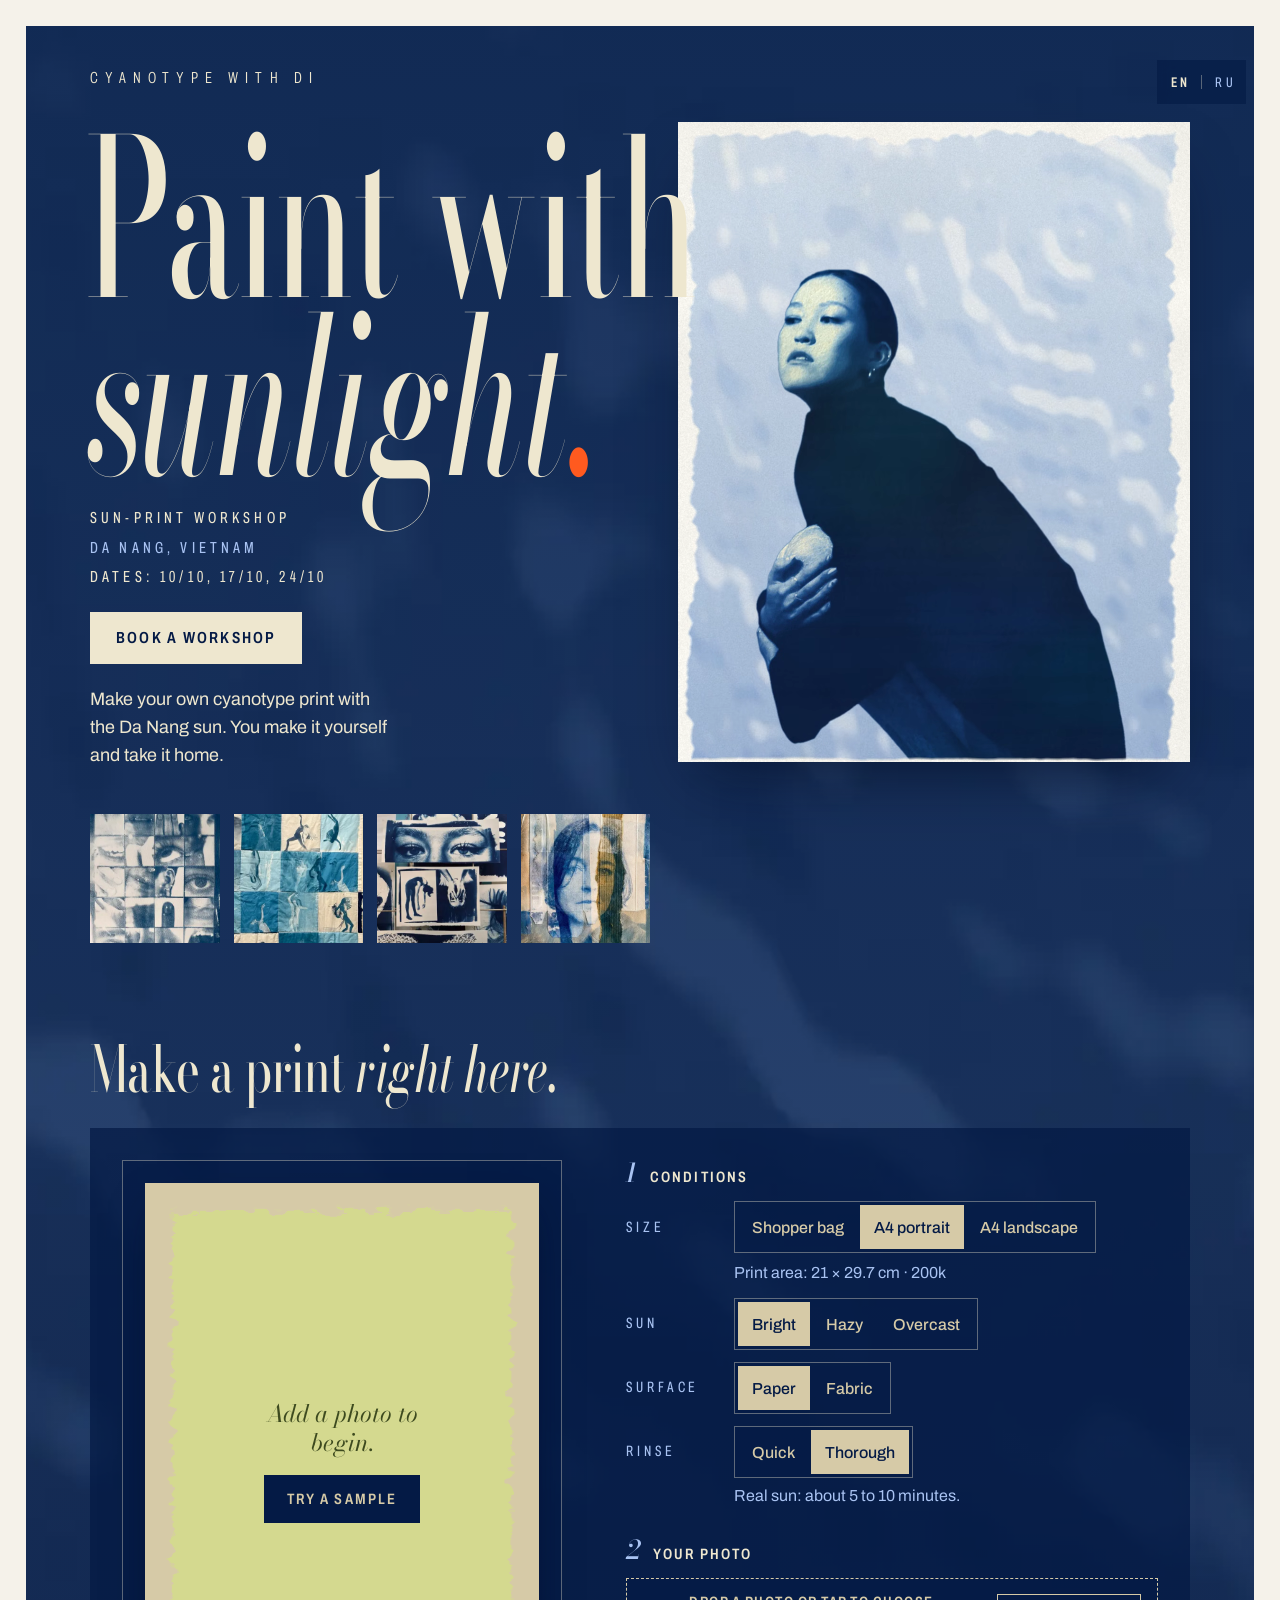
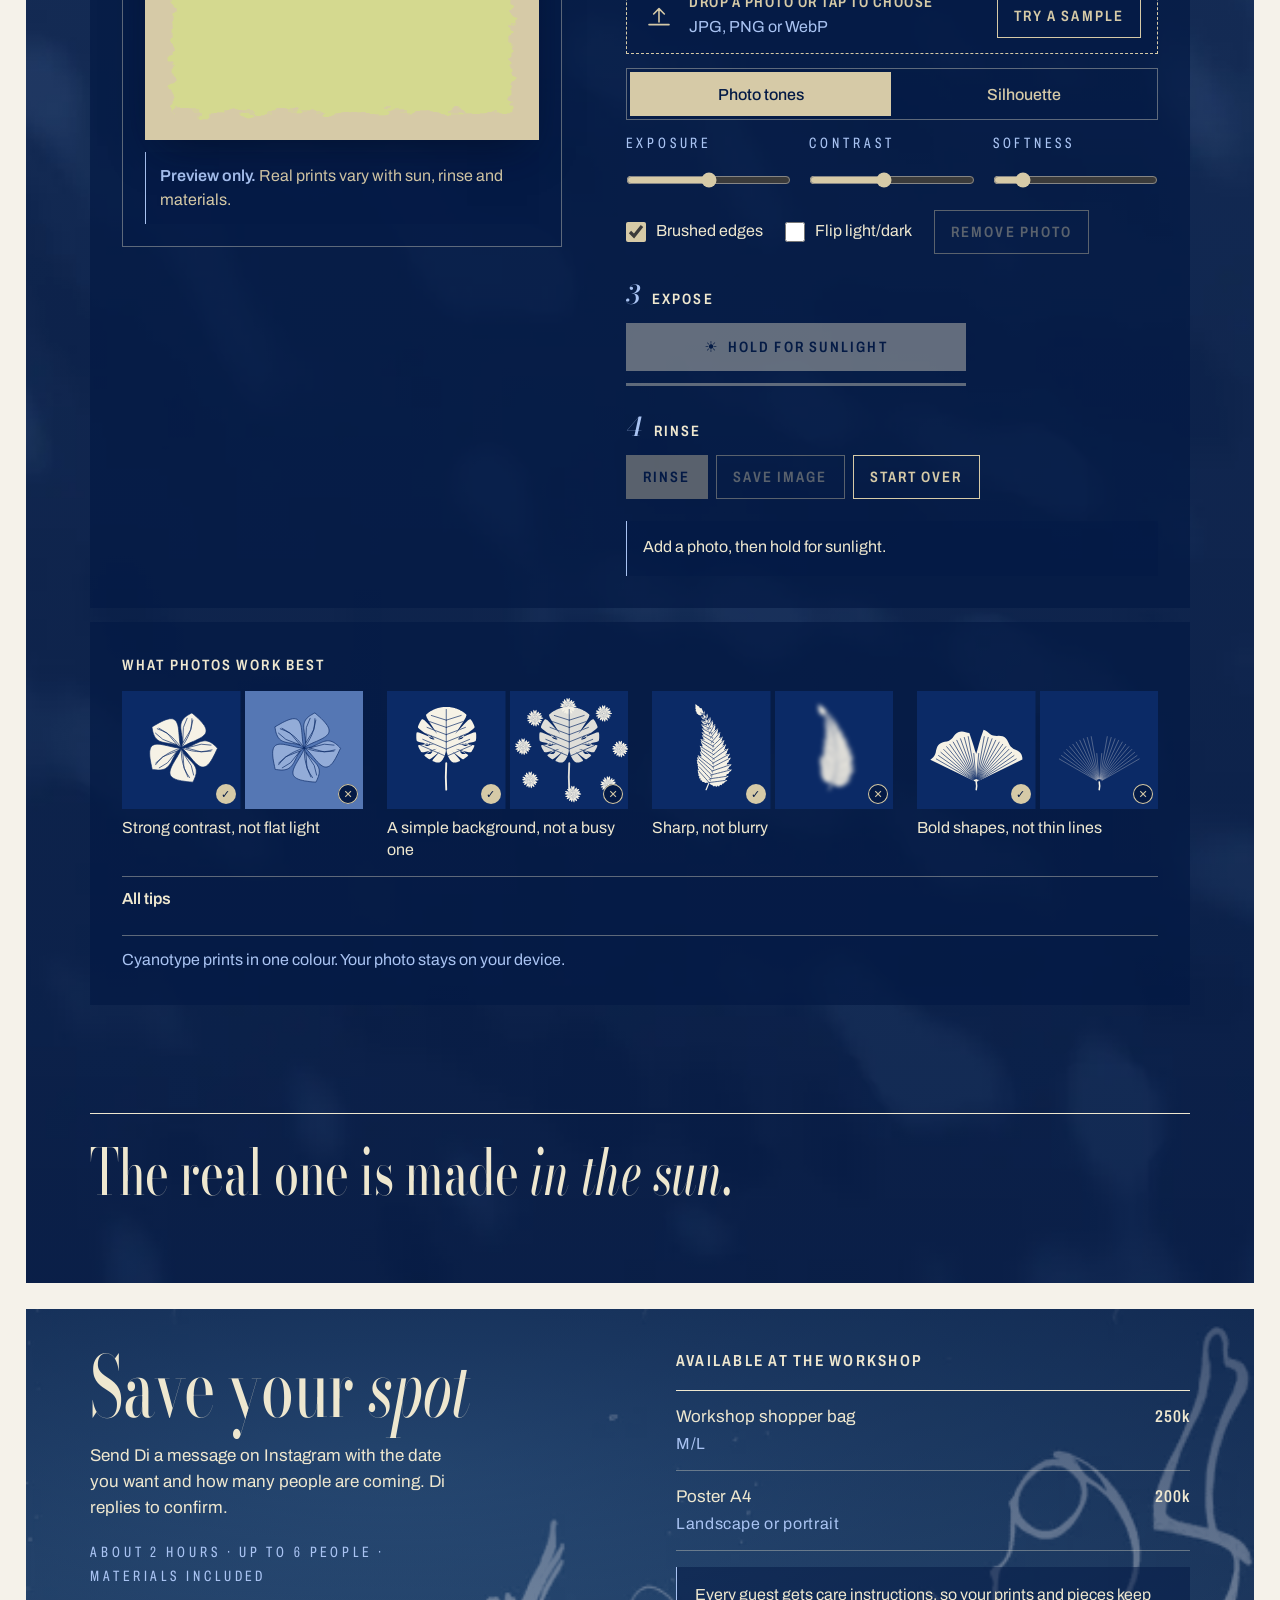
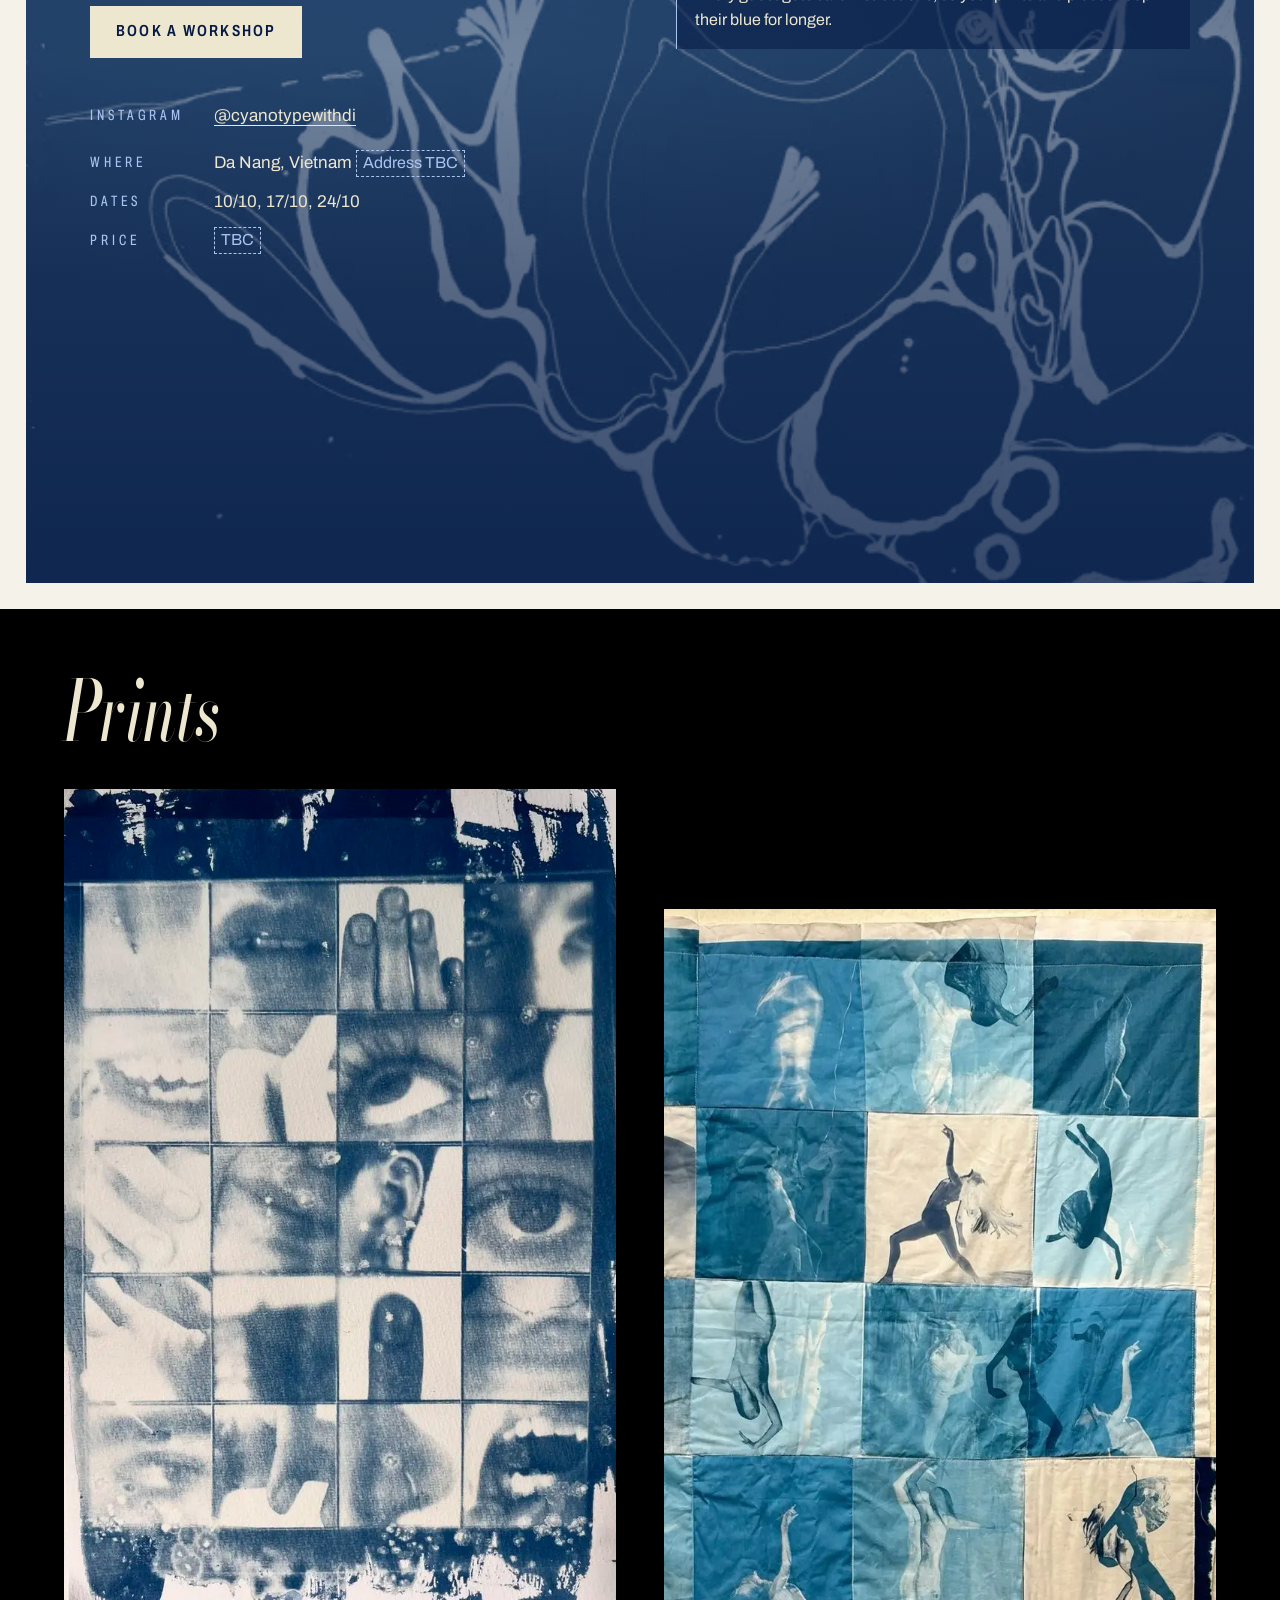
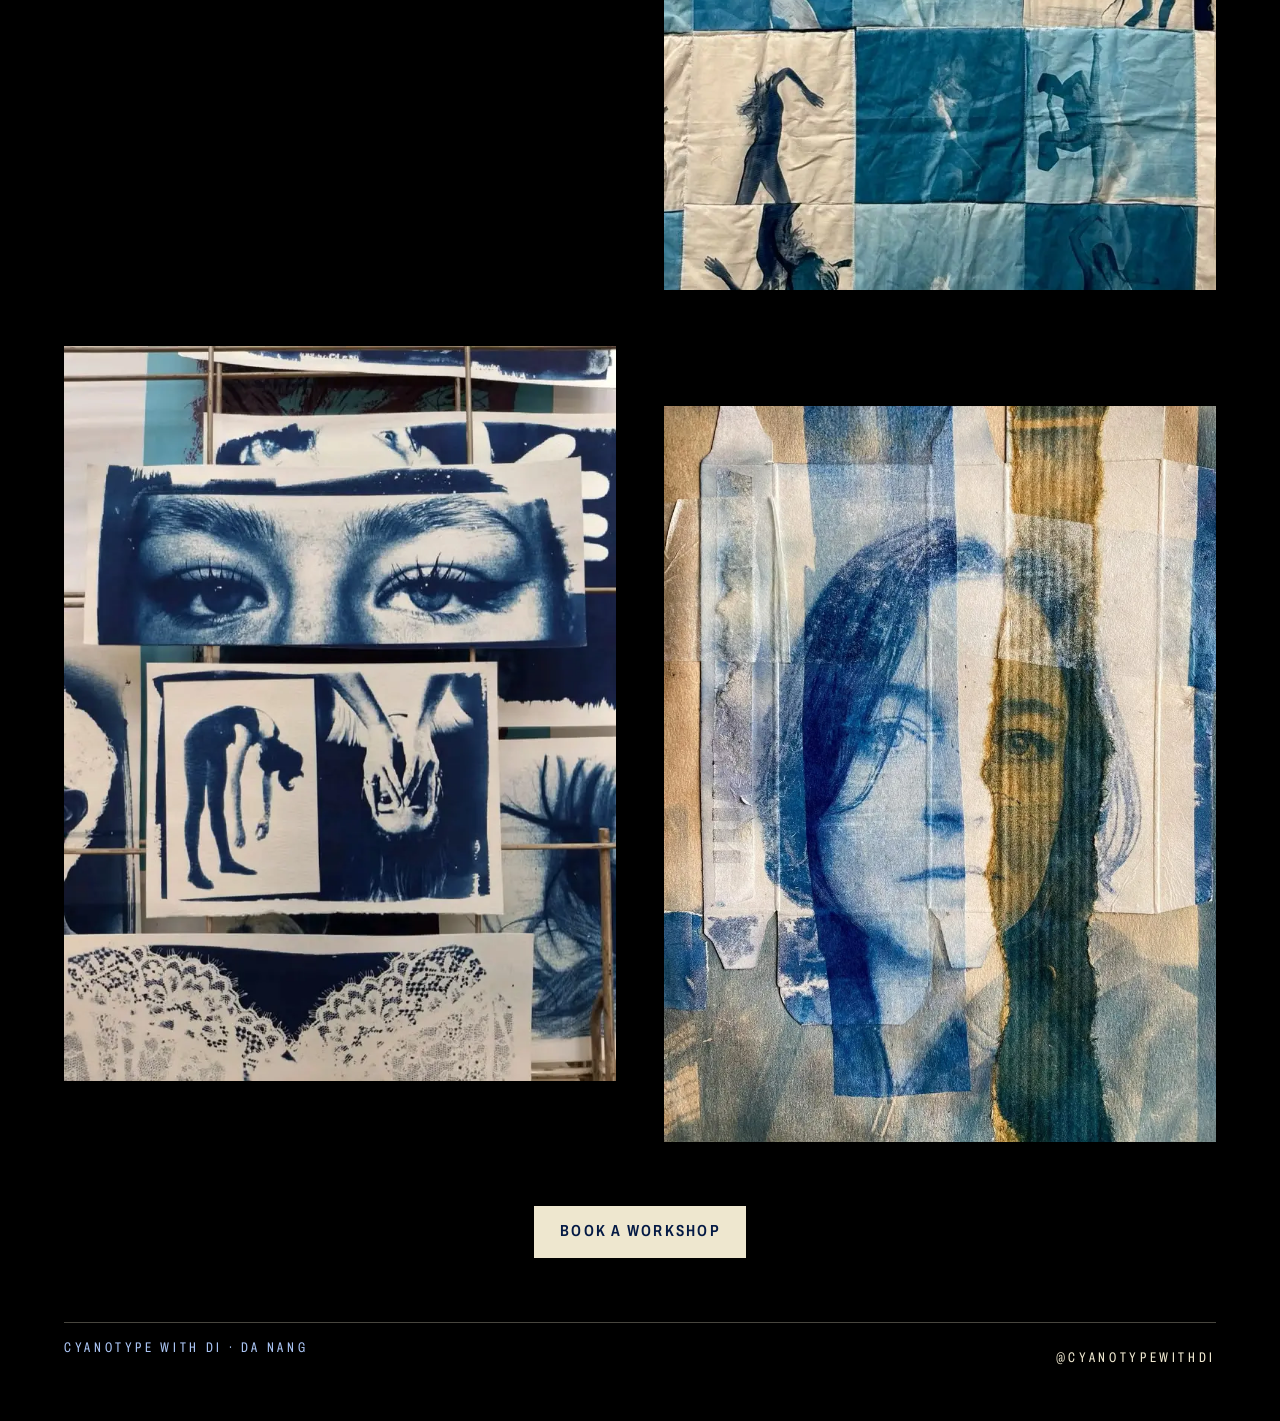
<file: new langding page for Di/index.html>
<!doctype html>
<html lang="en">
<head>
<meta charset="utf-8">
<meta name="viewport" content="width=device-width, initial-scale=1, viewport-fit=cover">
<title>Paint with sunlight · Cyanotype with Di</title>
<meta name="description" content="Make your own cyanotype print with the Da Nang sun. A sun-print workshop by Cyanotype with Di.">
<meta property="og:type" content="website">
<meta property="og:title" content="Paint with sunlight · Cyanotype with Di">
<meta property="og:description" content="Make your own cyanotype print with the Da Nang sun. A sun-print workshop by Cyanotype with Di.">
<meta property="og:image" content="https://cyanotype-withdi.netlify.app/og-image.jpg">
<meta property="og:url" content="https://cyanotype-withdi.netlify.app/">
<meta name="twitter:card" content="summary_large_image">
<meta name="theme-color" content="#163359">
<link rel="preload" href="hero/water-dark.webp" as="image" fetchpriority="high">
<link rel="preload" href="fonts/bodoni-moda.woff2" as="font" type="font/woff2" crossorigin>
<link rel="preload" href="fonts/archivo.woff2" as="font" type="font/woff2" crossorigin>
<!-- shared/tokens.css + print-playground.css + photo-lab.css, merged and minified (command in NOTES.md) -->
<link rel="stylesheet" href="shared/tools.min.css">
<link rel="icon" href="data:image/svg+xml,%3Csvg xmlns='http://www.w3.org/2000/svg' viewBox='0 0 32 32'%3E%3Crect width='32' height='32' rx='6' fill='%23163359'/%3E%3Ccircle cx='16' cy='16' r='7' fill='%23eee7cf'/%3E%3Ccircle cx='23' cy='23' r='3' fill='%23ff5a1f'/%3E%3C/svg%3E">
<style>
/* Fonts from gig-2: Bodoni Moda (title) + Archivo (labels, body). Latin subsets, self-hosted in fonts/. */
@font-face { font-family: 'Bodoni Moda'; font-style: normal; font-weight: 400 900; font-display: swap; src: url(fonts/bodoni-moda.woff2) format('woff2'); }
@font-face { font-family: 'Bodoni Moda'; font-style: italic; font-weight: 400 900; font-display: swap; src: url(fonts/bodoni-moda-italic.woff2) format('woff2'); }
@font-face { font-family: 'Archivo'; font-style: normal; font-weight: 100 900; font-stretch: 62% 125%; font-display: swap; src: url(fonts/archivo.woff2) format('woff2'); }

/* Russian: gig-2 fonts have no Cyrillic, so RU uses the closest Google Fonts (Latin + Cyrillic subsets) */
@font-face { font-family: 'Playfair Display'; font-style: normal; font-weight: 400 900; font-display: swap; src: url(fonts/playfair-display.woff2) format('woff2'); }
@font-face { font-family: 'Playfair Display'; font-style: italic; font-weight: 400 900; font-display: swap; src: url(fonts/playfair-display-italic.woff2) format('woff2'); }
@font-face { font-family: 'Roboto Flex'; font-style: normal; font-weight: 300 700; font-stretch: 60% 100%; font-display: swap; src: url(fonts/roboto-flex.woff2) format('woff2'); }

:root {
  /* palette sampled from gig-2 */
  --navy: #041a45;    /* scrims */
  --print: #163359;   /* the print blue, lower half */
  --mid: #2e5883;     /* lit blue around the sun */
  --cream: #eee7cf;   /* type */
  --pale: #a9c3f2;    /* second type tone */
  --hot: #ff5a1f;     /* the one full stop */
  --paper: #d6caa7;   /* the poster's paper margin */
  --frame: #f5f2ea;   /* the whiter outline round every section */
  --black: #000;
  --serif: 'Bodoni Moda', 'Didot', 'Bodoni 72', Georgia, serif;
  --sans: 'Archivo', 'Arial Narrow', system-ui, sans-serif;
  --gut: 20px;
  --margin: 10px;     /* paper margin round the blue "print" sections */
}
*, *::before, *::after { box-sizing: border-box; }
html { -webkit-text-size-adjust: 100%; scroll-behavior: smooth; }
body { margin: 0; background: var(--frame); color: var(--cream); font-family: var(--sans); font-size: 16px; line-height: 1.55; }
img { display: block; max-width: 100%; height: auto; }
a { color: inherit; }
h1, h2, h3, p, ul, figure { margin: 0; }
ul { padding: 0; list-style: none; }

/* ---------- the print sections (1 and 2) ---------- */
.print { position: relative; isolation: isolate; overflow: hidden; overflow: clip; margin: var(--margin) var(--margin) 0; padding: 28px var(--gut) 56px;
  background: radial-gradient(120% 70% at 30% 18%, var(--mid), var(--print) 70%); min-height: calc(100svh - var(--margin)); }
.print + .print { margin-top: var(--margin); }
/* GIF printed like a photogram: lines become bare paper on the blue */
.print > .gif { position: absolute; inset: 0; z-index: -2; filter: invert(1) contrast(1.1); mix-blend-mode: screen; opacity: .32; background-position: center; }
/* soft navy overlay so text reads over the GIF, like the poster's scrims */
.print::before { content: ''; position: absolute; inset: 0; z-index: -1;
  background: linear-gradient(rgba(4,26,69,.55), rgba(4,26,69,.22) 40%, rgba(4,26,69,.62)); }
.s1 > .gif { background: url("hero/water-dark.webp") center / cover no-repeat; filter: none; mix-blend-mode: normal; opacity: 1; }
/* the moving background loads only when the booking section comes near (see the script at the end) */
.s2.near > .gif { background-image: url("img/bg-2.webp"); }
.s2 > .gif { background-size: cover; background-repeat: no-repeat; opacity: .5; }


/* type system from gig-2 */
.series { font-stretch: 62%; font-weight: 300; font-size: 14px; letter-spacing: .44em; text-transform: uppercase; }
.caps { font-stretch: 62%; font-weight: 400; font-size: 16px; line-height: 1.6; letter-spacing: .26em; text-transform: uppercase; }
.title { font-family: var(--serif); font-weight: 500; line-height: .8; letter-spacing: -.01em; white-space: nowrap; }
.title span { display: block; width: max-content; transform: scaleX(.62); transform-origin: 0 0; }
.title em { font-style: italic; }
.title b { color: var(--hot); font-weight: 500; }
.h2 { font-family: var(--serif); font-weight: 500; font-size: clamp(44px, 12vw, 84px); line-height: .9; letter-spacing: -.01em; }
.h2 span { display: inline-block; transform: scaleX(.7); transform-origin: 0 0; width: max-content; }
.h3 { font-stretch: 75%; font-weight: 600; font-size: 16px; letter-spacing: .14em; text-transform: uppercase; }
.rule { height: 1.5px; background: var(--cream); opacity: .9; }
.pale { color: var(--pale); }

.btn { display: inline-flex; align-items: center; justify-content: center; min-height: 52px; padding: 0 26px; background: var(--cream); color: var(--navy);
  font-stretch: 75%; font-weight: 600; font-size: 16px; letter-spacing: .14em; text-transform: uppercase; text-decoration: none; transition: background .25s; }
.btn:hover { background: #fff; }
.btn:focus-visible, .thumb:focus-visible, .lb button:focus-visible { outline: 2px solid var(--pale); outline-offset: 3px; }


/* ---------- section 1 ---------- */
.s1 .head { display: grid; grid-template-columns: minmax(0, 1fr); gap: 22px; }
/* the moving print: Di over cyanotype water, 4:5. On phones it sits on top and fades into the blue; the title overlaps her coat */
.hero-print { position: relative; z-index: 0; order: 1; width: 100%; max-width: 520px; aspect-ratio: 4 / 5; margin: 0; background: #e9ecee;
  -webkit-mask-image: linear-gradient(#000 74%, transparent 99%); mask-image: linear-gradient(#000 74%, transparent 99%); }
.hero-print video { display: block; width: 100%; height: 100%; object-fit: cover; }
.s1 .title { position: relative; z-index: 1; order: 2; font-size: clamp(88px, 25vw, 300px); margin: -26vw 0 0 -4px; text-shadow: 0 2px 30px rgba(4,26,69,.55); }
.s1 .head .series { order: 0; }
.s1 .side { display: contents; }
.s1 .cta { order: 3; }
.s1 .facts { order: 4; }
.s1 .lead { order: 5; }
.s1 .title span + span { margin-top: .02em; }
.s1 .facts { display: grid; gap: 4px; }
.s1 .lead { font-size: 18px; max-width: 30ch; }
.s1 .cta { display: grid; gap: 10px; justify-items: start; }

.mini { margin-top: 44px; }
.mini ul { display: grid; grid-template-columns: repeat(4, 1fr); gap: 8px; }
.thumb { display: block; width: 100%; padding: 0; border: 0; background: var(--cream); cursor: zoom-in; aspect-ratio: 3 / 4; overflow: hidden; }
.thumb img { width: 100%; height: 100%; object-fit: cover; transition: transform .6s cubic-bezier(.2,.7,.2,1); }
.thumb:hover img { transform: scale(1.04); }

.try { margin-top: 48px; display: grid; gap: 28px; }
.play { margin-top: 24px; }
/* phones: the page behind the photo editor does not scroll (body is also pinned in place by the script) */
html.ed-lock { overflow: hidden; }
.note { font-size: 16px; color: var(--pale); }
/* after the playground: the preview hands over to the real thing */
.nudge { display: grid; gap: 22px; justify-items: start; margin-top: 56px; padding-top: 28px; border-top: 1.5px solid var(--cream); }
.nudge p { font-family: var(--serif); font-weight: 500; font-size: clamp(36px, 9vw, 64px); line-height: .95; }
.nudge p { min-width: 0; }
.nudge p span { display: block; width: calc(100% / .7); transform: scaleX(.7); transform-origin: 0 0; }
.end { display: flex; justify-content: center; margin-top: 64px; }
/* sticky Book bar on phones; hidden at the hero CTA and the booking section */
.sticky-book { position: fixed; z-index: 30; left: 0; right: 0; bottom: 0; padding: 10px 16px calc(10px + env(safe-area-inset-bottom)); background: rgba(4,26,69,.9); -webkit-backdrop-filter: blur(8px); backdrop-filter: blur(8px);
  transform: translateY(110%); transition: transform .35s cubic-bezier(.2,.7,.2,1); }
.sticky-book .btn { width: 100%; }
.sticky-book.on { transform: none; }

/* ---------- section 2 ---------- */
.s2 .grid { display: grid; grid-template-columns: minmax(0, 1fr); gap: 40px; }
.s2 .intro { display: grid; gap: 18px; margin-top: 18px; max-width: 36ch; font-size: 17px; }
.shop-panel { display: grid; gap: 16px; }
.contacts { display: grid; gap: 12px; }
.contacts div { display: grid; grid-template-columns: 112px 1fr; gap: 12px; align-items: baseline; }
.contacts dt { font-stretch: 62%; letter-spacing: .26em; text-transform: uppercase; color: var(--pale); font-size: 15px; }
.contacts dd { margin: 0; font-size: 17px; }
.contacts a, .foot a { display: inline-flex; align-items: center; min-height: 44px; text-underline-offset: 4px; }
.contacts div { align-items: center; }
.tbc { display: inline-block; border: 1px dashed var(--pale); padding: 0 6px; color: var(--pale); font-size: 16px; }

.shop { display: grid; gap: 12px; }
.price { display: grid; grid-template-columns: 1fr auto; gap: 12px; padding: 13px 0; border-bottom: 1px solid rgba(238,231,207,.35); font-size: 17px; }
.price:first-child { border-top: 1.5px solid var(--cream); }
.price strong { font-stretch: 75%; font-weight: 600; letter-spacing: .06em; white-space: nowrap; }
.price small { display: block; margin-top: 2px; font-size: 16px; color: var(--pale); letter-spacing: .04em; }
.care { padding: 16px 18px; background: rgba(4,26,69,.55); border-left: 1.5px solid var(--pale); font-size: 16px; }

/* ---------- section 3 ---------- */
.s3 { background: var(--black); margin-top: var(--margin); padding: 64px var(--gut) 40px; }
.s3 .h2 { max-width: 1240px; margin: 0 auto; }
.gallery { display: grid; gap: 40px; margin: 40px auto 0; max-width: 1240px; }
.gallery .thumb { aspect-ratio: auto; background: #111; }
.gallery .thumb img { height: auto; }
.foot { display: flex; flex-wrap: wrap; justify-content: space-between; gap: 8px 24px; max-width: 1240px; margin: 64px auto 0; padding-top: 14px; border-top: 1px solid rgba(238,231,207,.3); color: var(--pale); }
.foot a { color: var(--cream); text-decoration: none; }

html[lang="ru"] { --serif: 'Playfair Display', Georgia, serif; --sans: 'Roboto Flex', 'Arial Narrow', system-ui, sans-serif; }
/* Russian hero title: Playfair's descenders (ц, у, р, д, щ) drop further, so give them room below each line */
html[lang="ru"] .s1 .title { line-height: .9; padding-bottom: .25em; }
html[lang="ru"] .s1 .facts { position: relative; z-index: 2; }

/* ---------- language switch ---------- */
.lang { position: fixed; z-index: 40; top: calc(var(--margin) + 8px); right: calc(var(--margin) + 8px); display: flex; align-items: center; background: rgba(4,26,69,.62); -webkit-backdrop-filter: blur(6px); backdrop-filter: blur(6px); }
.lang button { min-width: 44px; min-height: 44px; padding: 0 6px; border: 0; background: none; color: var(--pale); font: 400 14px var(--sans); font-stretch: 62%; letter-spacing: .26em; text-indent: .26em; cursor: pointer; }
.lang button[aria-pressed="true"] { color: var(--cream); font-weight: 600; }
.lang button:hover { color: var(--cream); }
.lang button:focus-visible { outline: 2px solid var(--pale); outline-offset: -4px; }
.lang i { width: 1px; height: 14px; background: rgba(238,231,207,.35); }

/* ---------- lightbox ---------- */
.lb { position: fixed; inset: 0; z-index: 50; display: none; place-items: center; background: rgba(0,0,0,.94); padding: 56px 12px 72px; }
.lb.open { display: grid; }
.lb img { max-width: 100%; max-height: 100%; width: auto; height: auto; object-fit: contain; }
.lb button { position: absolute; width: 48px; height: 48px; border: 0; background: none; color: var(--cream); font: 300 30px/1 var(--sans); cursor: pointer; }
.lb .x { top: 6px; right: 6px; }
.lb .prev { bottom: 12px; left: calc(50% - 64px); }
.lb .next { bottom: 12px; left: calc(50% + 16px); }
.lb .count { position: absolute; top: 18px; left: 18px; font-size: 14px; color: var(--pale); }

/* ---------- tablet / desktop ---------- */
@media (min-width: 720px) {
  :root { --gut: 44px; --margin: 18px; }
  .series { font-size: 16px; }
  .print { padding-top: 40px; padding-bottom: 80px; }
  .mini ul { gap: 14px; }
  .sticky-book { display: none; }
  .nudge { grid-template-columns: 1fr auto; align-items: end; margin-top: 80px; }
  .gallery { grid-template-columns: 1fr 1fr; gap: 56px 48px; align-items: start; }
  .gallery li:nth-child(2) { margin-top: 120px; }
  .gallery li:nth-child(4) { margin-top: 60px; }
}
@media (min-width: 1000px) {
  :root { --gut: 64px; --margin: 26px; }
  html { scroll-snap-type: y proximity; }
  .print, .s3 { scroll-snap-align: start; }
  .s1 .head { grid-template-columns: minmax(0, 1fr) min(40vw, 540px); grid-template-rows: auto auto auto 1fr; align-items: start; column-gap: 48px; }
  .s1 .head .series { grid-column: 1; grid-row: 1; }
  .hero-print { grid-column: 2; grid-row: 1 / span 4; margin-top: 56px; max-width: none; -webkit-mask-image: none; mask-image: none; box-shadow: 0 30px 60px -24px rgba(2,12,34,.7); }
  .s1 .title { grid-column: 1; grid-row: 2; font-size: min(17vw, 240px); margin: 18px 0 0 -4px; text-shadow: none; }
  .s1 .facts { grid-column: 1; grid-row: 3; }
  .s1 .side { grid-column: 1; grid-row: 4; display: grid; gap: 22px; align-content: start; }
  .play { margin-top: 48px; }
  .s2 .grid { grid-template-columns: minmax(0, 1fr) minmax(0, 1fr); column-gap: 72px; align-items: start; }
  .mini ul { max-width: 560px; }
  .mini .thumb { aspect-ratio: 1; }
  .lb { padding: 64px 96px; }
  .lb .prev, .lb .next { bottom: auto; top: 50%; margin-top: -24px; }
  .lb .prev { left: 24px; }
  .lb .next { left: auto; right: 24px; }
}
@media (prefers-reduced-motion: reduce) {
  html { scroll-behavior: auto; }
  .s2 > .gif { background-image: none !important; }
  .thumb img { transition: none; }
  .sticky-book { transition: none; }
}
</style>
</head>
<body>
<nav class="lang" aria-label="Language" data-i18n-attr="aria-label:ui_lang">
  <button type="button" data-lang="en" lang="en" aria-pressed="true">EN</button><i aria-hidden="true"></i><button type="button" data-lang="ru" lang="ru" aria-pressed="false">RU</button>
</nav>

<!-- SECTION 1: try it yourself + mini gallery -->
<section class="print s1" id="top" aria-labelledby="t1">
  <div class="gif" aria-hidden="true"></div>

  <header class="head">
    <p class="series">Cyanotype with Di</p>
    <figure class="hero-print">
      <video muted loop playsinline preload="none" poster="hero/di-water-poster.webp" width="1080" height="1350" aria-label="Cyanotype print of Di over water ripples" data-i18n-attr="aria-label:hero_v">
        <source src="hero/di-water-720.mp4" type="video/mp4" media="(max-width: 700px)">
        <source src="hero/di-water-1080.webm" type='video/webm; codecs="av01.0.08M.08"'>
        <source src="hero/di-water-1080.mp4" type="video/mp4">
      </video>
    </figure>
    <h1 class="title" id="t1" data-i18n-html="h1"><span>Paint with</span><span><em>sunlight</em><b>.</b></span></h1>
    <div class="facts caps">
      <span data-i18n="f_kind">Sun-print workshop</span>
      <span class="pale">Da Nang, Vietnam</span>
      <span><span data-i18n="f_dates">Dates:</span> 10/10, 17/10, 24/10</span>
    </div>
    <div class="side">
      <p class="lead" data-i18n="lead">Make your own cyanotype print with the Da Nang sun. You make it yourself and take it home.</p>
      <div class="cta">
        <a class="btn" href="https://www.instagram.com/cyanotypewithdi/" target="_blank" rel="noopener" data-i18n="cta">Book a workshop</a>
      </div>
    </div>
  </header>

  <div class="mini" aria-label="Example prints" data-i18n-attr="aria-label:mini_l">
    <ul>
      <li><button class="thumb" data-i="0" aria-label="Open example print 1" data-i18n-attr="aria-label:mini_o1"><img data-i18n-attr="alt:alt1" src="img/print-1-sm.webp" alt="Cyanotype grid of close-up face and hand photos" width="360" height="529"></button></li>
      <li><button class="thumb" data-i="1" aria-label="Open example print 2" data-i18n-attr="aria-label:mini_o2"><img data-i18n-attr="alt:alt2" src="img/print-2-sm.webp" alt="Patchwork of cyanotype fabric squares with dancing figures" width="360" height="640"></button></li>
      <li><button class="thumb" data-i="2" aria-label="Open example print 3" data-i18n-attr="aria-label:mini_o3"><img data-i18n-attr="alt:alt3" src="img/print-3-sm.webp" alt="Cyanotype prints of eyes and figures pinned to a rack" width="360" height="480"></button></li>
      <li><button class="thumb" data-i="3" aria-label="Open example print 4" data-i18n-attr="aria-label:mini_o4"><img data-i18n-attr="alt:alt4" src="img/print-4-sm.webp" alt="Layered cyanotype portrait on torn paper strips" width="360" height="480"></button></li>
    </ul>
  </div>

  <div class="try">
    <div class="play cy-section" id="try">
    <h2 data-i18n-html="try_h2">Make a print <em>right here.</em></h2>

      <div class="play-grid">
        <div class="stage">
          <div class="sheet-box">
          <div class="sheet-wrap">
          <svg id="sheet" viewBox="0 0 400 500" role="img" aria-label="Cyanotype paper" data-i18n-attr="aria-label:a_sheet">
            <defs>
              <pattern id="weave" width="5" height="5" patternUnits="userSpaceOnUse">
                <path d="M0 .5H5M0 3H5" stroke="rgba(255,255,255,.22)" stroke-width="1.1"/>
                <path d="M.5 0V5M3 0V5" stroke="rgba(0,0,0,.16)" stroke-width="1.1"/>
              </pattern>
              <!-- ragged brush edge for the empty, freshly coated sheet -->
              <filter id="coat" x="-5%" y="-5%" width="110%" height="110%">
                <feTurbulence type="fractalNoise" baseFrequency=".035 .09" numOctaves="3" seed="4"/>
                <feDisplacementMap in="SourceGraphic" scale="22"/>
              </filter>
            </defs>
            <rect id="paperRect" width="400" height="500" fill="#d4d98f"/>
            <rect id="overlay" width="400" height="500" fill="#1b4fa8" style="opacity:0"/>
            <image id="photoImg" width="400" height="500" preserveAspectRatio="none" style="display:none"/>
            <rect id="weaveRect" width="400" height="500" fill="url(#weave)" style="opacity:0;pointer-events:none"/>
          </svg>
          <div class="sheet-hint" id="sheetHint">
            <p data-i18n="sheet_hint">Add a photo to begin.</p>
            <button type="button" class="btn btn-dark" id="sheetSample" data-i18n="sample">Try a sample</button>
          </div>
          </div>
          </div>
          <!-- phones: reopens the full-screen photo editor (it also opens by itself after a photo or the sample loads) -->
          <button type="button" class="btn btn-dark adjust-btn" id="adjustBtn" aria-controls="editor" aria-expanded="false" data-i18n="adjust">Adjust</button>
          <p class="warn warn-inline"><b data-i18n="warn_tag">Preview only.</b> <span data-i18n="warn_short">Real prints vary with sun, rinse and materials.</span></p>
        </div>

        <div class="panel" id="panel">
          <div class="sheet-head"><span class="grab" aria-hidden="true"></span></div>
          <div class="panel-body">
          <div class="step-label" style="margin-top:0"><b>1</b><span data-i18n="p_step0">Choose your conditions</span></div>
          <div class="conds">
            <div class="cond"><span data-i18n="cd_size">Size</span>
              <div class="seg" role="radiogroup" data-cond="size">
                <button role="radio" aria-checked="false" data-v="tote" data-i18n="sz_tote">Shopper bag</button>
                <button role="radio" aria-checked="true" data-v="a4" data-i18n="sz_a4">A4 portrait</button>
                <button role="radio" aria-checked="false" data-v="a4l" data-i18n="sz_a4l">A4 landscape</button>
              </div>
            </div>
            <p class="hint" id="sizeInfo" style="margin-top:-4px;min-height:0"></p>
            <div class="cond"><span data-i18n="cd_sun">Sun</span>
              <div class="seg" role="radiogroup" data-cond="sun">
                <button role="radio" aria-checked="true" data-v="bright" data-i18n="cd_bright">Bright</button>
                <button role="radio" aria-checked="false" data-v="hazy" data-i18n="cd_hazy">Hazy</button>
                <button role="radio" aria-checked="false" data-v="cloud" data-i18n="cd_cloud">Overcast</button>
              </div>
            </div>
            <div class="cond"><span data-i18n="cd_surface">Surface</span>
              <div class="seg" role="radiogroup" data-cond="surface">
                <button role="radio" aria-checked="true" data-v="paper" data-i18n="cd_paper">Cotton paper</button>
                <button role="radio" aria-checked="false" data-v="fabric" data-i18n="cd_fabric">Fabric</button>
              </div>
            </div>
            <div class="cond"><span data-i18n="cd_rinse">Rinse</span>
              <div class="seg" role="radiogroup" data-cond="rinse">
                <button role="radio" aria-checked="false" data-v="quick" data-i18n="cd_quick">Quick</button>
                <button role="radio" aria-checked="true" data-v="full" data-i18n="cd_full">Thorough</button>
              </div>
            </div>
          </div>
          <p class="hint" id="sunHint"></p>

          <div class="step-label"><b>2</b><span data-i18n="p_step1">Your photo</span></div>
          <!-- the sample button sits outside the label: a button inside a <label> can trigger the file picker instead on some phones -->
          <div class="drop" id="drop">
            <label class="drop-pick">
              <input type="file" id="photoFile" accept="image/*" hidden>
              <svg viewBox="0 0 48 48" width="32" height="32" aria-hidden="true"><path d="M24 33V13m0 0-8 8m8-8 8 8M9 37h30" fill="none" stroke="currentColor" stroke-width="2.4" stroke-linecap="round" stroke-linejoin="round"/></svg>
              <span class="drop-text"><b data-i18n="drop_t">Drop a photo or tap to choose</b>
              <small data-i18n="drop_s">JPG, PNG or WebP</small></span>
            </label>
            <button type="button" class="btn btn-line btn-sm" id="sampleBtn" data-i18n="sample">Try a sample</button>
          </div>
          <div class="photo-ctl">
            <div class="seg wide" role="radiogroup" data-lab="mode">
              <button role="radio" aria-checked="true" data-v="tones" data-i18n="m_tones">Photo tones</button>
              <button role="radio" aria-checked="false" data-v="sil" data-i18n="m_sil">Silhouette</button>
            </div>
            <div class="sliders">
              <label class="slider"><span data-i18n="l_exp">Exposure</span><input type="range" id="lExp" min="-100" max="100" value="0"></label>
              <label class="slider"><span data-i18n="l_con">Contrast</span><input type="range" id="lCon" min="40" max="220" value="120"></label>
              <label class="slider"><span data-i18n="l_soft">Softness</span><input type="range" id="lSoft" min="0" max="40" value="6"></label>
            </div>
            <div class="toggles">
              <label><input type="checkbox" id="lBrush" checked> <span data-i18n="l_brush">Brushed edges</span></label>
              <label><input type="checkbox" id="lInv"> <span data-i18n="l_inv">Flip light/dark</span></label>
              <button type="button" class="btn btn-line btn-sm" id="labClear" disabled data-i18n="lab_clear">Remove photo</button>
            </div>
          </div>
          </div>

          <div class="panel-foot">
          <div class="step-label"><b>3</b><span data-i18n="p_step2">Press and hold to expose to sun</span></div>
          <button class="btn sun-btn" id="sunBtn"><span aria-hidden="true">☀</span> <span data-i18n="sun">Hold for sunlight</span></button>
          <div class="meter" aria-hidden="true"><i id="meter"></i></div>

          <div class="step-label"><b>4</b><span data-i18n="p_step3">Rinse in water</span></div>
          <div class="final-actions">
            <button class="btn btn-dark btn-sm" id="rinseBtn" disabled data-i18n="rinse">Rinse</button>
            <button class="btn btn-line btn-sm" id="saveBtn" disabled data-i18n="save">Save as image</button>
            <button class="btn btn-line btn-sm" id="resetBtn" data-i18n="reset">Start over</button>
          </div>
          <p class="status" id="status" aria-live="polite"></p>
          </div>
        </div>
      </div>

      <div class="guide-box" id="labGuide">
        <h3 data-i18n="lg_t">What photos work best</h3>
        <div class="tips" id="labTips"></div>
        <details class="tips-more">
          <summary data-i18n="lg_more">All tips</summary>
          <div class="gb-cols">
            <div><b class="good" data-i18n="lg_good">Works well</b>
              <ul>
                <li data-i18n="lg_g1">Strong contrast between light and dark</li>
                <li data-i18n="lg_g2">A clear subject on a simple background</li>
                <li data-i18n="lg_g3">Portraits lit from the side or by a window</li>
                <li data-i18n="lg_g4">Silhouettes, shadows, shapes and architecture</li>
                <li data-i18n="lg_g5">Plants, flowers and landscapes with clear layers</li>
                <li data-i18n="lg_g6">Black and white or low-colour photos</li>
                <li data-i18n="lg_g7">Bold text, logos and line drawings (use Silhouette)</li>
                <li data-i18n="lg_g8">Sharp, high resolution images (1000 px or more)</li>
              </ul>
            </div>
            <div><b class="bad" data-i18n="lg_bad">Works poorly</b>
              <ul>
                <li data-i18n="lg_b1">Very colourful photos: colours of similar brightness turn into the same blue</li>
                <li data-i18n="lg_b2">Subject and background of similar brightness, like a red flower on green leaves</li>
                <li data-i18n="lg_b3">Flat, foggy or low-contrast images</li>
                <li data-i18n="lg_b4">Very dark, night or washed-out bright photos</li>
                <li data-i18n="lg_b5">Busy scenes with lots of small detail</li>
                <li data-i18n="lg_b6">Soft gradients and fine textures, especially on fabric</li>
                <li data-i18n="lg_b7">Small text and thin lines</li>
                <li data-i18n="lg_b8">Blurry or low resolution pictures</li>
                <li data-i18n="lg_b9">Colour portraits in flat light: faces look grey and blocked up</li>
              </ul>
            </div>
          </div>
        </details>
        <p class="gb-note" data-i18n="lg_note">Cyanotype prints in one colour. Your photo stays on your device.</p>
      </div>
  </div>
    <div class="nudge">
      <p data-i18n-html="nudge"><span>The real one is made <em>in the sun.</em></span></p>
    </div>
  </div>
</section>

<!-- SECTION 2: registration, shop, contacts -->
<section class="print s2" id="register" aria-labelledby="t2">
  <div class="gif" aria-hidden="true"></div>

  <div class="grid">
    <div>
      <h2 class="h2" id="t2" data-i18n-html="reg_t"><span>Save your <em>spot</em></span></h2>
      <div class="intro">
        <p data-i18n="reg_p">Send Di a message on Instagram with the date you want and how many people are coming. Di replies to confirm.</p>
        <p class="caps pale" style="font-size:15px" data-i18n="facts2">About 2 hours · up to 6 people · materials included</p>
        <div><a class="btn" href="https://www.instagram.com/cyanotypewithdi/" target="_blank" rel="noopener" data-i18n="cta">Book a workshop</a></div>
      </div>
      <dl class="contacts" style="margin-top:36px">
        <div><dt>Instagram</dt><dd><a href="https://www.instagram.com/cyanotypewithdi/" target="_blank" rel="noopener">@cyanotypewithdi</a></dd></div>
        <div><dt data-i18n="c_where">Where</dt><dd>Da Nang, Vietnam <span class="tbc" data-i18n="tbc_addr">Address TBC</span></dd></div>
        <div><dt data-i18n="c_dates">Dates</dt><dd>10/10, 17/10, 24/10</dd></div>
        <div><dt data-i18n="c_price">Price</dt><dd><span class="tbc" data-i18n="tbc_one">TBC</span></dd></div>
      </dl>
    </div>

    <div class="shop-panel">
      <h3 class="h3" data-i18n="shop_t">Available at the workshop</h3>
      <ul class="shop" style="gap:0">
        <li class="price"><span><span data-i18n="i_bag">Workshop shopper bag</span><small>M/L</small></span><strong>250k</strong></li>
        <li class="price"><span><span data-i18n="i_a4">Poster A4</span><small data-i18n="i_a4_s">Landscape or portrait</small></span><strong>200k</strong></li>
      </ul>
      <p class="care">
        <span data-i18n="care">Every guest gets care instructions, so your prints and pieces keep their blue for longer.</span>
      </p>
    </div>
  </div>
</section>

<!-- SECTION 3: gallery -->
<section class="s3" id="gallery" aria-labelledby="t3">
  <h2 class="h2" id="t3"><span data-i18n-html="g_t"><em>Prints</em></span></h2>
  <ul class="gallery">
    <li><button class="thumb" data-i="0" aria-label="Open print 1 larger" data-i18n-attr="aria-label:gal_o1"><img data-i18n-attr="alt:alt1" src="img/print-1.webp" alt="Cyanotype grid of close-up face and hand photos" width="735" height="1080" loading="lazy"></button></li>
    <li><button class="thumb" data-i="1" aria-label="Open print 2 larger" data-i18n-attr="aria-label:gal_o2"><img data-i18n-attr="alt:alt2" src="img/print-2.webp" alt="Patchwork of cyanotype fabric squares with dancing figures" width="736" height="1308" loading="lazy"></button></li>
    <li><button class="thumb" data-i="2" aria-label="Open print 3 larger" data-i18n-attr="aria-label:gal_o3"><img data-i18n-attr="alt:alt3" src="img/print-3.webp" alt="Cyanotype prints of eyes and figures pinned to a rack" width="736" height="981" loading="lazy"></button></li>
    <li><button class="thumb" data-i="3" aria-label="Open print 4 larger" data-i18n-attr="aria-label:gal_o4"><img data-i18n-attr="alt:alt4" src="img/print-4.webp" alt="Layered cyanotype portrait on torn paper strips" width="900" height="1200" loading="lazy"></button></li>
  </ul>
  <div class="end"><a class="btn" href="https://www.instagram.com/cyanotypewithdi/" target="_blank" rel="noopener" data-i18n="cta">Book a workshop</a></div>
  <footer class="foot caps" style="font-size:14px">
    <span>Cyanotype with Di · Da Nang</span>
    <a href="https://www.instagram.com/cyanotypewithdi/" target="_blank" rel="noopener">@cyanotypewithdi</a>
  </footer>
</section>

<!-- phones: booking stays one tap away between the hero and the booking section -->
<div class="sticky-book" aria-hidden="true"><a class="btn" href="https://www.instagram.com/cyanotypewithdi/" target="_blank" rel="noopener" tabindex="-1" data-i18n="cta">Book a workshop</a></div>

<!-- phones: full-screen photo editor. The print (.stage) and the settings (.panel) are moved in here while it is open -->
<div class="editor cy-section" id="editor" role="dialog" aria-modal="true" aria-label="Photo settings" data-i18n-attr="aria-label:ed_l" hidden>
  <div class="editor-bar"><button type="button" class="btn btn-dark btn-sm" id="sheetDone" data-i18n="done">Done</button></div>
</div>

<div class="lb" role="dialog" aria-modal="true" aria-label="Print viewer" data-i18n-attr="aria-label:lb_l" hidden>
  <span class="count caps"></span>
  <img alt="">
  <button class="x" aria-label="Close" data-i18n-attr="aria-label:lb_x">&times;</button>
  <button class="prev" aria-label="Previous print" data-i18n-attr="aria-label:lb_p">&larr;</button>
  <button class="next" aria-label="Next print" data-i18n-attr="aria-label:lb_n">&rarr;</button>
</div>

<script>
/* Language: English by default, Russian on request. The choice is remembered (storage may be blocked, so try/catch). */
(() => {
  let lang = 'en';
  try { const s = localStorage.getItem('di-lang'); if (s === 'en' || s === 'ru') lang = s; } catch (e) {}
  window.getLang = () => lang;
  window.setLang = l => { lang = l; try { localStorage.setItem('di-lang', l); } catch (e) {} };
})();
</script>
<script src="shared/shapes.js"></script>
<script src="shared/portable-core.js"></script>
<script src="print-playground/print-playground.i18n.js"></script>
<script src="photo-lab/photo-lab.i18n.js"></script>
<script src="photo-lab/photo-lab.js"></script>
<script src="print-playground/print-playground.js"></script>
<script>
/* Page text, English + Russian. The tools' English comes from their .i18n.js files; their Russian is here. */
(() => {
  const I = window.I18N; I.ru = I.ru || {};
  Object.assign(I.en, {
    doc_title: 'Paint with sunlight · Cyanotype with Di',
    doc_desc: 'Make your own cyanotype print with the Da Nang sun. A sun-print workshop by Cyanotype with Di.',
    ui_lang: 'Language',
    h1: '<span>Paint with</span><span><em>sunlight</em><b>.</b></span>',
    f_kind: 'Sun-print workshop', f_dates: 'Dates:', tbc_one: 'TBC', tbc_addr: 'Address TBC',
    lead: 'Make your own cyanotype print with the Da Nang sun. You make it yourself and take it home.',
    cta: 'Book a workshop',
    mini_l: 'Example prints',
    mini_o1: 'Open example print 1', mini_o2: 'Open example print 2', mini_o3: 'Open example print 3', mini_o4: 'Open example print 4',
    alt1: 'Cyanotype grid of close-up face and hand photos',
    alt2: 'Patchwork of cyanotype fabric squares with dancing figures',
    alt3: 'Cyanotype prints of eyes and figures pinned to a rack',
    alt4: 'Layered cyanotype portrait on torn paper strips',
    sz_tote: 'Shopper bag', sz_a4: 'A4 portrait', sz_a4l: 'A4 landscape',
    adjust: 'Adjust', done: 'Done', ed_l: 'Photo settings',
    nudge: '<span>The real one is made <em>in the sun.</em></span>',
    a_sheet: 'Cyanotype paper', u_cm: 'cm',
    reg_t: '<span>Save your <em>spot</em></span>',
    reg_p: 'Send Di a message on Instagram with the date you want and how many people are coming. Di replies to confirm.',
    facts2: 'About 2 hours · up to 6 people · materials included',
    c_where: 'Where', c_dates: 'Dates', c_price: 'Price',
    shop_t: 'Available at the workshop',
    i_bag: 'Workshop shopper bag', i_a4: 'Poster A4', i_a4_s: 'Landscape or portrait',
    care: 'Every guest gets care instructions, so your prints and pieces keep their blue for longer.',
    g_t: '<em>Prints</em>',
    gal_o1: 'Open print 1 larger', gal_o2: 'Open print 2 larger', gal_o3: 'Open print 3 larger', gal_o4: 'Open print 4 larger',
    lb_l: 'Print viewer', lb_x: 'Close', lb_p: 'Previous print', lb_n: 'Next print',
    hero_v: 'Cyanotype print of Di over water ripples'
  });
  Object.assign(I.ru, {
    doc_title: 'Рисуйте солнцем · Cyanotype with Di',
    doc_desc: 'Мастер-класс по солнечной печати от Cyanotype with Di. Вы делаете цианотипию сами и забираете её домой.',
    ui_lang: 'Язык',
    h1: '<span>Рисуйте</span><span><em>солнцем</em><b>.</b></span>',
    f_kind: 'Мастер-класс по солнечной печати', f_dates: 'Даты:', tbc_one: 'уточняется', tbc_addr: 'адрес уточняется',
    lead: 'Сделайте свою цианотипию под южным солнцем. Вы всё делаете сами и забираете работу домой.',
    cta: 'Записаться',
    mini_l: 'Примеры работ',
    mini_o1: 'Открыть пример 1', mini_o2: 'Открыть пример 2', mini_o3: 'Открыть пример 3', mini_o4: 'Открыть пример 4',
    alt1: 'Цианотипия: сетка из крупных снимков лица и рук',
    alt2: 'Лоскутное полотно из цианотипных квадратов ткани с танцующими фигурами',
    alt3: 'Цианотипные отпечатки глаз и фигур на стойке',
    alt4: 'Многослойный цианотипный портрет на рваных полосках бумаги',
    nudge: '<span>Настоящий отпечаток делают <em>на солнце.</em></span>',
    a_sheet: 'Бумага для цианотипии', u_cm: 'см',
    reg_t: '<span>Займите <em>место</em></span>',
    reg_p: 'Напишите Ди в Instagram: какая дата вам удобна и сколько вас будет. Ди ответит и подтвердит запись.',
    facts2: 'Около 2 часов · до 6 человек · материалы включены',
    c_where: 'Где', c_dates: 'Даты', c_price: 'Цена',
    shop_t: 'Можно купить на мастер-классе',
    i_bag: 'Шоппер с мастер-класса', i_a4: 'Постер A4', i_a4_s: 'Горизонтальный или вертикальный',
    care: 'Каждый гость получает памятку по уходу, чтобы отпечатки и вещи дольше оставались синими.',
    g_t: '<em>Работы</em>',
    gal_o1: 'Открыть работу 1 крупнее', gal_o2: 'Открыть работу 2 крупнее', gal_o3: 'Открыть работу 3 крупнее', gal_o4: 'Открыть работу 4 крупнее',
    lb_l: 'Просмотр работ', lb_x: 'Закрыть', lb_p: 'Предыдущая работа', lb_n: 'Следующая работа',
    hero_v: 'Цианотипия: Ди на фоне ряби на воде',

    /* print playground */
    try_h2: 'Сделайте отпечаток <em>прямо здесь.</em>',
    p_step0: 'Условия', p_step1: 'Ваше фото', p_step2: 'Засветка', p_step3: 'Промывка',
    sheet_hint: 'Добавьте фото, чтобы начать.',
    cd_size: 'Размер', sz_tote: 'Шоппер', sz_a4: 'A4 вертикальный', sz_a4l: 'A4 горизонтальный', sz_area: 'Область печати',
    adjust: 'Настроить', done: 'Готово', ed_l: 'Настройки фото',
    cd_sun: 'Солнце', cd_bright: 'Яркое', cd_hazy: 'В дымке', cd_cloud: 'Пасмурно',
    cd_surface: 'Основа', cd_paper: 'Бумага', cd_fabric: 'Ткань',
    cd_rinse: 'Промывка', cd_quick: 'Быстрая', cd_full: 'Тщательная',
    hint_bright: 'На настоящем солнце: примерно от 5 до 10 минут.',
    hint_hazy: 'Примерно от 10 до 20 минут. Синий бледнее.',
    hint_cloud: '20 минут и дольше. Синий слабее.',
    sun: 'Зажмите и держите', rinse: 'Промыть', save: 'Сохранить', reset: 'Начать заново',
    warn_tag: 'Это только превью.', warn_short: 'Настоящий отпечаток зависит от солнца, промывки и материалов.',
    st_compose0: 'Добавьте фото, затем зажмите кнопку солнца.',
    st_compose1: 'Фото на месте. Зажмите кнопку солнца.',
    st_expose: 'Держите ещё...',
    st_pause: 'Пауза. Зажмите снова, чтобы продолжить.',
    st_done: 'Засвечено. Теперь промойте.',
    st_rinsed_full: 'Готово. Настоящий отпечаток будет немного другим.',
    st_rinsed_quick: 'После быстрой промывки остаётся жёлтый оттенок.',
    st_img_bad: 'Не получилось открыть эту картинку.',

    /* photo step */
    lg_t: 'Какие фото подходят лучше', lg_good: 'Выходит хорошо', lg_bad: 'Выходит плохо',
    lg_g1: 'Сильный контраст светлого и тёмного',
    lg_g2: 'Чёткий объект на простом фоне',
    lg_g3: 'Портреты при боковом свете или у окна',
    lg_g4: 'Силуэты, тени, формы и архитектура',
    lg_g5: 'Растения, цветы и пейзажи с ясными планами',
    lg_g6: 'Чёрно-белые или неяркие по цвету фото',
    lg_g7: 'Крупный текст, логотипы и рисунки линией (режим «Силуэт»)',
    lg_g8: 'Резкие снимки в хорошем разрешении (от 1000 px)',
    lg_b1: 'Очень цветные фото: цвета одной яркости сливаются в один синий',
    lg_b2: 'Объект и фон одной яркости, например красный цветок на зелёных листьях',
    lg_b3: 'Плоские, туманные или малоконтрастные снимки',
    lg_b4: 'Очень тёмные, ночные или пересвеченные фото',
    lg_b5: 'Пёстрые сцены с кучей мелких деталей',
    lg_b6: 'Мягкие переходы и тонкие текстуры, особенно на ткани',
    lg_b7: 'Мелкий текст и тонкие линии',
    lg_b8: 'Размытые снимки или низкое разрешение',
    lg_b9: 'Цветные портреты при плоском свете: лица выходят серыми',
    lg_note: 'Цианотипия печатает одним цветом. Ваше фото остаётся на вашем устройстве.',
    drop_t: 'Перетащите фото или нажмите, чтобы выбрать', drop_s: 'JPG, PNG или WebP', sample: 'Попробовать на примере',
    m_tones: 'Полутона', m_sil: 'Силуэт',
    l_exp: 'Экспозиция', l_con: 'Контраст', l_soft: 'Мягкость',
    l_brush: 'Края мазками кисти', l_inv: 'Инверсия',
    lab_clear: 'Убрать фото',
    lg_more: 'Все советы',
    tp1: 'Сильный контраст, а не плоский свет', tp2: 'Простой фон, а не пёстрый', tp3: 'Резко, а не размыто', tp4: 'Крупные формы, а не тонкие линии'
  });

  const meta = document.querySelector('meta[name="description"]');
  const btns = document.querySelectorAll('.lang button');
  window.onLang(() => {
    const L = window.getLang();
    document.documentElement.lang = L;
    document.title = window.t('doc_title');
    meta.setAttribute('content', window.t('doc_desc'));
    document.querySelectorAll('[data-i18n-attr]').forEach(el => el.dataset.i18nAttr.split(';').forEach(pair => {
      const [attr, key] = pair.split(':'); el.setAttribute(attr, window.t(key));
    }));
    btns.forEach(b => b.setAttribute('aria-pressed', b.dataset.lang === L));
  });
  btns.forEach(b => b.addEventListener('click', () => { if (b.dataset.lang !== window.getLang()) Cyano.setLang(b.dataset.lang); }));
  Cyano.applyLang();
})();
</script>
<script>
new IntersectionObserver((es, o) => { if (es[0].isIntersecting) { es[0].target.classList.add('near'); o.disconnect(); } }, { rootMargin: '800px 0px' }).observe(document.getElementById('register'));
/* the sample button on the empty sheet loads the sample itself (no synthetic click on the step 2 button) */
document.getElementById('sheetSample').addEventListener('click', () => window.PhotoLab.sample());
/* phones (under 768px): a full-screen photo editor opens as soon as a photo or the sample loads (and from "Adjust").
   The print and the settings panel are moved into it, so the print is always on screen while the settings change. */
(() => {
  const grid = document.querySelector('.play-grid'), stage = grid.querySelector('.stage'), panel = document.getElementById('panel');
  const ed = document.getElementById('editor'), adj = document.getElementById('adjustBtn'), done = document.getElementById('sheetDone'), head = panel.querySelector('.sheet-head');
  const mq = matchMedia('(max-width: 767.98px)'), calm = matchMedia('(prefers-reduced-motion: reduce)');
  const mStage = document.createComment('stage'), mPanel = document.createComment('panel');
  const bs = document.body.style;
  let open = false, y = 0, y0 = null;
  function show() {
    if (open || !mq.matches) return;
    open = true; y = window.scrollY;
    grid.style.minHeight = grid.offsetHeight + 'px';   // the page keeps its height, so it is unchanged on close
    stage.before(mStage); panel.before(mPanel); ed.append(stage, panel); ed.hidden = false;
    // lock the page: a pinned body also holds on iOS Safari
    document.documentElement.classList.add('ed-lock');
    Object.assign(bs, { position: 'fixed', top: -y + 'px', left: '0', right: '0' });
    adj.setAttribute('aria-expanded', 'true');
    requestAnimationFrame(() => requestAnimationFrame(() => ed.classList.add('in')));
    done.focus({ preventScroll: true });
  }
  function hide() {
    if (!open) return;
    open = false;
    ed.classList.remove('in'); adj.setAttribute('aria-expanded', 'false');
    const fin = () => {
      mStage.replaceWith(stage); mPanel.replaceWith(panel); ed.hidden = true; grid.style.minHeight = '';
      Object.assign(bs, { position: '', top: '', left: '', right: '' });
      document.documentElement.classList.remove('ed-lock');
      window.scrollTo({ top: y, behavior: 'instant' });
      adj.focus({ preventScroll: true });
    };
    if (calm.matches || !mq.matches) fin(); else setTimeout(fin, 300);
  }
  window.PhotoLab.onChange(what => { if (what === 'photo' && window.PhotoLab.has()) show(); });
  adj.addEventListener('click', show);
  done.addEventListener('click', hide);
  document.addEventListener('keydown', e => { if (open && e.key === 'Escape') hide(); });
  mq.addEventListener('change', () => { if (!mq.matches) hide(); });
  // drag the handle down to close
  head.addEventListener('pointerdown', e => { y0 = e.clientY; panel.style.transition = 'none'; try { head.setPointerCapture(e.pointerId); } catch (err) {} });
  head.addEventListener('pointermove', e => { if (y0 !== null) panel.style.transform = `translateY(${Math.max(0, e.clientY - y0)}px)`; });
  const up = e => { if (y0 === null) return; const dy = e.clientY - y0; y0 = null; panel.style.transition = ''; panel.style.transform = ''; if (dy > 70) hide(); };
  head.addEventListener('pointerup', up); head.addEventListener('pointercancel', up);
})();
/* phones: show the Book bar once the hero button has scrolled away, hide it at the booking section and the closing button */
(() => {
  const bar = document.querySelector('.sticky-book'), st = { cta: true, reg: false, end: false };
  const io = new IntersectionObserver(es => {
    es.forEach(e => { const k = e.target.dataset.k; st[k] = e.isIntersecting || (k === 'cta' && e.boundingClientRect.top > 0); });
    bar.classList.toggle('on', !st.cta && !st.reg && !st.end);
  });
  [['.s1 .cta', 'cta'], ['#register', 'reg'], ['.end', 'end']].forEach(([s, k]) => { const el = document.querySelector(s); el.dataset.k = k; io.observe(el); });
})();
</script>
<script>
(() => {
  const v = document.querySelector('.hero-print video');
  if (!v || matchMedia('(prefers-reduced-motion: reduce)').matches) return;
  const play = () => { const p = v.play(); if (p) p.catch(() => {}); };
  v.preload = 'auto';
  new IntersectionObserver(([e]) => e.isIntersecting ? play() : v.pause()).observe(v);
})();
</script>
<script>
(() => {
  const srcs = [...document.querySelectorAll('.gallery img')];
  const lb = document.querySelector('.lb'), img = lb.querySelector('img'), count = lb.querySelector('.count');
  let i = 0, opener = null;
  const show = n => { i = (n + srcs.length) % srcs.length; img.src = srcs[i].src; img.alt = srcs[i].alt; count.textContent = (i + 1) + ' / ' + srcs.length; };
  const open = (n, el) => { opener = el; show(n); lb.hidden = false; lb.classList.add('open'); document.body.style.overflow = 'hidden'; lb.querySelector('.x').focus(); };
  const close = () => { lb.classList.remove('open'); lb.hidden = true; document.body.style.overflow = ''; opener && opener.focus(); };
  document.querySelectorAll('.thumb').forEach(b => b.addEventListener('click', () => open(+b.dataset.i, b)));
  lb.querySelector('.x').onclick = close;
  lb.querySelector('.prev').onclick = () => show(i - 1);
  lb.querySelector('.next').onclick = () => show(i + 1);
  lb.addEventListener('click', e => { if (e.target === lb) close(); });
  document.addEventListener('keydown', e => {
    if (lb.hidden) return;
    if (e.key === 'Escape') close();
    else if (e.key === 'ArrowLeft') show(i - 1);
    else if (e.key === 'ArrowRight') show(i + 1);
    else if (e.key === 'Tab') { const f = [...lb.querySelectorAll('button')]; const k = f.indexOf(document.activeElement); if (e.shiftKey ? k <= 0 : k === f.length - 1) { e.preventDefault(); f[e.shiftKey ? f.length - 1 : 0].focus(); } }
  });
  let x0 = null;
  lb.addEventListener('touchstart', e => { x0 = e.touches[0].clientX; }, { passive: true });
  lb.addEventListener('touchend', e => { if (x0 === null) return; const dx = e.changedTouches[0].clientX - x0; if (Math.abs(dx) > 40) show(i + (dx < 0 ? 1 : -1)); x0 = null; });
})();
</script>
</body>
</html>
</file>
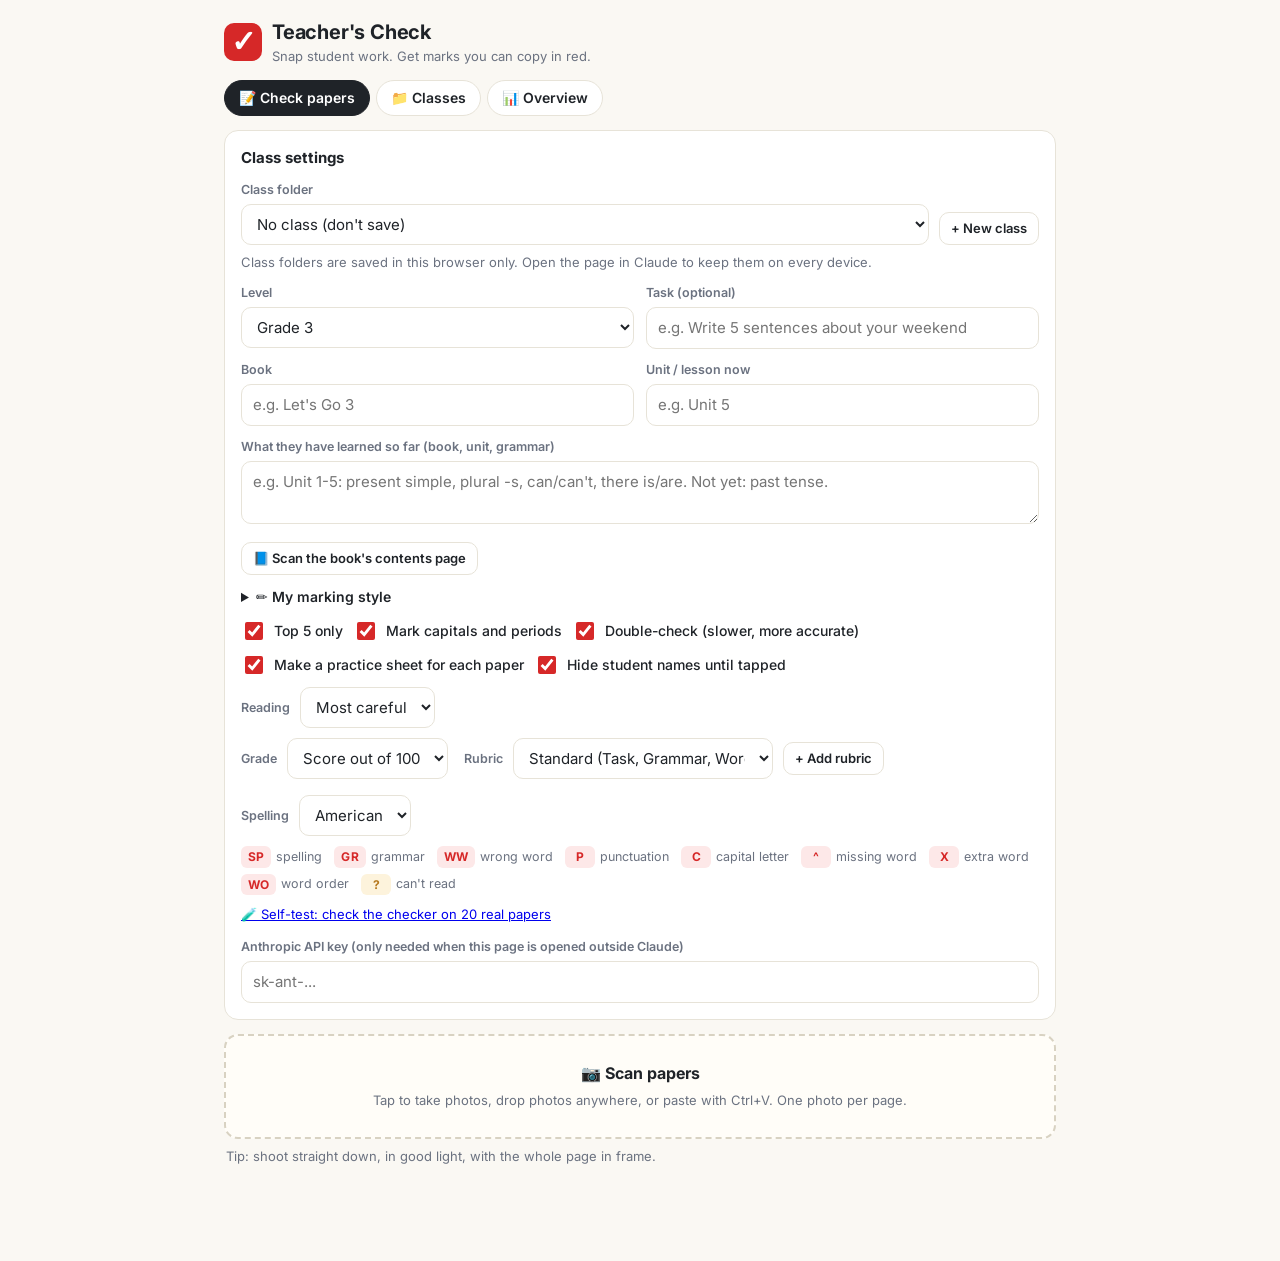
<file: teachers-check/index.html>
<!DOCTYPE html>
<html lang="en">
<head>
<meta charset="utf-8">
<meta name="viewport" content="width=device-width, initial-scale=1">
<meta name="robots" content="noindex">
<link rel="apple-touch-icon" href="apple-touch-icon.png">
<title>Teacher&#39;s Check</title>
<link rel="icon" type="image/svg+xml" href="data:image/svg+xml,%3Csvg%20xmlns=%22http://www.w3.org/2000/svg%22%20viewBox=%220%200%2064%2064%22%3E%3Crect%20width=%2264%22%20height=%2264%22%20rx=%2214%22%20fill=%22%23d62828%22/%3E%3Cpath%20d=%22M17%2034l10%2010%2020-22%22%20fill=%22none%22%20stroke=%22%23fff%22%20stroke-width=%228%22%20stroke-linecap=%22round%22%20stroke-linejoin=%22round%22/%3E%3C/svg%3E">
<link rel="preconnect" href="https://fonts.googleapis.com">
<link href="https://fonts.googleapis.com/css2?family=Inter:wght@400;500;600;700&family=Caveat:wght@500;700&display=swap" rel="stylesheet">
<style>
:root{
  --paper:#faf8f3; --card:#ffffff; --ink:#1f2328; --muted:#6b7280; --line:#e7e3d8;
  --red:#d62828; --red-soft:#fde8e8; --amber:#b7791f; --amber-soft:#fdf3dc;
  --green:#2f7d4f; --green-soft:#e3f3e8; --blue:#2b5cab;
  --radius:14px;
}
*{box-sizing:border-box}
html,body{margin:0;background:var(--paper);color:var(--ink);font-family:Inter,system-ui,sans-serif;font-size:15px;line-height:1.45}
button,input,select,textarea{font:inherit;color:inherit}
.wrap{max-width:860px;margin:0 auto;padding:18px 14px 80px}
header{display:flex;align-items:center;justify-content:space-between;gap:12px;margin-bottom:14px}
.brand{display:flex;align-items:center;gap:10px}
.logo{width:38px;height:38px;border-radius:10px;background:var(--red);color:#fff;display:grid;place-items:center;font-family:Caveat;font-size:30px;font-weight:700;line-height:1}
h1{font-size:20px;margin:0;letter-spacing:-.01em}
.sub{color:var(--muted);font-size:13px;margin:0}
.card{background:var(--card);border:1px solid var(--line);border-radius:var(--radius);padding:16px;margin-bottom:14px}
.card h2{font-size:15px;margin:0 0 12px}
.grid{display:grid;grid-template-columns:1fr 1fr;gap:12px}
@media (max-width:620px){.grid{grid-template-columns:1fr}}
label{display:block;font-size:12.5px;font-weight:600;color:var(--muted);margin-bottom:5px}
input[type=text],input[type=password],input[type=number],select,textarea{width:100%;border:1px solid var(--line);border-radius:10px;padding:9px 11px;background:#fff}
textarea{resize:vertical;min-height:44px}
.row{display:flex;gap:10px;align-items:center;flex-wrap:wrap}
.toggle{display:flex;align-items:center;gap:8px;font-size:14px;font-weight:500;color:var(--ink);cursor:pointer;margin:0}
.toggle input{width:18px;height:18px;accent-color:var(--red)}
.btn{border:0;border-radius:10px;padding:10px 16px;font-weight:600;cursor:pointer;background:var(--ink);color:#fff}
.btn.red{background:var(--red)}
.btn.ghost{background:transparent;border:1px solid var(--line);color:var(--ink)}
.btn.small{padding:6px 11px;font-size:13px}
.btn:disabled{opacity:.45;cursor:not-allowed}
.drop{border:2px dashed #d8d2c2;border-radius:var(--radius);padding:26px 16px;text-align:center;background:#fffdf8;cursor:pointer}
.drop.over{border-color:var(--red);background:var(--red-soft)}
.drop strong{display:block;font-size:16px;margin-bottom:4px}
.drop span{color:var(--muted);font-size:13px}
.legend{display:flex;flex-wrap:wrap;gap:6px;margin-top:10px}
.code{display:inline-flex;align-items:center;justify-content:center;min-width:30px;padding:2px 7px;border-radius:6px;font-size:12px;font-weight:700;background:var(--red-soft);color:var(--red);letter-spacing:.02em}
.code.q{background:var(--amber-soft);color:var(--amber)}
.legend .item{font-size:12.5px;color:var(--muted);display:flex;align-items:center;gap:5px;margin-right:6px}
.notice{font-size:13px;padding:10px 12px;border-radius:10px;background:var(--amber-soft);color:#7a5414;margin-top:10px}
.hidden{display:none!important}

/* paper results */
.paper{background:var(--card);border:1px solid var(--line);border-radius:var(--radius);margin-bottom:16px;overflow:hidden}
.phead{display:flex;align-items:center;gap:12px;padding:12px 14px;border-bottom:1px solid var(--line);background:#fffdf8}
.thumb{width:48px;height:60px;object-fit:cover;border-radius:6px;border:1px solid var(--line);cursor:pointer;flex:none}
.pmeta{flex:1;min-width:0}
.pname{border:0;background:transparent;font-weight:700;font-size:16px;padding:2px 0;width:100%;outline:none;border-bottom:1px dashed transparent}
.pname:focus{border-bottom-color:var(--muted)}
.namerow{display:flex;align-items:center;gap:6px}
.namerow .pname{flex:1;min-width:0;width:auto}
.namehide{display:inline-flex;align-items:center;gap:8px;border:1px dashed #c9c2ae;background:#f6f3ea;border-radius:8px;padding:5px 10px;font-weight:600;font-size:14px;cursor:pointer;color:var(--ink)}
.namehide span{font-weight:500;font-size:12px;color:var(--muted)}
.namehide:hover{border-color:var(--red)}
.chip .cn.lock{color:var(--muted);font-style:italic;font-weight:500}
.pstat{font-size:12.5px;color:var(--muted)}
.counts{display:flex;gap:5px;flex-wrap:wrap;margin-top:3px}
.pbody{padding:14px}
.spinner{width:16px;height:16px;border:2px solid var(--line);border-top-color:var(--red);border-radius:50%;animation:spin .8s linear infinite;display:inline-block;vertical-align:-3px;margin-right:6px}
@keyframes spin{to{transform:rotate(360deg)}}
.err-box{color:var(--red);font-size:13.5px}
.lineblock{border:1px solid var(--line);border-radius:12px;margin-bottom:12px;overflow:hidden}
.lineblock .crop{display:block;width:100%;background:#f3f1ea;border-bottom:1px solid var(--line)}
.lineblock .lt{font-size:12px;color:var(--muted);padding:8px 12px 0}
.mark{display:grid;grid-template-columns:auto auto 1fr auto;gap:10px;align-items:start;padding:9px 12px;border-top:1px dashed var(--line)}
.mark .dismiss{border:1px solid var(--line);background:#fff;color:var(--muted);border-radius:8px;width:28px;height:28px;cursor:pointer;font-size:13px}
.mark .dismiss:hover{color:var(--red);border-color:var(--red)}
.rtag{display:inline-block;font-size:11px;color:var(--blue);background:#eef3fb;border-radius:6px;padding:0 6px;margin-left:4px}
.st{display:inline-block;font-size:11.5px;font-weight:700;border-radius:6px;padding:1px 7px}
.st.new{background:#eef3fb;color:var(--blue)} .st.rep{background:var(--red-soft);color:var(--red)} .st.imp{background:var(--amber-soft);color:var(--amber)} .st.fix{background:var(--green-soft);color:var(--green)}
.spark{font-family:ui-monospace,monospace;letter-spacing:1px;color:var(--red)}
.headline{display:flex;gap:14px;align-items:center;border:1px solid var(--line);border-radius:12px;padding:10px 12px;margin-bottom:12px;background:#fffdf8}
.headline .rubric{border:0;padding:0;margin:0;flex:1}
.rc{width:100%;border-collapse:collapse;font-size:13px}
.rc th,.rc td{padding:6px 8px;border-bottom:1px solid var(--line);text-align:center}
.rc th:first-child,.rc td:first-child{text-align:left}
.up{color:var(--green);font-weight:700} .down{color:var(--red);font-weight:700}
.report{white-space:pre-wrap;background:#fffdf8;border:1px solid var(--line);border-radius:12px;padding:12px 14px;font-size:14.5px;line-height:1.7;margin:10px 0}
.qrbox{display:flex;gap:14px;align-items:center;flex-wrap:wrap;background:#fff;border-bottom:1px solid var(--line);padding:12px 14px}
.qrbox .qr{width:132px;height:132px;flex:none}
.qrbox .qr img,.qrbox .qr canvas{width:132px!important;height:132px!important}
.kpis{display:grid;grid-template-columns:repeat(auto-fit,minmax(140px,1fr));gap:10px;margin-bottom:14px}
.kpi{background:#fff;border:1px solid var(--line);border-radius:12px;padding:12px}
.kpi .v{font-size:24px;font-weight:700}
.kpi .l{font-size:12.5px;color:var(--muted)}
/* on-screen worksheet */
.do{max-width:720px;margin:0 auto;padding:18px 14px 80px}
.do .q{background:#fff;border:1px solid var(--line);border-radius:12px;padding:12px 14px;margin-bottom:10px}
.do .q.ok{border-color:var(--green);background:var(--green-soft)} .do .q.no{border-color:var(--red);background:var(--red-soft)}
.do .qt{font-size:16px;margin-bottom:8px}
.do .opt{border:1.5px solid var(--line);background:#fff;border-radius:999px;padding:7px 16px;margin:0 6px 6px 0;font-size:15px;cursor:pointer}
.do .opt.on{border-color:var(--ink);background:var(--ink);color:#fff}
.do .wbtn{border:1px dashed #999;background:#fff;border-radius:8px;padding:5px 10px;margin:0 6px 6px 0;font-size:15px;cursor:pointer}
.do .wbtn.used{opacity:.3}
.do .built{min-height:40px;border-bottom:2px solid var(--line);padding:6px 0;font-size:16px;margin-bottom:6px}
.do .fb{font-size:13.5px;margin-top:6px}
.do input[type=text],.do textarea{font-size:16px}
.lineblock .lt + .mark{border-top:0}
.num{width:24px;height:24px;border-radius:50%;background:var(--red);color:#fff;font-weight:700;font-size:12.5px;display:grid;place-items:center}
.num.q{background:var(--amber)}
.fix{font-size:15px}
.fix .orig{text-decoration:line-through;text-decoration-color:var(--red);color:#555}
.fix .arrow{color:var(--muted);margin:0 6px}
.fix .corr{font-size:17px;font-weight:700;color:var(--red);line-height:1.3}
.fix .corr.del{font-family:Inter;font-size:13px;font-weight:600}
.why{font-size:13.5px;color:#444;margin-top:2px}
.fline .whys{margin-top:5px}
.fline .wy{font-size:13.5px;color:#444;padding:1px 0;line-height:1.5}
.fline .wy .wn{font-size:10.5px;font-weight:700;color:#fff;background:var(--red);border-radius:8px;padding:1px 5px;margin-right:5px;vertical-align:baseline}
.fline .wy b{font-weight:600}
.fline .wy .wc{color:var(--red)}
.prio{font-size:11px;font-weight:600;color:var(--muted);margin-left:6px;text-transform:uppercase;letter-spacing:.04em}
.transcript{font-size:15px;line-height:2.1;background:#fffdf8;border:1px solid var(--line);border-radius:12px;padding:12px 14px;margin-bottom:14px;white-space:pre-wrap}
.transcript .e{color:var(--red);text-decoration:underline;text-decoration-thickness:2px;text-underline-offset:3px}
.transcript .u{background:var(--amber-soft);border-radius:4px;padding:0 2px}
.transcript sup{font-size:10.5px;font-weight:700;color:#fff;background:var(--red);border-radius:8px;padding:1px 5px;margin-left:1px}
.transcript .u sup{background:var(--amber)}
.ftext{background:#fffdf8;border:1px solid var(--line);border-radius:12px;padding:4px 14px;margin-bottom:14px}
.fline{display:grid;grid-template-columns:22px 1fr;gap:8px;padding:10px 0;border-top:1px dashed var(--line)}
.fline:first-child{border-top:0}
.fline .ln{font-size:12px;color:var(--muted);padding-top:3px}
.fline .stu{font-size:15.5px;line-height:1.9}
.fline .stu .e{color:var(--ink);text-decoration:underline;text-decoration-color:var(--red);text-decoration-thickness:2px;text-underline-offset:3px}
.fline .stu .u{background:var(--amber-soft);border-radius:4px;padding:0 2px}
.fline .stu sup{font-size:10.5px;font-weight:700;color:#fff;background:var(--red);border-radius:8px;padding:1px 5px;margin-left:1px}
.fline .stu .u sup{background:var(--amber)}
.fline .cor{font-size:16.5px;font-weight:600;color:var(--red);line-height:1.6;margin-top:2px}
.fline .cor .chg{text-decoration:underline;text-decoration-thickness:2px;text-underline-offset:4px}
.fline .also{margin-top:6px;border-left:3px solid var(--red-soft);padding:2px 0 2px 10px}
.fline .alh{font-size:11.5px;font-weight:700;color:var(--muted);text-transform:uppercase;letter-spacing:.04em;margin-bottom:2px}
.fline .alx{font-size:14px;color:#3a3a3a;padding:1px 0}
.fline .alx::before{content:"→ ";color:var(--red)}
.fline .alx b{color:var(--red);font-weight:600}
.fline .ok{font-size:12.5px;color:var(--green);font-weight:600}
.gbadge{flex:none;min-width:58px;height:58px;padding:0 8px;border:2.5px solid var(--red);border-radius:50%;display:grid;place-items:center;font-family:Caveat,cursive;font-size:30px;font-weight:700;color:var(--red);transform:rotate(-6deg)}
.gbadge.stars{border-radius:12px;font-family:Inter;font-size:13px;letter-spacing:1px;height:36px}
.rubric{border:1px solid var(--line);border-radius:12px;padding:8px 12px;margin-bottom:12px}
.rrow{display:grid;grid-template-columns:150px 70px 1fr;gap:8px;align-items:center;font-size:13px;padding:4px 0}
.rrow .rl{font-weight:600}
.rrow .dots{color:var(--red);letter-spacing:1px;font-size:12px}
.rrow .rn{color:var(--muted)}
.tasknote{background:var(--amber-soft);border:1px solid #f0d9a0;border-radius:12px;padding:9px 12px;margin-bottom:12px;font-size:14px}
.rubed{border:1px solid var(--line);border-radius:12px;padding:12px;margin-top:10px;background:#fffdf8}
.rubed .crow{display:grid;grid-template-columns:1.2fr 70px 2fr 30px;gap:6px;margin-bottom:6px;align-items:center}
@media (max-width:620px){.rubed .crow{grid-template-columns:1fr 64px 30px}.rubed .crow .cd{grid-column:1/-1}}
.rubed .crow input{padding:7px 9px}
.rubed .x{border:0;background:none;color:var(--muted);cursor:pointer;font-size:16px}
@media (max-width:520px){.rrow{grid-template-columns:1fr auto}.rrow .rn{grid-column:1/-1;margin-top:-2px}}
.dropall{position:fixed;inset:0;background:rgba(214,40,40,.12);border:4px dashed var(--red);z-index:70;display:none;place-items:center;font-weight:700;font-size:20px;color:var(--red);pointer-events:none}
.dropall.on{display:grid}
.positive{display:flex;gap:10px;align-items:center;background:var(--green-soft);border-radius:12px;padding:12px 14px;margin-top:4px}
.positive .txt{flex:1;font-size:16px;font-weight:600;color:var(--green);line-height:1.4}
.tabs{display:flex;gap:6px;margin-bottom:12px}
.tab{border:1px solid var(--line);background:#fff;border-radius:999px;padding:5px 12px;font-size:13px;font-weight:600;cursor:pointer}
.tab.on{background:var(--ink);color:#fff;border-color:var(--ink)}
.pfoot{display:flex;gap:8px;flex-wrap:wrap;margin-top:12px}
.clean{padding:14px;border-radius:12px;background:var(--green-soft);color:var(--green);font-weight:600}

/* paper tabs */
.strip{position:sticky;top:0;z-index:10;display:flex;align-items:center;gap:6px;background:var(--paper);padding:8px 0 10px;margin-bottom:6px;border-bottom:1px solid var(--line)}
.chips{display:flex;gap:8px;overflow-x:auto;flex:1;scroll-behavior:smooth;padding:2px;scrollbar-width:thin}
.chip{display:flex;align-items:center;gap:8px;flex:none;border:1px solid var(--line);background:#fff;border-radius:12px;padding:5px 10px 5px 5px;cursor:pointer;max-width:190px;text-align:left}
.chip.on{border-color:var(--red);box-shadow:0 0 0 2px var(--red-soft)}
.chip img,.chip .ph{width:30px;height:38px;object-fit:cover;border-radius:5px;background:#f3f1ea;flex:none}
.chip .cn{font-weight:600;font-size:13.5px;white-space:nowrap;overflow:hidden;text-overflow:ellipsis}
.chip .cs{font-size:11.5px;color:var(--muted);white-space:nowrap}
.chip .cs.bad{color:var(--red)}
.chip .cs .spinner{width:10px;height:10px;border-width:2px;margin-right:4px;vertical-align:-1px}
.nav{flex:none;width:32px;height:32px;border-radius:50%;border:1px solid var(--line);background:#fff;font-size:20px;line-height:1;cursor:pointer;display:grid;place-items:center;padding:0 0 2px}
.nav:disabled{opacity:.35;cursor:default}
.paper.off{display:none}

/* views + classes */
.views{display:flex;gap:6px;margin:0 0 14px}
.vtab{border:1px solid var(--line);background:#fff;border-radius:999px;padding:7px 14px;font-weight:600;font-size:14px;cursor:pointer}
.vtab.on{background:var(--ink);color:#fff;border-color:var(--ink)}
.classrow{display:flex;gap:10px;flex-wrap:wrap;margin-bottom:12px}
.newclass{background:#fffdf8;border:1px solid var(--line);border-radius:12px;padding:12px;margin-bottom:12px}
.saved{display:inline-block;font-size:11.5px;font-weight:600;color:var(--green);background:var(--green-soft);border-radius:6px;padding:1px 7px;margin-left:6px}
.saved.warn{color:var(--amber);background:var(--amber-soft)}
.clist{display:grid;grid-template-columns:repeat(auto-fill,minmax(220px,1fr));gap:12px}
.cfolder{background:#fff;border:1px solid var(--line);border-radius:var(--radius);padding:14px;cursor:pointer;text-align:left;position:relative}
.cfolder:hover{border-color:var(--red)}
.cfolder .ccode{font-size:20px;font-weight:700}
.cfolder .cmeta{font-size:12.5px;color:var(--muted)}
.cfolder .tabtop{position:absolute;top:-7px;left:14px;width:54px;height:9px;background:#fff;border:1px solid var(--line);border-bottom:0;border-radius:6px 6px 0 0}
.crumbs{font-size:13.5px;margin-bottom:12px;color:var(--muted)}
.crumbs a{color:var(--blue);cursor:pointer;text-decoration:none}
.stable{width:100%;border-collapse:collapse;font-size:14px}
.stable th{text-align:left;font-size:12px;color:var(--muted);font-weight:600;padding:6px 8px;border-bottom:1px solid var(--line)}
.stable td{padding:9px 8px;border-bottom:1px solid var(--line)}
.stable tr.click{cursor:pointer}
.stable tr.click:hover td{background:#fffdf8}
.hist{border:1px solid var(--line);border-radius:12px;padding:10px 12px;margin-bottom:10px}
.hist .hd{display:flex;justify-content:space-between;gap:8px;font-size:13px;color:var(--muted);margin-bottom:6px}
.hist .hl{font-size:14px;padding:2px 0}
.rep{font-size:11px;font-weight:700;color:#fff;background:var(--red);border-radius:8px;padding:1px 6px;margin-left:4px}
.empty{padding:22px;text-align:center;color:var(--muted);background:#fff;border:1px dashed var(--line);border-radius:var(--radius)}

/* worksheet */
.wsbox{background:#e9e6de;border-radius:14px;max-width:820px;width:100%;margin:10px auto;overflow:hidden}
.wsbar{position:sticky;top:0;display:flex;justify-content:space-between;align-items:center;gap:10px;flex-wrap:wrap;background:#fff;padding:10px 14px;border-bottom:1px solid var(--line);z-index:2}
#wsPreview{padding:16px;display:grid;gap:16px;justify-items:center;overflow-x:auto}
.ws{width:718px;background:#fff;color:#1b1b1b;font-family:Inter,sans-serif;padding:34px 38px;box-shadow:0 2px 10px rgba(0,0,0,.12)}
.ws h1{font-family:Caveat,cursive;font-size:40px;margin:0;line-height:1;color:#c62828}
.ws .wsh{display:flex;justify-content:space-between;align-items:flex-end;border-bottom:2px solid #1b1b1b;padding-bottom:10px;margin-bottom:16px}
.ws .who{font-size:13px;line-height:1.9;text-align:right}
.ws .who span{display:inline-block;min-width:130px;border-bottom:1px solid #999;text-align:left;padding-left:4px}
.ws .intro{font-size:13px;color:#555;margin:0 0 14px}
.ws .sec{margin-bottom:18px;break-inside:avoid;page-break-inside:avoid}
.ws .sech{display:flex;align-items:center;gap:8px;font-weight:700;font-size:15.5px;margin-bottom:6px}
.ws .secn{width:24px;height:24px;border-radius:50%;background:#c62828;color:#fff;display:grid;place-items:center;font-size:13px;flex:none}
.ws .tip{background:#fff6e0;border:1px solid #f0d9a0;border-radius:10px;padding:8px 12px;font-size:13px;margin-bottom:8px}
.ws .tip .w{color:#c62828;text-decoration:line-through}
.ws .tip .r{color:#2f7d4f;font-weight:600}
.ws .ex{font-size:14.5px;padding:7px 0 7px 4px;break-inside:avoid;page-break-inside:avoid}
.ws .ex .n{display:inline-block;width:22px;font-weight:600;color:#555}
.ws .ex .opts{display:inline-flex;gap:14px;margin-left:8px}
.ws .ex .opts span{border:1px solid #bbb;border-radius:999px;padding:1px 10px}
.ws .wl{border-bottom:1px solid #9a9a9a;height:30px;margin:2px 0 0 26px}
.ws .wbank{display:flex;flex-wrap:wrap;gap:6px;margin:4px 0 2px 26px;overflow:visible}
.ws .wbank span{border:1px dashed #999;border-radius:6px;padding:2px 8px;font-size:13.5px}
.ws .foot{font-size:11px;color:#888;margin-top:18px;text-align:center}
.ws.key h1{color:#1b1b1b;font-size:34px}
.ws.key .ans{font-size:13.5px;padding:3px 0}
.ws.key .ans b{color:#c62828}

/* summary */
.bars{display:grid;gap:7px;margin:6px 0 14px}
.bar{display:grid;grid-template-columns:44px 1fr 34px;gap:8px;align-items:center;font-size:13px}
.bar .track{height:12px;background:#f1eee6;border-radius:6px;overflow:hidden}
.bar .fill{height:100%;background:var(--red);border-radius:6px}
.common{border-left:3px solid var(--red);padding:6px 0 6px 12px;margin-bottom:12px}
.common b{display:block}
.common .ex{font-size:13px;color:var(--muted)}
.warm{background:#eef3fb;border-radius:12px;padding:12px 14px;color:#1e3a6b}
.modal{position:fixed;inset:0;background:rgba(0,0,0,.75);display:grid;place-items:center;z-index:50;padding:16px}
.modal img{max-width:100%;max-height:90vh;border-radius:8px}
.toast{position:fixed;left:50%;bottom:22px;transform:translateX(-50%);background:var(--ink);color:#fff;padding:9px 16px;border-radius:999px;font-size:13.5px;z-index:60;opacity:0;transition:opacity .2s;pointer-events:none}
.toast.on{opacity:1}
.stickybar{position:sticky;bottom:10px;display:flex;justify-content:center;gap:8px;margin-top:6px;z-index:5}
.stickybar .btn{box-shadow:0 6px 18px rgba(0,0,0,.15)}
/* class board */
.board{position:fixed;inset:0;z-index:45;background:var(--paper);overflow:auto}
.btop{position:sticky;top:0;z-index:2;display:flex;align-items:center;gap:8px;flex-wrap:wrap;background:#fff;border-bottom:1px solid var(--line);padding:8px 12px}
.btop .sp{flex:1}
.bgrid{display:grid;grid-template-columns:repeat(var(--cols,1),minmax(0,1fr));gap:12px;align-items:start;padding:12px}
@media (max-width:900px){.bgrid{grid-template-columns:repeat(auto-fit,minmax(260px,1fr))}}
.bcard{background:#fff;border:1px solid var(--line);border-radius:14px;padding:12px;font-size:calc(15px*var(--bz,1))}
.bhead{display:flex;align-items:center;justify-content:space-between;gap:8px;margin-bottom:8px}
.bname{font-weight:700;font-size:1.25em;overflow-wrap:anywhere}
.bgrade{font-weight:700;color:var(--red);border:2px solid var(--red);border-radius:10px;padding:1px 10px;font-size:1.1em;white-space:nowrap}
.bsec{font-size:.75em;font-weight:700;color:var(--muted);text-transform:uppercase;letter-spacing:.04em;margin:10px 0 4px}
.bline{display:grid;grid-template-columns:1.4em 1fr;gap:6px;padding:3px 0;line-height:1.9}
.bline .ln{font-size:.75em;color:var(--muted);padding-top:.35em}
.bline .e{text-decoration:underline;text-decoration-color:var(--red);text-decoration-thickness:2px;text-underline-offset:3px}
.bline .u{background:var(--amber-soft);border-radius:4px;padding:0 2px}
.bline sup{font-size:.7em;font-weight:700;color:#fff;background:var(--red);border-radius:8px;padding:1px 5px;margin-left:1px}
.bline .u sup{background:var(--amber)}
.bfix{display:grid;grid-template-columns:auto auto 1fr;gap:8px;align-items:start;padding:6px 0;border-top:1px dashed var(--line)}
.bf{font-size:1.05em}
.bf s{text-decoration-color:var(--red);color:#555}
.bf b{color:var(--red)}
.bpos{margin-top:10px;background:var(--green-soft);color:var(--green);border-radius:10px;padding:8px 10px;font-weight:600;font-size:.95em}
details summary{cursor:pointer;font-weight:600;font-size:14px}
</style>
</head>
<body>
<div class="wrap">
  <header>
    <div class="brand">
      <div class="logo">✓</div>
      <div>
        <h1>Teacher's Check</h1>
        <p class="sub">Snap student work. Get marks you can copy in red.</p>
      </div>
    </div>
  </header>
  <nav class="views">
    <button class="vtab on" data-view="check">📝 Check papers</button>
    <button class="vtab" data-view="classes">📁 Classes</button>
    <button class="vtab" data-view="overview">📊 Overview</button>
  </nav>
  <div id="viewCheck">

  <!-- Settings -->
  <div class="card" id="settings">
    <h2>Class settings</h2>
    <div class="classrow">
      <div style="flex:1;min-width:180px">
        <label for="classSel">Class folder</label>
        <select id="classSel"><option value="">No class (don't save)</option></select>
      </div>
      <button class="btn ghost small" id="newClassBtn" style="align-self:flex-end">+ New class</button>
    </div>
    <div id="newClassForm" class="newclass hidden">
      <div class="grid">
        <div><label for="ncCode">Class code</label><input type="text" id="ncCode" placeholder="e.g. DZ-3A"></div>
        <div><label for="ncName">Class name (optional)</label><input type="text" id="ncName" placeholder="e.g. Tue/Thu 5pm"></div>
      </div>
      <div class="row" style="margin-top:10px">
        <button class="btn small red" id="ncSave">Create class</button>
        <button class="btn ghost small" id="ncCancel">Cancel</button>
        <span class="sub">The level, book and unit below are saved with the class.</span>
      </div>
    </div>
    <div id="storeNote" class="sub" style="margin:-4px 0 12px"></div>
    <div class="grid">
      <div>
        <label for="level">Level</label>
        <select id="level">
          <option>Grade 1 (beginner)</option>
          <option>Grade 2</option>
          <option selected>Grade 3</option>
          <option>Grade 4</option>
          <option>Grade 5</option>
          <option>Grade 6</option>
          <option>Junior high</option>
          <option>CEFR Pre-A1</option>
          <option>CEFR A1</option>
          <option>CEFR A2</option>
          <option>CEFR B1</option>
        </select>
      </div>
      <div>
        <label for="task">Task (optional)</label>
        <input type="text" id="task" placeholder="e.g. Write 5 sentences about your weekend">
      </div>
      <div>
        <label for="book">Book</label>
        <input type="text" id="book" list="bookList" placeholder="e.g. Let's Go 3">
        <datalist id="bookList"></datalist>
      </div>
      <div>
        <label for="unit">Unit / lesson now</label>
        <input type="text" id="unit" placeholder="e.g. Unit 5">
      </div>
      <div style="grid-column:1/-1">
        <label for="taught">What they have learned so far (book, unit, grammar)</label>
        <textarea id="taught" rows="2" placeholder="e.g. Unit 1-5: present simple, plural -s, can/can't, there is/are. Not yet: past tense."></textarea>
      </div>
      <div style="grid-column:1/-1" class="row">
        <button class="btn ghost small" id="scanBookBtn">📘 Scan the book's contents page</button>
        <span class="sub" id="bookHint" style="flex:1;min-width:200px"></span>
        <input type="file" id="bookFile" accept="image/*" multiple class="hidden">
      </div>
    </div>
    <details style="margin-top:12px" id="styleBox">
      <summary>✏️ My marking style <span class="sub" id="styleCount"></span></summary>
      <div style="margin-top:8px">
        <label for="styleNotes">Your own rules, in plain words. The checker follows these first.</label>
        <textarea id="styleNotes" rows="3" placeholder="e.g. Don't mark contractions. Accept 'gonna' in diaries. Always mark missing periods. Grade 2: don't mark the/a yet."></textarea>
        <p class="sub" style="margin:6px 0 0">When you tap <b>✕ Not a mistake</b> on a mark, the app remembers it and stops marking that kind of thing. <a href="#" id="styleReset">Forget removed marks</a></p>
      </div>
    </details>
    <div class="row" style="margin-top:12px;justify-content:space-between">
      <div class="row">
        <label class="toggle"><input type="checkbox" id="top5" checked> Top 5 only</label>
        <label class="toggle"><input type="checkbox" id="caps" checked> Mark capitals and periods</label>
        <label class="toggle"><input type="checkbox" id="verify" checked> Double-check (slower, more accurate)</label>
        <label class="toggle"><input type="checkbox" id="autosheet" checked> Make a practice sheet for each paper</label>
        <label class="toggle"><input type="checkbox" id="hideNames" checked> Hide student names until tapped</label>
      </div>
      <div class="row">
        <label for="quality" style="margin:0">Reading</label>
        <select id="quality" style="width:auto">
          <option value="quick">Fast</option>
          <option value="default">Standard</option>
          <option value="complex" selected>Most careful</option>
        </select>
      </div>
    </div>
    <div class="row" style="margin-top:10px;gap:16px">
      <div class="row">
        <label for="grading" style="margin:0">Grade</label>
        <select id="grading" style="width:auto">
          <option value="100" selected>Score out of 100</option>
          <option value="letter">Letter (A to D)</option>
          <option value="stars">Stars (1 to 5)</option>
          <option value="off">No grade</option>
        </select>
      </div>
      <div class="row">
        <label for="rubric" style="margin:0">Rubric</label>
        <select id="rubric" style="width:auto;max-width:260px"><option value="">Standard (Task, Grammar, Words, Capitals)</option></select>
        <button class="btn ghost small" id="rubAdd">+ Add rubric</button>
        <button class="btn ghost small hidden" id="rubEdit">Edit</button>
      </div>
      <div class="row">
        <label for="spelling" style="margin:0">Spelling</label>
        <select id="spelling" style="width:auto">
          <option value="us" selected>American</option>
          <option value="uk">British</option>
        </select>
      </div>
    </div>
    <div id="rubEditor" class="rubed hidden">
      <div class="row" style="justify-content:space-between;margin-bottom:8px">
        <b id="rubTitle">New rubric</b>
        <div class="row">
          <button class="btn ghost small" id="rubScan">📷 Scan a rubric</button>
          <input type="file" id="rubFile" accept="image/*" multiple class="hidden">
        </div>
      </div>
      <label for="rubName">Rubric name</label>
      <input type="text" id="rubName" placeholder="e.g. G3 Story Test summary">
      <div class="crow sub" style="margin:10px 0 4px;font-weight:600"><span>Part</span><span>Points</span><span class="cd">What full points looks like (optional)</span><span></span></div>
      <div id="rubRows"></div>
      <button class="btn ghost small" id="rubRow">+ Add a part</button>
      <details style="margin-top:10px"><summary>Or paste the rubric as text</summary>
        <textarea id="rubPaste" rows="4" style="margin-top:6px" placeholder="e.g. Main idea 4 pts: tells what the section is about. Signal words 4 pts: uses the bold words. Details 4 pts. Grammar 4 pts. Spelling and capitals 4 pts."></textarea>
        <button class="btn ghost small" id="rubParse" style="margin-top:6px">Read this rubric</button>
      </details>
      <div class="row" style="margin-top:12px;justify-content:space-between">
        <div class="row"><button class="btn small red" id="rubSave">Save rubric</button><button class="btn ghost small" id="rubCancel">Cancel</button></div>
        <button class="btn ghost small hidden" id="rubDel">Delete</button>
      </div>
      <p class="sub" style="margin:8px 0 0">Saved to your account. Pick it for any test, and it is saved with the class. Marks are still made as usual; the grade uses your parts and points.</p>
    </div>
    <div class="legend">
      <span class="item"><span class="code">SP</span>spelling</span>
      <span class="item"><span class="code">GR</span>grammar</span>
      <span class="item"><span class="code">WW</span>wrong word</span>
      <span class="item"><span class="code">P</span>punctuation</span>
      <span class="item"><span class="code">C</span>capital letter</span>
      <span class="item"><span class="code">^</span>missing word</span>
      <span class="item"><span class="code">X</span>extra word</span>
      <span class="item"><span class="code">WO</span>word order</span>
      <span class="item"><span class="code q">?</span>can't read</span>
    </div>
    <p class="sub" style="margin:10px 0 0"><a href="#selftest" id="stLink">🧪 Self-test: check the checker on 20 real papers</a></p>
    <div id="keyBox" class="hidden" style="margin-top:14px">
      <label for="apikey">Anthropic API key (only needed when this page is opened outside Claude)</label>
      <input type="password" id="apikey" placeholder="sk-ant-...">
    </div>
    <div id="noAI" class="notice hidden"></div>
  </div>

  <!-- Upload -->
  <div class="drop" id="drop">
    <strong>📷 Scan papers</strong>
    <span>Tap to take photos, drop photos anywhere, or paste with Ctrl+V. One photo per page.</span>
    <input type="file" id="file" accept="image/*" multiple class="hidden">
  </div>
  <p class="sub" style="margin:8px 2px 16px">Tip: shoot straight down, in good light, with the whole page in frame.</p>

  <div class="strip hidden" id="strip">
    <button class="nav" id="prevBtn" aria-label="Previous paper">‹</button>
    <div class="chips" id="chips"></div>
    <button class="nav" id="nextBtn" aria-label="Next paper">›</button>
  </div>
  <div id="papers"></div>

  <div id="summaryCard" class="card hidden">
    <h2>Class summary</h2>
    <div id="summaryBody"></div>
  </div>

  <div class="stickybar hidden" id="sticky">
    <button class="btn" id="boardBtn">🖥 Class board</button>
    <button class="btn red" id="sumBtn">Class summary</button>
    <button class="btn ghost" id="clearBtn" style="background:#fff">Clear all</button>
  </div>
  </div><!-- /viewCheck -->
  <div id="viewClasses" class="hidden"></div>
  <div id="viewOverview" class="hidden"></div>
  <div id="viewTest" class="hidden"></div>
</div>
<div id="viewDo" class="hidden"></div>

<div class="modal hidden" id="wsModal" style="place-items:start center;overflow:auto">
  <div class="wsbox">
    <div class="wsbar">
      <b id="wsTitle">Practice sheet</b>
      <div class="row">
        <button class="btn red small" id="wsPdf">Download PDF</button>
        <button class="btn small" id="wsShare">🔗 Share</button>
        <button class="btn small" id="wsDo">📱 Do it on screen</button>
        <button class="btn small" id="wsCheck">✓ Check finished sheet</button>
        <button class="btn ghost small" id="wsCopy" style="background:#fff">Copy text</button>
        <button class="btn ghost small" id="wsClose" style="background:#fff">Close</button>
        <input type="file" id="wsFile" accept="image/*" class="hidden">
      </div>
    </div>
    <div id="wsPanel"></div>
    <div id="wsPreview"></div>
  </div>
</div>

<div class="board hidden" id="board"></div>
<div class="toast" id="toast"></div>
<div class="dropall" id="dropall">Drop papers to check</div>

<script>
(function(){
"use strict";

/* ---------- small helpers ---------- */
const $ = s => document.querySelector(s);
const esc = s => String(s ?? "").replace(/[&<>"']/g, c => ({"&":"&amp;","<":"&lt;",">":"&gt;",'"':"&quot;","'":"&#39;"}[c]));
const store = {
  get(k, d){ try{ const v = localStorage.getItem("tc_"+k); return v===null ? d : JSON.parse(v); }catch(e){ return d; } },
  set(k, v){ try{ localStorage.setItem("tc_"+k, JSON.stringify(v)); }catch(e){} }
};
function toast(msg){ const t=$("#toast"); t.textContent=msg; t.classList.add("on"); clearTimeout(t._h); t._h=setTimeout(()=>t.classList.remove("on"),1800); }
async function copyText(text){
  try{ await navigator.clipboard.writeText(text); toast("Copied"); }
  catch(e){
    const ta=document.createElement("textarea"); ta.value=text; document.body.appendChild(ta); ta.select();
    let ok=false; try{ ok=document.execCommand("copy"); }catch(_){}
    ta.remove(); toast(ok?"Copied":"Copy blocked. Select the text by hand.");
  }
}
const CODES = {SP:"spelling",GR:"grammar",WW:"wrong word",P:"punctuation",C:"capital letter","^":"missing word",X:"extra word",WO:"word order"};
/* fixed rule tags, so mistakes can be tracked over time */
const RULES = ["past tense","verb tense","3rd person -s","be verb","plural -s","countable/uncountable","articles","prepositions","pronouns","there is/are","-ing form","word form","comparatives","questions","word order","missing word","extra word","word choice","spelling","capital letters","end punctuation","comma splice","commas","other grammar"];
const RULE_ZH = {"past tense":"過去式","verb tense":"動詞時態","3rd person -s":"第三人稱單數加 s","be verb":"be 動詞","plural -s":"複數加 s","countable/uncountable":"可數與不可數名詞","articles":"冠詞 a / an / the","prepositions":"介系詞","pronouns":"代名詞","there is/are":"there is / there are","-ing form":"動名詞 -ing","word form":"詞性（形容詞、名詞、副詞）","comparatives":"比較級","questions":"問句語序","word order":"語序","missing word":"漏字","extra word":"多餘的字","word choice":"用字","spelling":"拼字","capital letters":"大寫","end punctuation":"句尾標點","comma splice":"兩句之間用逗號連接","commas":"逗號","other grammar":"其他文法"};
const CODE_RULE = {SP:"spelling",C:"capital letters",P:"end punctuation",X:"extra word","^":"missing word",WO:"word order",WW:"word choice",GR:"other grammar"};
/* short fallback reason, used only when Claude leaves "why" empty */
const RULE_WHY = {"past tense":"Finished action: use the past form","verb tense":"Use the tense that fits the time","3rd person -s":"He/she/it: verb + s","be verb":"Need the right be verb (am/is/are)","plural -s":"More than one: add -s","countable/uncountable":"Check countable or uncountable","articles":"Check a / an / the","prepositions":"Wrong or missing small word (in/on/at/to)","pronouns":"Use the right pronoun","there is/are":"Use there is / there are","-ing form":"Use the -ing form here","word form":"Use the right word type","comparatives":"Use the right comparative form","questions":"Question word order and do/does","word order":"Put the words in the right order","missing word":"A word is missing","extra word":"This word is not needed","word choice":"Use a word that fits the meaning","spelling":"Spelling","capital letters":"Needs a capital letter","end punctuation":"Needs correct end punctuation","comma splice":"Two sentences: use a period, not a comma","commas":"Check the comma","other grammar":"Grammar fix"};
function ruleOf(e){ const r=String((e&&e.rule)||"").toLowerCase().trim(); return RULES.includes(r) ? r : (CODE_RULE[e&&e.code]||"other grammar"); }

/* ---------- settings persistence ---------- */
const fields = ["level","task","taught","top5","caps","quality","apikey","book","unit","verify","grading","spelling","autosheet","rubric","hideNames"];
let myRubrics = [];   // [{id, name, criteria:[{name, max, desc}]}]
fields.forEach(id=>{
  const el=$("#"+id); const saved=store.get(id, null);
  if(saved!==null){ if(el.type==="checkbox") el.checked=saved; else el.value=saved; }
  el.addEventListener("change",()=>store.set(id, el.type==="checkbox"?el.checked:el.value));
});
function settings(){
  return { level:$("#level").value, task:$("#task").value.trim(), taught:$("#taught").value.trim(),
           top5:$("#top5").checked, caps:$("#caps").checked, quality:$("#quality").value, apikey:$("#apikey").value.trim(),
           book:$("#book").value.trim(), unit:$("#unit").value.trim(), verify:$("#verify").checked,
           grading:$("#grading").value, spelling:$("#spelling").value,
           rubric: myRubrics.find(r=>r.id===$("#rubric").value) || null };
}

/* ---------- AI backend: Claude inside the page, or API key outside ---------- */
let sample = null, sampleReady = false, imagesOK = false;
(async()=>{
  try{
    if(window.claude && typeof window.claude.use==="function"){
      sample = await window.claude.use("sample");
      if(sample){
        try{ const lim = await sample.limits(); imagesOK = !!(lim && lim.images); }catch(e){ imagesOK = true; }
      }
    }
  }catch(e){ sample=null; }
  sampleReady = true;
  if(!sample){ $("#keyBox").classList.remove("hidden"); }
  else if(!imagesOK){ const n=$("#noAI"); n.textContent="Photo reading isn't available in this view right now. Try opening the page on claude.ai."; n.classList.remove("hidden"); }
})();
setTimeout(()=>{ if(!sampleReady){ $("#keyBox").classList.remove("hidden"); } }, 11000);

function blobToBase64(blob){
  return new Promise((res,rej)=>{ const r=new FileReader(); r.onload=()=>res(String(r.result).split(",")[1]); r.onerror=rej; r.readAsDataURL(blob); });
}
const MODEL_FOR = {quick:"claude-haiku-5-5", default:"claude-sonnet-5-5", complex:"claude-opus-5-5"};

function askClaudeImgs(prompt, blobs, tier){ return askClaude(prompt, blobs, tier); }
const sleep = ms => new Promise(r=>setTimeout(r,ms));
function isTransient(e){
  if(!e) return false;
  if(e.code==="not_granted" || e.code==="rate_limited" || e.noRetry) return false;
  const m = String(e.message||e.code||"");
  return e.timeout || /network|fetch|timeout|overloaded|529|500|502|503|504|unavailable|ECONN|Failed to fetch/i.test(m);
}
function withTimeoutP(p, ms, what){
  let t; return Promise.race([p, new Promise((_,rej)=>{ t=setTimeout(()=>{ const e=new Error(`${what||"Claude"} took too long. Tap Retry.`); e.timeout=true; rej(e); }, ms); })]).finally(()=>clearTimeout(t));
}
async function askClaude(prompt, imageBlob, tier){
  let last;
  for(let attempt=0; attempt<2; attempt++){
    try{ return await withTimeoutP(askClaudeOnce(prompt, imageBlob, tier), 180000, "Reading the paper"); }
    catch(e){ last=e; if(!isTransient(e) || attempt) throw e; await sleep(2500); }
  }
  throw last;
}
/* ask, parse JSON; if the reply isn't valid JSON, ask once more */
async function askJSON(prompt, imageBlob, tier, check){
  let text = await askClaude(prompt, imageBlob, tier);
  let first=null;
  try{ const d=parseJSON(text); if((!check || check(d)) && !TRUNC.has(d)) return d; if(!check || check(d)) first=d; }catch(e){}
  try{ text = await askClaude(prompt + "\n\nIMPORTANT: your last reply was not complete, valid JSON. Reply with ONLY the JSON object, nothing before or after it, and keep notes short.", imageBlob, tier);
  }catch(e){ if(first) return first; throw e; }
  let d;
  try{ d = parseJSON(text); }catch(e){ if(first) return first; throw e; }
  if(check && !check(d)){ if(first) return first; throw new Error("The reply was missing parts. Tap Retry."); }
  if(TRUNC.has(d) && first) return (JSON.stringify(d).length >= JSON.stringify(first).length) ? d : first;
  return d;
}
async function askClaudeOnce(prompt, imageBlob, tier){
  const imgs = !imageBlob ? [] : Array.isArray(imageBlob) ? imageBlob : [imageBlob];
  if(sample){
    const opts = { modelTier: tier || "default" };
    if(imgs.length) opts.images = imgs;
    const r = await sample(prompt, opts);
    return r.text;
  }
  const key = settings().apikey;
  if(!key) throw new Error("Add your Anthropic API key in Class settings first.");
  const content = [];
  for(const b of imgs) content.push({type:"image",source:{type:"base64",media_type:"image/jpeg",data:await blobToBase64(b)}});
  content.push({type:"text",text:prompt});
  const resp = await fetch("https://api.anthropic.com/v1/messages",{
    method:"POST",
    headers:{"content-type":"application/json","x-api-key":key,"anthropic-version":"2023-06-01","anthropic-dangerous-direct-browser-access":"true"},
    body:JSON.stringify({model:MODEL_FOR[tier]||MODEL_FOR.default,max_tokens:8000,messages:[{role:"user",content}]})
  });
  if(!resp.ok){ const t=await resp.text(); const e=new Error("API error "+resp.status+": "+t.slice(0,200));
    if(resp.status===401||resp.status===403){ e.noRetry=true; e.message="That API key was not accepted. Check it in Class settings."; }
    if(resp.status===429){ e.code="rate_limited"; }
    throw e; }
  const j = await resp.json();
  return (j.content||[]).filter(c=>c.type==="text").map(c=>c.text).join("");
}
function parseJSON(text){
  const bad = ()=>new Error("The reply wasn't in the expected format. Tap Retry.");
  let t = String(text||"").replace(/```(?:json)?/gi,"");
  const a = t.indexOf("{"); if(a<0) throw bad();
  t = t.slice(a);
  // 1) the first complete {...} object (strings respected)
  let depth=0, inS=false, esc_=false, end=-1;
  for(let i=0;i<t.length;i++){
    const c=t[i];
    if(inS){ if(esc_) esc_=false; else if(c==="\\") esc_=true; else if(c==='"') inS=false; continue; }
    if(c==='"') inS=true; else if(c==="{"||c==="[") depth++; else if(c==="}"||c==="]"){ depth--; if(depth===0){ end=i; break; } }
  }
  const tidy = x => x.replace(/,\s*([}\]])/g,"$1").replace(/[\u201c\u201d](?=\s*[:,}\]])/g,'"');
  const attempt = x => { try{ return JSON.parse(x); }catch(e){ try{ return JSON.parse(tidy(x)); }catch(e2){ return undefined; } } };
  if(end>0){ const r=attempt(t.slice(0,end+1)); if(r!==undefined) return r; }
  // 2) cut off mid-reply: close what is open, dropping the unfinished last item
  const r2 = repairTruncated(t); if(r2!==undefined) return r2;
  throw bad();
}
const TRUNC = new WeakSet();
function repairTruncated(t){
  // cut back to the end of the last complete {...} or [...] and close what is still open
  const closes=[]; let inS=false, e=false;
  for(let i=0;i<t.length;i++){ const c=t[i];
    if(inS){ if(e) e=false; else if(c==="\\") e=true; else if(c==='"') inS=false; continue; }
    if(c==='"') inS=true; else if(c==="}"||c==="]") closes.push(i); }
  for(let k=closes.length-1; k>=0 && closes.length-k<400; k--){
    const part=t.slice(0,closes[k]+1); const stack=[]; let q=false, x=false;
    for(const c of part){
      if(q){ if(x) x=false; else if(c==="\\") x=true; else if(c==='"') q=false; continue; }
      if(c==='"') q=true; else if(c==="{") stack.push("}"); else if(c==="[") stack.push("]"); else if(c==="}"||c==="]") stack.pop();
    }
    try{ const r=JSON.parse(part + stack.reverse().join("")); if(r && typeof r==="object" && !Array.isArray(r)){ TRUNC.add(r); return r; } }catch(err){}
  }
  return undefined;
}

/* ---------- image prep ---------- */
function loadImage(file){
  return new Promise((res,rej)=>{
    const url = URL.createObjectURL(file); const img = new Image();
    img.onload=()=>res({img,url}); img.onerror=()=>rej(new Error("Couldn't open that image."));
    img.src=url;
  });
}
function toJpegBlob(img, maxSide){
  const s = Math.min(1, maxSide / Math.max(img.naturalWidth, img.naturalHeight));
  const c = document.createElement("canvas");
  c.width = Math.round(img.naturalWidth*s); c.height = Math.round(img.naturalHeight*s);
  c.getContext("2d").drawImage(img,0,0,c.width,c.height);
  return new Promise(res=>c.toBlob(b=>res(b),"image/jpeg",0.85));
}
function cropLine(img, y0, y1){
  const H = img.naturalHeight, W = img.naturalWidth;
  y0 = Math.max(0, Math.min(1, +y0||0)); y1 = Math.max(0, Math.min(1, +y1||0));
  if(y1<=y0) return null;
  const pad = Math.max(0.012, (y1-y0)*0.35);
  const top = Math.max(0, (y0-pad)*H), bot = Math.min(H, (y1+pad)*H);
  const outW = Math.min(1000, W), sc = outW / W;
  const c = document.createElement("canvas");
  c.width = outW; c.height = Math.max(1, Math.round((bot-top)*sc));
  c.getContext("2d").drawImage(img, 0, top, W, bot-top, 0, 0, c.width, c.height);
  return c.toDataURL("image/jpeg", 0.85);
}

function rotateImage(img, deg){
  deg = ((+deg||0)%360+360)%360;
  if(![90,180,270].includes(deg)) return Promise.resolve(null);
  const W=img.naturalWidth, H=img.naturalHeight, side=deg!==180;
  const c=document.createElement("canvas"); c.width = side?H:W; c.height = side?W:H;
  const x=c.getContext("2d"); x.translate(c.width/2, c.height/2); x.rotate(deg*Math.PI/180); x.drawImage(img, -W/2, -H/2);
  return new Promise(res=>c.toBlob(b=>{
    if(!b){ res(null); return; }
    const url=URL.createObjectURL(b); const im=new Image();
    im.onload=()=>res({img:im, url}); im.onerror=()=>res(null); im.src=url;
  },"image/jpeg",0.9));
}

/* ---------- the checking prompt ---------- */
/* Book profiles: filled in as Kyle names the books he teaches.
   key = lowercase book name as typed, value = what that book/level covers. */
const BOOKS = {
  // "let's go 3": { level:"CEFR A1", note:"..." , units:{ "unit 1":"...", ... } },
};
/* teacher's own saved books (from a scanned contents page) and marking style */
let myBooks = {};   // key -> {name, level, units:[{unit, n, title, grammar, vocab}]}
let myStyle = {notes:"", skip:[]};
const bookKey = s => String(s||"").toLowerCase().replace(/\s+/g," ").trim();
const unitNum = u => { const m=String(u||"").match(/\d+/); return m ? +m[0] : null; };
function findBook(name){ return myBooks[bookKey(name)] || null; }
function bookUnitsUpTo(b, unit){
  const n = unitNum(unit); const us = (b && b.units) || [];
  if(n===null) return {now:null, before:[]};
  return { now: us.find(u=>u.n===n) || null, before: us.filter(u=>u.n!==null && u.n<n) };
}
function styleBlock(){
  const parts=[];
  if(myStyle.notes && myStyle.notes.trim()) parts.push(`This teacher's own marking rules (follow them, they win over the rules above):\n${myStyle.notes.trim()}`);
  const sk=(myStyle.skip||[]).slice(-30);
  if(sk.length) parts.push(`This teacher REMOVED these marks before, because they are not mistakes for their students. Do not mark the same thing or the same kind of thing again:\n${sk.map(x=>`- "${x.o}" → "${x.c}" (${x.rule||x.code})${x.ctx?` in "${x.ctx}"`:""}`).join("\n")}`);
  return parts.length ? "\nTEACHER STYLE:\n"+parts.join("\n") : "";
}
function bookProfile(s){
  if(!s.book) return "";
  const key = s.book.toLowerCase().trim();
  const b = BOOKS[key];
  const mb = findBook(s.book);
  let out = `Textbook: ${s.book}${s.unit ? `, the class is now at ${s.unit}` : ""}.`;
  if(mb){
    out += mb.level ? `\nBook level: ${mb.level}.` : "";
    const {now, before} = bookUnitsUpTo(mb, s.unit);
    if(before.length) out += `\nAlready taught in earlier units (students should know these): ${before.map(u=>`${u.unit}: ${u.grammar||u.title}`).join("; ")}`;
    if(now) out += `\nThis unit teaches: ${now.grammar||now.title}${now.vocab?` (words: ${now.vocab})`:""}`;
    if(now || before.length) out += `\nMark grammar from these units fully. Grammar the book has NOT taught yet: only mark it if it is a basic error that blocks meaning, as priority 3.`;
  } else if(b){
    out += `\nBook level: ${b.level}. ${b.note||""}`;
    if(b.units && s.unit){ const u=b.units[s.unit.toLowerCase().trim()]; if(u) out += `\nThis unit teaches: ${u}`; }
  } else {
    out += `\nUse what you know about this textbook's syllabus to judge what the student has been taught up to this point. If you are not sure about the book, rely on the level and the "learned so far" notes.`;
  }
  return out;
}

const SPELLING = {
  us: "Use American spelling for corrections (color, favorite, center, mom). British spellings are also correct: never mark them.",
  uk: "Use British spelling for corrections (colour, favourite, centre, mum). American spellings are also correct: never mark them."
};

function rulebook(s){
  return `REFERENCE RULES (follow strictly):
A. Only mark what a careful native-speaker English teacher would definitely mark at this level. If a form is correct or acceptable standard English (contractions, simple informal but correct phrasing, a short answer like "Because I like it." to a question), do NOT mark it. When in doubt, do not mark.
B. Check EVERY sentence for these common mistakes of Chinese-speaking learners:
 - missing or wrong article: "I have dog", "a apple", "the" missing before a known/unique thing
 - missing plural -s ("two cat"), plural on uncountable nouns ("homeworks", "informations", "furnitures")
 - third person -s ("He like", "She don't", "It have")
 - missing be verb ("I very happy", "She tall") and double verbs ("I am go", "I am like")
 - tense: past events in present ("Yesterday I go"), wrong past forms ("goed", "buyed", "eated")
 - pronouns: he/she mix-ups, I/me, he/him, she/her, missing subject ("Is very fun")
 - Chinese-style phrases: "there have" → "there is/are", "open/close the light" → "turn on/off the light", "very like" → "really like", "go to home" → "go home", "play computer" → "play computer games", "people mountain people sea" style literal translations
 - double connectors: "Although ..., but", "Because ..., so"
 - word order in questions ("What you like?", "Where you go?") and adverbs ("I every day play")
 - prepositions of time and place: on Monday, in July, at 7 o'clock, in the morning, at night, on/at the weekend
 - comparatives/superlatives ("more tall", "the most big", "gooder")
 - much/many, a lot of, some/any
 - letter reversals (b/d, p/q) and missing or extra letters are spelling (SP)
 - COMMA SPLICE (very common, Chinese uses commas between full sentences): two full sentences joined only by a comma. "I like dogs, they are cute." → "I like dogs. They are cute." Code P. Mark it on the comma: original ", they", correction ". They". Also ", however ," between two sentences → ". However,". A list of short phrases with commas is fine.
 - TENSE DRIFT: first decide the time of the whole text (a story about yesterday, a trip, "When I was young" = past). Then mark any verb that slips out of that time ("Last week we go to the park, it is fun" → went, was). Do not mark a change of time the meaning needs ("Yesterday I went to the zoo. I love animals.").
 - "one of the / each of the / all of the" + plural: "one of my friend" → friends, "each of the student" → students; and "each of them" + singular verb
 - -ing needed: as a subject ("Play games is fun" → Playing), after prepositions ("good at swim" → swimming, "before eat" → eating), after enjoy/like/finish/keep/stop ("I enjoy to read" → reading)
 - word form: noun or verb used where an adjective is needed ("I am happiness" → happy, "I feel confusion" → confused, "make me shame" → ashamed), adjective for adverb ("run quick" → quickly, "easy believe" → easily). Code WW.
 - extra preposition after verbs that take none: "discuss about", "explain about", "arrive to home", "visit to" (X); missing one where needed: "listen music", "wait me", "think your health" (^)
 - less/fewer, few/a few, little/a little; "the most + -est" ("the most busiest" → busiest, X)
 - questions and negatives with do/does: "Does she likes" → like, "Do he play" → Does, "She not like" / "They nots lives" → doesn't like / don't live, "I am not like" → don't like
 - present continuous needs be + -ing: "They playing" → are playing, "It snowing" → is snowing; spelling of -ing: "haveing" → having, "runing" → running, "snowwing" → snowing (SP)
 - "a/an/one" + plural: "a good leaders" → a good leader / good leaders; "one very greedy friend" → a very greedy friend; "a apple" → an apple; "a invite" → an invitation
 - possessives: "he's house" → his house, "Sam pencil" → Sam's pencil, "my mom phone" → my mom's phone, "they house" → their house
 - verb patterns: "want share" → want to share, "plead my mom to" → plead with my mom to, "share to me / share for my brother" → share with, "invite her party to her friend" → invite her friend to her party, "make decision" → make a decision / make decisions, "let me to go" → let me go, "help me to" is fine
 - word class of the target word: a verb used as a noun or adjective ("She is plead", "write a invite") is WW; give the right form (pleads / is pleading, an invitation)
 - place prepositions for a school or shop: "in Cat's" → at Cat's ("at home" and "at my home" are both fine, "go to school" needs no "the")
C. Mechanics: capital at sentence start, "I", names, days, months, countries, languages, holidays (Mother's Day). End punctuation, question marks. A space before punctuation is P. Quotes: "Hi," said Tom. / Tom said, "Hi."${/junior|cefr a2|cefr b|grade [56]/i.test(s.level||"") ? `
   At this level also mark a missing comma after an opening word or phrase ("First", "However", "For example", "In the morning", "After school") as P with priority 3. Never mark optional commas inside a sentence.` : `
   At this level do NOT mark missing commas after opening words ("First", "However"). Only mark commas when a comma splice joins two sentences.`}
G. Do NOT mark (these are correct, or only style):
 - an adverb in a correct place ("I will definitely go" and "I definitely will go" are both fine; "I also like" and "I like it also" are fine)
 - a choice between two correct options (a/one, will/be going to, can/could for ability, "a lot of"/"many")
 - general plural or uncountable nouns with no article: "Dogs are cute.", "I like music.", "Homework is boring." Do not add "the" when a general meaning works.
 - the student's ideas, connectors and meaning: never change "but" to "and", or swap a word that is correct but not the one you would use. Fix grammar, do not rewrite the sentence in your own words.
D. The speaker in a quote is a subject pronoun: "I said", "she said", never "said me" or "said her".
E. Spelling: ${SPELLING[s.spelling]||SPELLING.us}
F. Never "correct" a name, a brand, or a Chinese name or place in pinyin. Exception: a name the student copied from the printed page and spelled differently ("Mate" for printed "Matt") is SP.
H. Summaries and answers about a story: do NOT mark whether the facts match the story (you have not read it). Mark only language. If a sentence makes no sense at all, mark the smallest fix that makes it clear, or note it in "task_note".
I. One mistake = one mark. Do not mark the same words twice with two codes. Do not give a capital mark and a spelling mark on the same word: give the spelling mark with the capital fixed inside its correction.
J. Every "correction" must be correct, natural English for a child at this level, and must fit back into the student's sentence. Read the sentence again with your correction in place before you keep it.`;
}

function gradeRules(s){
  if(s.grading==="off") return "";
  if(s.rubric) return `
GRADE with THIS TEACHER'S RUBRIC "${s.rubric.name}". Judge against what is expected for this level, not adult standards.
${s.rubric.criteria.map((c,i)=>`${i+1}. ${c.name} (0 to ${c.max} points)${c.desc?`: ${c.desc}`:""}`).join("\n")}
For each criterion give "points" (whole numbers, or .5 if the rubric is that fine) and a short reason (max 10 words). Use the exact criterion names. Base the points on ALL mistakes you found, even if "errors" lists only some. Do not lower points for handwriting you can't read.`;
  return `
GRADE the paper against what is expected for THIS level and book, not adult standards. A strong student at this level should be able to get 5.
Score each from 1 to 5, with a short reason (max 10 words):
 - task: did they do what was asked, enough length, on topic
 - grammar: accuracy of the grammar this level has learned
 - vocab: word choice and spelling for this level
 - mechanics: capitals, periods, question marks${s.caps ? "" : " (score 5 unless very poor; the teacher is not marking these)"}
Base the grade on ALL mistakes you found, even if "errors" lists only the top 5. Do not lower the grade for handwriting you can't read.`;
}

function levelBlock(s){
  return `Student level: ${s.level}
${bookProfile(s)}
What they have learned so far: ${s.taught || "not given; judge by the level and book"}
Task: ${s.task || "not given"}`;
}

const JSON_SHAPE = (s)=>`{
 "student": "name or null",
 "rotate": 0,
 "photo": "ok",
 "paper_type": "writing",
 "task_note": "",
 "items": [{"n":1,"ok":true}],
 "lines": [{"n":1,"text":"exact handwriting of line 1","fixed":"corrected line 1","also":[{"focus":"went to","examples":["We went to the zoo.","She went to bed early."]}],"y0":0.10,"y1":0.15}],
 "errors": [{"line":1,"original":"goed","correction":"went","code":"GR","rule":"past tense","priority":1,"why":"past of go is went"}],
 "unclear": [{"line":2,"read_as":"hause","note":"could be house"}],
 "positive": "short comment"${s.grading==="off" ? "" : `,
 "grade": ${s.rubric ? `{"rubric":[${s.rubric.criteria.map(c=>`{"name":${JSON.stringify(c.name)},"points":0,"max":${c.max},"note":"..."}`).join(",")}]}` : `{"task":{"score":4,"note":"..."},"grammar":{"score":3,"note":"..."},"vocab":{"score":4,"note":"..."},"mechanics":{"score":5,"note":"..."}}`}`}
}`;

function buildPrompt(s){
  return `You are an experienced, kind ESL teacher checking a young learner's HANDWRITTEN English work from a photo.

${levelBlock(s)}

${rulebook(s)}
${styleBlock()}

Do this carefully:
0. PHOTO CHECK. "rotate": how many degrees CLOCKWISE the photo must be turned so the writing is upright (0, 90, 180 or 270). Sideways photos are common. Read the writing in its true direction either way.
   "photo": "ok", or "blurry" if you cannot read most words with confidence (blur, glare, too far). If "blurry", return empty "lines", "errors", "items" and stop. Never guess a blurry paper.
0b. PAPER TYPE. "paper_type": "writing" for free writing (a paragraph, story, summary, diary), or "exercise" for a worksheet with numbered items (fill the blank, put the verb in the right form, match, make a sentence with a word).
1. Find the student's nickname or name if written on the page (often at the top or after "Name:"). Otherwise null.
1b. READ ONLY THE STUDENT'S OWN WORK:
   - Ignore the teacher's marks: ticks ✓, crosses, scores like "+5" or "8/10", circles, underlines and notes, often in red or a different pen.
   - Ignore words the student crossed out or scribbled over. Read the word they wrote instead.
   - A caret (^ or a little roof) with words above or below the line means those words are inserted there. Read them into the sentence at that spot.
   - Words squeezed in the margin, or on the next line, that continue a sentence belong to that sentence.
   - Ignore other pages, books or objects at the edges of the photo.
2. Transcribe ONLY the student's handwriting, line by line exactly as it appears on the page. Keep every mistake exactly as written. Do not correct anything in the transcript. If the page is a printed worksheet, use the printed text as context, but do not transcribe or check it. Question numbers and item letters are not part of the student's sentence.
3. If a word is hard to read, write your best guess in the transcript and list it in "unclear". NEVER mark an unclear word as an error.
3b. Before marking, read the whole text as sentences. Handwriting lines often break in the middle of a sentence, so join them in your head. Decide the time of the text (past story or present facts) for the tense check, and find any comma splices. When a mistake crosses a line break, put it on the line where its "original" starts and keep "original" inside that one line.
4. Mark errors suitable for this level, focusing on what they have learned. Do not mark style or advanced grammar. Use the smallest fix, never rewrite whole sentences.${s.caps ? "" : "\n   Do NOT mark capital letters or end punctuation."}
   Fix the REAL mistake, not just its surface. Never only change a capital letter when the word itself is wrong. If a sentence is grammatical but clearly missing a word the meaning needs, mark it with ^.
5. Each error gets one code: SP spelling, GR grammar, WW wrong word, P punctuation, C capital letter, ^ missing word, X extra word, WO word order.
   - "original" must be copied EXACTLY from that line of your transcript (same spelling and case), as short as possible.
   - For ^ : "original" is the word just before the gap, "correction" is that word plus the missing word(s).
   - For X : "original" is the extra word, "correction" is "".
   - For WO : "original" is the words in the wrong order, "correction" is the same words in the right order.
6. priority: 1 = must fix (core, taught, or changes meaning), 2 = should fix, 3 = small.${s.top5 ? "\n   For writing papers, return AT MOST 5 errors in total: the 5 most important for this level." : ""}
7. "why": REQUIRED for every error. A very short, plain reason a child can understand, max 8 words, with the rule and the right form. Especially for grammar (GR, WW, ^, X, WO): name the rule. Good examples: "Past tense: go → went", "Two or more: add -s", "He/she/it: verb + s", "Uncountable: use much, not many", "Need a be verb: She is tall". Never just "wrong" or "incorrect". For spelling or capitals 3 words is fine ("Names need a capital").
7b. "rule": the rule behind the mistake, exactly one from this list: ${RULES.join(", ")}.
8. "positive": ONE short, specific, encouraging comment about something real the student did well. Simple English this student can read. Max 12 words.
9. For each line, give "fixed": that line fully corrected for this level with the smallest changes. Fix ALL its mistakes here, even ones not in "errors". Keep the student's words and meaning. Leave unclear words as read. If the line is correct, "fixed" equals "text".
10. For each line that had a word choice, grammar, preposition, or missing word mistake, give "also": 2 to 3 more short example sentences that use the corrected word or pattern in other natural ways, so the student learns how it is used. Show other common prepositions and collocations with the SAME meaning of the word (e.g. corrected "I peer through the window" → "I peer over his shoulder.", "She peered into the box."). Never use a different meaning or sense of the word, never introduce new grammar the student hasn't learned, and keep words at this level. "focus" is the corrected word or phrase. Skip "also" (use []) for lines with only spelling, capital, or punctuation fixes, and for correct lines.
11. For each line, give its vertical position on the photo: y0 = top edge of that handwriting line, y1 = bottom edge, as fractions of image height (0 = top, 1 = bottom).
12. IF "paper_type" IS "exercise":
   - Read the printed instruction and each item's printed cue (the word in brackets, the word in the box, the word to use). Do not transcribe or check the printed text.
   - Make one line per handwritten answer, in item order. A long answer can take two lines.
   - Judge each answer against the INSTRUCTION and its cue, not only general grammar. A correct English sentence that ignores the instruction is wrong. Example: instruction "present simple or present continuous", cue "It (snow) today." → "It snows today." is wrong for the task; correction "is snowing", rule "verb tense", why "today = happening now: is snowing".
   - Make-a-sentence items: the target word must be used with the right meaning, word class and pattern ("plead with someone to do", "share something with someone", "invite someone to something"). Wrong use is WW or GR.
   - A name or word copied wrongly from the printed text is SP ("Mate" for Matt).
   - Fill-in with printed letters after the blank (e.g. "____d" or "____s"): judge the student's letters together with the printed ones.
   - Matching or one-word answers: compare with the meaning; a wrong letter or word is one WW mark with the right answer as correction.
   - "items": every numbered item on the page, with "ok": true if the answer is fully right for the task (small capital or period slips are still ok), else false. Count items the student left empty as false.
   - Mark EVERY wrong item (one main mark per item, two at most). The "Top 5" limit does not apply to exercises.
   - "task_note": if the student misunderstood the instruction the same way on many items (turned every sentence into a question, answered "Yes, she does" instead of writing the question, copied the cue unchanged), say it once here in one short sentence a teacher can write at the top. Otherwise "".
   For "writing" papers, "items" is [] and "task_note" is "" unless the student clearly did not do the task.
${gradeRules(s)}
Before answering, read every "fixed" line again. It must be correct, natural English. The "errors" list and the "fixed" lines must agree.

Return ONLY this JSON, no other text:
${JSON_SHAPE(s)}`;
}

function buildVerifyPrompt(s, first){
  return `You are a senior English teacher double-checking a colleague's marking of a young learner's HANDWRITTEN work. The photo is attached.

${levelBlock(s)}

${rulebook(s)}
${styleBlock()}

Your colleague's result:
${JSON.stringify(first)}

Check it carefully and fix anything wrong:
${first && first._rotated ? "The photo has now been turned upright. Give y0 and y1 for every line on THIS upright photo, and set \"rotate\" to 0.\n" : ""}1. Compare every "text" line with the photo. Fix misread words, but keep the student's own mistakes exactly as written. Remove printed text and question numbers. Ignore teacher marks and crossed-out words; read caret insertions into place.
1b. Check "paper_type". For exercises, check every answer against the printed instruction and its cue (a correct sentence in the wrong tense or form for the task is wrong), check "items" ok/false for every item, and make sure every wrong item has a mark. Keep "task_note" only if the same misunderstanding repeats.
2. Remove any error that is not truly wrong in standard English, is too advanced for this level, or sits on an unclear word.
3. Go through every sentence against rule list B one item at a time. Add real mistakes that were missed. Pay special attention to: comma splices, tense drift across the whole text, plural after "one of / each of", -ing forms, and word form (happy/happiness).
3b. Remove anything rule list G says not to mark, and any correction that rewrites the student's sentence or changes their meaning instead of making the smallest fix.
4. Check each correction is right, natural, and fixes the real problem. Each "original" must appear exactly in its line's "text". Every error needs a short "why" (max 8 words, plain, with the rule and the right form, e.g. "Past tense: go → went"). Add or shorten it where it is missing, long or vague.
5. Make sure every "fixed" line is fully correct and agrees with the errors.
   Check every "also" example: correct, natural, at this level, and using the SAME meaning of the focus word as in the student's sentence. Remove or replace any that change the meaning or could confuse a child.${s.top5 ? "\n6. For writing papers keep AT MOST 5 errors: the 5 most important for this level. Exercises keep a mark on every wrong item." : ""}
${s.grading==="off" ? "" : "7. Check the grade is fair for this level, using all mistakes."}

Return ONLY the full corrected result as JSON in exactly the same format:
${JSON_SHAPE(s)}`;
}

/* ---------- state ---------- */
const papers = []; // {id, file, img, url, status, data, error, name}
let queue = Promise.resolve();
let seq = 0;
let current = null; // id of the paper on screen

/* names read from the paper stay hidden until the teacher taps them */
function nameHidden(p){ return !!(p && p.nameFromPaper && !p.revealed && $("#hideNames").checked && !isDefaultName(p.name)); }
function summaryName(p){ return nameHidden(p) ? "Paper "+(papers.indexOf(p)+1) : p.name; }
function nameBlock(p){
  if(nameHidden(p)) return `<button class="namehide" data-act="reveal" title="Tap to show the name">🔒 Student name hidden <span>Tap to reveal</span></button>`;
  const canHide = p.nameFromPaper && $("#hideNames").checked && !isDefaultName(p.name);
  return `<div class="namerow"><input class="pname" value="${esc(p.name)}" data-act="name" aria-label="Student nickname">${canHide?`<button class="btn ghost small" data-act="hidename" title="Hide the name again">🙈 Hide</button>`:""}</div>`;
}
$("#hideNames").addEventListener("change", ()=>{ papers.forEach(renderPaper); renderStrip(); });
function statusLabel(p){
  if(p.status==="waiting") return {t:"Waiting", cls:""};
  if(p.status==="reading") return {t:`<span class="spinner"></span>Reading`, cls:""};
  if(p.status==="verifying") return {t:`<span class="spinner"></span>Checking`, cls:""};
  if(p.status==="error") return {t:"Error", cls:"bad"};
  const n=p.data.errors.length, g=p.data.grade;
  return {t: (g?`<b style="color:var(--red)">${esc(g.display)}</b> · `:"") + (n ? `${n} mark${n>1?"s":""}` : "Clean ✓"), cls:""};
}
function renderStrip(){
  const strip=$("#strip"), chips=$("#chips");
  strip.classList.toggle("hidden", !papers.length);
  chips.innerHTML = papers.map((p,i)=>{
    const s=statusLabel(p);
    return `<button class="chip ${p.id===current?"on":""}" data-id="${p.id}">
      ${p.url?`<img src="${p.url}" alt="">`:`<span class="ph"></span>`}
      <span style="min-width:0"><div class="cn ${nameHidden(p)?"lock":""}">${nameHidden(p)?"🔒 Name hidden":esc(p.name)}</div><div class="cs ${s.cls}">${i+1}/${papers.length} · ${s.t}</div></span>
    </button>`;
  }).join("");
  chips.querySelectorAll(".chip").forEach(c=>c.addEventListener("click",()=>select(+c.dataset.id)));
  const idx = papers.findIndex(p=>p.id===current);
  $("#prevBtn").disabled = idx<=0; $("#nextBtn").disabled = idx<0 || idx>=papers.length-1;
  const on = chips.querySelector(".chip.on");
  if(on){ const l=on.offsetLeft, r=l+on.offsetWidth; if(l<chips.scrollLeft || r>chips.scrollLeft+chips.clientWidth) chips.scrollLeft = l - 40; }
}
function select(id){
  current=id; store.set("curpaper", id);
  papers.forEach(p=>{ const el=document.getElementById("paper-"+p.id); if(el) el.classList.toggle("off", p.id!==current); });
  renderStrip();
  const el=document.getElementById("paper-"+id), strip=$("#strip");
  if(el && el.getBoundingClientRect().top < strip.offsetHeight) el.scrollIntoView({block:"start"});
}
function step(d){
  const i=papers.findIndex(p=>p.id===current), j=i+d;
  if(j>=0 && j<papers.length) select(papers[j].id);
}
$("#prevBtn").addEventListener("click",()=>step(-1));
$("#nextBtn").addEventListener("click",()=>step(1));
document.addEventListener("keydown",e=>{
  if(/INPUT|TEXTAREA|SELECT/.test((e.target.tagName||""))) return;
  if(e.key==="ArrowLeft") step(-1);
  if(e.key==="ArrowRight") step(1);
});

/* ---------- upload ---------- */
const drop = $("#drop"), fileIn = $("#file");
drop.addEventListener("click", ()=>fileIn.click());
fileIn.addEventListener("change", ()=>{ addFiles([...fileIn.files]); fileIn.value=""; });
/* drop anywhere on the page */
const dropAll = $("#dropall"); let dragDepth = 0;
const hasFiles = e => e.dataTransfer && [...(e.dataTransfer.types||[])].includes("Files");
document.addEventListener("dragenter", e=>{ if(!hasFiles(e)) return; e.preventDefault(); dragDepth++; dropAll.classList.add("on"); });
document.addEventListener("dragover", e=>{ if(!hasFiles(e)) return; e.preventDefault(); });
document.addEventListener("dragleave", e=>{ if(!hasFiles(e)) return; dragDepth=Math.max(0,dragDepth-1); if(!dragDepth) dropAll.classList.remove("on"); });
document.addEventListener("drop", e=>{
  if(!hasFiles(e)) return; e.preventDefault(); dragDepth=0; dropAll.classList.remove("on");
  const imgs=[...(e.dataTransfer.files||[])].filter(f=>f.type.startsWith("image/"));
  if(imgs.length) addFiles(imgs); else toast("Only photos can be checked");
});
/* paste a photo (Ctrl+V / Cmd+V) */
document.addEventListener("paste", e=>{
  const items=[...((e.clipboardData && e.clipboardData.items) || [])];
  const imgs=items.filter(i=>i.kind==="file" && i.type.startsWith("image/")).map(i=>i.getAsFile()).filter(Boolean);
  if(!imgs.length) return; // let normal text paste work in inputs
  e.preventDefault();
  addFiles(imgs.map((f,i)=>new File([f], `pasted-${Date.now()}-${i}.${(f.type.split("/")[1]||"png")}`, {type:f.type})));
  toast(imgs.length>1?`${imgs.length} photos pasted`:"Photo pasted");
});
/* book suggestions */
function refreshBookList(){
  const names = [...Object.values(myBooks).map(b=>b.name), ...Object.keys(BOOKS).map(k=>k.replace(/\b\w/g,c=>c.toUpperCase()))];
  $("#bookList").innerHTML = [...new Set(names)].map(n=>`<option value="${esc(n)}">`).join("");
  showBookHint();
}
function showBookHint(){
  const el=$("#bookHint"); if(!el) return;
  const b=findBook($("#book").value);
  if(!b){ el.innerHTML = $("#book").value.trim() ? `Book not scanned yet. <a href="#" data-act="scanbook">Scan its contents page</a> so marks match each unit.` : ""; }
  else {
    const {now, before} = bookUnitsUpTo(b, $("#unit").value);
    el.innerHTML = `📘 ${esc(b.name)}: ${b.units.length} units saved.` + (now ? ` <b>${esc(now.unit)}</b>: ${esc(now.grammar||now.title)}.` : "") + (before.length ? ` Earlier units count as learned.` : "") + ` <a href="#" data-act="scanbook">Rescan</a>`;
  }
  el.querySelectorAll("[data-act=scanbook]").forEach(a=>a.addEventListener("click",ev=>{ ev.preventDefault(); $("#bookFile").click(); }));
}
["book","unit"].forEach(id=>$("#"+id).addEventListener("input", showBookHint));

function addFiles(files){
  if(!files.length) return;
  const firstNew = seq+1;
  files.forEach(f=>{
    const p = {id:++seq, file:f, status:"waiting", data:null, error:null, name:"Paper "+seq, view:"marks"};
    papers.push(p);
    renderPaper(p);
    queue = queue.then(()=>processPaper(p));
  });
  select(firstNew);
  $("#sticky").classList.remove("hidden");
}

async function processPaper(p){
  try{
    p.status="reading"; renderPaper(p);
    const {img,url} = await loadImage(p.file); p.img=img; p.url=url; renderPaper(p);
    const blob = await toJpegBlob(img, 2000);
    const s = Object.assign(settings(), p.over||{});
    const looksOK = d => d && typeof d==="object" && (Array.isArray(d.lines) || String(d.photo||"").toLowerCase()==="blurry");
    let data = await askJSON(buildPrompt(s), blob, s.quality, looksOK);
    if(String(data.photo||"").toLowerCase()==="blurry"){
      const e=new Error("This photo is too blurry to read safely. Retake it straight down, close up, in good light, then tap Retry."); e.retake=true; throw e;
    }
    let useBlob = blob;
    const rot = parseRot(data.rotate); p.rotatedBy = rot;
    if([90,180,270].includes(rot)){
      const r = await rotateImage(img, rot);
      if(r){ p.img=r.img; p.url=r.url; p.crops={}; useBlob = await toJpegBlob(r.img, 2000); data._rotated=true; renderPaper(p); }
    }
    if(s.verify || data._rotated){
      p.status="verifying"; renderPaper(p);
      try{
        const checked = await askJSON(buildVerifyPrompt(s, data), useBlob, s.quality, looksOK);
        // accept the double-check unless it lost most of the paper (a cut-off reply)
        const n0 = (data.lines||[]).length, n1 = (checked.lines||[]).length;
        if(checked && n1 && (n1 >= Math.ceil(n0*0.6) || data._rotated)){
          if(data._rotated) checked._rotated = true;
          if(!checked.grade && data.grade) checked.grade = data.grade;
          if(!checked.student && data.student) checked.student = data.student;
          if(!checked.paper_type && data.paper_type) checked.paper_type = data.paper_type;
          if(!Array.isArray(checked.items) && Array.isArray(data.items)) checked.items = data.items;
          data = checked;
        } else if(data._rotated) p.noCrop = true;
      }catch(e){ if(e && e.code==="rate_limited") throw e; if(data._rotated) p.noCrop=true; /* otherwise keep the first result */ }
    }
    normalize(data, s);
    p.data = data; p.blob = useBlob;
    if(data.student && data.student!=="null"){ p.name = data.student; p.nameFromPaper = true; }
    p.status="done";
  }catch(e){
    p.status="error";
    p.error = (e && (e.message || e.code)) ? (e.message || e.code) : "Something went wrong.";
    if(e && e.code==="rate_limited") p.error="Too many requests at once. Wait a minute, then tap Retry.";
    if(e && e.code==="not_granted") p.error="Claude access wasn't allowed for this page. Allow it, then tap Retry.";
    p.retake = !!(e && e.retake);
  }
  renderPaper(p);
  if(p.status==="done" && !p.silent) afterCheck(p);
}

/* ---------- safety layer: every reply passes through here before it is shown ---------- */
const UK_US = [["colour","color"],["favourite","favorite"],["centre","center"],["neighbour","neighbor"],["theatre","theater"],["realis","realiz"],["organis","organiz"],["recognis","recogniz"],["apologis","apologiz"],["travell","travel"],["cancell","cancel"],["grey","gray"],["metre","meter"],["litre","liter"],["programme","program"],["practis","practic"],["labour","labor"],["honour","honor"],["humour","humor"],["behaviour","behavior"],["flavour","flavor"],["harbour","harbor"],["jewellery","jewelry"],["pyjama","pajama"],["licence","license"],["defence","defense"],["analys","analyz"],["catalogue","catalog"],["dialogue","dialog"],["tyre","tire"],["aeroplane","airplane"],["mum","mom"],["mummy","mommy"]];
const toUS = w => { let x=String(w).toLowerCase(); UK_US.forEach(([u,a])=>{ x=x.replace(new RegExp("\\b"+u,"g"), a); }); return x; };
const CONTR = [[/\bcan't\b/g,"cannot"],[/\bwon't\b/g,"will not"],[/n't\b/g," not"],[/'re\b/g," are"],[/'m\b/g," am"],[/'ll\b/g," will"],[/'ve\b/g," have"],[/'d\b/g," would"],[/\b(it|he|she|that|there|what|who|where)'s\b/g,"$1 is"]];
const expandC = t => { let x=String(t).toLowerCase(); CONTR.forEach(([r,v])=>{ x=x.replace(r,v); }); return x.replace(/\s+/g," ").trim(); };
function lev(a,b){ a=String(a); b=String(b); if(a===b) return 0; const m=a.length,n=b.length; if(!m) return n; if(!n) return m;
  let prev=Array.from({length:n+1},(_,j)=>j); for(let i=1;i<=m;i++){ const cur=[i]; for(let j=1;j<=n;j++) cur[j]=Math.min(prev[j]+1,cur[j-1]+1,prev[j-1]+(a[i-1]===b[j-1]?0:1)); prev=cur; } return prev[n]; }
const CODE_ALIAS = {CAP:"C",CAPS:"C",CAPITAL:"C",CAPITALS:"C",SPELL:"SP",SPELLING:"SP",S:"SP",PUNC:"P",PUNCT:"P",PUNCTUATION:"P",MISSING:"^",MW:"^",INSERT:"^","+":"^",EXTRA:"X",DEL:"X",DELETE:"X",ORDER:"WO",W:"WW",WORD:"WW",WC:"WW",G:"GR",GRAM:"GR",GRAMMAR:"GR",T:"GR",VT:"GR"};
const JUNK_NAMES = /^(null|none|n\/a|na|unknown|student|name|no name|nickname|not given|unclear|-|\?)$/i;
function cleanName(n){
  let x = String(n??"").replace(/^\s*(name|nickname|姓名|名字)\s*[:：]\s*/i,"").replace(/[\r\n]+/g," ").trim();
  if(!x || JUNK_NAMES.test(x) || x.length>30 || !/\p{L}/u.test(x)) return null;
  return x;
}
function parseRot(r){
  const t=String(r??"").toLowerCase(); let n=parseInt(t.replace(/[^\d-]/g,""),10);
  if(isNaN(n)) return 0;
  if(/counter|anti|ccw|left/.test(t) && n>0) n=-n;
  n=((Math.round(n/90)*90)%360+360)%360;
  return [90,180,270].includes(n) ? n : 0;
}
function findIn(text, o){
  if(!o) return -1;
  let i=text.indexOf(o); if(i>=0) return i;
  i=text.toLowerCase().indexOf(o.toLowerCase()); return i;
}
function num01(v){ let x=+v; if(!isFinite(x)) return null; if(x>1.5 && x<=100) x/=100; else if(x>100 && x<=1000) x/=1000; return Math.max(0,Math.min(1,x)); }
const tq = t => String(t??"").replace(/[‘’ʼ`´]/g,"'").replace(/[“”„]/g,'"').replace(/…/g,"...").replace(/[ \t ]+/g," ");
const str = (v,max) => { const x = (v===null||v===undefined) ? "" : (typeof v==="object" ? "" : String(v)); return max ? x.slice(0,max) : x; };

function normalize(d, s){
  d.dropped = [];
  const drop = (e, why) => d.dropped.push({original:e.original, correction:e.correction, code:e.code, why});
  /* lines */
  d.lines = (Array.isArray(d.lines)? d.lines : []).filter(l=>l && typeof l==="object");
  const oldN = d.lines.map((l,i)=>+l.n||i+1);
  d.lines.forEach((l,i)=>{
    l._old = oldN[i]; l.n = i+1;
    l.text = tq(str(l.text)).trim();
    l.fixed = (typeof l.fixed==="string" && l.fixed.trim()) ? tq(l.fixed).trim() : null;
    let y0=num01(l.y0), y1=num01(l.y1);
    if(y0!==null && y1!==null && y0>y1){ const t=y0; y0=y1; y1=t; }
    if(y0!==null && y1!==null && y1-y0<0.01) y1=Math.min(1,y0+0.03);
    l.y0=y0; l.y1=y1;
    l.also = (Array.isArray(l.also)?l.also:[]).filter(a=>a&&typeof a==="object").map(a=>({focus:tq(str(a.focus,60)).trim(),
      examples:[...new Set((Array.isArray(a.examples)?a.examples:[]).map(x=>tq(str(x)).trim()).filter(x=>x && x.length<=140))].slice(0,3)})).filter(a=>a.examples.length).slice(0,3);
  });
  d.lines = d.lines.filter(l=>l.text);
  d.lines.forEach((l,i)=>l.n=i+1);
  const remap = (n, o) => { // old line number (+ the words) -> new line number
    const cands = d.lines.filter(l=>l._old===(+n||1));
    const hit = cands.find(l=>findIn(l.text,o)>=0) || cands[0];
    return hit ? hit.n : (+n||1);
  };
  /* errors */
  d.errors = (Array.isArray(d.errors)? d.errors : []).filter(e=>e && typeof e==="object");
  d.errors.forEach(e=>{
    e.original = tq(str(e.original)).trim(); e.correction = tq(str(e.correction)).trim();
    e.line = remap(e.line, e.original);
    let p=Math.round(+e.priority); e.priority = p>=1&&p<=3 ? p : 2;
    let c=str(e.code).toUpperCase().trim(); c=CODE_ALIAS[c]||c; e.code = CODES[c] ? c : "GR";
    e.why = tq(str(e.why,140)).trim();
  });
  const lineOf = n => d.lines.find(x=>x.n===n);
  const unc = (Array.isArray(d.unclear)?d.unclear:[]).filter(u=>u&&typeof u==="object").map(u=>({line:remap(u.line, tq(str(u.read_as))), read_as:tq(str(u.read_as,60)).trim(), note:tq(str(u.note,120)).trim()})).filter(u=>u.read_as);
  const keep = [];
  for(const e of d.errors){
    if(!e.original && !e.correction){ continue; }
    // code sanity
    if(!e.correction && e.code!=="X"){ if(e.code==="^"){ drop(e,"missing word with nothing to add"); continue; } e.code="X"; }
    if(e.code==="^" && e.original && e.correction && findIn(e.correction, e.original)<0 && e.correction.split(" ").length<=3) e.correction = e.original+" "+e.correction;
    const lo=e.original.toLowerCase(), lc=e.correction.toLowerCase();
    if(e.original===e.correction || e.original.replace(/\s/g,"")===e.correction.replace(/\s/g,"") && e.code!=="SP"){ drop(e,"no change"); continue; }
    if(lo===lc && e.code!=="C") e.code="C";
    if(e.code==="C" && lo!==lc){ const np=x=>x.replace(/[.,!?;:]/g,""); e.code = np(lo)===np(lc) ? "P" : lev(lo,lc)<=2 ? "SP" : "GR"; }
    if(e.code==="SP" && !/\s/.test(e.original) && !/\s/.test(e.correction) && lev(lo,lc) > Math.max(3, Math.ceil(lo.length*0.6))) e.code="WW";
    // never mark British vs American spelling, or a contraction vs its long form
    if(toUS(e.original)===toUS(e.correction) && lo!==lc){ drop(e,"US/UK spelling"); continue; }
    if(expandC(e.original)===expandC(e.correction) && lo!==lc && (/'/.test(e.original)||/'/.test(e.correction))){ drop(e,"contraction"); continue; }
    // find it on the paper: its line, then the lines next to it, then anywhere
    let l=lineOf(e.line);
    if(e.original && !(l && findIn(l.text,e.original)>=0)){
      const near=[e.line+1,e.line-1].map(lineOf).find(x=>x && findIn(x.text,e.original)>=0) || d.lines.find(x=>findIn(x.text,e.original)>=0);
      if(near){ e.line=near.n; l=near; }
      else{
        // try without punctuation at the ends (the transcript may have left it out)
        const t2=e.original.replace(/^[\s.,!?;:"']+|[\s.,!?;:"']+$/g,"");
        const hit = t2 && [l,...d.lines].find(x=>x && findIn(x.text,t2)>=0);
        if(hit && e.code!=="P"){ e.original=t2; e.correction=e.correction.replace(/^[\s.,!?;:"']+|[\s.,!?;:"']+$/g,"") || e.correction; e.line=hit.n; l=hit; }
        else { drop(e,"not on the paper"); continue; }
      }
    }
    if(!l){ drop(e,"no line"); continue; }
    // use the exact spelling and case from the transcript
    if(e.original){ const i=findIn(l.text,e.original); if(i>=0 && l.text.slice(i,i+e.original.length)!==e.original && e.code!=="C") e.original=l.text.slice(i,i+e.original.length); }
    // never mark a word we said we can't read
    const lu = unc.filter(u=>u.line===e.line).map(u=>u.read_as.toLowerCase());
    if(lu.some(w=>new RegExp("(^|[^\\p{L}])"+w.replace(/[.*+?^${}()|[\]\\]/g,"\\$&")+"($|[^\\p{L}])","iu").test(e.original))){ drop(e,"unclear word"); continue; }
    e.rule = ruleOf(e); if(!e.why) e.why = RULE_WHY[e.rule] || "";
    keep.push(e);
  }
  // duplicates and overlapping marks on the same words: keep the most important one
  const placed=[];
  keep.sort((a,b)=>a.priority-b.priority);
  d.errors = keep.filter(e=>{
    const l=lineOf(e.line); const i=e.original? findIn(l.text,e.original) : l.text.length; const j=i+Math.max(1,e.original.length);
    const clash = placed.find(p=>p.line===e.line && (p.o.toLowerCase()===e.original.toLowerCase() && p.c.toLowerCase()===e.correction.toLowerCase() || (e.original && p.i<j && i<p.j)));
    if(clash){
      // a second mark on the same word is a duplicate unless the words are repeated on the line
      const again = e.original && l.text.toLowerCase().indexOf(e.original.toLowerCase(), clash.j)>=0;
      if(!again){ drop(e,"overlaps another mark"); return false; }
    }
    placed.push({line:e.line,i,j,o:e.original,c:e.correction}); return true;
  });
  d.unclear = unc.filter((u,i,a)=>a.findIndex(v=>v.line===u.line && v.read_as.toLowerCase()===u.read_as.toLowerCase())===i);

  d.paper_type = String(d.paper_type||"").toLowerCase().includes("exercise") ? "exercise" : "writing";
  d.task_note = tq(str(d.task_note,220)).trim();
  if(/^(none|n\/a|null|no|-)\.?$/i.test(d.task_note)) d.task_note="";
  const seenItem=new Set();
  d.items = (Array.isArray(d.items)?d.items:[]).filter(x=>x && typeof x==="object").map((x,i)=>({n:+x.n||i+1, ok:x.ok===true || /^(true|yes|1|ok|correct)$/i.test(String(x.ok))}))
    .filter(x=>!seenItem.has(x.n) && seenItem.add(x.n)).sort((a,b)=>a.n-b.n).slice(0,60);
  if(d.paper_type!=="exercise") d.items = [];
  delete d._rotated; d.rotate = 0;
  d.student = cleanName(d.student);
  // order by line and position, keep top 5 if asked (free writing only)
  if(s.top5 && d.paper_type!=="exercise" && d.errors.length>5){ d.errors.slice().sort((a,b)=>a.priority-b.priority).slice(5).forEach(e=>e._cut=true); d.errors = d.errors.filter(e=>!e._cut); }
  const pos = e => { const l=lineOf(e.line); return l? Math.max(0,findIn(l.text,e.original)) : 0; };
  d.errors.sort((a,b)=> a.line-b.line || pos(a)-pos(b));
  d.errors.forEach((e,i)=>{ e.num=i+1; delete e._cut; });
  d.unclear.forEach(u=>{ u.num="?"; });
  // the corrected line must agree with the marks, and must not be a rewrite
  d.lines.forEach(l=>{
    const errs=d.errors.filter(e=>e.line===l.n);
    const own = fixLine(l.text, errs).plain;
    if(!l.fixed){ if(errs.length) l.fixed = own; return; }
    const lf=l.fixed.toLowerCase();
    const missing = errs.some(e=>e.code!=="X" && e.correction && !lf.includes(e.correction.toLowerCase().replace(/[.,!?]+$/,"")));
    const wa=l.text.split(/\s+/), wb=l.fixed.split(/\s+/);
    const changed = wordChanges(wa, wb);
    const rewrite = changed > Math.max(4, errs.length*3+2) && changed > wa.length*0.5;
    if(missing || rewrite) l.fixed = errs.length ? own : l.text;
    l.also = l.also.filter(a=>a.examples.some(x=>x.toLowerCase()!==lf));
  });
  d.lines.forEach(l=>delete l._old);
  d.positive = tq(str(d.positive,160)).trim();
  d.grade = computeGrade(d.grade, s, d);
}
function wordChanges(a,b){
  const m=a.length,n=b.length; if(m*n>40000) return Math.abs(m-n);
  const T=Array.from({length:m+1},()=>new Array(n+1).fill(0));
  for(let i=m-1;i>=0;i--) for(let j=n-1;j>=0;j--) T[i][j] = a[i].toLowerCase()===b[j].toLowerCase() ? T[i+1][j+1]+1 : Math.max(T[i+1][j],T[i][j+1]);
  return Math.max(m,n) - T[0][0];
}


/* ---------- self-test: 20 real Cat's papers with the marks a teacher expects ---------- */
/* must: [words in the student's text, words in the correction (optional)]. not: words that must NOT be marked. */
const SELFTEST = [
 {f:"p01.jpg", t:"G3 Story Test summary, blue pen", level:"Grade 3", type:"writing", must:[["child","children"],["audit","adult"],["siven","seven"],["there","these"],["announced","decision"]], not:["^Kids Voting","^practice$","^guinea"]},
 {f:"p02.jpg", t:"G3 Story Test summary, neat", level:"Grade 3", type:"writing", must:[["anthor","author"],["learn voting|voting how|voting now","about"]], not:["^adults","^children","^decisions"]},
 {f:"p03.jpg", t:"G3 Story Test summary, round letters", level:"Grade 3", type:"writing", must:[["kigs","kids"],["kid\\b","kids"],["leaders","leader"],["electice","election"]], not:["^guinea pig$","^adults"]},
 {f:"p04.jpg", t:"G3 Story Test summary, pencil", level:"Grade 3", type:"writing", must:[["excied","excited"],["ledders","leaders"],["roted|fo\\b","vot|for"]], not:["^grow up","^young"]},
 {f:"p05.jpg", t:"G2 Unit Test, dog (sideways photo)", level:"Grade 2", type:"writing", rotate:90, must:[["very like","really like"]], not:["^Finally","^First"]},
 {f:"p06.jpg", t:"Grammar quiz, blurry photo", level:"Grade 3", blurry:true},
 {f:"p07.jpg", t:"NRU2 U6 quiz, Luca", level:"Grade 4", type:"exercise", items:1, must:[["likes","like"],["Does","^$|My"],["snows","is snowing"],["goes","go"],["has","are having"],["plays","play"],["nots|lives","don't live"]], not:["^tidies$","^drives$"]},
 {f:"p08.jpg", t:"NRU2 U6 quiz, Harris", level:"Grade 4", type:"exercise", items:3, must:[["likes","like"],["snowwing|it snow","is snowing|snowing"],["haveing","having"],["plays|playss","play"],["not lives","don't live"],["chidren","children"],["playing","are playing"]], not:["^drives$","^tidies$"]},
 {f:"p09.jpg", t:"NRU2 U6 quiz, toy in photo", level:"Grade 4", type:"exercise", items:3, must:[["fathe\\b","father"],["will",""],["is tidies|Matt is|\\bis\\b","^$|tidies"],["not live","don't live"],["haveing","having"],["play","are playing"]], not:["^like$","^go jogging","^Saturdays"]},
 {f:"p10.jpg", t:"NRU2 U6 quiz, Do on every line", level:"Grade 4", type:"exercise", items:2, note:true, must:[["Does","^$|My"],["Does It|snow","is snowing|It is"],["Mate","Matt"],["Do\\b","^$|Mr|They|The"]], not:["^Sarah$"]},
 {f:"p11.jpg", t:"NRU2 U6 quiz, Amos", level:"Grade 4", type:"exercise", items:2, must:[["Yes","Does she like"],["drive","drives"],["She goes|goes","Does Sarah go|go"],["hareing|having|They","are having|having"],["tidys","tidies"],["not live","don't live"],["play","are playing"]], not:["^snowing$"]},
 {f:"p12.jpg", t:"Make sentences: greedy / plead / share / invite", level:"Grade 3", type:"exercise", must:[["want","want to"],["plead","plead with|begged|pleaded"],["for","with"],["invite","invites|invited"]], not:["^greedy$","^brother"]},
 {f:"p13.jpg", t:"Make sentences, Sam", level:"Grade 3", type:"exercise", must:[["peoson","person"],["is plead|plead","plead|pleading|begs"],["break","broke"],["penil","pencil"],["chare","share"],["rorm","room"],["invite","invitation"]], not:["^greedy$"]},
 {f:"p14.jpg", t:"Make sentences, friend have", level:"Grade 3", type:"exercise", must:[["have","has"],["one","^a\\b|^a very"],["plead|give","with|to give"],["in Cat|cookie","at Cat|cookies"],["trind","friend"],["he's","his"]], not:["^invite$"]},
 {f:"p15.jpg", t:"Make sentences, plead my mon", level:"Grade 3", type:"exercise", must:[["mon","mom"],["plead","with|let me|to let"],["to my friend|tO|to","with"]], not:["^greedy$","^invite$"]},
 {f:"p16.jpg", t:"Definition test, Amos (all right)", level:"Grade 2", type:"exercise", items:8, itemsTol:1, must:[], not:["^fridge$","^culture$","^a$","^b$","^c$"]},
 {f:"p17.jpg", t:"Definition test, Harris (all right)", level:"Grade 2", type:"exercise", items:8, must:[], not:["^fridge$","^culture$","^language$","^celebrate$","^d$","^a$"]},
 {f:"p18.jpg", t:"G2 Story Test summary, cat poem", level:"Grade 2", type:"writing", must:[["kittens make|make","sounds"],["talk","talk about"],["pounceon","pounce on"],["cat and kittens","cats and kittens"]], not:["^rhyming","^Views","^tongues"]},
 {f:"p19.jpg", t:"Vocab + own sentences (sideways)", level:"Grade 3", type:"exercise", rotate:270, must:[["annou|annoue|annouce","announce"],["constityt|constit","constitution"],["decision","decisions|a decision"],["convince","convinced|sure|believe|think"]], not:["^elect$","^leader$"]},
 {f:"p20.jpg", t:"Vocab + own sentences 2 (sideways)", level:"Grade 3", type:"exercise", rotate:270, must:[["goverm|govermment|goverment","government"],["company","work|her company|a company"],["decision","decisions"],["a games","games"],["our self","ourselves"],["convince","convinces|convinced"]], not:["^independent","^elect$"]}
];
let stRun = null;
function stScore(g, p){
  const d=p.data, r={pass:true, notes:[]};
  if(g.blurry){ r.pass = !!p.retake; r.notes.push(p.retake? "asked for a retake ✓" : "did NOT ask for a retake"); r.hit=0; r.of=0; r.wrong=[]; return r; }
  if(p.status!=="done"){ r.pass=false; r.notes.push("error: "+(p.error||"")); r.hit=0; r.of=g.must.length; r.wrong=[]; return r; }
  const errs=d.errors.map(e=>({...e, used:false}));
  const re = x => { try{ return new RegExp(x,"i"); }catch(e){ return /$^/; } };
  r.found = g.must.map(([o,c])=>{ const e=errs.find(e=>!e.used && re(o).test(e.original) && (!c || re(c).test(e.correction))) || errs.find(e=>re(o).test(e.original) && (!c || re(c).test(e.correction))); if(e) e.used=true; return {o,c,e:e||null}; });
  r.hit = r.found.filter(x=>x.e).length; r.of = g.must.length;
  r.wrong = errs.filter(e=>g.not.some(n=>re(n).test(e.original)));
  r.extra = errs.filter(e=>!e.used && !r.wrong.includes(e));
  if(r.of && r.hit/r.of < 0.8){ r.pass=false; }
  if(r.wrong.length){ r.pass=false; r.notes.push(`${r.wrong.length} wrong mark${r.wrong.length>1?"s":""}`); }
  if(g.type && d.paper_type!==g.type){ r.pass=false; r.notes.push(`read as ${d.paper_type}, expected ${g.type}`); }
  if(g.rotate!==undefined && p.rotatedBy!==g.rotate){ r.pass=false; r.notes.push(`turned ${p.rotatedBy||0}°, expected ${g.rotate}°`); }
  if(g.items!==undefined){ const got=d.items.filter(x=>x.ok).length; const tol=g.itemsTol??1; r.items=`${got}/${d.items.length}`; if(Math.abs(got-g.items)>tol){ r.pass=false; r.notes.push(`items right ${got}, expected about ${g.items}`); } }
  if(g.note && !d.task_note){ r.pass=false; r.notes.push("no task note"); }
  return r;
}
function stText(){
  if(!stRun) return "";
  const rows=stRun.res.filter(Boolean);
  const hit=rows.reduce((a,r)=>a+(r.s.hit||0),0), of=rows.reduce((a,r)=>a+(r.s.of||0),0), wrong=rows.reduce((a,r)=>a+(r.s.wrong||[]).length,0);
  const out=[`Teacher's Check self-test · ${new Date().toLocaleString()} · ${stRun.cfg}`, `Papers passed: ${rows.filter(r=>r.s.pass).length}/${rows.length} · expected marks found: ${hit}/${of} · wrong marks: ${wrong}`, ""];
  rows.forEach(r=>{
    out.push(`${r.s.pass?"PASS":"FAIL"} ${r.g.f} ${r.g.t} · found ${r.s.hit}/${r.s.of}${r.s.items?` · items ${r.s.items}`:""}${r.s.notes.length?" · "+r.s.notes.join("; "):""}`);
    (r.s.found||[]).filter(x=>!x.e).forEach(x=>out.push(`   missed: ${x.o}${x.c?` → ${x.c}`:""}`));
    (r.s.wrong||[]).forEach(e=>out.push(`   WRONG: [${e.code}] ${e.original} → ${e.correction||"(delete)"}`));
    (r.p.data?r.p.data.errors:[]).forEach(e=>out.push(`   mark: L${e.line} [${e.code}] ${e.original} → ${e.correction||"(delete)"} (${e.rule})`));
    if(r.p.data && r.p.data.task_note) out.push(`   note: ${r.p.data.task_note}`);
    if(r.p.data && r.p.data.dropped && r.p.data.dropped.length) out.push(`   safety layer removed: ${r.p.data.dropped.map(x=>`${x.original}→${x.correction} (${x.why})`).join("; ")}`);
  });
  return out.join("\n");
}
function renderSelfTest(){
  const root=$("#viewTest");
  const rows=SELFTEST.map((g,i)=>{
    const r=stRun && stRun.res[i];
    const st = r ? (r.s.pass?`<span class="st fix">Pass</span>`:`<span class="st rep">Check</span>`) : (stRun && stRun.at===i ? `<span class="spinner"></span>` : "");
    const det = r ? `${r.s.of?`found ${r.s.hit}/${r.s.of}`:""}${r.s.items?` · items ${r.s.items}`:""}${r.s.wrong&&r.s.wrong.length?` · <b style="color:var(--red)">${r.s.wrong.length} wrong</b>`:""}${r.s.notes.length?` · ${esc(r.s.notes.join("; "))}`:""}` : "";
    return `<tr class="click" data-i="${i}"><td>${i+1}</td><td>${esc(g.t)}</td><td>${st}</td><td class="sub">${det}</td></tr>
      ${r && stRun.open===i ? `<tr><td></td><td colspan="3">${stDetail(r)}</td></tr>` : ""}`;
  }).join("");
  const done = stRun ? stRun.res.filter(Boolean) : [];
  const hit=done.reduce((a,r)=>a+(r.s.hit||0),0), of=done.reduce((a,r)=>a+(r.s.of||0),0), wrong=done.reduce((a,r)=>a+(r.s.wrong||[]).length,0);
  root.innerHTML = `<div class="card"><h2>🧪 Self-test with 20 real papers</h2>
    <p class="sub" style="margin-top:-6px">Runs Cat's papers (story tests, grammar quizzes, make-a-sentence, definition tests, one blurry and three sideways photos) through the checker with your current Reading and Double-check settings, and compares the marks with what a teacher expects. Nothing is saved to your classes. Uses about ${$("#verify").checked?40:22} Claude requests.</p>
    ${done.length?`<div class="headline" style="margin-top:10px"><div class="gbadge" style="font-size:22px">${done.filter(r=>r.s.pass).length}/${done.length}</div><div>
      <div><b>Papers passed</b></div><div class="sub">Expected marks found: <b>${hit}/${of}</b>${of?` (${Math.round(hit/of*100)}%)`:""} · Wrong marks: <b style="color:${wrong?"var(--red)":"var(--green)"}">${wrong}</b></div></div></div>`:""}
    <div class="row" style="margin:10px 0">
      ${stRun && stRun.running ? `<button class="btn small" id="stStop">Stop</button>` : `<button class="btn red small" id="stGo">${done.length?"Run again":"Run self-test"}</button>`}
      ${done.length?`<button class="btn ghost small" id="stCopy">Copy results</button>`:""}
      <button class="btn ghost small" id="stBack">Back to checking</button>
    </div>
    <table class="stable"><tr><th>#</th><th>Paper</th><th></th><th>Result</th></tr>${rows}</table>
    <p class="sub" style="margin:10px 0 0">Tap a row to see every mark. "Copy results" gives a text you can paste to Claude to fix what it got wrong.</p></div>`;
  root.querySelectorAll("tr.click").forEach(tr=>tr.addEventListener("click",()=>{ if(!stRun) return; const i=+tr.dataset.i; stRun.open = stRun.open===i ? null : i; renderSelfTest(); }));
  const go=$("#stGo"); if(go) go.addEventListener("click", runSelfTest);
  const stop=$("#stStop"); if(stop) stop.addEventListener("click", ()=>{ stRun.stop=true; stop.disabled=true; stop.textContent="Stopping…"; });
  const cp=$("#stCopy"); if(cp) cp.addEventListener("click", ()=>copyText(stText()));
  $("#stBack").addEventListener("click", ()=>{ if(location.hash==="#selftest") history.replaceState(null,"",location.pathname+location.search); showView("check"); });
}
function stDetail(r){
  const d=r.p.data;
  const img = r.p.url ? `<img src="${r.p.url}" alt="" style="width:90px;float:right;border-radius:6px;margin:0 0 6px 8px">` : "";
  if(!d) return img+`<div class="sub">${esc(r.p.error||"")}</div>`;
  const miss=(r.s.found||[]).filter(x=>!x.e);
  return img + `${miss.length?`<div class="sub"><b>Missed:</b> ${miss.map(x=>esc(x.o.split("|")[0])+(x.c?" → "+esc(x.c.split("|")[0]):"")).join(" · ")}</div>`:""}
    ${d.task_note?`<div class="sub"><b>Note:</b> ${esc(d.task_note)}</div>`:""}
    ${d.errors.map(e=>`<div class="hl"><span class="code">${esc(e.code)}</span> ${(r.s.wrong||[]).includes(e)?"❌ ":""}<s>${esc(e.original)}</s> → <b style="color:var(--red)">${esc(e.correction||"delete")}</b> <span class="sub">${esc(e.why||"")}</span></div>`).join("") || `<div class="sub">No marks.</div>`}
    ${d.dropped&&d.dropped.length?`<div class="sub" style="margin-top:4px">Safety layer removed: ${d.dropped.map(x=>esc(`${x.original}→${x.correction} (${x.why})`)).join("; ")}</div>`:""}`;
}
async function runSelfTest(){
  stRun = {res:[], running:true, at:0, open:null, stop:false, cfg:`${$("#quality").value} reading, double-check ${$("#verify").checked?"on":"off"}`};
  renderSelfTest();
  for(let i=0;i<SELFTEST.length;i++){
    if(stRun.stop) break;
    const g=SELFTEST[i]; stRun.at=i; renderSelfTest();
    const p={id:"st"+i, silent:true, name:g.t, status:"waiting", data:null, error:null,
      over:{level:g.level, task:"", taught:"", book:"", unit:"", top5:false, caps:true, grading:"100", rubric:null}};
    try{
      const resp = await fetch("selftest/"+g.f);
      if(!resp.ok) throw new Error("couldn't load the test photo");
      const b = await resp.blob(); p.file = new File([b], g.f, {type:"image/jpeg"});
      await processPaper(p);
    }catch(e){ p.status="error"; p.error=e.message||String(e); }
    stRun.res[i] = {g, p, s: stScore(g, p)};
    renderSelfTest();
  }
  stRun.running=false; stRun.at=-1; renderSelfTest();
}

window.__tcTest = { normalize:(d,s)=>{ normalize(d,s); return d; }, parseJSON, parseRot, cleanName, toUS, expandC };

/* ---------- keep papers after a refresh: photo + result saved in this browser (IndexedDB) ---------- */
const PStore = (()=>{
  let dbp=null;
  const open=()=> dbp || (dbp=new Promise((res,rej)=>{ try{ const r=indexedDB.open("tc_papers",1); r.onupgradeneeded=()=>r.result.createObjectStore("p",{keyPath:"id"}); r.onsuccess=()=>res(r.result); r.onerror=()=>rej(r.error); r.onblocked=()=>rej(new Error("blocked")); }catch(e){ rej(e); } }));
  const tx=async(mode,fn)=>{ const db=await open(); return new Promise((res,rej)=>{ try{ const t=db.transaction("p",mode); const r=fn(t.objectStore("p")); t.oncomplete=()=>res(r&&r.result); t.onerror=()=>rej(t.error); t.onabort=()=>rej(t.error||new Error("aborted")); }catch(e){ rej(e); } }); };
  return { put:rec=>tx("readwrite",s=>s.put(rec)), del:id=>tx("readwrite",s=>s.delete(id)), clear:()=>tx("readwrite",s=>s.clear()), all:()=>tx("readonly",s=>s.getAll()) };
})();
let persistWarned=false;
const persistT={};
function persistSoon(p){
  if(!p || p.silent || typeof p.id!=="number") return;
  clearTimeout(persistT[p.id]);
  persistT[p.id]=setTimeout(()=>persistPaper(p),300);
}
function persistPaper(p){
  if(!papers.includes(p)) return;
  const blob=p.blob||p.file; if(!blob) return;
  const st = p.status==="done" && p.data ? "done" : p.status==="error" ? "error" : "interrupted";
  const rec={id:p.id,name:p.name,nameFromPaper:!!p.nameFromPaper,view:p.view||"marks",status:st,data:st==="done"?p.data:null,
    error:p.error||"",retake:!!p.retake,rotatedBy:p.rotatedBy||0,noCrop:!!p.noCrop,filed:p.filed||null,entryId:p.entryId||null,
    checkedAt:p.checkedAt||null,sheet:p.sheet||null,sheetState:(p.sheetState==="ready"||p.sheetState==="none")?p.sheetState:null,blob,saved:Date.now()};
  PStore.put(rec).catch(()=>{ if(!persistWarned){ persistWarned=true; toast("This browser can't keep papers after a refresh"); } });
}
async function restorePapers(){
  let recs=[]; try{ recs=await PStore.all(); }catch(e){ return; }
  recs=(recs||[]).filter(r=>r && r.blob && typeof r.id==="number").sort((a,b)=>a.id-b.id);
  if(!recs.length) return;
  seq=Math.max(seq, ...recs.map(r=>r.id));
  for(const r of recs){
    if(papers.some(x=>x.id===r.id)) continue;
    const done = r.status==="done" && r.data;
    const p={id:r.id, name:r.name||("Paper "+r.id), nameFromPaper:!!r.nameFromPaper, view:r.view||"marks",
      status: done ? "done" : "error", data: done ? r.data : null,
      error: done ? null : (r.status==="error" ? (r.error||"Something went wrong.") : "This paper was still being checked when the page closed. Tap Retry."),
      retake:!!r.retake, rotatedBy:r.rotatedBy||0, noCrop:!!r.noCrop, filed:r.filed||null, entryId:r.entryId||null, checkedAt:r.checkedAt||null,
      sheet:r.sheet||null, sheetState:r.sheetState||null, saveState:r.filed?"saved":null, crops:{}, file:r.blob, blob:r.blob};
    try{ const li=await loadImage(r.blob); p.img=li.img; p.url=li.url; }catch(e){ continue; }
    papers.push(p); renderPaper(p);
  }
  if(papers.length){
    const want=store.get("curpaper",null);
    if(current===null || current===undefined || !papers.some(x=>x.id===current)) select(papers.some(x=>x.id===want) ? want : papers[papers.length-1].id);
    $("#sticky").classList.remove("hidden");
    toast(papers.length>1 ? papers.length+" papers restored" : "Paper restored");
  }
}
setTimeout(restorePapers, 0);
/* grading: rubric 1-5 per area, weighted to a 0-100 score, then shown on the chosen scale */
const RUBRIC = [["task","Task",25],["grammar","Grammar",30],["vocab","Words & spelling",25],["mechanics","Capitals & punctuation",20]];
function computeGrade(g, s, d){
  if(s.grading==="off") return null;
  if(s.rubric && g && Array.isArray(g.rubric)){
    const parts=[]; let got=0, max=0;
    s.rubric.criteria.forEach((c,i)=>{
      const it = g.rubric.find(x=>x && String(x.name||"").trim().toLowerCase()===c.name.trim().toLowerCase()) || g.rubric[i];
      let pts = Math.round((+((it&&it.points)??0))*2)/2; if(!(pts>=0)) pts=0; pts=Math.min(c.max, pts);
      parts.push({k:"r"+i, label:c.name, score:pts, max:c.max, note:String((it&&it.note)||"")}); got+=pts; max+=c.max;
    });
    if(!max) return null;
    const pct = Math.round(got/max*100);
    return {pct, parts, scale:s.grading, rubric:s.rubric.name, points:got, max, display: s.grading==="100" ? `${got}/${max}` : gradeDisplay(pct, s.grading)};
  }
  if(d && d.paper_type==="exercise" && d.items && d.items.length){
    const ok=d.items.filter(x=>x.ok).length, n=d.items.length, pct=Math.round(ok/n*100);
    return {pct, parts:[], scale:s.grading, items:{ok,n}, display: s.grading==="100" ? `${ok}/${n}` : gradeDisplay(pct, s.grading)};
  }
  if(!g || typeof g!=="object") return null;
  const parts=[]; let tot=0, wsum=0;
  RUBRIC.forEach(([k,label,w])=>{
    const it=g[k]; if(!it) return;
    let sc = Math.round(+it.score); if(!(sc>=1)) return; sc=Math.min(5,sc);
    if(k==="mechanics" && !s.caps) { parts.push({k,label,score:sc,note:String(it.note||"")}); return; }
    parts.push({k,label,score:sc,note:String(it.note||"")}); tot += sc/5*w; wsum += w;
  });
  if(!wsum) return null;
  const pct = Math.round(tot/wsum*100);
  return {pct, parts, scale:s.grading, display:gradeDisplay(pct, s.grading)};
}
function gradeDisplay(pct, scale){
  if(scale==="letter") return pct>=95?"A+":pct>=88?"A":pct>=80?"B+":pct>=72?"B":pct>=64?"C+":pct>=56?"C":"D";
  if(scale==="stars"){ const n=Math.max(1,Math.min(5,Math.round(pct/20))); return "★".repeat(n)+"☆".repeat(5-n); }
  return String(pct);
}

/* ---------- rendering a paper ---------- */
function renderPaper(p){
  if(p.silent) return;
  let el = document.getElementById("paper-"+p.id);
  if(!el){ el=document.createElement("div"); el.className="paper"; el.id="paper-"+p.id; $("#papers").appendChild(el); }
  el.classList.toggle("off", p.id!==current);
  const d = p.data;
  const counts = d ? countCodes(d.errors) : {};
  const thumb = p.url ? `<img class="thumb" src="${p.url}" alt="paper photo" data-act="zoom">` : `<div class="thumb" style="background:#f3f1ea"></div>`;
  let stat = "";
  if(p.status==="waiting") stat = "Waiting in line…";
  else if(p.status==="reading") stat = `<span class="spinner"></span>Reading handwriting…`;
  else if(p.status==="verifying") stat = `<span class="spinner"></span>Double-checking…`;
  else if(p.status==="error") stat = `<span class="err-box">${p.retake?"📷 ":""}${esc(p.error)}</span>`;
  else stat = d.errors.length ? `${d.errors.length} mark${d.errors.length>1?"s":""}${d.unclear.length?` · ${d.unclear.length} unclear`:""}` : "No mistakes found";

  let body = "";
  if(p.status==="done"){
    if(d.grade){
      body += `<div class="headline">
        <div class="gbadge ${d.grade.scale==="stars"?"stars":""}" title="${d.grade.pct}/100">${esc(d.grade.display)}</div>
        <div class="rubric">${d.grade.rubric?`<div class="sub" style="margin-bottom:2px">Rubric: <b>${esc(d.grade.rubric)}</b> · ${d.grade.pct}%</div>`:""}${d.grade.items?`<div class="rrow"><span class="rl">Items right</span><span class="dots" style="letter-spacing:0">${d.grade.items.ok} of ${d.grade.items.n}</span><span class="rn">${d.items.filter(x=>!x.ok).length?`Wrong: ${d.items.filter(x=>!x.ok).map(x=>"#"+x.n).join(", ")}`:"All correct"}</span></div>`:""}${d.grade.parts.map(x=>`
          <div class="rrow"><span class="rl">${esc(x.label)}</span>${x.max!==undefined?`<span class="dots" style="letter-spacing:0"><b>${x.score}</b> / ${x.max}</span>`:`<span class="dots">${"●".repeat(x.score)}<span style="opacity:.25">${"●".repeat(5-x.score)}</span></span>`}<span class="rn">${esc(x.note)}</span></div>`).join("")}
        </div></div>`;
    }
    if(d.task_note) body += `<div class="tasknote"><b>Note for the top of the paper:</b> ${esc(d.task_note)} <button class="btn ghost small" data-act="copyNote">Copy</button></div>`;
    body += `<div class="tabs">
      <button class="tab ${p.view==="marks"?"on":""}" data-act="view" data-v="marks">Marks by line</button>
      <button class="tab ${p.view==="text"?"on":""}" data-act="view" data-v="text">Full text</button>
    </div>`;
    body += p.view==="text" ? renderTranscript(d) : renderMarks(p);
    if(d.positive){
      body += `<div class="positive"><div class="txt">${esc(d.positive)}</div><button class="btn ghost small" data-act="copyPos">Copy</button></div>`;
    }
    body += `<div class="pfoot">${sheetButton(p)}<button class="btn ghost small" data-act="copyAll">Copy marks</button><button class="btn ghost small" data-act="retry">Check again</button><button class="btn ghost small" data-act="remove">Remove</button></div>`;
  } else if(p.status==="error"){
    body = `<div class="pfoot"><button class="btn small" data-act="retry">Retry</button><button class="btn ghost small" data-act="remove">Remove</button></div>`;
  }

  el.innerHTML = `
    <div class="phead">
      ${thumb}
      <div class="pmeta">
        ${nameBlock(p)}
        <div class="pstat">${stat}${p.status==="done"?saveBadge(p):""}</div>
        ${d && d.errors.length ? `<div class="counts">${Object.entries(counts).map(([c,n])=>`<span class="code">${esc(c)} ${n}</span>`).join("")}</div>`:""}
      </div>
    </div>
    ${body ? `<div class="pbody">${body}</div>` : ""}`;
  bindPaper(el,p); if(boardOn) renderBoard(); persistSoon(p);
  renderStrip();
}

function countCodes(errs){ const o={}; errs.forEach(e=>o[e.code]=(o[e.code]||0)+1); return o; }

function findSpans(text, errs, unc){
  const spans=[];
  const used = (a,b)=>spans.some(s=>a<s.b && b>s.a);
  const place = (needle, kind, item)=>{
    if(!needle) return;
    let from=0, i;
    while((i=text.indexOf(needle,from))!==-1){ if(!used(i,i+needle.length)){ spans.push({a:i,b:i+needle.length,kind,item}); return; } from=i+1; }
    const lo=text.toLowerCase(), nl=needle.toLowerCase(); from=0;
    while((i=lo.indexOf(nl,from))!==-1){ if(!used(i,i+nl.length)){ spans.push({a:i,b:i+nl.length,kind,item}); return; } from=i+1; }
    spans.push({a:text.length,b:text.length,kind,item,tail:true});
  };
  errs.forEach(e=>place(e.original,"e",e));
  unc.forEach(u=>place(String(u.read_as||""),"u",u));
  spans.sort((x,y)=>x.a-y.a);
  return spans;
}

function markLine(text, errs, unc){
  const spans = findSpans(text, errs, unc);
  let out="", at=0;
  spans.forEach(s=>{
    out += esc(text.slice(at,s.a));
    const tag = s.kind==="e" ? `<sup>${s.item.num}</sup>` : `<sup>?</sup>`;
    out += s.tail ? ` ${tag}` : `<span class="${s.kind}">${esc(text.slice(s.a,s.b))}${tag}</span>`;
    at = Math.max(at, s.b);
  });
  return out + esc(text.slice(at));
}

/* corrected version of a line: html (changes underlined) and plain text */
function fixLine(text, errs){
  const spans = findSpans(text, errs, []).filter(s=>s.kind==="e");
  let html="", plain="", at=0;
  spans.forEach(s=>{
    if(s.a < at) return;
    const before = text.slice(at, s.a);
    const corr = s.item.correction;
    if(s.tail){ return; } // couldn't locate it in the line, leave the line as is
    html += esc(before); plain += before;
    if(corr){ html += `<span class="chg">${esc(corr)}</span>`; plain += corr; }
    at = s.b;
  });
  html += esc(text.slice(at)); plain += text.slice(at);
  const tidy = t => t.replace(/ {2,}/g," ").replace(/ +([.,!?])/g,"$1").trim();
  return { html: html.replace(/ {2,}/g," ").replace(/ +([.,!?])/g,"$1").trim(), plain: tidy(plain), changed: spans.some(s=>!s.tail) };
}

/* word diff: underline words in the corrected line that the student didn't write */
function diffHtml(stu, fixed){
  const a = stu.split(/\s+/).filter(Boolean), b = fixed.split(/\s+/).filter(Boolean);
  const norm = w => w.toLowerCase() === w ? w : w; // keep case: a capital fix counts as a change
  const m=a.length, n=b.length, T=Array.from({length:m+1},()=>new Array(n+1).fill(0));
  for(let i=m-1;i>=0;i--) for(let j=n-1;j>=0;j--) T[i][j] = norm(a[i])===norm(b[j]) ? T[i+1][j+1]+1 : Math.max(T[i+1][j],T[i][j+1]);
  const keep = new Array(n).fill(false); let i=0,j=0;
  while(i<m && j<n){ if(a[i]===b[j]){ keep[j]=true; i++; j++; } else if(T[i+1][j]>=T[i][j+1]) i++; else j++; }
  return b.map((w,k)=> keep[k] ? esc(w) : `<span class="chg">${esc(w)}</span>`).join(" ");
}
function lineFix(l, errs){
  const sameish = s => s.replace(/\s+/g," ").trim();
  if(l.fixed){ return { html: diffHtml(l.text, l.fixed), plain: l.fixed, changed: sameish(l.fixed)!==sameish(l.text) }; }
  return fixLine(l.text, errs);
}

function highlightFocus(text, focus){
  const t=esc(text); if(!focus) return t;
  const words = focus.trim().split(/\s+/).filter(w=>w.length>1).map(w=>w.replace(/[.*+?^${}()|[\]\\]/g,"\\$&"));
  if(!words.length) return t;
  // highlight each focus word (and simple -s/-ed/-ing forms)
  const re = new RegExp("\\b(" + words.map(w=>w.replace(/(e|s|ed|ing)$/i,"")+"\\w*").join("|") + ")\\b","gi");
  return t.replace(re, m=>`<b>${m}</b>`);
}
function renderTranscript(d){
  if(!d.lines.length) return `<div class="transcript">(No handwriting found)</div>`;
  return `<div class="ftext">${d.lines.map(l=>{
    const errs = d.errors.filter(e=>e.line===l.n), unc = d.unclear.filter(u=>u.line===l.n);
    const f = lineFix(l, errs);
    return `<div class="fline">
      <div class="ln">${l.n}</div>
      <div>
        <div class="stu">${markLine(l.text, errs, unc)}</div>
        ${f.changed ? `<div class="cor">${f.html}</div>` : `<div class="ok">✓ correct</div>`}
        ${errs.length ? `<div class="whys">${errs.map(e=>`<div class="wy"><span class="wn">${e.num}</span><b>${esc(e.original)||"·"}</b> → <b class="wc">${e.correction?esc(e.correction):"delete"}</b>${e.why?`: ${esc(e.why)}`:""}</div>`).join("")}</div>` : ""}
        ${f.changed && l.also && l.also.length ? `<div class="also"><div class="alh">You can also say</div>${l.also.map(a=>a.examples.map(x=>`<div class="alx">${highlightFocus(x, a.focus)}</div>`).join("")).join("")}</div>` : ""}
      </div>
    </div>`;
  }).join("")}</div>
  <div class="pfoot" style="margin:-4px 0 12px"><button class="btn ghost small" data-act="copyFixed">Copy corrected text</button></div>`;
}
function correctedText(d){
  return d.lines.map(l=>{ const f=lineFix(l, d.errors.filter(e=>e.line===l.n));
    const al = f.changed && l.also && l.also.length ? "\n   also: " + l.also.flatMap(a=>a.examples).join(" / ") : "";
    return f.plain + al; }).join("\n");
}

function renderMarks(p){
  const d=p.data;
  if(!d.errors.length && !d.unclear.length) return `<div class="clean">Clean paper. Nothing to mark at this level.</div>`;
  const lineNums = [...new Set([...d.errors.map(e=>e.line), ...d.unclear.map(u=>u.line)])].sort((a,b)=>a-b);
  p.crops = p.crops || {};
  return lineNums.map(n=>{
    const l = d.lines.find(x=>x.n===n);
    if(l && p.img && !p.noCrop && p.crops[n]===undefined) p.crops[n] = cropLine(p.img, l.y0, l.y1);
    const crop = p.crops[n];
    const errs = d.errors.filter(e=>e.line===n), unc = d.unclear.filter(u=>u.line===n);
    return `<div class="lineblock">
      ${crop ? `<img class="crop" src="${crop}" alt="line ${n} of the paper">` : ""}
      <div class="lt">Line ${n}${l?`: “${esc(l.text)}”`:""}</div>
      ${errs.map(e=>`
        <div class="mark">
          <div class="num">${e.num}</div>
          <span class="code">${esc(e.code)}</span>
          <div>
            <div class="fix">
              <span class="orig">${esc(e.original)||"&nbsp;"}</span><span class="arrow">→</span>${e.correction ? `<span class="corr">${esc(e.correction)}</span>` : `<span class="corr del">delete</span>`}
              ${e.priority===1?`<span class="prio">must fix</span>`:""}
            </div>
            ${e.why?`<div class="why">${esc(e.why)} <span class="rtag">${esc(ruleOf(e))}</span></div>`:`<div class="why"><span class="rtag">${esc(ruleOf(e))}</span></div>`}
          </div>
          <button class="dismiss" data-act="dismiss" data-num="${e.num}" title="Not a mistake: remove and remember">✕</button>
        </div>`).join("")}
      ${unc.map(u=>`
        <div class="mark">
          <div class="num q">?</div>
          <span class="code q">?</span>
          <div>
            <div class="fix">“${esc(u.read_as)}”</div>
            <div class="why">Hard to read${u.note?`: ${esc(u.note)}`:""}. Check the paper. Not marked.</div>
          </div>
        </div>`).join("")}
    </div>`;
  }).join("");
}

function sheetButton(p){
  const st=p.sheetState;
  if(st==="making") return `<button class="btn small" disabled><span class="spinner" style="border-top-color:#fff"></span>Making practice sheet…</button>`;
  if(st==="ready") return `<button class="btn small red" data-act="sheet">📄 Practice sheet</button>`;
  if(st==="none") return "";
  if(st==="error") return `<button class="btn small" data-act="sheet" title="${esc(p.sheetErr||"")}">Practice sheet failed · retry</button>`;
  return p.data && p.data.errors.length ? `<button class="btn small" data-act="sheet">📄 Make practice sheet</button>` : "";
}
function marksAsText(p){
  const d=p.data; const lines=[p.name + (d.grade?`   Grade: ${d.grade.display}${d.grade.scale==="100" && !d.grade.items && !d.grade.rubric?"/100":""}`:"")];
  if(d.grade && d.grade.rubric) d.grade.parts.forEach(x=>lines.push(`   ${x.label}: ${x.score}/${x.max}${x.note?` (${x.note})`:""}`));
  if(d.task_note) lines.push("Note: "+d.task_note);
  d.errors.forEach(e=>lines.push(`${e.num}. [${e.code}] line ${e.line}: ${e.original} → ${e.correction||"(delete)"}${e.why?` (${e.why})`:""}`));
  d.unclear.forEach(u=>lines.push(`?  line ${u.line}: "${u.read_as}" is hard to read`));
  if(d.positive) lines.push("", "⭐ "+d.positive);
  return lines.join("\n");
}

function bindPaper(el,p){
  el.querySelectorAll("[data-act]").forEach(b=>{
    const act=b.dataset.act;
    if(act==="name"){ b.addEventListener("input",()=>{ p.name=b.value; const c=document.querySelector(`.chip[data-id="${p.id}"] .cn`); if(c) c.textContent=p.name; });
      b.addEventListener("change",()=>{ if(p.status==="done") fileToClass(p); }); return; }
    b.addEventListener("click",()=>{
      if(act==="dismiss"){ dismissMark(p, +b.dataset.num); return; }
      if(act==="zoom") openZoom(p.url);
      if(act==="reveal"){ p.revealed=true; renderPaper(p); }
      if(act==="hidename"){ p.revealed=false; renderPaper(p); }
      if(act==="view"){ p.view=b.dataset.v; renderPaper(p); }
      if(act==="copyPos") copyText(p.data.positive);
      if(act==="copyNote") copyText(p.data.task_note);
      if(act==="copyAll") copyText(marksAsText(p));
      if(act==="copyFixed") copyText(correctedText(p.data));
      if(act==="sheet"){ if(p.sheet) openSheet(p.sheet,{name:isDefaultName(p.name)?"":p.name, cls:(classes.find(c=>c.id===(p.filed?p.filed.cid:currentClass))||{}).code||""}, p.filed?{cid:p.filed.cid, sid:p.filed.sid}:null); else { sheetQ = sheetQ.then(()=>sheetForPaper(p)); } }
      if(act==="retry"){ p.noCrop=false; p.retake=false; p.sheet=null; p.sheetState=null; p.data=null; p.crops={}; p.error=null; p.status="waiting"; renderPaper(p); queue=queue.then(()=>processPaper(p)); }
      if(act==="remove"){
        const i=papers.indexOf(p); if(i>=0) papers.splice(i,1); el.remove(); PStore.del(p.id).catch(()=>{});
        if(!papers.length){ current=null; renderStrip(); $("#sticky").classList.add("hidden"); $("#summaryCard").classList.add("hidden"); }
        else select(papers[Math.min(i, papers.length-1)].id);
      }
    });
  });
}

function openZoom(url){
  if(!url) return;
  const m=document.createElement("div"); m.className="modal"; m.innerHTML=`<img src="${url}" alt="paper photo">`;
  m.addEventListener("click",()=>m.remove()); document.body.appendChild(m);
}

/* ---------- class summary ---------- */
/* ---------- class board: up to 5 papers side by side, so the whole class can see their work ---------- */
let boardOn=false, boardPage=0, boardZoom=1;
const BOARD_N=5;
function boardPapers(){ return papers.filter(p=>p.status==="done" && p.data); }
function boardCard(p){
  const d=p.data;
  const head = nameHidden(p)
    ? `<button class="namehide" data-reveal="${p.id}">🔒 Name hidden <span>Tap to reveal</span></button>`
    : `<div class="bname">${esc(p.name)}</div>`;
  const grade = d.grade ? `<span class="bgrade">${esc(d.grade.display)}</span>` : "";
  const lines = d.lines.map(l=>`<div class="bline"><span class="ln">${l.n}</span><div>${markLine(l.text, d.errors.filter(e=>e.line===l.n), d.unclear.filter(u=>u.line===l.n))}</div></div>`).join("") || `<div class="sub">(No handwriting found)</div>`;
  const fixes = d.errors.length
    ? d.errors.map(e=>`<div class="bfix"><span class="num">${e.num}</span><span class="code">${esc(e.code)}</span><div><div class="bf"><s>${esc(e.original)||"&nbsp;"}</s> → <b>${e.correction?esc(e.correction):"delete"}</b></div>${e.why?`<div class="why">${esc(e.why)}</div>`:""}</div></div>`).join("")
    : `<div class="clean">No mistakes ✓</div>`;
  return `<div class="bcard"><div class="bhead">${head}${grade}</div><div class="bsec">Their writing</div>${lines}<div class="bsec">Corrections</div>${fixes}${d.positive?`<div class="bpos">⭐ ${esc(d.positive)}</div>`:""}</div>`;
}
function renderBoard(){
  const el=$("#board");
  if(!boardOn){ el.classList.add("hidden"); el.innerHTML=""; return; }
  const list=boardPapers(), pages=Math.max(1,Math.ceil(list.length/BOARD_N));
  boardPage=Math.max(0,Math.min(pages-1,boardPage));
  const show=list.slice(boardPage*BOARD_N, boardPage*BOARD_N+BOARD_N);
  const keep=el.scrollTop;
  el.classList.remove("hidden"); el.style.setProperty("--bz", boardZoom);
  const busy=papers.filter(p=>["waiting","reading","verifying"].includes(p.status)).length;
  el.innerHTML = `<div class="btop">
      <button class="btn small" data-b="prev" ${boardPage<=0?"disabled":""} aria-label="Previous papers">‹</button>
      <b>${show.length?`${boardPage*BOARD_N+1}–${boardPage*BOARD_N+show.length} of ${list.length}`:"No papers yet"}</b>
      <button class="btn small" data-b="next" ${boardPage>=pages-1?"disabled":""} aria-label="Next papers">›</button>
      ${busy?`<span class="sub"><span class="spinner"></span>${busy} still checking</span>`:""}
      <span class="sp"></span>
      <button class="btn ghost small" data-b="smaller" aria-label="Smaller text">A−</button><button class="btn ghost small" data-b="bigger" aria-label="Bigger text">A+</button>
      <button class="btn red small" data-b="close">Close</button></div>
    <div class="bgrid" style="--cols:${Math.max(1,show.length)}">${show.map(boardCard).join("")}</div>`;
  el.scrollTop=keep;
  el.querySelectorAll("[data-b]").forEach(b=>b.addEventListener("click",()=>{
    const a=b.dataset.b; let top=false;
    if(a==="prev"){ boardPage--; top=true; } else if(a==="next"){ boardPage++; top=true; }
    else if(a==="smaller") boardZoom=Math.max(0.8,+(boardZoom-0.15).toFixed(2));
    else if(a==="bigger") boardZoom=Math.min(2,+(boardZoom+0.15).toFixed(2));
    else if(a==="close") boardOn=false;
    renderBoard(); if(top) el.scrollTop=0;
  }));
  el.querySelectorAll("[data-reveal]").forEach(b=>b.addEventListener("click",()=>{
    const p=papers.find(x=>String(x.id)===b.dataset.reveal); if(p){ p.revealed=true; renderPaper(p); }
  }));
}
$("#boardBtn").addEventListener("click", ()=>{
  if(!boardPapers().length){ toast("Check at least one paper first"); return; }
  boardOn=true; boardPage=0; renderBoard(); $("#board").scrollTop=0;
});
document.addEventListener("keydown", e=>{
  if(!boardOn) return;
  const go = d => { boardPage+=d; renderBoard(); $("#board").scrollTop=0; e.stopPropagation(); };
  if(e.key==="Escape"){ boardOn=false; renderBoard(); e.stopPropagation(); }
  else if(e.key==="ArrowRight") go(1);
  else if(e.key==="ArrowLeft") go(-1);
}, true);

$("#sumBtn").addEventListener("click", runSummary);
$("#clearBtn").addEventListener("click", ()=>{
  const btn=$("#clearBtn");
  if(btn.dataset.armed!=="1"){ btn.dataset.armed="1"; btn.textContent="Tap again to clear"; setTimeout(()=>{btn.dataset.armed="";btn.textContent="Clear all";},2500); return; }
  papers.splice(0); current=null; PStore.clear().catch(()=>{}); renderStrip(); $("#papers").innerHTML=""; $("#summaryCard").classList.add("hidden"); $("#sticky").classList.add("hidden");
  btn.dataset.armed=""; btn.textContent="Clear all";
});

async function runSummary(){
  const done = papers.filter(p=>p.status==="done");
  const card=$("#summaryCard"), body=$("#summaryBody");
  card.classList.remove("hidden");
  if(!done.length){ body.innerHTML=`<p class="sub">Check at least one paper first.</p>`; return; }
  const all = done.flatMap(p=>p.data.errors.map(e=>({...e, student:summaryName(p)})));
  const counts = countCodes(all);
  const max = Math.max(1, ...Object.values(counts));
  const bars = Object.entries(counts).sort((a,b)=>b[1]-a[1]).map(([c,n])=>`
    <div class="bar"><span class="code">${esc(c)}</span><div class="track"><div class="fill" style="width:${(n/max*100).toFixed(0)}%"></div></div><span>${n}</span></div>`).join("");
  const graded = done.filter(p=>p.data.grade);
  const avg = graded.length ? Math.round(graded.reduce((t,p)=>t+p.data.grade.pct,0)/graded.length) : null;
  const avgTxt = avg===null ? "" : ` · class average ${esc(gradeDisplay(avg, graded[0].data.grade.scale))}${graded[0].data.grade.scale==="100"?"/100":""}`;
  const head = `<p class="sub" style="margin-bottom:8px">${done.length} paper${done.length>1?"s":""} · ${all.length} marks${$("#top5").checked?" (top 5 per paper)":""}${avgTxt}</p>
    ${bars?`<div class="bars">${bars}</div>`:""}`;
  if(!all.length){ body.innerHTML = head + `<div class="clean">No mistakes across the class. Nice.</div>`; return; }
  body.innerHTML = head + `<p class="pstat"><span class="spinner"></span>Finding the class's common mistakes…</p>`;
  card.scrollIntoView({behavior:"smooth",block:"start"});
  const s = settings();
  const list = all.map(e=>`- ${e.student}: [${e.code}] "${e.original}" → "${e.correction}" (${e.why||""})`).join("\n");
  const prompt = `You are an ESL teacher. Level: ${s.level}. Learned so far: ${s.taught||"not given"}.
Here are the marked mistakes from ${done.length} students' papers:
${list}

Find the mistakes that several students share. Group by the underlying rule, not the exact word.
Return ONLY JSON:
{"common":[{"rule":"short name of the problem","students":["names"],"examples":["wrong → right"],"tip":"one-line way to teach it"}],
 "warmup":{"title":"short name","steps":["3 to 5 short steps for a 5-minute warm-up next lesson, kid-friendly"],"board":["2 to 4 example sentences to write on the board"]}}
Max 4 items in "common", most shared first. Keep it short and simple.`;
  try{
    const data = await askJSON(prompt, null, "default");
    const common = Array.isArray(data.common)?data.common:[];
    const w = data.warmup||{};
    const html = `
      ${common.map(c=>`<div class="common"><b>${esc(c.rule)}</b>
        <div class="ex">${(c.examples||[]).map(esc).join(" · ")}</div>
        <div class="ex">${(c.students||[]).length} student${(c.students||[]).length===1?"":"s"}: ${(c.students||[]).map(esc).join(", ")}</div>
        ${c.tip?`<div class="why" style="color:var(--ink)">${esc(c.tip)}</div>`:""}</div>`).join("")}
      ${w.title?`<div class="warm"><b>Warm-up idea: ${esc(w.title)}</b>
        <ol style="margin:6px 0 6px 18px;padding:0">${(w.steps||[]).map(x=>`<li>${esc(x)}</li>`).join("")}</ol>
        ${(w.board||[]).length?`<div style="font-size:13px"><b>On the board:</b><br>${w.board.map(esc).join("<br>")}</div>`:""}</div>`:""}
      <div class="pfoot"><button class="btn ghost small" id="copySum">Copy summary</button></div>`;
    body.innerHTML = head + html;
    const txt = ["Class summary ("+done.length+" papers)", ...Object.entries(counts).map(([c,n])=>`${c} (${CODES[c]||c}): ${n}`), "",
      ...common.map(c=>`• ${c.rule}: ${(c.examples||[]).join("; ")} [${(c.students||[]).join(", ")}]${c.tip?"\n  Tip: "+c.tip:""}`),
      "", w.title?`Warm-up: ${w.title}`:"", ...(w.steps||[]).map((x,i)=>`${i+1}. ${x}`), ...((w.board||[]).length?["Board:",...w.board]:[])].join("\n");
    $("#copySum").addEventListener("click",()=>copyText(txt));
  }catch(e){
    body.innerHTML = head + `<p class="err-box">${esc(e.message||e.code||"Couldn't build the summary.")} </p><button class="btn small" id="sumRetry">Try again</button>`;
    $("#sumRetry").addEventListener("click", runSummary);
  }
}

/* =========================================================
   STORAGE: per-teacher private store in the artifact db,
   with a localStorage fallback when db isn't available.
   Shape: classes/<cid> {code,name,level,book,unit,taught}
          classes/<cid>/students/<sid> {name, entries:[...]}
   ========================================================= */
const MAX_ENTRIES = 40;
function slug(str){
  const s = String(str||"").trim().toLowerCase();
  let out = "";
  for(const ch of s){
    if(/[a-z0-9_\-.~]/.test(ch)) out += ch;
    else if(/\s/.test(ch)) out += "-";
    else out += "+" + ch.codePointAt(0).toString(16);
  }
  out = out.replace(/-+/g,"-").replace(/^-|-$/g,"");
  if(!out || out==="." || out==="..") out = "x" + Date.now().toString(36);
  return out.slice(0,150);
}

const Store = (()=>{
  let db=null, uid=null;
  const LKEY = "tc_store_v1";
  const readL = ()=>{ try{ return JSON.parse(localStorage.getItem(LKEY)) || {classes:{}}; }catch(e){ return {classes:{}}; } };
  const writeL = (o)=>{ try{ localStorage.setItem(LKEY, JSON.stringify(o)); return true; }catch(e){ return false; } };
  let q = Promise.resolve();
  const serial = fn => (q = q.then(fn, fn));

  const ready = (async()=>{
    try{
      if(window.claude && typeof window.claude.use==="function"){
        const [d,u] = await Promise.all([window.claude.use("db"), window.claude.use("user")]);
        if(d && u){ const id = await u.id(); if(id){ db=d; uid=id; } }
      }
    }catch(e){ db=null; }
    return db ? "cloud" : "local";
  })();

  const base = ()=> db.doc(`data/users/${uid}/profile`);
  const classCol = ()=> base().collection("classes");
  const stuCol = cid => classCol().doc(cid).collection("students");
  const withTimeout = (p, ms=12000) => Promise.race([p, new Promise((_,rej)=>setTimeout(()=>rej({code:"unavailable",message:"Saved data can't be reached right now."}), ms))]);

  return {
    ready,
    mode: ()=> db ? "cloud" : "local",
    async listClasses(){
      await ready;
      if(db){ const s = await withTimeout(classCol().get()); return s.docs.map(d=>({id:d.id, ...d.data()})); }
      const o=readL(); return Object.entries(o.classes).map(([id,c])=>({id, ...c, students:undefined}));
    },
    saveClass(cid, data){ return serial(async()=>{
      await ready;
      if(db){ await classCol().doc(cid).set(data); return; }
      const o=readL(); const old=o.classes[cid]||{}; o.classes[cid]={...data, students:old.students||{}}; writeL(o);
    }); },
    deleteClass(cid){ return serial(async()=>{
      await ready;
      if(db){ const s=await stuCol(cid).get(); for(const d of s.docs){ await stuCol(cid).doc(d.id).delete(); } await classCol().doc(cid).delete(); return; }
      const o=readL(); delete o.classes[cid]; writeL(o);
    }); },
    async listStudents(cid){
      await ready;
      if(db){ const s = await withTimeout(stuCol(cid).get()); return s.docs.map(d=>({id:d.id, ...d.data()})); }
      const o=readL(); const c=o.classes[cid]; return c ? Object.entries(c.students||{}).map(([id,v])=>({id,...v})) : [];
    },
    async getStudent(cid, sid){
      await ready;
      if(db){ const d = await withTimeout(stuCol(cid).doc(sid).get()); return d.exists ? {id:sid, ...d.data()} : null; }
      const o=readL(); const v=o.classes[cid] && o.classes[cid].students && o.classes[cid].students[sid]; return v ? {id:sid, ...v} : null;
    },
    saveStudent(cid, sid, data){ return serial(async()=>{
      await ready;
      const body = {...data}; delete body.id;
      if(db){ await stuCol(cid).doc(sid).set(body); return; }
      const o=readL(); if(!o.classes[cid]) return; o.classes[cid].students = o.classes[cid].students || {}; o.classes[cid].students[sid]=body;
      if(!writeL(o)) throw {code:"quota_exceeded", message:"This browser's storage is full."};
    }); },
    deleteStudent(cid, sid){ return serial(async()=>{
      await ready;
      if(db){ await stuCol(cid).doc(sid).delete(); return; }
      const o=readL(); if(o.classes[cid] && o.classes[cid].students) delete o.classes[cid].students[sid]; writeL(o);
    }); },
    /* teacher profile: marking style */
    async getProfile(){
      await ready;
      if(db){ const d = await withTimeout(base().get()); return d.exists ? d.data() : {}; }
      return readL().profile || {};
    },
    saveProfile(data){ return serial(async()=>{
      await ready;
      if(db){ await base().set(data); return; }
      const o=readL(); o.profile=data; writeL(o);
    }); },
    /* books scanned from a contents page */
    async listBooks(){
      await ready;
      if(db){ const s = await withTimeout(base().collection("books").get()); return s.docs.map(d=>({id:d.id, ...d.data()})); }
      return Object.entries(readL().books||{}).map(([id,b])=>({id,...b}));
    },
    saveBook(id, data){ return serial(async()=>{
      await ready;
      if(db){ await base().collection("books").doc(id).set(data); return; }
      const o=readL(); o.books=o.books||{}; o.books[id]=data; writeL(o);
    }); },
    /* worksheets, so a link can open them on another device */
    async getSheet(id){
      await ready;
      if(db){ const d = await withTimeout(base().collection("sheets").doc(id).get()); return d.exists ? d.data() : null; }
      return (readL().sheets||{})[id] || null;
    },
    saveSheet(id, data){ return serial(async()=>{
      await ready;
      if(db){ await base().collection("sheets").doc(id).set(data); return; }
      const o=readL(); o.sheets=o.sheets||{}; o.sheets[id]=data;
      const ks=Object.keys(o.sheets); if(ks.length>60) ks.sort((a,b)=>(o.sheets[a].made||0)-(o.sheets[b].made||0)).slice(0,ks.length-60).forEach(k=>delete o.sheets[k]);
      writeL(o);
    }); }
  };
})();

/* ---------- class selector in settings ---------- */
let classes = [];          // cached list
let currentClass = store.get("class", "");
const CLASS_FIELDS = ["level","book","unit","taught","rubric"];

async function refreshClasses(){
  try{ classes = await Store.listClasses(); }catch(e){ classes = []; toast(e.message||"Couldn't load classes"); }
  classes.sort((a,b)=>String(a.code).localeCompare(String(b.code)));
  const sel=$("#classSel");
  sel.innerHTML = `<option value="">No class (don't save)</option>` + classes.map(c=>`<option value="${esc(c.id)}">${esc(c.code)}${c.name?" · "+esc(c.name):""}</option>`).join("");
  if(currentClass && !classes.find(c=>c.id===currentClass)) currentClass="";
  sel.value = currentClass;
  const mode = Store.mode();
  $("#storeNote").textContent = mode==="cloud"
    ? "Class folders are saved to your account, on any device where you open this page in Claude."
    : "Class folders are saved in this browser only. Open the page in Claude to keep them on every device.";
}
function applyClassSettings(c){
  if(!c) return;
  CLASS_FIELDS.forEach(k=>{ if(c[k]!==undefined && c[k]!==null){ $("#"+k).value=c[k]; store.set(k,c[k]); } });
  if(typeof showRubricButtons==="function") showRubricButtons();
}
$("#classSel").addEventListener("change", ()=>{
  currentClass = $("#classSel").value; store.set("class", currentClass);
  applyClassSettings(classes.find(c=>c.id===currentClass));
  toast(currentClass ? "Papers will be saved to this class" : "Not saving to a class");
});
let classSaveT=null;
CLASS_FIELDS.forEach(k=>$("#"+k).addEventListener("change", ()=>{
  if(!currentClass) return;
  clearTimeout(classSaveT);
  classSaveT = setTimeout(async()=>{
    const c = classes.find(x=>x.id===currentClass); if(!c) return;
    const changed = CLASS_FIELDS.some(f=>(c[f]||"")!==$("#"+f).value);
    if(!changed) return;
    CLASS_FIELDS.forEach(f=>c[f]=$("#"+f).value);
    const body={...c}; delete body.id;
    try{ await Store.saveClass(c.id, body); }catch(e){ toast("Couldn't save class settings"); }
  }, 600);
}));
$("#newClassBtn").addEventListener("click", ()=>{ $("#newClassForm").classList.toggle("hidden"); $("#ncCode").focus(); });
$("#ncCancel").addEventListener("click", ()=>$("#newClassForm").classList.add("hidden"));
$("#ncSave").addEventListener("click", async()=>{
  const code=$("#ncCode").value.trim(); if(!code){ toast("Type a class code"); return; }
  const id=slug(code);
  if(classes.find(c=>c.id===id)){ toast("That class code already exists"); return; }
  const body={code, name:$("#ncName").value.trim(), created:Date.now()};
  CLASS_FIELDS.forEach(f=>body[f]=$("#"+f).value);
  try{
    await Store.saveClass(id, body);
    currentClass=id; store.set("class",id);
    $("#ncCode").value=""; $("#ncName").value=""; $("#newClassForm").classList.add("hidden");
    await refreshClasses(); toast("Class created");
  }catch(e){ toast(e.message||"Couldn't create the class"); }
});
refreshClasses();

/* ---------- teacher style + books: load and save ---------- */
let profile = {};
async function loadProfile(){
  try{ profile = await Store.getProfile() || {}; }catch(e){ profile = {}; }
  myStyle = {notes: (profile.style&&profile.style.notes)||"", skip: (profile.style&&profile.style.skip)||[]};
  $("#styleNotes").value = myStyle.notes;
  showStyleCount();
  myRubrics = Array.isArray(profile.rubrics) ? profile.rubrics : [];
  refreshRubrics();
  try{ (await Store.listBooks()).forEach(b=>{ myBooks[bookKey(b.name)] = b; }); }catch(e){}
  refreshBookList();
}
function showStyleCount(){ const n=(myStyle.skip||[]).length; $("#styleCount").textContent = n ? `· learned from ${n} removed mark${n>1?"s":""}` : ""; }
async function saveStyle(){
  profile.style = {notes: myStyle.notes, skip: (myStyle.skip||[]).slice(-60)};
  showStyleCount();
  try{ await Store.saveProfile(profile); }catch(e){ toast("Couldn't save your marking style"); }
}
let styleT=null;
$("#styleNotes").addEventListener("input", ()=>{ myStyle.notes=$("#styleNotes").value; clearTimeout(styleT); styleT=setTimeout(saveStyle, 700); });
$("#styleReset").addEventListener("click", ev=>{ ev.preventDefault(); myStyle.skip=[]; saveStyle(); toast("Removed marks forgotten"); });
loadProfile();

/* ---------- custom rubrics ---------- */
function refreshRubrics(){
  const sel=$("#rubric"), want = store.get("rubric","") || sel.value;
  sel.innerHTML = `<option value="">Standard (Task, Grammar, Words, Capitals)</option>` + myRubrics.map(r=>`<option value="${esc(r.id)}">${esc(r.name)} · ${r.criteria.reduce((a,c)=>a+c.max,0)} pts</option>`).join("");
  sel.value = myRubrics.find(r=>r.id===want) ? want : "";
  showRubricButtons();
}
function showRubricButtons(){ $("#rubEdit").classList.toggle("hidden", !$("#rubric").value); }
$("#rubric").addEventListener("change", showRubricButtons);
let rubEditing = null;
function rubRowHTML(c){ return `<div class="crow"><input type="text" class="cn" placeholder="e.g. Main idea" value="${esc(c.name||"")}"><input type="number" class="cm" min="1" max="100" step="1" value="${esc(c.max||4)}"><input type="text" class="cd" placeholder="e.g. Tells what the section is about" value="${esc(c.desc||"")}"><button class="x" title="Remove this part">✕</button></div>`; }
function bindRubRows(){ $("#rubRows").querySelectorAll(".x").forEach(b=>b.onclick=()=>{ b.parentElement.remove(); }); }
function fillRubEditor(r){
  $("#rubName").value = r.name||"";
  const cr = (r.criteria && r.criteria.length) ? r.criteria : [{name:"",max:4},{name:"",max:4},{name:"",max:4}];
  $("#rubRows").innerHTML = cr.map(rubRowHTML).join(""); bindRubRows();
}
function openRubEditor(r){
  rubEditing = r ? r.id : null;
  $("#rubTitle").textContent = r ? "Edit rubric" : "New rubric";
  $("#rubDel").classList.toggle("hidden", !r);
  fillRubEditor(r || {});
  $("#rubPaste").value="";
  $("#rubEditor").classList.remove("hidden"); $("#rubName").focus();
}
function readRubEditor(){
  const criteria=[...$("#rubRows").querySelectorAll(".crow")].map(row=>({name:row.querySelector(".cn").value.trim(), max:Math.max(1,Math.min(100,Math.round(+row.querySelector(".cm").value||0))), desc:row.querySelector(".cd").value.trim()})).filter(c=>c.name);
  return {name:$("#rubName").value.trim(), criteria};
}
async function saveRubrics(){ profile.rubrics = myRubrics; try{ await Store.saveProfile(profile); }catch(e){ toast("Couldn't save the rubric"); } }
$("#rubAdd").addEventListener("click", ()=>openRubEditor(null));
$("#rubEdit").addEventListener("click", ()=>openRubEditor(myRubrics.find(r=>r.id===$("#rubric").value)));
$("#rubCancel").addEventListener("click", ()=>$("#rubEditor").classList.add("hidden"));
$("#rubRow").addEventListener("click", ()=>{ $("#rubRows").insertAdjacentHTML("beforeend", rubRowHTML({max:4})); bindRubRows(); });
$("#rubSave").addEventListener("click", async()=>{
  const r=readRubEditor();
  if(!r.name){ toast("Give the rubric a name"); return; }
  if(!r.criteria.length){ toast("Add at least one part"); return; }
  const id = rubEditing || ("r"+Date.now().toString(36));
  const i = myRubrics.findIndex(x=>x.id===id);
  const body = {id, ...r, saved:Date.now()};
  if(i>=0) myRubrics[i]=body; else myRubrics.push(body);
  await saveRubrics();
  store.set("rubric", id); refreshRubrics(); $("#rubric").value=id; $("#rubric").dispatchEvent(new Event("change"));
  $("#rubEditor").classList.add("hidden");
  toast(`Rubric saved: ${r.criteria.reduce((a,c)=>a+c.max,0)} points`);
});
$("#rubDel").addEventListener("click", async()=>{
  if(!rubEditing) return;
  myRubrics = myRubrics.filter(r=>r.id!==rubEditing);
  await saveRubrics();
  if($("#rubric").value===rubEditing || store.get("rubric","")===rubEditing){ store.set("rubric",""); }
  refreshRubrics(); $("#rubric").dispatchEvent(new Event("change"));
  $("#rubEditor").classList.add("hidden"); toast("Rubric deleted");
});
const RUB_ASK = `Return ONLY JSON: {"name":"short name for this rubric, from its title if printed","criteria":[{"name":"short part name","max":4,"desc":"what earns full points, max 15 words"}]}
"max" is the most points for that part as a plain number. If the rubric uses levels (e.g. 4 = excellent, 3 = good...), "max" is the top level. Skip a total row.`;
async function rubFromAI(prompt, blobs, btn, label){
  btn.disabled=true; btn.innerHTML=`<span class="spinner"></span>Reading…`;
  try{
    const d = await askJSON(prompt, blobs, "default");
    const cr = (Array.isArray(d.criteria)?d.criteria:[]).map(c=>({name:String(c.name||"").trim(), max:Math.max(1,Math.round(+c.max||4)), desc:String(c.desc||"").trim()})).filter(c=>c.name);
    if(!cr.length) throw new Error("I couldn't find rubric parts there. Try a straighter photo or type them in.");
    fillRubEditor({name: $("#rubName").value.trim() || String(d.name||"").trim(), criteria:cr});
    toast(`${cr.length} parts read. Check them, then Save.`);
  }catch(e){ toast(e.message||"Couldn't read the rubric"); }
  btn.disabled=false; btn.textContent=label;
}
$("#rubScan").addEventListener("click", ()=>$("#rubFile").click());
$("#rubFile").addEventListener("change", async()=>{
  const files=[...$("#rubFile").files]; $("#rubFile").value=""; if(!files.length) return;
  const blobs=[]; for(const f of files.slice(0,3)){ const {img}=await loadImage(f); blobs.push(await toJpegBlob(img, 1800)); }
  rubFromAI(`These photos show a teacher's grading rubric for an English writing test (it may be sideways). Read each part (criterion) and its points.\n${RUB_ASK}`, blobs, $("#rubScan"), "📷 Scan a rubric");
});
$("#rubParse").addEventListener("click", ()=>{
  const t=$("#rubPaste").value.trim(); if(!t){ toast("Paste the rubric first"); return; }
  rubFromAI(`Turn this teacher's grading rubric into parts with points:\n"""${t.slice(0,3000)}"""\n${RUB_ASK}`, null, $("#rubParse"), "Read this rubric");
});

/* "Not a mistake": remove the mark, remember it, refile the paper */
function dismissMark(p, num){
  const d=p.data; const e=d.errors.find(x=>x.num===num); if(!e) return;
  const l=d.lines.find(x=>x.n===e.line);
  myStyle.skip = (myStyle.skip||[]).concat([{o:e.original, c:e.correction, code:e.code, rule:ruleOf(e), ctx:l?l.text.slice(0,90):"", date:Date.now()}]);
  saveStyle();
  d.errors = d.errors.filter(x=>x!==e);
  if(l && l.fixed && e.correction && l.fixed.includes(e.correction) && !l.text.includes(e.correction)) l.fixed = l.fixed.replace(e.correction, e.original);
  d.errors.forEach((x,i)=>x.num=i+1);
  renderPaper(p); fileToClass(p);
  toast("Removed. I'll stop marking this kind of thing.");
}

/* scan a book's contents page: unit-by-unit grammar */
$("#scanBookBtn").addEventListener("click", ()=>$("#bookFile").click());
$("#bookFile").addEventListener("change", async()=>{
  const files=[...$("#bookFile").files]; $("#bookFile").value=""; if(!files.length) return;
  const btn=$("#scanBookBtn"); btn.disabled=true; btn.innerHTML=`<span class="spinner"></span>Reading contents…`;
  try{
    const blobs=[]; for(const f of files.slice(0,4)){ const {img}=await loadImage(f); blobs.push(await toJpegBlob(img, 1800)); }
    const typed=$("#book").value.trim();
    const prompt=`These photos show the contents page (table of contents / scope and sequence) of an English textbook for young learners.${typed?` The teacher calls the book "${typed}".`:""}
Read every unit or lesson. For each, give the grammar it teaches in short plain words (e.g. "past simple: was/were, regular -ed") and a few key words if shown. If a unit shows no grammar, describe its language focus briefly.
Return ONLY JSON: {"name":"book name and number as printed${typed?`, or "${typed}" if not printed`:""}","level":"rough level, e.g. Grade 3 / CEFR A1","units":[{"unit":"Unit 1","n":1,"title":"unit title","grammar":"...","vocab":"..."}]}
"n" is the unit number as a plain number. Include review units only if they teach something new.`;
    const data = await askJSON(prompt, blobs, "complex");
    if(!data || !Array.isArray(data.units) || !data.units.length) throw new Error("I couldn't find units on that page. Try a straighter photo.");
    const name = String(typed || data.name || "My book").trim();
    const b = {name, level:String(data.level||""), units:data.units.map(u=>({unit:String(u.unit||("Unit "+u.n)), n:(+u.n||unitNum(u.unit)), title:String(u.title||""), grammar:String(u.grammar||""), vocab:String(u.vocab||"")})), saved:Date.now()};
    myBooks[bookKey(name)] = b;
    await Store.saveBook(slug(name), b);
    $("#book").value = name; store.set("book", name); $("#book").dispatchEvent(new Event("change"));
    refreshBookList(); toast(`${name}: ${b.units.length} units saved`);
  }catch(e){ toast(e.message||"Couldn't read the contents page"); }
  btn.disabled=false; btn.textContent="📘 Scan the book's contents page";
});

/* ---------- filing a checked paper into the class ---------- */
function entryFrom(p){
  const d=p.data;
  return {
    id: p.entryId, date: p.checkedAt || Date.now(),
    grade: d.grade ? {pct:d.grade.pct, display:d.grade.display, scale:d.grade.scale, parts:Object.fromEntries(d.grade.parts.filter(x=>x.max===undefined).map(x=>[x.k,x.score])),
      ...(d.grade.rubric?{rubric:d.grade.rubric, points:d.grade.points, max:d.grade.max, rparts:d.grade.parts.map(x=>({name:x.label, points:x.score, max:x.max}))}:{}),
      ...(d.grade.items?{items:d.grade.items}:{})} : null,
    type: d.paper_type || "writing",
    errors: d.errors.map(e=>({code:e.code, rule:ruleOf(e), original:e.original, correction:e.correction, why:e.why||""})),
    positive: d.positive || "",
    task: settings().task || "",
    sheet: p.sheet || null
  };
}
function isDefaultName(n){ return !n || /^paper \d+$/i.test(n.trim()); }

let fileQ = Promise.resolve();
function fileToClass(p){ fileQ = fileQ.then(()=>_fileToClass(p), ()=>_fileToClass(p)); return fileQ; }
async function _fileToClass(p){
  if(p.status!=="done" || !p.data) return;
  const cid = p.filed ? p.filed.cid : currentClass;
  if(!cid){ p.saveState=null; return; }
  if(isDefaultName(p.name)){ p.saveState="needname"; renderPaper(p); return; }
  const sid = slug(p.name);
  p.saveState="saving"; renderPaper(p);
  try{
    // moved to a new name: take the entry out of the old student
    if(p.filed && p.filed.sid!==sid){
      const old = await Store.getStudent(p.filed.cid, p.filed.sid);
      if(old){ old.entries=(old.entries||[]).filter(e=>e.id!==p.entryId);
        if(old.entries.length) await Store.saveStudent(p.filed.cid, p.filed.sid, old); else await Store.deleteStudent(p.filed.cid, p.filed.sid); }
    }
    const stu = (await Store.getStudent(cid, sid)) || {name:p.name.trim(), entries:[], created:Date.now()};
    stu.name = p.name.trim();
    stu.entries = (stu.entries||[]).filter(e=>e.id!==p.entryId);
    stu.entries.push(entryFrom(p));
    stu.entries.sort((a,b)=>a.date-b.date);
    if(stu.entries.length>MAX_ENTRIES) stu.entries = stu.entries.slice(-MAX_ENTRIES);
    stu.updated = Date.now();
    await Store.saveStudent(cid, sid, stu);
    p.filed={cid, sid}; p.saveState="saved";
  }catch(e){ p.saveState="error"; p.saveErr = e.message || "Couldn't save"; }
  renderPaper(p);
}
function saveBadge(p){
  if(!p.saveState) return "";
  const c = classes.find(x=>x.id===(p.filed?p.filed.cid:currentClass));
  const code = c ? c.code : "class";
  if(p.saveState==="saving") return `<span class="saved warn">Saving…</span>`;
  if(p.saveState==="saved") return `<span class="saved">✓ Saved to ${esc(code)}${nameHidden(p)?"":` › ${esc(p.name)}`}</span>`;
  if(p.saveState==="needname") return `<span class="saved warn">Type the nickname to save to ${esc(code)}</span>`;
  return `<span class="saved warn">${esc(p.saveErr||"Not saved")}</span>`;
}

/* ---------- practice worksheets ---------- */
let sheetQ = Promise.resolve();

function recurring(entries, skipId){
  // mistakes from earlier papers, counted by rule-ish key
  const m = {};
  (entries||[]).filter(e=>e.id!==skipId).slice(-8).forEach(en=>(en.errors||[]).forEach(e=>{
    const k = e.code+"|"+(e.why||e.correction).toLowerCase();
    (m[k] = m[k] || {code:e.code, why:e.why, examples:[], n:0}).n++;
    if(m[k].examples.length<2) m[k].examples.push(`${e.original} → ${e.correction||"(delete)"}`);
  }));
  return Object.values(m).sort((a,b)=>b.n-a.n).slice(0,8);
}

function buildSheetPrompt(o){
  const s=o.s;
  const cur = (o.errors||[]).map(e=>`- [${e.code}] "${e.original}" → "${e.correction||"(delete)"}" (${e.why||""})`).join("\n") || "(none)";
  const past = (o.past||[]).map(r=>`- [${r.code}] ${r.why||""} e.g. ${r.examples.join("; ")} (seen ${r.n}×)`).join("\n") || "(none)";
  const lines = (o.lines||[]).map(l=>l.text).join(" / ");
  return `You are an ESL teacher making a printable PRACTICE WORKSHEET for ${o.forClass ? "a whole class" : "one young learner"}.

${levelBlock(s)}

${o.forClass ? "Common mistakes across the class:" : "Mistakes on today's paper:"}
${cur}

${o.forClass ? "" : `Mistakes that keep coming back from earlier papers:\n${past}\n\nThe student's own sentences today: ${lines || "(none)"}\n`}
Make the worksheet:
- Pick the 2 to 4 most useful rules to practise (most important for this level, and repeated mistakes first). Group mistakes by the rule behind them.
- For each rule: a short kid-friendly tip (max 15 words), one example (wrong → right), and 3 to 5 exercises.
- Exercise types: "choose" (pick the right word from 2 or 3 options), "fill" (write the missing word, give a hint in brackets if useful), "fix" (rewrite a sentence that has the mistake), "order" (put the words in order), "write" (write your own sentence using the rule).
- ${o.forClass ? "Use simple everyday topics." : "In each rule, at least one \"fix\" item should use the student's own sentence or a close version of it."}
- Use only words and grammar suitable for this level. Short sentences. Each "choose" and "fill" item must have exactly one correct answer.
- 10 to 16 exercises in total. Mix the types. Finish each rule with something easy to build confidence.
- Do not practise unclear handwriting or names.

Return ONLY JSON:
{"title":"short fun title","intro":"one line instruction for the student",
 "rules":[{"rule":"short name","tag":"one of: ${RULES.join(" | ")}","tip":"...","wrong":"...","right":"...",
   "items":[{"type":"choose","q":"Yesterday I ___ to school.","options":["go","went"],"answer":"went"},
            {"type":"fill","q":"She ___ (have) a cat.","answer":"has"},
            {"type":"fix","q":"He like apples.","answer":"He likes apples."},
            {"type":"order","words":["school","I","to","go"],"answer":"I go to school."},
            {"type":"write","q":"Write a sentence about your mom.","answer":"Answers will vary, e.g. My mom likes tea."}]}]}`;
}

async function makeSheet(o){
  const data = await askJSON(buildSheetPrompt(o), null, "default");
  if(!data || !Array.isArray(data.rules) || !data.rules.length) throw new Error("The worksheet came back empty. Try again.");
  data.rules.forEach(r=>{ r.items = (Array.isArray(r.items)?r.items:[]).filter(i=>i && (i.q||i.words)); });
  data.rules = data.rules.filter(r=>r.items.length);
  data.rules.forEach(r=>{ r.tag = ruleOf({rule:r.tag||r.rule}); });
  data.made = Date.now();
  data.id = newSheetId();
  return data;
}
function newSheetId(){ return Date.now().toString(36) + Math.random().toString(36).slice(2,6); }
function flatItems(ws){ let n=0; return (ws.rules||[]).flatMap((r,ri)=>(r.items||[]).map(it=>({...it, n:++n, ri, tag:r.tag||ruleOf({rule:r.rule}), ruleName:r.rule}))); }

/* ---------- mastery: where each student stands on each rule ---------- */
const STATUS = {rep:["rep","Repeating"], new:["new","New"], imp:["imp","Improving"], fix:["fix","Fixed"]};
function mastery(st){
  const papers = (st && st.entries || []).slice().sort((a,b)=>a.date-b.date);
  const prac = (st && st.practice) || [];
  const names = new Set(); papers.forEach(en=>(en.errors||[]).forEach(e=>names.add(ruleOf(e))));
  const out = [...names].map(rule=>{
    const counts = papers.map(en=>(en.errors||[]).filter(e=>ruleOf(e)===rule).length);
    const seen = counts.map((c,i)=>c?i:-1).filter(i=>i>=0);
    const last = seen[seen.length-1], lastDate = papers[last].date, since = papers.length-1-last;
    const pr = prac.flatMap(p=>(p.byRule||[]).filter(x=>x.rule===rule && x.total).map(x=>({date:p.date, right:x.right, total:x.total}))).sort((a,b)=>a.date-b.date);
    const after = pr.filter(x=>x.date>=lastDate), lp = after[after.length-1] || null;
    const recent = counts.slice(-4).filter(Boolean).length;
    let status = "new";
    if(since>=2) status="fix";
    else if(since===1 || (lp && lp.right/lp.total>=0.8)) status="imp";
    else if(seen.length>=2 && recent>=2) status="rep";
    return {rule, counts:counts.slice(-6), total:counts.reduce((a,b)=>a+b,0), seen:seen.length, status, practice: lp || pr[pr.length-1] || null, lastDate};
  });
  const order = {rep:0,new:1,imp:2,fix:3};
  return out.sort((a,b)=>order[a.status]-order[b.status] || b.total-a.total);
}
function spark(counts){
  const m=Math.max(1,...counts); const ch="▁▂▃▅▇";
  return counts.map(c=>c? ch[Math.min(4,Math.round(c/m*4))] : "·").join("");
}
function statusChip(s){ const [c,t]=STATUS[s]; return `<span class="st ${c}">${t}</span>`; }

/* record a finished worksheet in the student's history */
function recordPractice(ctx, result){
  if(!ctx || !ctx.cid || !ctx.sid) return Promise.resolve(false);
  fileQ = fileQ.then(async()=>{
    const st = await Store.getStudent(ctx.cid, ctx.sid); if(!st) return false;
    st.practice = (st.practice||[]).filter(x=>!(x.sheetId===result.sheetId && x.mode===result.mode)).concat([result]).slice(-60);
    st.updated = Date.now();
    await Store.saveStudent(ctx.cid, ctx.sid, st); return true;
  }, ()=>false);
  return fileQ;
}
function byRule(items, judged){
  const m={};
  items.forEach(it=>{ const j=judged[it.n]; if(!j || j.correct===null || j.correct===undefined) return;
    (m[it.tag]=m[it.tag]||{rule:it.tag, right:0, total:0}); m[it.tag].total++; if(j.correct) m[it.tag].right++; });
  return Object.values(m);
}
const normAns = t => String(t||"").toLowerCase().replace(/[’']/g,"'").replace(/[^a-z0-9' ]+/g," ").replace(/\s+/g," ").trim();

/* grade a photo of the finished paper worksheet */
async function gradeSheetPhoto(ws, file){
  const {img} = await loadImage(file);
  const blob = await toJpegBlob(img, 2000);
  const items = flatItems(ws);
  const list = items.map(it=>`${it.n}. [${it.type}] ${it.type==="order"?(it.words||[]).join(" / "):it.q}${it.options?` options: ${it.options.join(" / ")}`:""} | key: ${it.answer||""}`).join("\n");
  const prompt = `The photo shows a young learner's COMPLETED practice worksheet. These are its numbered items with the answer key:
${list}

For each item, read what the student wrote, circled or ticked, then judge it:
- choose / fill / order: correct if it matches the key (ignore capitals and the final period; a small spelling slip in a word that is not the point of the item is still correct)
- fix: correct if the mistake is fixed and the new sentence is correct
- write: correct if it is a real sentence that uses the rule correctly
- blank or unreadable: "student":"", "correct":false
Return ONLY JSON: {"items":[{"n":1,"student":"what they wrote","correct":true,"note":"max 8 words, only if wrong"}],"comment":"one short encouraging line for the student"}`;
  const data = await askJSON(prompt, blob, "complex");
  const judged = {}; (data.items||[]).forEach(x=>{ judged[+x.n] = {student:String(x.student||""), correct:!!x.correct, note:String(x.note||"")}; });
  return {judged, comment:String(data.comment||""), items};
}
/* grade on-screen answers: simple items locally, sentences with Claude */
async function gradeOnScreen(ws, answers){
  const items = flatItems(ws); const judged = {}; const ask = [];
  items.forEach(it=>{
    const a = answers[it.n] || "";
    if(!a.trim()){ judged[it.n] = {student:"", correct:false, note:"no answer"}; return; }
    if(["choose","fill","order"].includes(it.type) || normAns(a)===normAns(it.answer)){ judged[it.n] = {student:a, correct: normAns(a)===normAns(it.answer), note:""}; return; }
    ask.push(it);
  });
  if(ask.length){
    const prompt = `Judge a young learner's answers on a practice worksheet. For each item:
- fix: correct if the mistake is fixed and the sentence is correct
- write: correct if it is a real sentence that uses the rule correctly
${ask.map(it=>`${it.n}. [${it.type}] rule: ${it.ruleName} | task: ${it.q} | key: ${it.answer} | student: ${answers[it.n]}`).join("\n")}
Return ONLY JSON: {"items":[{"n":1,"correct":true,"note":"max 8 words, only if wrong"}]}`;
    try{
      const data = await askJSON(prompt, null, "default");
      (data.items||[]).forEach(x=>{ judged[+x.n] = {student:answers[+x.n]||"", correct:!!x.correct, note:String(x.note||"")}; });
    }catch(e){ ask.forEach(it=>{ judged[it.n] = {student:answers[it.n], correct:null, note:"teacher will check"}; }); }
    ask.forEach(it=>{ if(!judged[it.n]) judged[it.n] = {student:answers[it.n], correct:null, note:"teacher will check"}; });
  }
  return {judged, items};
}
function practiceResult(ws, judged, items, mode){
  const counted = items.filter(it=>judged[it.n] && judged[it.n].correct!==null);
  return {sheetId:ws.id, title:ws.title||"Practice", date:Date.now(), mode,
    right: counted.filter(it=>judged[it.n].correct).length, total: counted.length, byRule: byRule(items, judged)};
}

async function sheetForPaper(p){
  if(!p.data || !p.data.errors.length){ p.sheetState="none"; renderPaper(p); return; }
  p.sheetState="making"; renderPaper(p);
  try{
    let past=[];
    if(p.filed){ try{ const st=await Store.getStudent(p.filed.cid, p.filed.sid); past=recurring(st&&st.entries, p.entryId); }catch(e){} }
    else if(currentClass && !isDefaultName(p.name)){ try{ const st=await Store.getStudent(currentClass, slug(p.name)); past=recurring(st&&st.entries, p.entryId); }catch(e){} }
    p.sheet = await makeSheet({s:settings(), errors:p.data.errors, lines:p.data.lines, past});
    p.sheetState="ready";
    if(p.filed) fileToClass(p); // keep the sheet with the student's record
  }catch(e){
    p.sheetState="error"; p.sheetErr = e.message || e.code || "Couldn't make the sheet";
  }
  renderPaper(p);
}

function afterCheck(p){
  p.checkedAt = Date.now();
  p.entryId = p.entryId || ("e"+Date.now().toString(36)+p.id);
  fileToClass(p);
  if($("#autosheet").checked) sheetQ = sheetQ.then(()=>sheetForPaper(p));
}

/* ---------- worksheet rendering ---------- */
function sheetHTML(ws, who){
  let n=0;
  const today = new Date().toLocaleDateString(undefined,{year:"numeric",month:"short",day:"numeric"});
  const item = it=>{
    n++;
    const num = `<span class="n">${n}.</span>`;
    if(it.type==="choose") return `<div class="ex">${num}${esc(it.q)}<span class="opts">${(it.options||[]).map(o=>`<span>${esc(o)}</span>`).join("")}</span></div>`;
    if(it.type==="fill") return `<div class="ex">${num}${esc(it.q)}</div>`;
    if(it.type==="fix") return `<div class="ex">${num}Fix it: <i>${esc(it.q)}</i><div class="wl"></div></div>`;
    if(it.type==="order") return `<div class="ex">${num}Put in order:<div class="wbank">${(it.words||[]).map(w=>`<span>${esc(w)}</span>`).join("")}</div><div class="wl"></div></div>`;
    return `<div class="ex">${num}${esc(it.q)}<div class="wl"></div><div class="wl"></div></div>`;
  };
  const page = `<div class="ws">
    <div class="wsh">
      <div><h1>${esc(ws.title||"Practice time!")}</h1><div style="font-size:12px;color:#777;margin-top:4px">${esc(who.cls||"")}</div></div>
      <div class="who">Name: <span>${esc(who.name||"")}</span><br>Date: <span>${esc(today)}</span></div>
    </div>
    ${ws.intro?`<p class="intro">${esc(ws.intro)}</p>`:""}
    ${ws.rules.map((r,i)=>`<div class="sec">
      <div class="sech"><span class="secn">${i+1}</span>${esc(r.rule)}</div>
      <div class="tip">💡 ${esc(r.tip||"")}${r.wrong?`<br><span class="w">${esc(r.wrong)}</span> → <span class="r">${esc(r.right||"")}</span>`:""}</div>
      ${r.items.map(item).join("")}
    </div>`).join("")}
    <div class="foot">Teacher's Check · practice sheet</div>
  </div>`;
  n=0;
  const key = `<div class="ws key">
    <div class="wsh"><div><h1>Answer key</h1><div style="font-size:12px;color:#777;margin-top:4px">${esc(who.name||"")} ${who.cls?"· "+esc(who.cls):""}</div></div><div class="who" style="font-size:12px;color:#777">For the teacher</div></div>
    ${ws.rules.map((r,i)=>`<div class="sec"><div class="sech"><span class="secn">${i+1}</span>${esc(r.rule)}</div>
      ${r.items.map(it=>{ n++; return `<div class="ans">${n}. <b>${esc(it.answer||"")}</b></div>`; }).join("")}</div>`).join("")}
  </div>`;
  return {page, key};
}
function sheetText(ws, who){
  let n=0; const out=[ws.title||"Practice", who.name?`Name: ${who.name}`:"", ws.intro||"", ""];
  ws.rules.forEach((r,i)=>{
    out.push(`${i+1}. ${r.rule}`, `Tip: ${r.tip||""}${r.wrong?`  (${r.wrong} → ${r.right})`:""}`);
    r.items.forEach(it=>{ n++;
      if(it.type==="choose") out.push(`  ${n}. ${it.q}  [${(it.options||[]).join(" / ")}]`);
      else if(it.type==="order") out.push(`  ${n}. Put in order: ${(it.words||[]).join(" / ")}`);
      else if(it.type==="fix") out.push(`  ${n}. Fix it: ${it.q}`);
      else out.push(`  ${n}. ${it.q}`);
    });
    out.push("");
  });
  n=0; out.push("ANSWERS"); ws.rules.forEach(r=>r.items.forEach(it=>{ n++; out.push(`${n}. ${it.answer||""}`); }));
  return out.filter((x,i,a)=>!(x==="" && a[i-1]==="")).join("\n");
}

let wsCurrent=null;
const PAGE_URL = "https://claude.ai/artifact/LoxVwAdJDob2obav482gxz";
function sheetLink(ws){ return `${PAGE_URL}#sheet-${ws.id}`; }
const storedSheets = new Map();
function ensureStored(ws, who, ctx){
  if(!ws.id) ws.id = newSheetId();
  if(storedSheets.has(ws.id)) return storedSheets.get(ws.id);
  const clean = JSON.parse(JSON.stringify(ws));
  const pr = Store.saveSheet(ws.id, {ws:clean, who:{name:(who&&who.name)||"", cls:(who&&who.cls)||""}, ctx:ctx&&ctx.cid?{cid:ctx.cid, sid:ctx.sid||null}:null, made:ws.made||Date.now()})
    .catch(e=>{ storedSheets.delete(ws.id); throw e; });
  storedSheets.set(ws.id, pr);
  return pr;
}
function openSheet(ws, who, ctx){
  wsCurrent={ws, who, ctx:ctx||null};
  const h = sheetHTML(ws, who);
  $("#wsTitle").textContent = `Practice sheet${who.name?" · "+who.name:""}`;
  $("#wsPreview").innerHTML = h.page + h.key;
  $("#wsPanel").innerHTML = "";
  $("#wsCheck").classList.toggle("hidden", !(ctx && ctx.sid));
  $("#wsModal").classList.remove("hidden");
  ensureStored(ws, who, ctx).catch(()=>{});
}
$("#wsClose").addEventListener("click", ()=>$("#wsModal").classList.add("hidden"));

/* share: QR code + link + LINE */
let qrLoading=null;
function loadQR(){
  if(window.QRCode) return Promise.resolve();
  if(!qrLoading) qrLoading = new Promise((res,rej)=>{ const sc=document.createElement("script"); sc.src="https://cdnjs.cloudflare.com/ajax/libs/qrcodejs/1.0.0/qrcode.min.js"; sc.onload=()=>res(); sc.onerror=()=>{qrLoading=null; rej(new Error("Couldn't load the QR maker"));}; document.head.appendChild(sc); });
  return qrLoading;
}
$("#wsShare").addEventListener("click", async()=>{
  if(!wsCurrent) return;
  const {ws, who, ctx} = wsCurrent; const panel=$("#wsPanel");
  panel.innerHTML = `<div class="qrbox"><span class="spinner"></span>Saving the sheet…</div>`;
  try{ await ensureStored(ws, who, ctx); }catch(e){ panel.innerHTML = `<div class="qrbox err-box">${esc(e.message||"Couldn't save the sheet, so the link won't open yet. Try again.")}</div>`; return; }
  const link = sheetLink(ws);
  const lineText = sheetText(ws, who).split("\nANSWERS")[0] + `\n\nDo it on screen: ${link}`;
  panel.innerHTML = `<div class="qrbox">
    <div class="qr" id="wsQR"></div>
    <div style="flex:1;min-width:220px">
      <b>Scan to open this sheet</b>
      <p class="sub" style="margin:4px 0 8px">Opens on any phone or tablet signed in to your Claude account (a class tablet works well). The student does it on screen and the score goes into ${who.name?esc(who.name)+"'s":"the"} history.</p>
      <div class="row">
        <button class="btn small" id="wsCopyLink">Copy link</button>
        <a class="btn small" style="background:#06c755;text-decoration:none" href="https://line.me/R/share?text=${encodeURIComponent(lineText)}" target="_blank" rel="noopener">Send on LINE</a>
      </div>
      <p class="sub" style="margin:8px 0 0">LINE sends the sheet as text, so parents can read it even without the link.</p>
    </div></div>`;
  $("#wsCopyLink").addEventListener("click", ()=>copyText(link));
  try{ await loadQR(); new window.QRCode($("#wsQR"), {text:link, width:264, height:264, correctLevel: window.QRCode.CorrectLevel.M}); }
  catch(e){ $("#wsQR").innerHTML = `<span class="sub">${esc(e.message)}</span>`; }
});

/* do it here, on this screen */
$("#wsDo").addEventListener("click", ()=>{ if(!wsCurrent) return; $("#wsModal").classList.add("hidden"); renderDo(wsCurrent.ws, wsCurrent.who, wsCurrent.ctx, false); });

/* check a photo of the finished paper sheet */
$("#wsCheck").addEventListener("click", ()=>$("#wsFile").click());
$("#wsFile").addEventListener("change", async()=>{
  const f=$("#wsFile").files[0]; $("#wsFile").value=""; if(!f || !wsCurrent) return;
  const {ws, who, ctx} = wsCurrent; const panel=$("#wsPanel");
  panel.innerHTML = `<div class="qrbox"><span class="spinner"></span>Checking the finished sheet…</div>`;
  try{
    const {judged, comment, items} = await gradeSheetPhoto(ws, f);
    const res = practiceResult(ws, judged, items, "paper");
    const saved = await recordPractice(ctx, res);
    panel.innerHTML = practiceHTML(res, judged, items, comment, saved, who);
  }catch(e){ panel.innerHTML = `<div class="qrbox err-box">${esc(e.message||"Couldn't check the sheet.")}</div>`; }
});
function practiceHTML(res, judged, items, comment, saved, who){
  const wrong = items.filter(it=>judged[it.n] && judged[it.n].correct===false);
  return `<div class="qrbox" style="display:block">
    <div class="row" style="justify-content:space-between"><b style="font-size:18px">${res.right}/${res.total} correct</b>
      <span class="sub">${saved?`✓ Saved to ${esc(who&&who.name||"the student")}'s progress`:"Not saved (this sheet isn't linked to a student)"}</span></div>
    <div style="margin:6px 0">${res.byRule.map(r=>`<span class="code" style="background:${r.right/r.total>=0.8?"var(--green-soft)":"var(--red-soft)"};color:${r.right/r.total>=0.8?"var(--green)":"var(--red)"};margin-right:6px">${esc(r.rule)} ${r.right}/${r.total}</span>`).join("")}</div>
    ${wrong.length?`<div style="font-size:14px">${wrong.map(it=>`<div style="padding:2px 0">${it.n}. <span style="text-decoration:line-through;color:#777">${esc(judged[it.n].student||"(blank)")}</span> → <b style="color:var(--red)">${esc(it.answer||"")}</b> <span class="sub">${esc(judged[it.n].note||"")}</span></div>`).join("")}</div>`:`<div class="clean" style="padding:8px 12px">All correct!</div>`}
    ${comment?`<div class="positive" style="margin-top:8px"><div class="txt">${esc(comment)}</div></div>`:""}
  </div>`;
}

/* ---------- on-screen worksheet (also opened by a #sheet- link) ---------- */
function renderDo(ws, who, ctx, fromLink){
  const root=$("#viewDo"); const items=flatItems(ws); const answers={};
  document.querySelector(".wrap").classList.add("hidden"); root.classList.remove("hidden"); window.scrollTo(0,0);
  const qHTML = it=>{
    let input="";
    if(it.type==="choose") input = (it.options||[]).map(o=>`<button class="opt" data-n="${it.n}" data-v="${esc(o)}">${esc(o)}</button>`).join("");
    else if(it.type==="fill") input = `<input type="text" data-n="${it.n}" placeholder="Type the missing word" autocomplete="off" autocapitalize="off">`;
    else if(it.type==="order") input = `<div class="built" data-built="${it.n}"></div><div>${(it.words||[]).map((w,i)=>`<button class="wbtn" data-n="${it.n}" data-i="${i}">${esc(w)}</button>`).join("")}</div><button class="btn ghost small" data-clear="${it.n}">Start again</button>`;
    else input = `<textarea data-n="${it.n}" rows="2" placeholder="${it.type==="fix"?"Write the sentence correctly":"Write your sentence"}"></textarea>`;
    const label = it.type==="fix" ? `Fix it: <i>${esc(it.q)}</i>` : it.type==="order" ? "Put the words in order:" : esc(it.q);
    return `<div class="q" id="q${it.n}"><div class="qt"><b>${it.n}.</b> ${label}</div>${input}<div class="fb"></div></div>`;
  };
  root.innerHTML = `<div class="do">
    <div class="row" style="justify-content:space-between;margin-bottom:10px">
      <div><h1 style="font-family:Caveat,cursive;font-size:38px;color:var(--red);margin:0;line-height:1">${esc(ws.title||"Practice time!")}</h1>
      <div class="sub">${esc([who&&who.name, who&&who.cls].filter(Boolean).join(" · "))}</div></div>
      <button class="btn ghost small" id="doBack">${fromLink?"Open the app":"Back"}</button>
    </div>
    ${ws.intro?`<p class="sub">${esc(ws.intro)}</p>`:""}
    ${(ws.rules||[]).map((r,ri)=>`<div class="card" style="padding:12px 14px">
      <div style="font-weight:700;margin-bottom:4px">${esc(r.rule)}</div>
      <div class="sub" style="color:var(--ink)">💡 ${esc(r.tip||"")}${r.wrong?` <span style="text-decoration:line-through;color:var(--red)">${esc(r.wrong)}</span> → <b style="color:var(--green)">${esc(r.right||"")}</b>`:""}</div>
    </div>${items.filter(it=>it.ri===ri).map(qHTML).join("")}`).join("")}
    <div id="doResult"></div>
    <div class="stickybar"><button class="btn red" id="doCheck">Check my answers</button></div>
  </div>`;
  root.querySelectorAll(".opt").forEach(b=>b.addEventListener("click",()=>{ const n=+b.dataset.n; answers[n]=b.dataset.v; root.querySelectorAll(`.opt[data-n="${n}"]`).forEach(x=>x.classList.toggle("on", x===b)); }));
  root.querySelectorAll("input[data-n],textarea[data-n]").forEach(el=>el.addEventListener("input",()=>{ answers[+el.dataset.n]=el.value; }));
  const built={};
  const showBuilt = n=>{ const it=items.find(x=>x.n===n); const words=(built[n]||[]).map(i=>it.words[i]); root.querySelector(`[data-built="${n}"]`).textContent = words.join(" "); answers[n]=words.join(" ");
    root.querySelectorAll(`.wbtn[data-n="${n}"]`).forEach(b=>b.classList.toggle("used",(built[n]||[]).includes(+b.dataset.i))); };
  root.querySelectorAll(".wbtn").forEach(b=>b.addEventListener("click",()=>{ const n=+b.dataset.n, i=+b.dataset.i; built[n]=built[n]||[]; if(built[n].includes(i)) return; built[n].push(i); showBuilt(n); }));
  root.querySelectorAll("[data-clear]").forEach(b=>b.addEventListener("click",()=>{ const n=+b.dataset.clear; built[n]=[]; showBuilt(n); }));
  $("#doBack").addEventListener("click", closeDo);
  $("#doCheck").addEventListener("click", async()=>{
    const btn=$("#doCheck"); btn.disabled=true; btn.innerHTML=`<span class="spinner" style="border-top-color:#fff"></span>Checking…`;
    try{
      const {judged} = await gradeOnScreen(ws, answers);
      items.forEach(it=>{ const j=judged[it.n]; const el=$("#q"+it.n); if(!el||!j) return;
        el.classList.toggle("ok", j.correct===true); el.classList.toggle("no", j.correct===false);
        el.querySelector(".fb").innerHTML = j.correct===true ? `<span style="color:var(--green);font-weight:600">✓ Correct</span>` : j.correct===false ? `<span style="color:var(--red);font-weight:600">✗</span> Answer: <b>${esc(it.type==="write"?"(your own sentence)":it.answer||"")}</b> ${j.note?`<span class="sub">${esc(j.note)}</span>`:""}` : `<span class="sub">${esc(j.note)}</span>`; });
      const res = practiceResult(ws, judged, items, "screen");
      const saved = await recordPractice(ctx, res);
      $("#doResult").innerHTML = `<div class="card" style="text-align:center"><div style="font-family:Caveat,cursive;font-size:44px;color:var(--red);line-height:1">${res.right} / ${res.total}</div>
        <div class="sub">${res.right===res.total?"Perfect! 🌟":res.right/res.total>=0.8?"Great job! 👍":"Good try. Look at the red ones and try again."}${saved?" · Saved for your teacher":""}</div></div>`;
      $("#doResult").scrollIntoView({behavior:"smooth"});
      btn.textContent="Check again";
    }catch(e){ toast(e.message||"Couldn't check the answers"); btn.textContent="Check my answers"; }
    btn.disabled=false;
  });
}
function closeDo(){
  $("#viewDo").classList.add("hidden"); $("#viewDo").innerHTML="";
  document.querySelector(".wrap").classList.remove("hidden");
  if(/^#sheet-/.test(location.hash)){ try{ history.replaceState(null,"",location.pathname+location.search); }catch(e){ location.hash=""; } }
}
async function routeHash(){
  if(location.hash==="#selftest"){ showView("test"); return; }
  const m = String(location.hash||"").match(/^#sheet-([a-z0-9]+)$/i);
  if(!m) return;
  const root=$("#viewDo"); document.querySelector(".wrap").classList.add("hidden"); root.classList.remove("hidden");
  root.innerHTML = `<div class="do"><p class="pstat"><span class="spinner"></span>Opening the practice sheet…</p></div>`;
  try{
    const s = await Store.getSheet(m[1]);
    if(!s || !s.ws){ root.innerHTML = `<div class="do"><div class="empty">This practice sheet isn't saved in this Claude account. Open the link on a device signed in to the teacher's account.<br><br><button class="btn small" id="doHome">Open the app</button></div></div>`; $("#doHome").addEventListener("click", closeDo); return; }
    renderDo(s.ws, s.who||{}, s.ctx||null, true);
  }catch(e){ root.innerHTML = `<div class="do"><div class="empty">${esc(e.message||"Couldn't open the sheet.")}<br><br><button class="btn small" id="doHome">Open the app</button></div></div>`; $("#doHome").addEventListener("click", closeDo); }
}
window.addEventListener("hashchange", routeHash);
routeHash();
$("#wsModal").addEventListener("click", e=>{ if(e.target.id==="wsModal") $("#wsModal").classList.add("hidden"); });
$("#wsCopy").addEventListener("click", ()=>{ if(wsCurrent) copyText(sheetText(wsCurrent.ws, wsCurrent.who)); });

let h2pLoading=null;
function loadHtml2Pdf(){
  if(window.html2pdf) return Promise.resolve();
  if(!h2pLoading) h2pLoading = new Promise((res,rej)=>{
    const sc=document.createElement("script");
    sc.src="https://cdnjs.cloudflare.com/ajax/libs/html2pdf.js/0.10.1/html2pdf.bundle.min.js";
    sc.onload=()=>res(); sc.onerror=()=>{ h2pLoading=null; rej(new Error("Couldn't load the PDF maker.")); };
    document.head.appendChild(sc);
  });
  return h2pLoading;
}
$("#wsPdf").addEventListener("click", async()=>{
  if(!wsCurrent) return;
  const btn=$("#wsPdf"); btn.disabled=true; const old=btn.textContent; btn.textContent="Making PDF…";
  try{
    const downloads = (window.claude && window.claude.use) ? await window.claude.use("downloads") : null;
    await loadHtml2Pdf();
    const h = sheetHTML(wsCurrent.ws, wsCurrent.who);
    const outer=document.createElement("div");
    outer.style.cssText="position:fixed;left:0;top:0;width:0;height:0;overflow:hidden;z-index:-1";
    const holder=document.createElement("div");
    holder.style.cssText="width:700px;background:#fff";
    holder.innerHTML = h.page + `<div class="html2pdf__page-break"></div>` + h.key;
    holder.querySelectorAll(".ws").forEach(w=>{ w.style.boxShadow="none"; w.style.padding="0"; w.style.width="700px"; });
    outer.appendChild(holder); document.body.appendChild(outer);
    if(document.fonts && document.fonts.ready) await document.fonts.ready;
    const fname = `practice-${slug(wsCurrent.who.name||"class")}-${new Date().toISOString().slice(0,10)}.pdf`;
    const blob = await window.html2pdf().set({
      margin:[12,12,12,12], filename:fname,
      image:{type:"jpeg",quality:0.95}, html2canvas:{scale:2, useCORS:true, backgroundColor:"#ffffff"},
      jsPDF:{unit:"mm",format:"a4",orientation:"portrait"}, pagebreak:{mode:["css","legacy"], avoid:[".ex",".tip"]}
    }).from(holder).outputPdf("blob");
    outer.remove();
    if(downloads){
      try{ await downloads.save({filename:fname, data:blob}); toast("PDF saved"); }
      catch(e){ if(e && e.code!=="declined") toast(e.message||"Download didn't work here"); }
    } else {
      const a=document.createElement("a"); a.href=URL.createObjectURL(blob); a.download=fname; document.body.appendChild(a); a.click(); a.remove();
    }
  }catch(e){ toast(e.message||"Couldn't make the PDF"); }
  btn.disabled=false; btn.textContent=old;
});

/* ---------- report card: rubric by month ---------- */
const monthKey = t => { const d=new Date(t); return d.getFullYear()+"-"+String(d.getMonth()+1).padStart(2,"0"); };
const monthLabel = k => new Date(k+"-01T00:00:00").toLocaleDateString(undefined,{month:"short",year:"2-digit"});
function reportCard(entries){
  const g=(entries||[]).filter(e=>e.grade && e.grade.parts);
  if(!g.length) return "";
  const by={}; g.forEach(e=>{ (by[monthKey(e.date)]=by[monthKey(e.date)]||[]).push(e); });
  const months=Object.keys(by).sort().slice(-4);
  const avg=(arr,f)=>{ const v=arr.map(f).filter(x=>typeof x==="number"); return v.length? v.reduce((a,b)=>a+b,0)/v.length : null; };
  const rows=[...RUBRIC.map(([k,label])=>[label, m=>avg(by[m], e=>e.grade.parts[k]), v=>v.toFixed(1)]), ["Overall /100", m=>avg(by[m], e=>e.grade.pct), v=>Math.round(v)]];
  const arrow=(a,b)=> a===null||b===null ? "" : b-a>0.15 ? ` <span class="up">↑</span>` : a-b>0.15 ? ` <span class="down">↓</span>` : "";
  return `<div class="card"><h2>Report card</h2><table class="rc">
    <tr><th></th>${months.map(m=>`<th>${esc(monthLabel(m))}</th>`).join("")}</tr>
    ${rows.map(([label,f,fmt])=>[label,f,fmt,months.map(f)]).filter(r=>r[0].startsWith("Overall") || r[3].some(v=>v!==null)).map(([label,f,fmt,vals])=>{ return `<tr><td><b>${esc(label)}</b></td>${vals.map((v,i)=>`<td>${v===null?"–":fmt(v)}${i===vals.length-1&&i>0?arrow(vals[i-1],v):""}</td>`).join("")}</tr>`; }).join("")}
  </table><p class="sub" style="margin:6px 0 0">Rubric parts are out of 5, averaged over the month's papers.</p></div>`;
}

/* ---------- parent report (Traditional Chinese / English) ---------- */
function parentReport(st, c, mas){
  const box=$("#svReportBox");
  box.innerHTML = `<div class="newclass" style="margin-top:12px"><div class="row">
    <label for="prLang" style="margin:0">Language</label>
    <select id="prLang" style="width:auto"><option value="zh">繁體中文</option><option value="both">中文 + English</option><option value="en">English</option></select>
    <button class="btn small red" id="prGo">Write the report</button></div></div>`;
  $("#prLang").value = store.get("prLang","zh");
  $("#prGo").addEventListener("click", async()=>{
    const lang=$("#prLang").value; store.set("prLang", lang);
    const btn=$("#prGo"); btn.disabled=true; btn.innerHTML=`<span class="spinner" style="border-top-color:#fff"></span>Writing…`;
    try{
      const en=(st.entries||[]).slice().sort((a,b)=>a.date-b.date);
      const cut=Date.now()-31*864e5;
      const recent=en.filter(e=>e.date>=cut); const use = recent.length? recent : en.slice(-4);
      const prev=en.filter(e=>e.date<(use[0]?use[0].date:0)).slice(-4);
      const avgPct = arr => { const g=arr.filter(e=>e.grade); return g.length? Math.round(g.reduce((t,e)=>t+e.grade.pct,0)/g.length) : null; };
      const prac=(st.practice||[]).filter(p=>p.date>=cut);
      const facts = [
        `Child: ${st.name}. Class: ${c.code}${c.level?`, level ${c.level}`:""}${c.book?`, book ${c.book}${c.unit?` ${c.unit}`:""}`:""}.`,
        `Papers checked in this period: ${use.length}. Average score: ${avgPct(use)??"n/a"}/100${prev.length?`, before that: ${avgPct(prev)??"n/a"}/100`:""}.`,
        `Rule progress: ${mas.slice(0,6).map(m=>`${m.rule} (${RULE_ZH[m.rule]||m.rule}): ${STATUS[m.status][1]}, mistakes per paper ${m.counts.join(",")}`).join("; ") || "none"}.`,
        `Example mistakes: ${use.flatMap(e=>e.errors||[]).slice(-6).map(x=>`${x.original} → ${x.correction||"(delete)"}`).join("; ") || "none"}.`,
        `Practice sheets: ${prac.length? prac.map(p=>`${p.title} ${p.right}/${p.total}`).join("; ") : "none this month"}.`,
        `Teacher's positive notes: ${use.map(e=>e.positive).filter(Boolean).slice(-3).join(" | ") || "none"}.`
      ].join("\n");
      const langRule = lang==="zh" ? "Write in Traditional Chinese (繁體中文, Taiwan usage). Keep English only for the tiny example sentences. 150 to 220 characters."
        : lang==="both" ? "Write the note in Traditional Chinese (繁體中文, Taiwan usage) first, 150 to 220 characters, then the same note in simple English below it."
        : "Write in simple, warm English for parents whose English may be basic. 90 to 130 words.";
      const prompt = `You are a caring English teacher at a cram school (補習班) in Taiwan, writing a short monthly progress note to a parent on LINE.
${langRule}
Facts (use only these, do not invent anything):
${facts}

Write it like a real teacher: warm, specific, honest, encouraging. No scores jargon, no error codes, no headings, no markdown. 1 or 2 emoji at most.
Include, in this order: a greeting with the child's name; one or two specific things that went well; what we are working on now (at most 2 rules, each explained in very simple words with one tiny English example: wrong → right); progress since last time if the facts show it; one easy 5-minute thing the family can do at home; a short sign-off from the teacher (老師 / Teacher).
If a rule is Fixed or Improving, say so as good news. Never shame the child.
Return only the note text.`;
      const text = (await askClaude(prompt, null, "default")).trim().replace(/^```\w*|```$/g,"").trim();
      st.lastReport = {text, date:Date.now(), lang};
      showReport(st.lastReport, st);
      fileQ = fileQ.then(async()=>{ const fresh=await Store.getStudent(classView.cid, st.id); if(fresh){ fresh.lastReport=st.lastReport; await Store.saveStudent(classView.cid, st.id, fresh); } }, ()=>{});
    }catch(e){ toast(e.message||"Couldn't write the report"); btn.disabled=false; btn.textContent="Write the report"; }
  });
}
function showReport(r, st){
  const box=$("#svReportBox"); if(!box) return;
  box.innerHTML = `<div style="margin-top:12px"><div class="sub">Parent report · ${esc(fmtDate(r.date))} · you can edit it before sending</div>
    <textarea id="prText" class="report" rows="9" style="width:100%">${esc(r.text)}</textarea>
    <div class="row"><button class="btn small" id="prCopy">Copy</button>
      <a class="btn small" id="prLine" style="background:#06c755;text-decoration:none" target="_blank" rel="noopener" href="https://line.me/R/share?text=${encodeURIComponent(r.text)}">Send on LINE</a>
      <button class="btn ghost small" id="prNew">Write a new one</button></div></div>`;
  $("#prText").addEventListener("input", ()=>{ $("#prLine").href = "https://line.me/R/share?text="+encodeURIComponent($("#prText").value); });
  $("#prCopy").addEventListener("click", ()=>copyText($("#prText").value));
  $("#prNew").addEventListener("click", ()=>parentReport(st, classes.find(x=>x.id===classView.cid)||{code:""}, mastery(st)));
}

/* ---------- owner overview: all classes in this account ---------- */
async function renderOverview(){
  const root=$("#viewOverview");
  root.innerHTML = `<p class="pstat"><span class="spinner"></span>Adding up every class…</p>`;
  try{
    await refreshClasses();
    const data = await Promise.all(classes.map(async c=>({c, students: await Store.listStudents(c.id).catch(()=>[])})));
    const now=Date.now(), d30=now-30*864e5, d60=now-60*864e5;
    const avg = arr => { const g=arr.filter(e=>e.grade); return g.length? Math.round(g.reduce((t,e)=>t+e.grade.pct,0)/g.length) : null; };
    let papers30=0, active=new Set(), all30=[], prac30=0, fixed=0; const attention=[], improved=[]; const ruleCount={};
    const rows = data.map(({c,students})=>{
      const e30=[], e60=[];
      students.forEach(s=>{
        const en=(s.entries||[]).slice().sort((a,b)=>a.date-b.date);
        const r30=en.filter(e=>e.date>=d30), r60=en.filter(e=>e.date>=d60 && e.date<d30);
        e30.push(...r30); e60.push(...r60); if(r30.length) active.add(c.id+"/"+s.id);
        prac30 += (s.practice||[]).filter(p=>p.date>=d30).length;
        r30.forEach(e=>(e.errors||[]).forEach(x=>{ const r=ruleOf(x); ruleCount[r]=(ruleCount[r]||0)+1; }));
        const m=mastery(s); fixed += m.filter(x=>x.status==="fix").length;
        const stuck=m.filter(x=>x.status==="rep" && x.seen>=3);
        const g=en.filter(e=>e.grade).slice(-4);
        const drop = g.length>=3 ? g[0].grade.pct - g[g.length-1].grade.pct : 0;
        if(stuck.length || drop>=10) attention.push({c, s, why:[stuck.length?`${stuck.map(x=>x.rule).slice(0,2).join(", ")} keeps coming back`:"", drop>=10?`score down ${drop} points`:""].filter(Boolean).join(" · ")});
        const rise = g.length>=2 ? g[g.length-1].grade.pct - g[0].grade.pct : 0;
        const nf = m.filter(x=>x.status==="fix").length;
        if(rise>=8 || nf>=2) improved.push({c, s, rise, nf});
      });
      papers30 += e30.length; all30.push(...e30);
      const a30=avg(e30), a60=avg(e60);
      const tr = {}; e30.forEach(e=>(e.errors||[]).forEach(x=>{ const r=ruleOf(x); tr[r]=(tr[r]||0)+1; }));
      const top = Object.entries(tr).sort((a,b)=>b[1]-a[1])[0];
      return {c, n:students.length, p30:e30.length, a30, a60, top: top?top[0]:""};
    });
    const sa=avg(all30);
    const rc=Object.entries(ruleCount).sort((a,b)=>b[1]-a[1]).slice(0,8); const mx=Math.max(1,...rc.map(x=>x[1]));
    improved.sort((a,b)=>(b.rise+b.nf*5)-(a.rise+a.nf*5));
    root.innerHTML = `
      <div class="row" style="justify-content:space-between;margin-bottom:12px"><h2 style="margin:0;font-size:17px">Overview · last 30 days</h2></div>
      <div class="kpis">
        <div class="kpi"><div class="v">${papers30}</div><div class="l">papers checked</div></div>
        <div class="kpi"><div class="v">${active.size}</div><div class="l">students active</div></div>
        <div class="kpi"><div class="v">${sa===null?"–":sa}</div><div class="l">average score /100</div></div>
        <div class="kpi"><div class="v">${prac30}</div><div class="l">practice sheets done</div></div>
        <div class="kpi"><div class="v">${fixed}</div><div class="l">mistake rules fixed</div></div>
      </div>
      ${rows.length?`<div class="card"><h2>Classes</h2><table class="stable">
        <tr><th>Class</th><th>Students</th><th>Papers</th><th>Average</th><th>Top problem</th></tr>
        ${rows.map(r=>`<tr class="click" data-cid="${esc(r.c.id)}"><td><b>${esc(r.c.code)}</b> <span class="sub">${esc(r.c.name||"")}</span></td><td>${r.n}</td><td>${r.p30}</td>
          <td>${r.a30===null?"–":r.a30}${r.a30!==null&&r.a60!==null?(r.a30-r.a60>=3?` <span class="up">↑${r.a30-r.a60}</span>`:r.a60-r.a30>=3?` <span class="down">↓${r.a60-r.a30}</span>`:""):""}</td>
          <td>${r.top?`<span class="rtag" style="margin:0">${esc(r.top)}</span>`:"–"}</td></tr>`).join("")}
      </table></div>`:`<div class="empty">No classes yet.</div>`}
      <div class="grid">
        <div class="card"><h2>Needs attention</h2>${attention.length? attention.slice(0,10).map(x=>`<div class="hl click" style="padding:4px 0;cursor:pointer" data-go="${esc(x.c.id)}|${esc(x.s.id)}"><b>${esc(x.s.name)}</b> <span class="sub">${esc(x.c.code)} · ${esc(x.why)}</span></div>`).join("") : `<p class="sub">Nobody stuck right now.</p>`}</div>
        <div class="card"><h2>Most improved</h2>${improved.length? improved.slice(0,8).map(x=>`<div class="hl" style="padding:4px 0;cursor:pointer" data-go="${esc(x.c.id)}|${esc(x.s.id)}"><b>${esc(x.s.name)}</b> <span class="sub">${esc(x.c.code)}${x.rise>=8?` · score up ${x.rise}`:""}${x.nf?` · ${x.nf} rule${x.nf>1?"s":""} fixed`:""}</span></div>`).join("") : `<p class="sub">Shows up after a few papers per student.</p>`}</div>
      </div>
      ${rc.length?`<div class="card"><h2>Most common problems, all classes</h2><div class="bars">${rc.map(([k,n])=>`<div class="bar" style="grid-template-columns:150px 1fr 34px"><span>${esc(k)}</span><div class="track"><div class="fill" style="width:${(n/mx*100).toFixed(0)}%"></div></div><span>${n}</span></div>`).join("")}</div></div>`:""}
      <p class="sub">This covers the classes saved in this account. A view across all teachers and branches comes with the school version.</p>`;
    root.querySelectorAll("tr[data-cid]").forEach(r=>r.addEventListener("click",()=>{ classView={cid:r.dataset.cid, sid:null}; showView("classes"); }));
    root.querySelectorAll("[data-go]").forEach(r=>r.addEventListener("click",()=>{ const [cid,sid]=r.dataset.go.split("|"); classView={cid, sid}; showView("classes"); }));
  }catch(e){ root.innerHTML = `<div class="empty">${esc(e.message||"Couldn't load the overview.")}</div>`; }
}

/* ---------- views ---------- */
let classView = {cid:null, sid:null};
document.querySelectorAll(".vtab").forEach(b=>b.addEventListener("click", ()=>showView(b.dataset.view)));
function showView(v){
  document.querySelectorAll(".vtab").forEach(b=>b.classList.toggle("on", b.dataset.view===v));
  $("#viewCheck").classList.toggle("hidden", v!=="check");
  $("#viewClasses").classList.toggle("hidden", v!=="classes");
  $("#viewOverview").classList.toggle("hidden", v!=="overview");
  $("#viewTest").classList.toggle("hidden", v!=="test");
  if(v==="test") renderSelfTest();
  if(v==="classes") renderClasses();
  if(v==="overview") renderOverview();
}

function fmtDate(t){ return new Date(t).toLocaleDateString(undefined,{month:"short",day:"numeric"}); }
function avgGrade(entries){
  const g=(entries||[]).filter(e=>e.grade); if(!g.length) return null;
  const pct=Math.round(g.reduce((t,e)=>t+e.grade.pct,0)/g.length);
  return gradeDisplay(pct, g[g.length-1].grade.scale) + (g[g.length-1].grade.scale==="100"?"":"");
}
function topCodes(entries, n=3){
  const c={}; (entries||[]).forEach(e=>(e.errors||[]).forEach(x=>c[x.code]=(c[x.code]||0)+1));
  return Object.entries(c).sort((a,b)=>b[1]-a[1]).slice(0,n);
}

async function renderClasses(){
  const root=$("#viewClasses");
  const {cid, sid} = classView;
  root.innerHTML = `<p class="pstat"><span class="spinner"></span>Loading…</p>`;
  try{
    if(!cid){
      await refreshClasses();
      root.innerHTML = `
        <div class="row" style="justify-content:space-between;margin-bottom:12px"><h2 style="margin:0;font-size:17px">Class folders</h2>
        <button class="btn small red" id="cvNew">+ New class</button></div>
        ${classes.length ? `<div class="clist">${classes.map(c=>`
          <button class="cfolder" data-cid="${esc(c.id)}"><span class="tabtop"></span>
            <div class="ccode">📁 ${esc(c.code)}</div>
            <div class="cmeta">${esc(c.name||"")}</div>
            <div class="cmeta">${esc([c.book,c.unit].filter(Boolean).join(" · ")||c.level||"")}</div>
          </button>`).join("")}</div>`
        : `<div class="empty">No classes yet. Make one, then pick it in Class settings before you scan.</div>`}
        <p class="sub" style="margin-top:12px">${esc($("#storeNote").textContent)}</p>`;
      root.querySelectorAll(".cfolder").forEach(b=>b.addEventListener("click", ()=>{ classView={cid:b.dataset.cid, sid:null}; renderClasses(); }));
      $("#cvNew").addEventListener("click", ()=>{ showView("check"); $("#newClassForm").classList.remove("hidden"); $("#ncCode").focus(); $("#settings").scrollIntoView({behavior:"smooth"}); });
      return;
    }
    const c = classes.find(x=>x.id===cid) || {id:cid, code:cid};
    const students = await Store.listStudents(cid);
    students.sort((a,b)=>String(a.name).localeCompare(String(b.name)));
    if(!sid){
      const allEntries = students.flatMap(s=>(s.entries||[]).map(e=>({...e, student:s.name})));
      const codes = topCodes(allEntries, 9); const max=Math.max(1,...codes.map(x=>x[1]));
      root.innerHTML = `
        <div class="crumbs"><a data-go="root">Classes</a> › ${esc(c.code)}</div>
        <div class="card">
          <div class="row" style="justify-content:space-between">
            <div><h2 style="margin:0;font-size:18px">📁 ${esc(c.code)}</h2><div class="sub">${esc([c.name,c.book,c.unit,c.level].filter(Boolean).join(" · "))}</div></div>
            <div class="row">
              <button class="btn small" id="cvUse">Check papers for this class</button>
              <button class="btn small red" id="cvSheet" ${allEntries.length?"":"disabled"}>Class practice sheet</button>
            </div>
          </div>
          ${codes.length?`<h2 style="margin:16px 0 6px">Class mistakes</h2><div class="bars">${codes.map(([k,n])=>`<div class="bar"><span class="code">${esc(k)}</span><div class="track"><div class="fill" style="width:${(n/max*100).toFixed(0)}%"></div></div><span>${n}</span></div>`).join("")}</div>`:""}
        </div>
        ${students.length ? `<div class="card"><table class="stable">
          <tr><th>Student</th><th>Papers</th><th>Last</th><th>Average</th><th>Working on</th></tr>
          ${students.map(s=>{ const en=s.entries||[]; const last=en[en.length-1]; const w=mastery(s).filter(m=>m.status==="rep"||m.status==="new").slice(0,2);
            return `<tr class="click" data-sid="${esc(s.id)}"><td><b>${esc(s.name)}</b></td><td>${en.length}</td>
            <td>${last&&last.grade?esc(last.grade.display):"–"}</td><td>${esc(avgGrade(en)||"–")}</td>
            <td>${w.length? w.map(m=>`${statusChip(m.status)} <span style="font-size:13px">${esc(m.rule)}</span>`).join("<br>") : `<span class="st fix">All fixed</span>`}</td></tr>`; }).join("")}
        </table></div>` : `<div class="empty">No students yet. Check papers with this class selected and they'll be saved here.</div>`}
        <div class="row" style="margin-top:8px"><button class="btn ghost small" id="cvDel">Delete class</button></div>`;
      root.querySelector("[data-go=root]").addEventListener("click", ()=>{ classView={cid:null,sid:null}; renderClasses(); });
      root.querySelectorAll("tr[data-sid]").forEach(r=>r.addEventListener("click", ()=>{ classView={cid, sid:r.dataset.sid}; renderClasses(); }));
      $("#cvUse").addEventListener("click", ()=>{ currentClass=cid; store.set("class",cid); $("#classSel").value=cid; applyClassSettings(c); showView("check"); toast("Papers will be saved to "+c.code); });
      $("#cvSheet").addEventListener("click", async()=>{
        const btn=$("#cvSheet"); btn.disabled=true; btn.textContent="Making sheet…";
        try{
          const recent = allEntries.sort((a,b)=>b.date-a.date).slice(0,40).flatMap(e=>(e.errors||[]).map(x=>({...x, why:`${x.why||""} (${e.student})`})));
          const s = {...settings(), level:c.level||settings().level, book:c.book||"", unit:c.unit||"", taught:c.taught||""};
          const ws = await makeSheet({s, errors:recent.slice(0,40), forClass:true});
          openSheet(ws, {name:"", cls:c.code}, {cid, sid:null});
        }catch(e){ toast(e.message||"Couldn't make the sheet"); }
        btn.disabled=false; btn.textContent="Class practice sheet";
      });
      const del=$("#cvDel");
      del.addEventListener("click", async()=>{
        if(del.dataset.armed!=="1"){ del.dataset.armed="1"; del.textContent="Tap again to delete this class and all its students"; setTimeout(()=>{ del.dataset.armed=""; del.textContent="Delete class"; },3000); return; }
        try{ await Store.deleteClass(cid); if(currentClass===cid){ currentClass=""; store.set("class",""); } classView={cid:null,sid:null}; renderClasses(); toast("Class deleted"); }
        catch(e){ toast(e.message||"Couldn't delete"); }
      });
      return;
    }
    const st = students.find(x=>x.id===sid) || await Store.getStudent(cid, sid);
    if(!st){ classView={cid,sid:null}; renderClasses(); return; }
    const en = (st.entries||[]).slice().sort((a,b)=>b.date-a.date);
    const rep = recurring(st.entries, null);
    const mas = mastery(st);
    root.innerHTML = `
      <div class="crumbs"><a data-go="root">Classes</a> › <a data-go="class">${esc(c.code)}</a> › ${esc(st.name)}</div>
      <div class="card">
        <div class="row" style="justify-content:space-between">
          <div><h2 style="margin:0;font-size:18px">${esc(st.name)}</h2><div class="sub">${en.length} paper${en.length===1?"":"s"} · average ${esc(avgGrade(en)||"–")}</div></div>
          <div class="row">
            <button class="btn small" id="svReport" ${en.length?"":"disabled"}>👪 Parent report</button>
            <button class="btn small red" id="svSheet" ${en.length?"":"disabled"}>Practice sheet from recent mistakes</button>
          </div>
        </div>
        <div id="svReportBox"></div>
        ${mas.length?`<h2 style="margin:16px 0 6px">Progress by rule</h2>
          <table class="stable"><tr><th>Rule</th><th>Status</th><th title="mistakes per paper, oldest to newest">Last papers</th><th>Practice</th></tr>
          ${mas.slice(0,10).map(m=>`<tr><td><b>${esc(m.rule)}</b></td><td>${statusChip(m.status)}</td><td><span class="spark">${spark(m.counts)}</span> <span class="sub">${m.total} total</span></td>
            <td>${m.practice?`${m.practice.right}/${m.practice.total}`:"–"}</td></tr>`).join("")}</table>
          <p class="sub" style="margin:6px 0 0">Fixed = gone from the last 2 papers. Improving = gone from the last paper, or 80%+ on practice since. Repeating = in 2 of the last 4 papers.</p>`:""}
      </div>
      ${reportCard(en)}
      ${(st.practice||[]).length?`<div class="card"><h2>Practice sheets done</h2>${st.practice.slice().sort((a,b)=>b.date-a.date).slice(0,10).map(x=>`<div class="hl" style="font-size:14px;padding:3px 0">${esc(fmtDate(x.date))} · ${esc(x.title)} · <b>${x.right}/${x.total}</b> <span class="sub">${x.mode==="screen"?"on screen":"on paper"} · ${x.byRule.map(r=>`${esc(r.rule)} ${r.right}/${r.total}`).join(", ")}</span></div>`).join("")}</div>`:""}
      ${en.map(e=>`<div class="hist">
        <div class="hd"><span>${esc(fmtDate(e.date))}${e.task?" · "+esc(e.task):""}</span><span>${e.grade?`<b style="color:var(--red)">${esc(e.grade.display)}</b>`:""}${e.sheet?` · <a href="#" data-sheet="${esc(e.id)}" style="color:var(--blue)">practice sheet</a>`:""}</span></div>
        ${(e.errors||[]).length ? e.errors.map(x=>`<div class="hl"><span class="code">${esc(x.code)}</span> <span style="text-decoration:line-through;color:#666">${esc(x.original)}</span> → <span style="color:var(--red);font-weight:600">${esc(x.correction||"(delete)")}</span></div>`).join("") : `<div class="hl" style="color:var(--green)">No mistakes</div>`}
        ${e.positive?`<div class="hl" style="color:var(--green)">⭐ ${esc(e.positive)}</div>`:""}
      </div>`).join("")}
      <div class="row" style="margin-top:8px"><button class="btn ghost small" id="svDel">Delete student</button></div>`;
    root.querySelector("[data-go=root]").addEventListener("click", ()=>{ classView={cid:null,sid:null}; renderClasses(); });
    root.querySelector("[data-go=class]").addEventListener("click", ()=>{ classView={cid,sid:null}; renderClasses(); });
    root.querySelectorAll("[data-sheet]").forEach(a=>a.addEventListener("click", ev=>{ ev.preventDefault(); const e=en.find(x=>x.id===a.dataset.sheet); if(e&&e.sheet) openSheet(e.sheet,{name:st.name, cls:c.code},{cid, sid}); }));
    $("#svSheet").addEventListener("click", async()=>{
      const btn=$("#svSheet"); btn.disabled=true; btn.textContent="Making sheet…";
      try{
        const lastErr = (en[0]&&en[0].errors)||[];
        const s = {...settings(), level:c.level||settings().level, book:c.book||"", unit:c.unit||"", taught:c.taught||""};
        const ws = await makeSheet({s, errors:lastErr, past:rep, lines:[]});
        openSheet(ws, {name:st.name, cls:c.code}, {cid, sid});
      }catch(e){ toast(e.message||"Couldn't make the sheet"); }
      btn.disabled=false; btn.textContent="Practice sheet from recent mistakes";
    });
    $("#svReport").addEventListener("click", ()=>parentReport(st, c, mas));
    if(st.lastReport) showReport(st.lastReport, st);
    const del=$("#svDel");
    del.addEventListener("click", async()=>{
      if(del.dataset.armed!=="1"){ del.dataset.armed="1"; del.textContent="Tap again to delete "+st.name; setTimeout(()=>{ del.dataset.armed=""; del.textContent="Delete student"; },3000); return; }
      try{ await Store.deleteStudent(cid, sid); classView={cid,sid:null}; renderClasses(); toast("Student deleted"); }catch(e){ toast(e.message||"Couldn't delete"); }
    });
  }catch(e){
    root.innerHTML = `<div class="empty">${esc(e.message||"Couldn't load saved classes.")}<br><br><button class="btn small" id="cvRetry">Try again</button></div>`;
    $("#cvRetry").addEventListener("click", renderClasses);
  }
}

/* expose for testing */
window.__tc = {normalize, markLine, renderPaper, papers, addFiles, select, step, buildPrompt, buildVerifyPrompt, settings, Store, fileToClass, afterCheck, openSheet, sheetHTML, sheetText, buildSheetPrompt, refreshClasses, showView, recurring,
  mastery, flatItems, gradeOnScreen, practiceResult, recordPractice, reportCard, bookProfile, styleBlock, renderDo, dismissMark, routeHash, renderOverview, ensureStored, ruleOf,
  setBooks:b=>{ myBooks=b; }, getStyle:()=>myStyle, setClassView:v=>{ classView=v; }};
})();
</script>
</body>
</html>
</file>
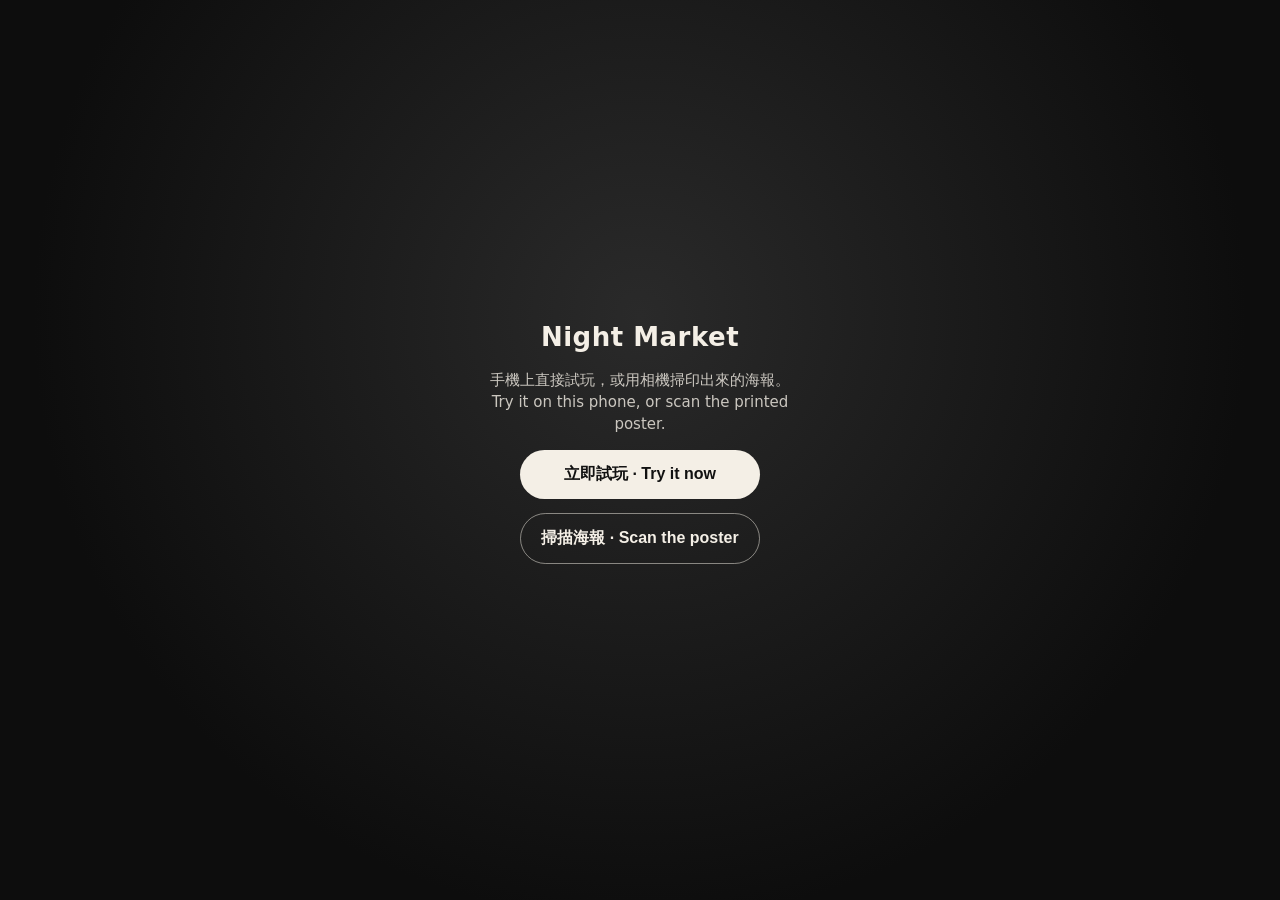
<file: ar/demo/index.html>
<!DOCTYPE html>
<html lang="en">
<head>
<meta charset="utf-8">
<meta name="viewport" content="width=device-width, initial-scale=1, maximum-scale=1, user-scalable=no">
<title>Scan the poster</title>
<style>
  html, body { margin: 0; height: 100%; background: #0d0d0d; color: #f4efe6;
    font-family: system-ui, -apple-system, "Segoe UI", "Noto Sans TC", sans-serif; overflow: hidden; }
  #stage { position: fixed; inset: 0; touch-action: none; }
  #start { position: fixed; inset: 0; display: flex; flex-direction: column; align-items: center;
    justify-content: center; gap: 14px; padding: 32px; text-align: center; z-index: 10;
    background: radial-gradient(circle at 50% 35%, #2a2a2a, #0d0d0d 70%); }
  #start h1 { margin: 0 0 4px; font-size: 26px; font-weight: 700; letter-spacing: .5px; }
  #start p { margin: 0; max-width: 300px; line-height: 1.45; opacity: .8; font-size: 15px; }
  .btn { width: 240px; padding: 14px 20px; border: 0; border-radius: 999px; font-size: 16px;
    font-weight: 700; cursor: pointer; }
  .btn.main { background: #f4efe6; color: #111; }
  .btn.ghost { background: transparent; color: #f4efe6; border: 1.5px solid rgba(244,239,230,.5); }
  .small { font-size: 13px; opacity: .65; max-width: 280px; line-height: 1.4; }
  #inapp { display: none; font-size: 13px; line-height: 1.45; max-width: 290px; padding: 10px 14px;
    border-radius: 12px; background: rgba(255,255,255,.08); }
  #hint { position: fixed; left: 50%; bottom: 28px; transform: translateX(-50%); z-index: 5;
    padding: 10px 18px; border-radius: 999px; background: rgba(0,0,0,.55); font-size: 14px;
    backdrop-filter: blur(6px); transition: opacity .4s; pointer-events: none; white-space: nowrap; }
  #hint.hide { opacity: 0; }
  #cta { position: fixed; left: 50%; bottom: 24px; transform: translateX(-50%); z-index: 6; display: none;
    padding: 13px 26px; border-radius: 999px; background: #f4efe6; color: #111; font-weight: 700;
    text-decoration: none; font-size: 15px; box-shadow: 0 6px 24px rgba(0,0,0,.35); white-space: nowrap; }
  #err { color: #ff9b8a; font-size: 14px; max-width: 300px; }
</style>
<script type="importmap">
{ "imports": {
    "three": "./vendor/three/three.module.min.js",
    "three/addons/": "./vendor/three/addons/",
    "mindar-image-three": "./vendor/mindar/mindar-image-three.prod.js"
} }
</script>
</head>
<body>
<div id="stage"></div>
<div id="start">
  <h1 id="title">Bring the poster to life</h1>
  <p>手機上直接試玩，或用相機掃印出來的海報。<br>Try it on this phone, or scan the printed poster.</p>
  <button class="btn main" id="preview">立即試玩 · Try it now</button>
  <button class="btn ghost" id="scan">掃描海報 · Scan the poster</button>
  <div id="inapp">在 App 裡也能「立即試玩」。要掃描海報，請點 ⋯ 選「用瀏覽器開啟」。<br>In this app, Try it now works. To scan, tap ⋯ › Open in browser.</div>
  <div id="err"></div>
</div>
<div id="hint" class="hide"></div>
<a id="cta" target="_blank" rel="noopener"></a>

<script type="module">
import * as THREE from "three";

// Everything poster-specific lives in scene.json: new poster = new files, same page.
const cfg = await (await fetch("./scene.json")).json();
document.getElementById("title").textContent = cfg.title || "Bring the poster to life";
const aspect = cfg.height / cfg.width;               // poster width = 1 unit
const hint = document.getElementById("hint");
const cta = document.getElementById("cta");
if (cfg.cta) { cta.textContent = cfg.cta.label; cta.href = cfg.cta.url; }

// In-app browsers (Instagram, Facebook, LINE, Threads) often block the camera
const inApp = /Instagram|FBAN|FBAV|Line\/|Threads|Messenger/i.test(navigator.userAgent);
if (inApp) document.getElementById("inapp").style.display = "block";

const loader = new THREE.TextureLoader();
const textures = await Promise.all(cfg.layers.map(L => loader.loadAsync(L.src)));
textures.forEach(t => { t.colorSpace = THREE.SRGBColorSpace; t.anisotropy = 4; });

// Build the layered poster inside any group (AR anchor or preview scene)
function buildPoster(group) {
  const layers = cfg.layers.map((L, i) => {
    const s = L.scale || 1;
    const mesh = new THREE.Mesh(new THREE.PlaneGeometry(s, s * aspect),
      new THREE.MeshBasicMaterial({ map: textures[i], transparent: true, depthWrite: false,
        blending: L.blend === "add" ? THREE.AdditiveBlending : THREE.NormalBlending }));
    mesh.renderOrder = i;
    group.add(mesh);
    return { mesh, cfg: L, z: L.z || 0, x: L.x || 0, y: L.y || 0 };
  });
  let sparks = null;
  if (cfg.sparkles) {
    const n = cfg.sparkles.count || 40, pos = new Float32Array(n * 3), seed = [];
    for (let i = 0; i < n; i++) {
      pos[i*3] = (Math.random() - .5) * .9; pos[i*3+1] = (Math.random() - .5) * aspect * .9;
      pos[i*3+2] = Math.random() * .35; seed.push(Math.random() * 10);
    }
    const g = new THREE.BufferGeometry(); g.setAttribute("position", new THREE.BufferAttribute(pos, 3));
    sparks = new THREE.Points(g, new THREE.PointsMaterial({ color: cfg.sparkles.color || "#ffd98a",
      size: .018, transparent: true, opacity: 0, depthWrite: false, blending: THREE.AdditiveBlending }));
    sparks.userData.seed = seed; sparks.renderOrder = 99; group.add(sparks);
  }
  let rain = null;
  if (cfg.rain) {
    const n = cfg.rain.count || 160, len = cfg.rain.length || .035, pos = new Float32Array(n * 6);
    for (let i = 0; i < n; i++) {
      const x = (Math.random() - .5) * .92, y = (Math.random() - .5) * aspect * .94, z = .02 + Math.random() * .4;
      pos.set([x, y, z, x + len * .12, y - len, z], i * 6);
    }
    const g = new THREE.BufferGeometry(); g.setAttribute("position", new THREE.BufferAttribute(pos, 3));
    rain = new THREE.LineSegments(g, new THREE.LineBasicMaterial({ color: cfg.rain.color || "#cfd6d2",
      transparent: true, opacity: 0, depthWrite: false }));
    rain.renderOrder = 98; group.add(rain);
  }
  return { layers, sparks, rain };
}

const ease = t => 1 - Math.pow(1 - Math.min(Math.max(t, 0), 1), 3);
// Shared animation: layers rise out of the paper from `since`, then idle motion
function animatePoster(P, t, since) {
  const sec = t / 1000;
  const rise = since ? ease((t - since) / 900) : 0;
  P.layers.forEach((L, i) => {
    const a = L.cfg.anim || {}, m = L.mesh;
    const r = since ? ease((t - since) / 900 - i * .12) : 0;
    let y = L.y, rot = 0, sc = 1;
    if (a.bob)   y += Math.sin(sec * (a.bobSpeed || 1.6)) * a.bob;
    if (a.sway)  rot = Math.sin(sec * (a.swaySpeed || 1.1)) * a.sway;
    if (a.pulse) sc = 1 + Math.sin(sec * (a.pulseSpeed || 2.2)) * a.pulse;
    if (a.pop)   sc *= .6 + .4 * r;
    m.position.set(L.x, y, L.z * r); m.rotation.z = rot; m.scale.setScalar(sc);
    m.material.opacity = (a.fadeIn ? r : 1) * (a.breathe ? .55 + .45 * Math.sin(sec * (a.breatheSpeed || 1.3)) : 1);
  });
  if (P.sparks) {
    const p = P.sparks.geometry.attributes.position, s = P.sparks.userData.seed;
    for (let i = 0; i < p.count; i++) {
      let y = p.getY(i) + .0012; if (y > aspect * .45) y = -aspect * .45;
      p.setY(i, y); p.setX(i, p.getX(i) + Math.sin(sec * 1.5 + s[i]) * .0006);
    }
    p.needsUpdate = true; P.sparks.material.opacity = .85 * rise;
  }
  if (P.rain) {
    const p = P.rain.geometry.attributes.position, sp = (cfg.rain.speed || 1) * .012, bottom = -aspect / 2;
    for (let i = 0; i < p.count; i += 2) {
      let y0 = p.getY(i) - sp, y1 = p.getY(i + 1) - sp, x0 = p.getX(i) + sp * .12, x1 = p.getX(i + 1) + sp * .12;
      if (y1 < bottom) { const dy = aspect - .02; y0 += dy; y1 += dy; x0 -= dy * .12; x1 -= dy * .12; }
      p.setXY(i, x0, y0); p.setXY(i + 1, x1, y1);
    }
    p.needsUpdate = true; P.rain.material.opacity = (cfg.rain.opacity || .35) * rise;
  }
  return rise;
}
const showCta = () => { if (cfg.cta) cta.style.display = "block"; };

// ---------- Mode 1: preview on this phone, no camera, tilt or drag ----------
async function startPreview() {
  document.getElementById("start").remove();
  const stage = document.getElementById("stage");
  const renderer = new THREE.WebGLRenderer({ antialias: true, alpha: true });
  renderer.setPixelRatio(Math.min(devicePixelRatio, 2));
  renderer.setSize(innerWidth, innerHeight);
  renderer.outputColorSpace = THREE.SRGBColorSpace;
  stage.appendChild(renderer.domElement);
  const scene = new THREE.Scene();
  scene.background = new THREE.Color(cfg.previewBg || "#151210");
  const camera = new THREE.PerspectiveCamera(40, innerWidth / innerHeight, .01, 20);
  const fit = () => {                                // fit the whole poster on screen
    camera.aspect = innerWidth / innerHeight; camera.updateProjectionMatrix();
    const vFov = THREE.MathUtils.degToRad(camera.fov);
    const needH = aspect * 1.18, needW = 1.18 / camera.aspect;
    camera.position.set(0, 0, Math.max(needH, needW) / (2 * Math.tan(vFov / 2)));
    renderer.setSize(innerWidth, innerHeight);
  };
  fit(); addEventListener("resize", fit);
  const poster = new THREE.Group(); scene.add(poster);
  const P = buildPoster(poster);

  // Tilt: gyro if allowed, otherwise drag. Gentle auto-sway while idle.
  let tx = 0, ty = 0, lastInput = 0;
  const onTilt = e => { if (e.beta == null) return;
    tx = THREE.MathUtils.clamp((e.gamma || 0) / 30, -1, 1);
    ty = THREE.MathUtils.clamp(((e.beta || 0) - 45) / 30, -1, 1); lastInput = performance.now(); };
  try {
    if (typeof DeviceOrientationEvent !== "undefined" && DeviceOrientationEvent.requestPermission) {
      if (await DeviceOrientationEvent.requestPermission() === "granted") addEventListener("deviceorientation", onTilt);
    } else addEventListener("deviceorientation", onTilt);
  } catch (e) {}
  let drag = null;
  stage.addEventListener("pointerdown", e => { drag = { x: e.clientX, y: e.clientY, tx, ty }; });
  addEventListener("pointermove", e => { if (!drag) return;
    tx = THREE.MathUtils.clamp(drag.tx + (e.clientX - drag.x) / 150, -1, 1);
    ty = THREE.MathUtils.clamp(drag.ty + (e.clientY - drag.y) / 150, -1, 1); lastInput = performance.now(); });
  addEventListener("pointerup", () => drag = null);

  hint.textContent = "傾斜手機或拖曳 · Tilt or drag"; hint.classList.remove("hide");
  setTimeout(() => hint.classList.add("hide"), 3500);
  const since = performance.now() + 250;
  setTimeout(showCta, 2500);
  let rx = 0, ry = 0;
  renderer.setAnimationLoop(t => {
    const sec = t / 1000, idle = t - lastInput > 2500;
    const gx = idle ? Math.sin(sec * .6) * .55 : tx, gy = idle ? Math.sin(sec * .45) * .3 : ty;
    ry += (gx * .45 - ry) * .08; rx += (gy * .3 - rx) * .08;
    poster.rotation.set(rx, ry, 0);
    animatePoster(P, t, since);
    renderer.render(scene, camera);
  });
}

// ---------- Mode 2: point the camera at the printed poster ----------
// MindAR swallows camera errors, so ask for the camera ourselves first.
async function cameraOK() {
  if (!navigator.mediaDevices || !navigator.mediaDevices.getUserMedia) return false;
  try {
    const s = await navigator.mediaDevices.getUserMedia({ video: { facingMode: "environment" }, audio: false });
    s.getTracks().forEach(t => t.stop());
    return true;
  } catch (e) { return false; }
}
function scanFailed() {
  document.getElementById("stage").innerHTML = "";                     // drop MindAR's video/canvas
  document.querySelectorAll(".mindar-ui-overlay").forEach(n => n.remove());
  document.getElementById("err").textContent = inApp
    ? "這個 App 擋住了相機。請點 ⋯ 用瀏覽器開啟，或按「立即試玩」。 The camera is blocked in this app. Tap ⋯ › Open in browser, or use Try it now."
    : "相機沒有開啟。請允許相機，或按「立即試玩」。 Camera didn't start. Allow camera access, or use Try it now.";
}

async function startScan() {
  const err = document.getElementById("err");
  err.textContent = "Starting camera…";
  if (!(await cameraOK())) return scanFailed();
  try {
    const { MindARThree } = await import("mindar-image-three");
    const mindar = new MindARThree({ container: document.getElementById("stage"),
      imageTargetSrc: "./targets.mind", uiScanning: "no", uiLoading: "yes",
      filterMinCF: .0001, filterBeta: .001 });
    const { renderer, scene, camera } = mindar;
    renderer.outputColorSpace = THREE.SRGBColorSpace;
    const anchor = mindar.addAnchor(0);
    const P = buildPoster(anchor.group);
    let found = 0;
    anchor.onTargetFound = () => { window.__foundAt = found = performance.now(); hint.classList.add("hide"); setTimeout(showCta, 1500); };
    anchor.onTargetLost = () => { found = 0; hint.classList.remove("hide"); };
    const ok = await Promise.race([mindar.start().then(() => true), new Promise(r => setTimeout(() => r(false), 20000))]);
    if (!ok) { try { mindar.stop(); } catch (e) {} return scanFailed(); }
    document.getElementById("start").remove();
    hint.textContent = "對準海報 · Point at the poster"; hint.classList.remove("hide");
    renderer.setAnimationLoop(t => { animatePoster(P, t, found); renderer.render(scene, camera); });
  } catch (e) {
    console.error(e);
    scanFailed();
  }
}

document.getElementById("preview").onclick = startPreview;
document.getElementById("scan").onclick = startScan;
if (new URLSearchParams(location.search).has("preview")) startPreview();
</script>
</body>
</html>
</file>
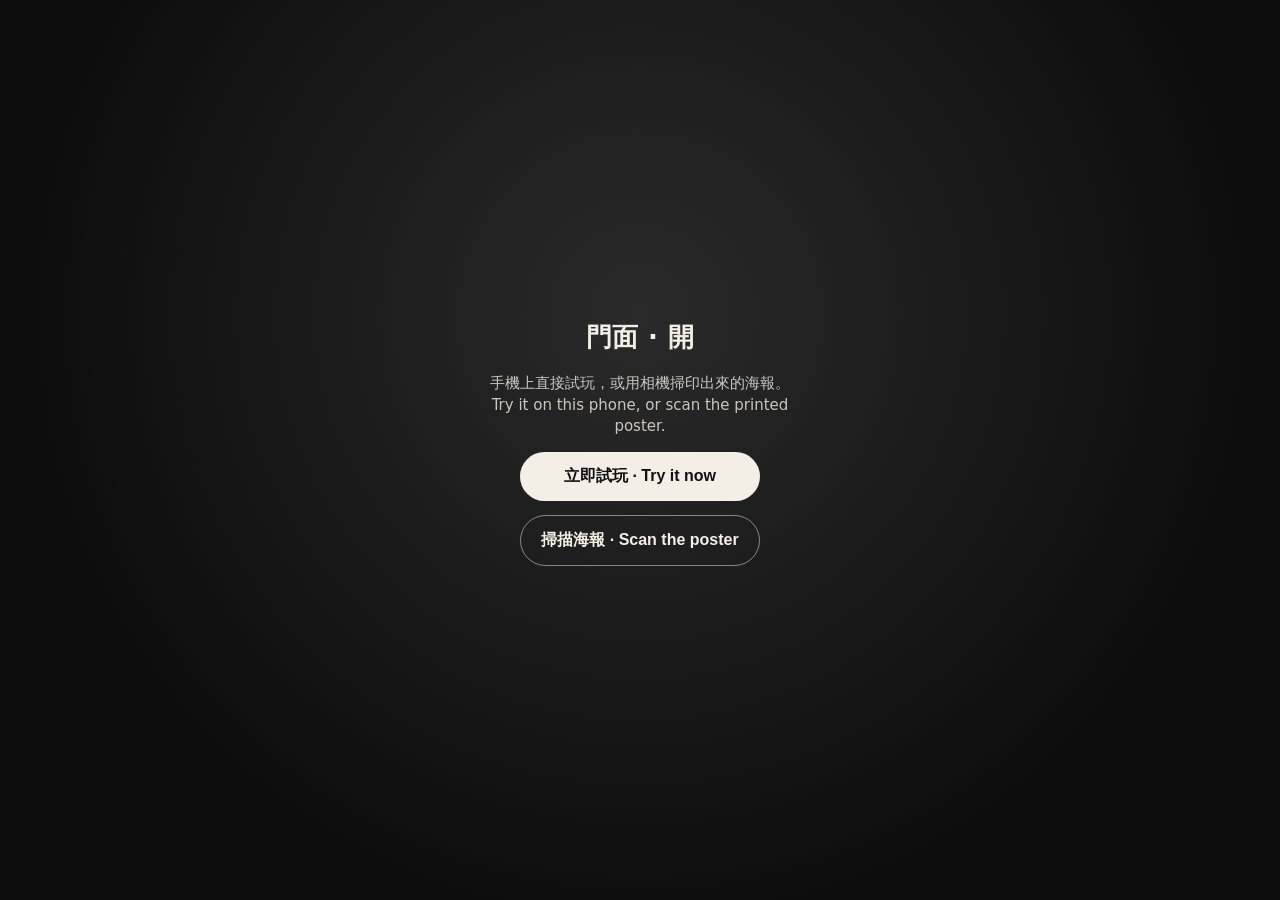
<file: ar/kai/index.html>
<!DOCTYPE html>
<html lang="en">
<head>
<meta charset="utf-8">
<meta name="viewport" content="width=device-width, initial-scale=1, maximum-scale=1, user-scalable=no">
<title>Scan the poster</title>
<style>
  html, body { margin: 0; height: 100%; background: #0d0d0d; color: #f4efe6;
    font-family: system-ui, -apple-system, "Segoe UI", "Noto Sans TC", sans-serif; overflow: hidden; }
  #stage { position: fixed; inset: 0; touch-action: none; }
  #start { position: fixed; inset: 0; display: flex; flex-direction: column; align-items: center;
    justify-content: center; gap: 14px; padding: 32px; text-align: center; z-index: 10;
    background: radial-gradient(circle at 50% 35%, #2a2a2a, #0d0d0d 70%); }
  #start h1 { margin: 0 0 4px; font-size: 26px; font-weight: 700; letter-spacing: .5px; }
  #start p { margin: 0; max-width: 300px; line-height: 1.45; opacity: .8; font-size: 15px; }
  .btn { width: 240px; padding: 14px 20px; border: 0; border-radius: 999px; font-size: 16px;
    font-weight: 700; cursor: pointer; }
  .btn.main { background: #f4efe6; color: #111; }
  .btn.ghost { background: transparent; color: #f4efe6; border: 1.5px solid rgba(244,239,230,.5); }
  .small { font-size: 13px; opacity: .65; max-width: 280px; line-height: 1.4; }
  #inapp { display: none; font-size: 13px; line-height: 1.45; max-width: 290px; padding: 10px 14px;
    border-radius: 12px; background: rgba(255,255,255,.08); }
  #hint { position: fixed; left: 50%; bottom: 28px; transform: translateX(-50%); z-index: 5;
    padding: 10px 18px; border-radius: 999px; background: rgba(0,0,0,.55); font-size: 14px;
    backdrop-filter: blur(6px); transition: opacity .4s; pointer-events: none; white-space: nowrap; }
  #hint.hide { opacity: 0; }
  #cta { position: fixed; left: 50%; bottom: 24px; transform: translateX(-50%); z-index: 6; display: none;
    padding: 13px 26px; border-radius: 999px; background: #f4efe6; color: #111; font-weight: 700;
    text-decoration: none; font-size: 15px; box-shadow: 0 6px 24px rgba(0,0,0,.35); white-space: nowrap; }
  #err { color: #ff9b8a; font-size: 14px; max-width: 300px; }
</style>
<script type="importmap">
{ "imports": {
    "three": "./vendor/three/three.module.min.js",
    "three/addons/": "./vendor/three/addons/",
    "mindar-image-three": "./vendor/mindar/mindar-image-three.prod.js"
} }
</script>
</head>
<body>
<div id="stage"></div>
<div id="start">
  <h1 id="title">Bring the poster to life</h1>
  <p>手機上直接試玩，或用相機掃印出來的海報。<br>Try it on this phone, or scan the printed poster.</p>
  <button class="btn main" id="preview">立即試玩 · Try it now</button>
  <button class="btn ghost" id="scan">掃描海報 · Scan the poster</button>
  <div id="inapp">在 App 裡也能「立即試玩」。要掃描海報，請點 ⋯ 選「用瀏覽器開啟」。<br>In this app, Try it now works. To scan, tap ⋯ › Open in browser.</div>
  <div id="err"></div>
</div>
<div id="hint" class="hide"></div>
<a id="cta" target="_blank" rel="noopener"></a>

<script type="module">
import * as THREE from "three";

// Everything poster-specific lives in scene.json: new poster = new files, same page.
const cfg = await (await fetch("./scene.json")).json();
document.getElementById("title").textContent = cfg.title || "Bring the poster to life";
const aspect = cfg.height / cfg.width;               // poster width = 1 unit
const hint = document.getElementById("hint");
const cta = document.getElementById("cta");
if (cfg.cta) { cta.textContent = cfg.cta.label; cta.href = cfg.cta.url; }

// In-app browsers (Instagram, Facebook, LINE, Threads) often block the camera
const inApp = /Instagram|FBAN|FBAV|Line\/|Threads|Messenger/i.test(navigator.userAgent);
if (inApp) document.getElementById("inapp").style.display = "block";

const loader = new THREE.TextureLoader();
const textures = await Promise.all(cfg.layers.map(L => loader.loadAsync(L.src)));
textures.forEach(t => { t.colorSpace = THREE.SRGBColorSpace; t.anisotropy = 4; });

// Build the layered poster inside any group (AR anchor or preview scene)
function buildPoster(group) {
  const layers = cfg.layers.map((L, i) => {
    const s = L.scale || 1;
    const mesh = new THREE.Mesh(new THREE.PlaneGeometry(s, s * aspect),
      new THREE.MeshBasicMaterial({ map: textures[i], transparent: true, depthWrite: false }));
    mesh.renderOrder = i;
    group.add(mesh);
    return { mesh, cfg: L, z: L.z || 0, x: L.x || 0, y: L.y || 0 };
  });
  let sparks = null;
  if (cfg.sparkles) {
    const n = cfg.sparkles.count || 40, pos = new Float32Array(n * 3), seed = [];
    for (let i = 0; i < n; i++) {
      pos[i*3] = (Math.random() - .5) * .9; pos[i*3+1] = (Math.random() - .5) * aspect * .9;
      pos[i*3+2] = Math.random() * .35; seed.push(Math.random() * 10);
    }
    const g = new THREE.BufferGeometry(); g.setAttribute("position", new THREE.BufferAttribute(pos, 3));
    sparks = new THREE.Points(g, new THREE.PointsMaterial({ color: cfg.sparkles.color || "#ffd98a",
      size: .018, transparent: true, opacity: 0, depthWrite: false, blending: THREE.AdditiveBlending }));
    sparks.userData.seed = seed; sparks.renderOrder = 99; group.add(sparks);
  }
  return { layers, sparks };
}

const ease = t => 1 - Math.pow(1 - Math.min(Math.max(t, 0), 1), 3);
// Shared animation: layers rise out of the paper from `since`, then idle motion
function animatePoster(P, t, since) {
  const sec = t / 1000;
  const rise = since ? ease((t - since) / 900) : 0;
  P.layers.forEach((L, i) => {
    const a = L.cfg.anim || {}, m = L.mesh;
    const r = since ? ease((t - since - (a.riseAt != null ? a.riseAt * 1000 : i * 108)) / 900) : 0;
    let x = L.x, y = L.y, rot = 0, sc = 1, op = a.fadeIn ? r : 1;
    if (a.slideFrom) {                   // stroke slides in from off the poster, ease-out, no overshoot
      const k = since ? ease((t - since - (a.slideDelay || 0) * 1000) / ((a.slideDur || 1.4) * 1000)) : 0;
      x += a.slideFrom[0] * (1 - k); y += a.slideFrom[1] * (1 - k); op = Math.min(1, k * 2);
    }
    if (a.bob)   y += Math.sin(sec * (a.bobSpeed || 1.6)) * a.bob;
    if (a.sway)  rot = Math.sin(sec * (a.swaySpeed || 1.1)) * a.sway;
    if (a.pulse) sc = 1 + Math.sin(sec * (a.pulseSpeed || 2.2)) * a.pulse;
    if (a.pop)   sc *= .6 + .4 * r;
    m.position.set(x, y, L.z * r); m.rotation.z = rot; m.scale.setScalar(sc);
    m.material.opacity = op;
  });
  if (P.sparks) {
    const p = P.sparks.geometry.attributes.position, s = P.sparks.userData.seed;
    for (let i = 0; i < p.count; i++) {
      let y = p.getY(i) + .0012; if (y > aspect * .45) y = -aspect * .45;
      p.setY(i, y); p.setX(i, p.getX(i) + Math.sin(sec * 1.5 + s[i]) * .0006);
    }
    p.needsUpdate = true; P.sparks.material.opacity = .85 * rise;
  }
  return rise;
}
const showCta = () => { if (cfg.cta) cta.style.display = "block"; };

// ---------- Mode 1: preview on this phone, no camera, tilt or drag ----------
async function startPreview() {
  document.getElementById("start").remove();
  const stage = document.getElementById("stage");
  const renderer = new THREE.WebGLRenderer({ antialias: true, alpha: true });
  renderer.setPixelRatio(Math.min(devicePixelRatio, 2));
  renderer.setSize(innerWidth, innerHeight);
  renderer.outputColorSpace = THREE.SRGBColorSpace;
  stage.appendChild(renderer.domElement);
  const scene = new THREE.Scene();
  scene.background = new THREE.Color(cfg.previewBg || "#151210");
  const camera = new THREE.PerspectiveCamera(40, innerWidth / innerHeight, .01, 20);
  const fit = () => {                                // fit the whole poster on screen
    camera.aspect = innerWidth / innerHeight; camera.updateProjectionMatrix();
    const vFov = THREE.MathUtils.degToRad(camera.fov);
    const needH = aspect * 1.18, needW = 1.18 / camera.aspect;
    camera.position.set(0, 0, Math.max(needH, needW) / (2 * Math.tan(vFov / 2)));
    renderer.setSize(innerWidth, innerHeight);
  };
  fit(); addEventListener("resize", fit);
  const poster = new THREE.Group(); scene.add(poster);
  const P = buildPoster(poster);

  // Tilt: gyro if allowed, otherwise drag. Gentle auto-sway while idle.
  let tx = 0, ty = 0, lastInput = 0;
  const onTilt = e => { if (e.beta == null) return;
    tx = THREE.MathUtils.clamp((e.gamma || 0) / 30, -1, 1);
    ty = THREE.MathUtils.clamp(((e.beta || 0) - 45) / 30, -1, 1); lastInput = performance.now(); };
  try {
    if (typeof DeviceOrientationEvent !== "undefined" && DeviceOrientationEvent.requestPermission) {
      if (await DeviceOrientationEvent.requestPermission() === "granted") addEventListener("deviceorientation", onTilt);
    } else addEventListener("deviceorientation", onTilt);
  } catch (e) {}
  let drag = null;
  stage.addEventListener("pointerdown", e => { drag = { x: e.clientX, y: e.clientY, tx, ty }; });
  addEventListener("pointermove", e => { if (!drag) return;
    tx = THREE.MathUtils.clamp(drag.tx + (e.clientX - drag.x) / 150, -1, 1);
    ty = THREE.MathUtils.clamp(drag.ty + (e.clientY - drag.y) / 150, -1, 1); lastInput = performance.now(); });
  addEventListener("pointerup", () => drag = null);

  hint.textContent = "傾斜手機或拖曳 · Tilt or drag"; hint.classList.remove("hide");
  setTimeout(() => hint.classList.add("hide"), 3500);
  const since = performance.now() + 250;
  setTimeout(showCta, 4000);
  let rx = 0, ry = 0;
  renderer.setAnimationLoop(t => {
    const sec = t / 1000, idle = t - lastInput > 2500;
    const gx = idle ? Math.sin(sec * .6) * .55 : tx, gy = idle ? Math.sin(sec * .45) * .3 : ty;
    ry += (gx * .45 - ry) * .08; rx += (gy * .3 - rx) * .08;
    poster.rotation.set(rx, ry, 0);
    animatePoster(P, t, since);
    renderer.render(scene, camera);
  });
}

// ---------- Mode 2: point the camera at the printed poster ----------
// MindAR swallows camera errors, so ask for the camera ourselves first.
async function cameraOK() {
  if (!navigator.mediaDevices || !navigator.mediaDevices.getUserMedia) return false;
  try {
    const s = await navigator.mediaDevices.getUserMedia({ video: { facingMode: "environment" }, audio: false });
    s.getTracks().forEach(t => t.stop());
    return true;
  } catch (e) { return false; }
}
function scanFailed() {
  document.getElementById("stage").innerHTML = "";                     // drop MindAR's video/canvas
  document.querySelectorAll(".mindar-ui-overlay").forEach(n => n.remove());
  document.getElementById("err").textContent = inApp
    ? "這個 App 擋住了相機。請點 ⋯ 用瀏覽器開啟，或按「立即試玩」。 The camera is blocked in this app. Tap ⋯ › Open in browser, or use Try it now."
    : "相機沒有開啟。請允許相機，或按「立即試玩」。 Camera didn't start. Allow camera access, or use Try it now.";
}

async function startScan() {
  const err = document.getElementById("err");
  err.textContent = "Starting camera…";
  if (!(await cameraOK())) return scanFailed();
  try {
    const { MindARThree } = await import("mindar-image-three");
    const mindar = new MindARThree({ container: document.getElementById("stage"),
      imageTargetSrc: "./targets.mind", uiScanning: "no", uiLoading: "yes",
      filterMinCF: .0001, filterBeta: .001 });
    const { renderer, scene, camera } = mindar;
    renderer.outputColorSpace = THREE.SRGBColorSpace;
    const anchor = mindar.addAnchor(0);
    const P = buildPoster(anchor.group);
    let found = 0;
    anchor.onTargetFound = () => { window.__foundAt = found = performance.now(); hint.classList.add("hide"); setTimeout(showCta, 4000); };
    anchor.onTargetLost = () => { found = 0; hint.classList.remove("hide"); };
    const ok = await Promise.race([mindar.start().then(() => true), new Promise(r => setTimeout(() => r(false), 20000))]);
    if (!ok) { try { mindar.stop(); } catch (e) {} return scanFailed(); }
    document.getElementById("start").remove();
    hint.textContent = "對準海報 · Point at the poster"; hint.classList.remove("hide");
    renderer.setAnimationLoop(t => { animatePoster(P, t, found); renderer.render(scene, camera); });
  } catch (e) {
    console.error(e);
    scanFailed();
  }
}

document.getElementById("preview").onclick = startPreview;
document.getElementById("scan").onclick = startScan;
if (new URLSearchParams(location.search).has("preview")) startPreview();
</script>
</body>
</html>
</file>
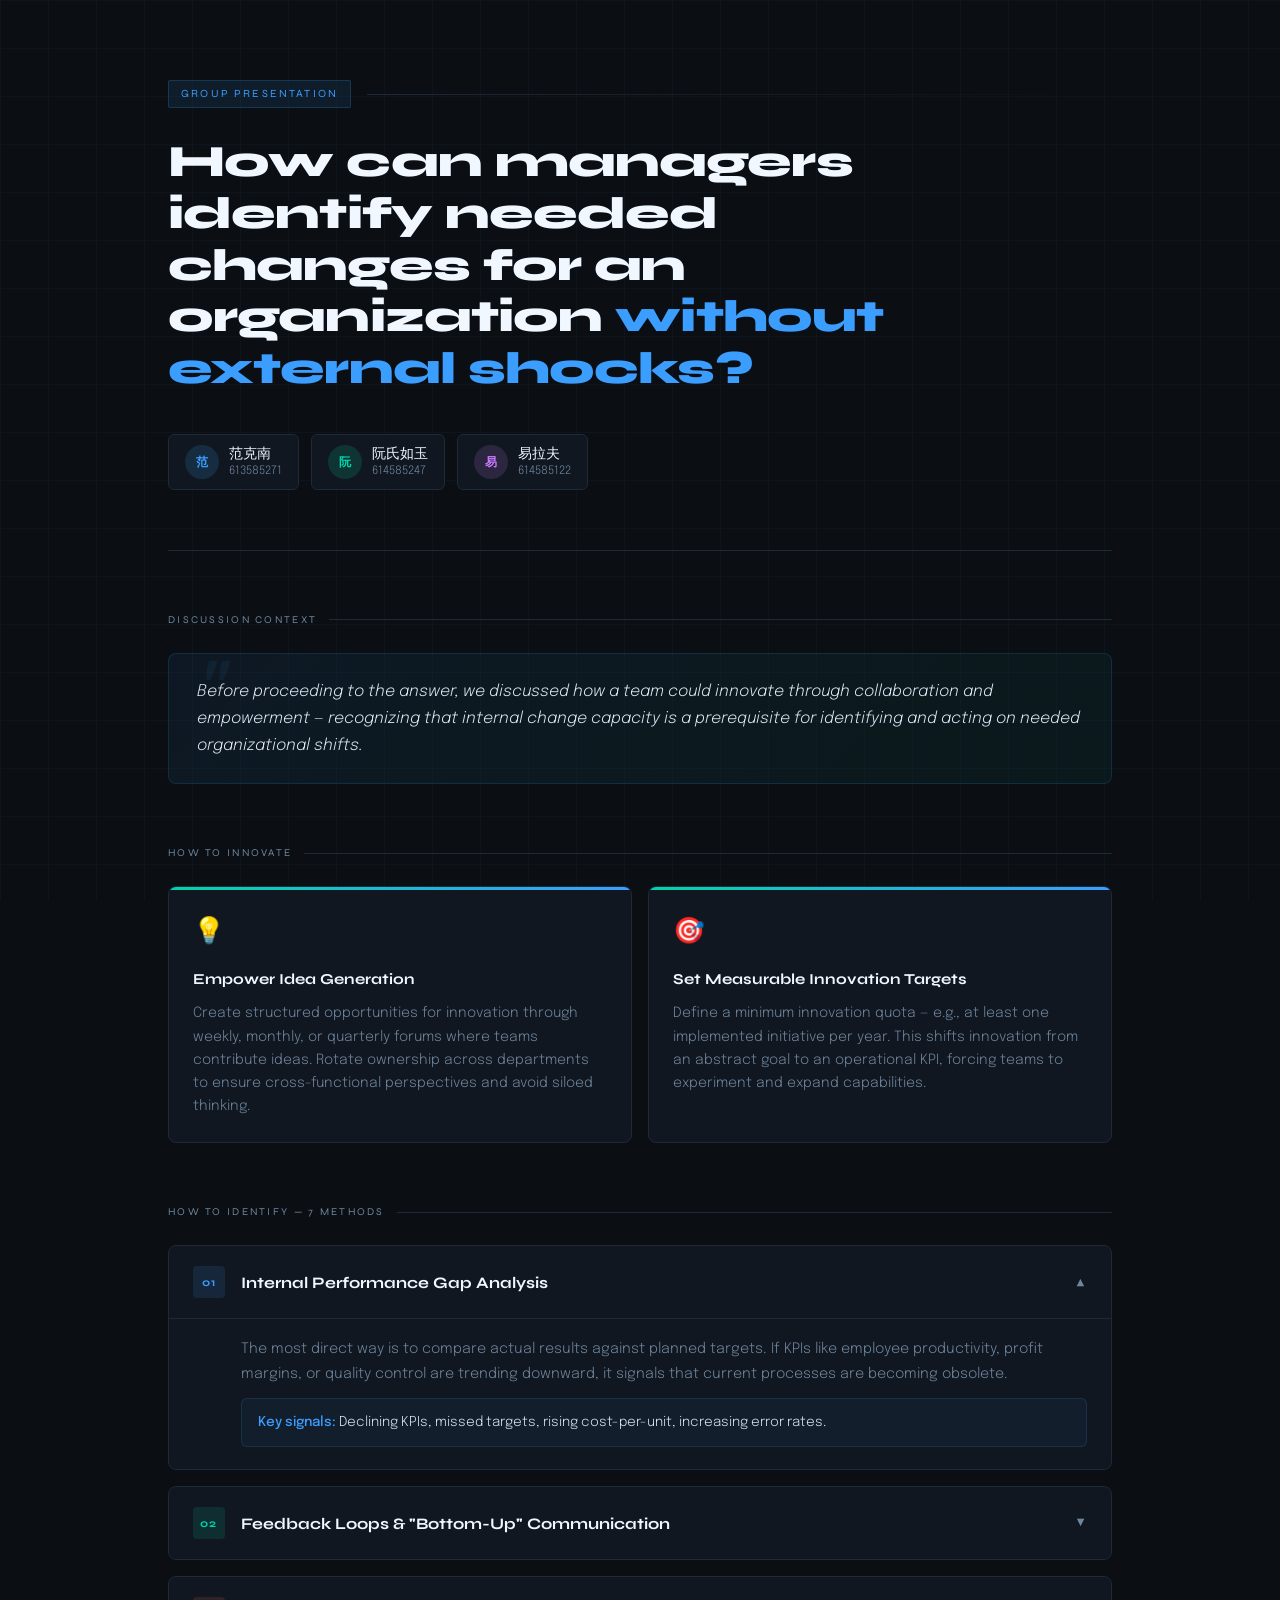
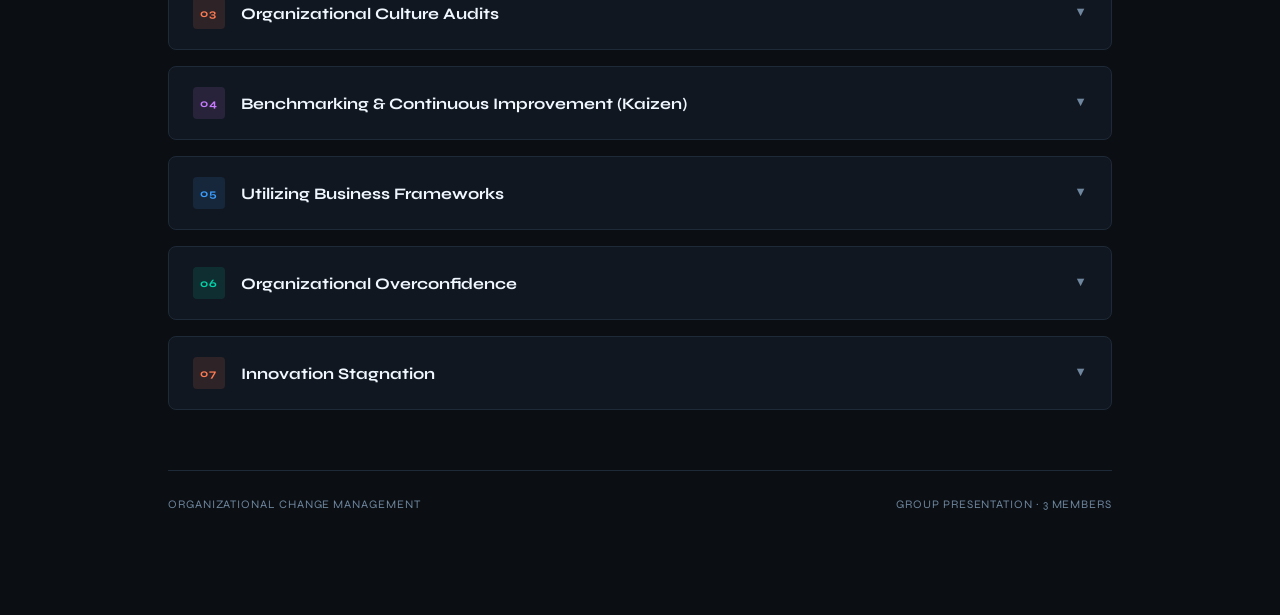
<file: business.index.html>
<!DOCTYPE html>
<html lang="en">
<head>
<meta charset="UTF-8">
<meta name="viewport" content="width=device-width, initial-scale=1.0">
<title>Identifying Organizational Change Without External Shocks</title>
<link href="https://fonts.googleapis.com/css2?family=Syne:wght@400;600;700;800&family=Epilogue:ital,wght@0,300;0,400;0,500;1,300&display=swap" rel="stylesheet">
<style>
  :root {
    --bg: #0b0f14;
    --surface: #111720;
    --surface2: #161d28;
    --border: #1e2a38;
    --accent: #3b9eff;
    --accent2: #00d4aa;
    --accent3: #ff7b54;
    --accent4: #c87bff;
    --text: #dde6f0;
    --text-dim: #6e869e;
    --text-bright: #f0f7ff;
  }

  *, *::before, *::after { box-sizing: border-box; margin: 0; padding: 0; }

  html { scroll-behavior: smooth; }

  body {
    background: var(--bg);
    color: var(--text);
    font-family: 'Epilogue', sans-serif;
    font-weight: 300;
    font-size: 16px;
    line-height: 1.7;
    min-height: 100vh;
  }

  /* ── GRID BACKGROUND ── */
  body::before {
    content: '';
    position: fixed;
    inset: 0;
    background-image:
      linear-gradient(rgba(59,158,255,0.04) 1px, transparent 1px),
      linear-gradient(90deg, rgba(59,158,255,0.04) 1px, transparent 1px);
    background-size: 48px 48px;
    pointer-events: none;
    z-index: 0;
  }

  .page {
    position: relative;
    z-index: 1;
    max-width: 1000px;
    margin: 0 auto;
    padding: 0 28px 100px;
  }

  /* ── HERO ── */
  .hero {
    padding: 80px 0 60px;
    border-bottom: 1px solid var(--border);
    animation: fadeUp 0.7s ease both;
  }

  .hero-meta {
    display: flex;
    align-items: center;
    gap: 16px;
    margin-bottom: 28px;
  }

  .hero-tag {
    font-family: 'Syne', sans-serif;
    font-size: 0.68rem;
    letter-spacing: 0.2em;
    text-transform: uppercase;
    color: var(--accent);
    background: rgba(59,158,255,0.1);
    border: 1px solid rgba(59,158,255,0.2);
    padding: 4px 12px;
    border-radius: 2px;
  }

  .hero-line {
    height: 1px;
    flex: 1;
    background: linear-gradient(to right, var(--border), transparent);
  }

  .hero-q {
    font-family: 'Syne', sans-serif;
    font-size: clamp(1.6rem, 4vw, 2.8rem);
    font-weight: 800;
    line-height: 1.15;
    color: var(--text-bright);
    letter-spacing: -0.02em;
    max-width: 820px;
    margin-bottom: 40px;
  }

  .hero-q span {
    color: var(--accent);
  }

  /* ── TEAM CARDS ── */
  .team {
    display: flex;
    gap: 12px;
    flex-wrap: wrap;
  }

  .member {
    display: flex;
    align-items: center;
    gap: 10px;
    background: var(--surface);
    border: 1px solid var(--border);
    border-radius: 6px;
    padding: 10px 16px;
    transition: border-color 0.2s;
  }

  .member:hover { border-color: var(--accent); }

  .member-avatar {
    width: 34px;
    height: 34px;
    border-radius: 50%;
    display: flex;
    align-items: center;
    justify-content: center;
    font-family: 'Syne', sans-serif;
    font-size: 0.75rem;
    font-weight: 700;
    flex-shrink: 0;
  }

  .member:nth-child(1) .member-avatar { background: rgba(59,158,255,0.15); color: var(--accent); }
  .member:nth-child(2) .member-avatar { background: rgba(0,212,170,0.15); color: var(--accent2); }
  .member:nth-child(3) .member-avatar { background: rgba(200,123,255,0.15); color: var(--accent4); }

  .member-info { line-height: 1.3; }
  .member-name { font-size: 0.88rem; font-weight: 500; color: var(--text-bright); }
  .member-id { font-size: 0.72rem; color: var(--text-dim); font-family: 'Epilogue', monospace; }

  /* ── SECTION LABELS ── */
  .section-label {
    font-family: 'Syne', sans-serif;
    font-size: 0.65rem;
    letter-spacing: 0.22em;
    text-transform: uppercase;
    color: var(--text-dim);
    margin-bottom: 24px;
    margin-top: 60px;
    display: flex;
    align-items: center;
    gap: 12px;
  }

  .section-label::after {
    content: '';
    flex: 1;
    height: 1px;
    background: var(--border);
  }

  /* ── INTRO STRIP ── */
  .intro-strip {
    background: linear-gradient(135deg, rgba(59,158,255,0.07), rgba(0,212,170,0.05));
    border: 1px solid rgba(59,158,255,0.15);
    border-radius: 8px;
    padding: 24px 28px;
    font-size: 1rem;
    color: var(--text);
    font-style: italic;
    position: relative;
    overflow: hidden;
    animation: fadeUp 0.7s 0.1s ease both;
  }

  .intro-strip::before {
    content: '"';
    position: absolute;
    top: -10px;
    left: 20px;
    font-size: 6rem;
    font-family: 'Syne', sans-serif;
    color: rgba(59,158,255,0.07);
    line-height: 1;
    pointer-events: none;
  }

  /* ── INNOVATE SECTION ── */
  .innovate-grid {
    display: grid;
    grid-template-columns: 1fr 1fr;
    gap: 16px;
    animation: fadeUp 0.7s 0.15s ease both;
  }

  .innovate-card {
    background: var(--surface);
    border: 1px solid var(--border);
    border-radius: 8px;
    padding: 24px;
    position: relative;
    overflow: hidden;
    transition: transform 0.2s, border-color 0.2s;
  }

  .innovate-card:hover {
    transform: translateY(-3px);
    border-color: var(--accent2);
  }

  .innovate-card::after {
    content: '';
    position: absolute;
    top: 0; left: 0; right: 0;
    height: 3px;
    background: linear-gradient(to right, var(--accent2), var(--accent));
  }

  .innovate-icon {
    font-size: 1.6rem;
    margin-bottom: 12px;
  }

  .innovate-title {
    font-family: 'Syne', sans-serif;
    font-size: 0.95rem;
    font-weight: 700;
    color: var(--text-bright);
    margin-bottom: 10px;
  }

  .innovate-body {
    font-size: 0.88rem;
    color: var(--text-dim);
    line-height: 1.65;
  }

  /* ── IDENTIFY SECTION ── */
  .identify-list {
    display: flex;
    flex-direction: column;
    gap: 16px;
    animation: fadeUp 0.7s 0.2s ease both;
  }

  .identify-card {
    background: var(--surface);
    border: 1px solid var(--border);
    border-radius: 8px;
    padding: 0;
    overflow: hidden;
    transition: border-color 0.2s;
  }

  .identify-card:hover { border-color: rgba(59,158,255,0.4); }

  .identify-header {
    display: flex;
    align-items: center;
    gap: 16px;
    padding: 20px 24px;
    cursor: pointer;
    user-select: none;
  }

  .identify-num {
    font-family: 'Syne', sans-serif;
    font-size: 0.7rem;
    font-weight: 700;
    letter-spacing: 0.1em;
    width: 32px;
    height: 32px;
    border-radius: 4px;
    display: flex;
    align-items: center;
    justify-content: center;
    flex-shrink: 0;
  }

  .card-1 .identify-num { background: rgba(59,158,255,0.12); color: var(--accent); }
  .card-2 .identify-num { background: rgba(0,212,170,0.12); color: var(--accent2); }
  .card-3 .identify-num { background: rgba(255,123,84,0.12); color: var(--accent3); }
  .card-4 .identify-num { background: rgba(200,123,255,0.12); color: var(--accent4); }
  .card-5 .identify-num { background: rgba(59,158,255,0.12); color: var(--accent); }
  .card-6 .identify-num { background: rgba(0,212,170,0.12); color: var(--accent2); }
  .card-7 .identify-num { background: rgba(255,123,84,0.12); color: var(--accent3); }

  .identify-title {
    font-family: 'Syne', sans-serif;
    font-size: 1rem;
    font-weight: 700;
    color: var(--text-bright);
    flex: 1;
  }

  .identify-chevron {
    color: var(--text-dim);
    font-size: 0.8rem;
    transition: transform 0.25s;
  }

  .identify-card.open .identify-chevron {
    transform: rotate(180deg);
  }

  .identify-body {
    display: none;
    padding: 0 24px 22px 72px;
    font-size: 0.9rem;
    color: var(--text-dim);
    line-height: 1.7;
    border-top: 1px solid var(--border);
    padding-top: 18px;
  }

  .identify-card.open .identify-body { display: block; }

  .identify-body p { margin-bottom: 10px; }
  .identify-body p:last-child { margin-bottom: 0; }

  .sub-list {
    list-style: none;
    margin-top: 10px;
    display: flex;
    flex-direction: column;
    gap: 7px;
  }

  .sub-list li {
    display: flex;
    gap: 10px;
    align-items: flex-start;
  }

  .sub-bullet {
    width: 5px;
    height: 5px;
    border-radius: 50%;
    margin-top: 9px;
    flex-shrink: 0;
  }

  .card-1 .sub-bullet { background: var(--accent); }
  .card-2 .sub-bullet { background: var(--accent2); }
  .card-3 .sub-bullet { background: var(--accent3); }
  .card-4 .sub-bullet { background: var(--accent4); }
  .card-5 .sub-bullet { background: var(--accent); }
  .card-6 .sub-bullet { background: var(--accent2); }
  .card-7 .sub-bullet { background: var(--accent3); }

  .highlight-box {
    background: rgba(59,158,255,0.06);
    border: 1px solid rgba(59,158,255,0.15);
    border-radius: 6px;
    padding: 12px 16px;
    margin-top: 12px;
    font-size: 0.85rem;
    color: var(--text);
  }

  .highlight-box strong {
    color: var(--accent);
    font-weight: 500;
  }

  /* ── FRAMEWORK PILLS ── */
  .pill-row {
    display: flex;
    flex-wrap: wrap;
    gap: 8px;
    margin-top: 12px;
  }

  .pill {
    font-size: 0.78rem;
    padding: 4px 12px;
    border-radius: 100px;
    font-weight: 500;
    border: 1px solid;
  }

  .pill-blue  { background: rgba(59,158,255,0.1);  color: var(--accent);  border-color: rgba(59,158,255,0.25); }
  .pill-green { background: rgba(0,212,170,0.1);   color: var(--accent2); border-color: rgba(0,212,170,0.25); }

  /* ── FOOTER ── */
  .footer {
    margin-top: 60px;
    padding-top: 24px;
    border-top: 1px solid var(--border);
    display: flex;
    justify-content: space-between;
    align-items: center;
    font-size: 0.72rem;
    color: var(--text-dim);
    font-family: 'Syne', sans-serif;
    letter-spacing: 0.08em;
    text-transform: uppercase;
  }

  /* ── ANIMATIONS ── */
  @keyframes fadeUp {
    from { opacity: 0; transform: translateY(20px); }
    to   { opacity: 1; transform: translateY(0); }
  }

  /* ── RESPONSIVE ── */
  @media (max-width: 600px) {
    .innovate-grid { grid-template-columns: 1fr; }
    .identify-body { padding-left: 24px; }
    .footer { flex-direction: column; gap: 8px; text-align: center; }
  }
</style>
</head>
<body>
<div class="page">

  <!-- HERO -->
  <header class="hero">
    <div class="hero-meta">
      <span class="hero-tag">Group Presentation</span>
      <div class="hero-line"></div>
    </div>
    <h1 class="hero-q">How can managers identify needed changes for an organization <span>without external shocks?</span></h1>
    <div class="team">
      <div class="member">
        <div class="member-avatar">范</div>
        <div class="member-info">
          <div class="member-name">范克南</div>
          <div class="member-id">613585271</div>
        </div>
      </div>
      <div class="member">
        <div class="member-avatar">阮</div>
        <div class="member-info">
          <div class="member-name">阮氏如玉</div>
          <div class="member-id">614585247</div>
        </div>
      </div>
      <div class="member">
        <div class="member-avatar">易</div>
        <div class="member-info">
          <div class="member-name">易拉夫</div>
          <div class="member-id">614585122</div>
        </div>
      </div>
    </div>
  </header>

  <!-- CONTEXT -->
  <div class="section-label">Discussion Context</div>
  <div class="intro-strip">
    Before proceeding to the answer, we discussed how a team could innovate through collaboration and empowerment — recognizing that internal change capacity is a prerequisite for identifying and acting on needed organizational shifts.
  </div>

  <!-- HOW TO INNOVATE -->
  <div class="section-label">How to Innovate</div>
  <div class="innovate-grid">
    <div class="innovate-card">
      <div class="innovate-icon">💡</div>
      <div class="innovate-title">Empower Idea Generation</div>
      <div class="innovate-body">Create structured opportunities for innovation through weekly, monthly, or quarterly forums where teams contribute ideas. Rotate ownership across departments to ensure cross-functional perspectives and avoid siloed thinking.</div>
    </div>
    <div class="innovate-card">
      <div class="innovate-icon">🎯</div>
      <div class="innovate-title">Set Measurable Innovation Targets</div>
      <div class="innovate-body">Define a minimum innovation quota — e.g., at least one implemented initiative per year. This shifts innovation from an abstract goal to an operational KPI, forcing teams to experiment and expand capabilities.</div>
    </div>
  </div>

  <!-- HOW TO IDENTIFY -->
  <div class="section-label">How to Identify — 7 Methods</div>
  <div class="identify-list">

    <div class="identify-card card-1 open">
      <div class="identify-header" onclick="toggle(this)">
        <span class="identify-num">01</span>
        <span class="identify-title">Internal Performance Gap Analysis</span>
        <span class="identify-chevron">▼</span>
      </div>
      <div class="identify-body">
        <p>The most direct way is to compare actual results against planned targets. If KPIs like employee productivity, profit margins, or quality control are trending downward, it signals that current processes are becoming obsolete.</p>
        <div class="highlight-box">
          <strong>Key signals:</strong> Declining KPIs, missed targets, rising cost-per-unit, increasing error rates.
        </div>
      </div>
    </div>

    <div class="identify-card card-2">
      <div class="identify-header" onclick="toggle(this)">
        <span class="identify-num">02</span>
        <span class="identify-title">Feedback Loops & "Bottom-Up" Communication</span>
        <span class="identify-chevron">▼</span>
      </div>
      <div class="identify-body">
        <p>Frontline employees often see inefficiencies long before leadership does. Managers can identify change needs by:</p>
        <ul class="sub-list">
          <li><span class="sub-bullet"></span><span><strong style="color:var(--text-bright)">Stay Interviews:</strong> Asking employees what hinders their daily work.</span></li>
          <li><span class="sub-bullet"></span><span><strong style="color:var(--text-bright)">Suggestion Boxes:</strong> Encouraging "intrapreneurship" where staff propose better ways to operate.</span></li>
        </ul>
      </div>
    </div>

    <div class="identify-card card-3">
      <div class="identify-header" onclick="toggle(this)">
        <span class="identify-num">03</span>
        <span class="identify-title">Organizational Culture Audits</span>
        <span class="identify-chevron">▼</span>
      </div>
      <div class="identify-body">
        <p>A decline in morale, high employee turnover, and increased absences are considered internal disruptions. If the culture becomes toxic or stagnant, it's a leading indicator that organizational structure or leadership style needs an overhaul.</p>
        <div class="highlight-box">
          <strong>Watch for:</strong> Turnover spikes, disengagement scores, absenteeism patterns, and exit interview themes.
        </div>
      </div>
    </div>

    <div class="identify-card card-4">
      <div class="identify-header" onclick="toggle(this)">
        <span class="identify-num">04</span>
        <span class="identify-title">Benchmarking & Continuous Improvement (Kaizen)</span>
        <span class="identify-chevron">▼</span>
      </div>
      <div class="identify-body">
        <p>Even if the company is doing well, managers can look at industry leaders. If a competitor achieves the same output with 20% fewer resources, that gap identifies a need for change in internal efficiency.</p>
        <p>Even without external shocks, firms may fall behind industry leaders. Using tools like SWOT analysis, managers can:</p>
        <ul class="sub-list">
          <li><span class="sub-bullet"></span><span>Identify internal weaknesses</span></li>
          <li><span class="sub-bullet"></span><span>Anticipate external threats</span></li>
          <li><span class="sub-bullet"></span><span>Recognize missed opportunities</span></li>
        </ul>
        <div class="highlight-box" style="margin-top:14px;">
          <strong>Tip:</strong> Avoid narrow thinking — regularly analyze both related and unrelated industries. Many major innovations come from applying ideas across fields, not just from direct competitors.
        </div>
      </div>
    </div>

    <div class="identify-card card-5">
      <div class="identify-header" onclick="toggle(this)">
        <span class="identify-num">05</span>
        <span class="identify-title">Utilizing Business Frameworks</span>
        <span class="identify-chevron">▼</span>
      </div>
      <div class="identify-body">
        <p>Managers often use diagnostic tools to scan for internal misalignment:</p>
        <ul class="sub-list">
          <li><span class="sub-bullet"></span><span><strong style="color:var(--text-bright)">McKinsey 7-S Framework:</strong> Checking if "Soft" elements (Staff, Skills, Shared Values) still align with "Hard" elements (Strategy, Structure, Systems).</span></li>
          <li><span class="sub-bullet"></span><span><strong style="color:var(--text-bright)">Value Chain Analysis:</strong> Examining every step of production to find where value is being lost or where "bloat" exists.</span></li>
        </ul>
        <div class="pill-row">
          <span class="pill pill-blue">McKinsey 7-S</span>
          <span class="pill pill-green">Value Chain Analysis</span>
          <span class="pill pill-blue">SWOT Analysis</span>
          <span class="pill pill-green">Kaizen</span>
        </div>
      </div>
    </div>

    <div class="identify-card card-6">
      <div class="identify-header" onclick="toggle(this)">
        <span class="identify-num">06</span>
        <span class="identify-title">Organizational Overconfidence</span>
        <span class="identify-chevron">▼</span>
      </div>
      <div class="identify-body">
        <p>A prevailing mindset of <em>"we are already the best"</em> often blinds teams to inefficiencies and emerging risks that require attention.</p>
        <ul class="sub-list">
          <li><span class="sub-bullet"></span><span>Resistance to feedback, experimentation, or external perspectives.</span></li>
          <li><span class="sub-bullet"></span><span>Opportunities for growth and innovation are frequently overlooked or dismissed.</span></li>
        </ul>
        <div class="highlight-box">
          <strong>Signal:</strong> When a team consistently rejects outside benchmarks, it may indicate dangerous overconfidence rather than genuine strength.
        </div>
      </div>
    </div>

    <div class="identify-card card-7">
      <div class="identify-header" onclick="toggle(this)">
        <span class="identify-num">07</span>
        <span class="identify-title">Innovation Stagnation</span>
        <span class="identify-chevron">▼</span>
      </div>
      <div class="identify-body">
        <p>When the process of innovation itself has not evolved over time, this often results in diminishing returns — as outdated approaches fail to address current challenges effectively.</p>
        <ul class="sub-list">
          <li><span class="sub-bullet"></span><span>Repetitive reliance on the same methods, tools, or formats creates rigidity.</span></li>
          <li><span class="sub-bullet"></span><span>Teams struggle to respond to new opportunities or changing market conditions.</span></li>
        </ul>
        <div class="highlight-box">
          <strong>Ask:</strong> When was the last time the team tried a fundamentally new approach? If the answer is unclear, stagnation has likely set in.
        </div>
      </div>
    </div>

  </div>

  <!-- FOOTER -->
  <footer class="footer">
    <span>Organizational Change Management</span>
    <span>Group Presentation · 3 Members</span>
  </footer>

</div>

<script>
  function toggle(header) {
    const card = header.closest('.identify-card');
    card.classList.toggle('open');
  }
</script>
</body>
</html>
</file>
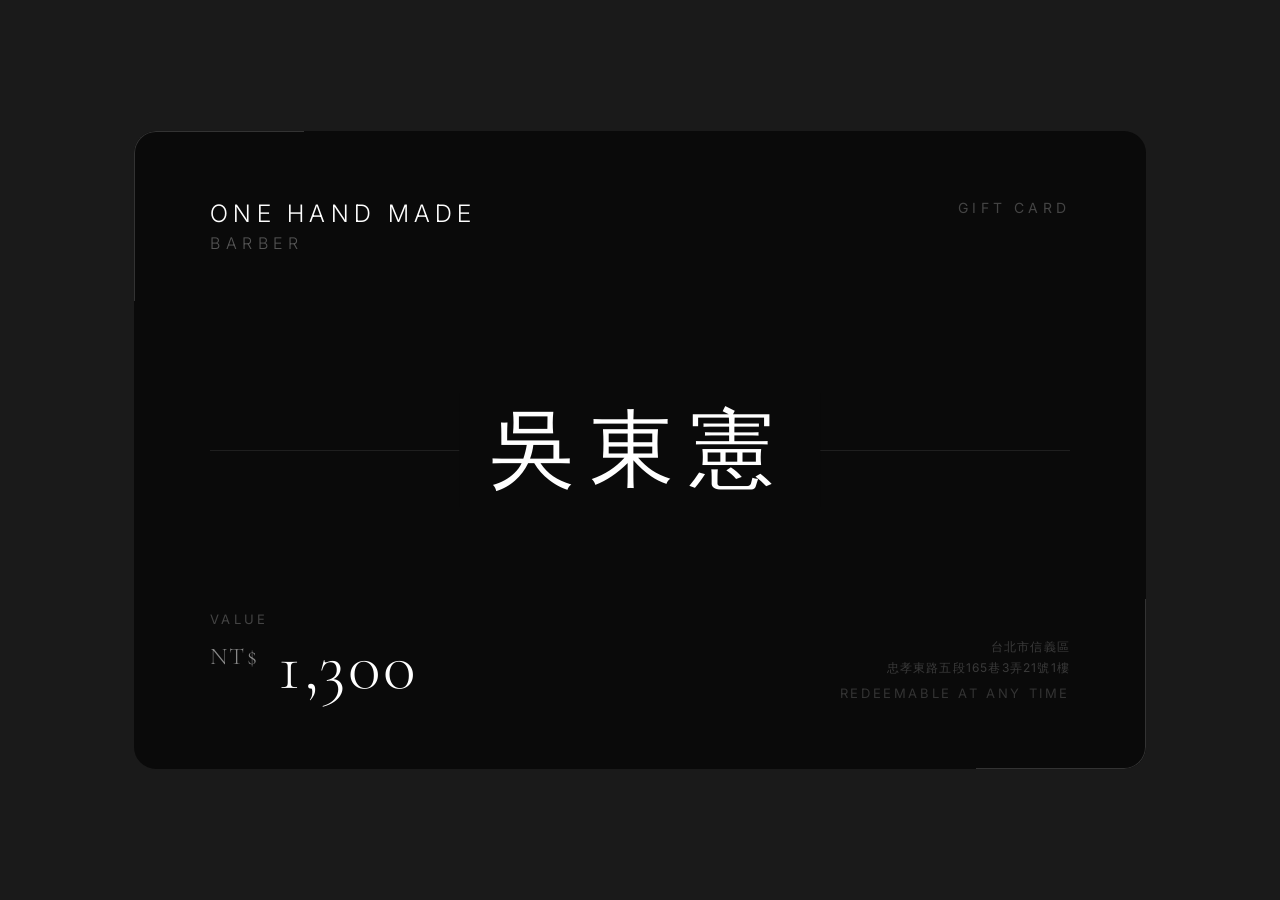
<file: gift.html>
<!DOCTYPE html>
<html>
<head>
<meta charset="UTF-8">
<style>
  @import url('https://fonts.googleapis.com/css2?family=Cormorant+Garamond:wght@300;400;500&family=Inter:wght@300;400;500&display=swap');
  * { margin: 0; padding: 0; box-sizing: border-box; }
  body {
    background: #1a1a1a;
    display: flex;
    justify-content: center;
    align-items: center;
    min-height: 100vh;
    font-family: 'Inter', sans-serif;
  }
  .gift-card {
    width: 1012px;
    height: 638px;
    background: #0a0a0a;
    border-radius: 22px;
    position: relative;
    overflow: hidden;
    display: flex;
    flex-direction: column;
    justify-content: space-between;
    padding: 68px 76px;
  }
  .corner-tl {
    position: absolute;
    top: 0; left: 0;
    width: 170px; height: 170px;
    border-top: 0.5px solid #333;
    border-left: 0.5px solid #333;
    border-radius: 22px 0 0 0;
  }
  .corner-br {
    position: absolute;
    bottom: 0; right: 0;
    width: 170px; height: 170px;
    border-bottom: 0.5px solid #333;
    border-right: 0.5px solid #333;
    border-radius: 0 0 22px 0;
  }
  .center-line {
    position: absolute;
    top: 50%;
    left: 76px;
    right: 76px;
    height: 0.5px;
    background: #1f1f1f;
  }
  .name-center {
    position: absolute;
    top: 50%;
    left: 50%;
    transform: translate(-50%, -50%);
    font-family: 'Cormorant Garamond', serif;
    font-size: 84px;
    font-weight: 300;
    color: #ffffff;
    letter-spacing: 0.18em;
    white-space: nowrap;
    background: #0a0a0a;
    padding: 0 32px;
  }
  .logo-main {
    font-size: 24px;
    font-weight: 300;
    letter-spacing: 0.22em;
    color: #ffffff;
    text-transform: uppercase;
    margin-bottom: 5px;
  }
  .logo-sub {
    font-size: 16px;
    font-weight: 300;
    letter-spacing: 0.35em;
    color: #555;
    text-transform: uppercase;
  }
  .gift-label {
    position: absolute;
    top: 68px;
    right: 76px;
    font-size: 14px;
    font-weight: 400;
    letter-spacing: 0.3em;
    color: #444;
    text-transform: uppercase;
  }
  .bottom-row {
    display: flex;
    justify-content: space-between;
    align-items: flex-end;
  }
  .value-label {
    font-size: 13px;
    font-weight: 400;
    letter-spacing: 0.25em;
    color: #444;
    text-transform: uppercase;
    margin-bottom: 6px;
  }
  .value-amount {
    font-family: 'Cormorant Garamond', serif;
    font-size: 68px;
    font-weight: 300;
    color: #ffffff;
    letter-spacing: 0.04em;
    line-height: 1;
  }
  .value-currency {
    font-size: 24px;
    font-weight: 300;
    vertical-align: super;
    letter-spacing: 0.1em;
    color: #888;
  }
  .right-block {
    display: flex;
    flex-direction: column;
    align-items: flex-end;
    gap: 6px;
  }
  .redeem-label {
    font-size: 13px;
    letter-spacing: 0.2em;
    color: #333;
    text-transform: uppercase;
  }
  .address-label {
    font-size: 12px;
    letter-spacing: 0.1em;
    color: #3a3a3a;
    text-align: right;
    line-height: 1.8;
  }
</style>
</head>
<body>
  <div class="gift-card">
    <div class="corner-tl"></div>
    <div class="corner-br"></div>
    <div class="center-line"></div>
    <div class="name-center">吳東憲</div>
    <div>
      <div class="logo-main">One Hand Made</div>
      <div class="logo-sub">Barber</div>
    </div>
    <span class="gift-label">Gift Card</span>
    <div class="bottom-row">
      <div>
        <div class="value-label">Value</div>
        <div class="value-amount"><span class="value-currency">NT$</span> 1,300</div>
      </div>
      <div class="right-block">
        <div class="address-label">
          台北市信義區<br>忠孝東路五段165巷3弄21號1樓
        </div>
        <div class="redeem-label">Redeemable at any time</div>
      </div>
    </div>
  </div>
</body>
</html>
</file>
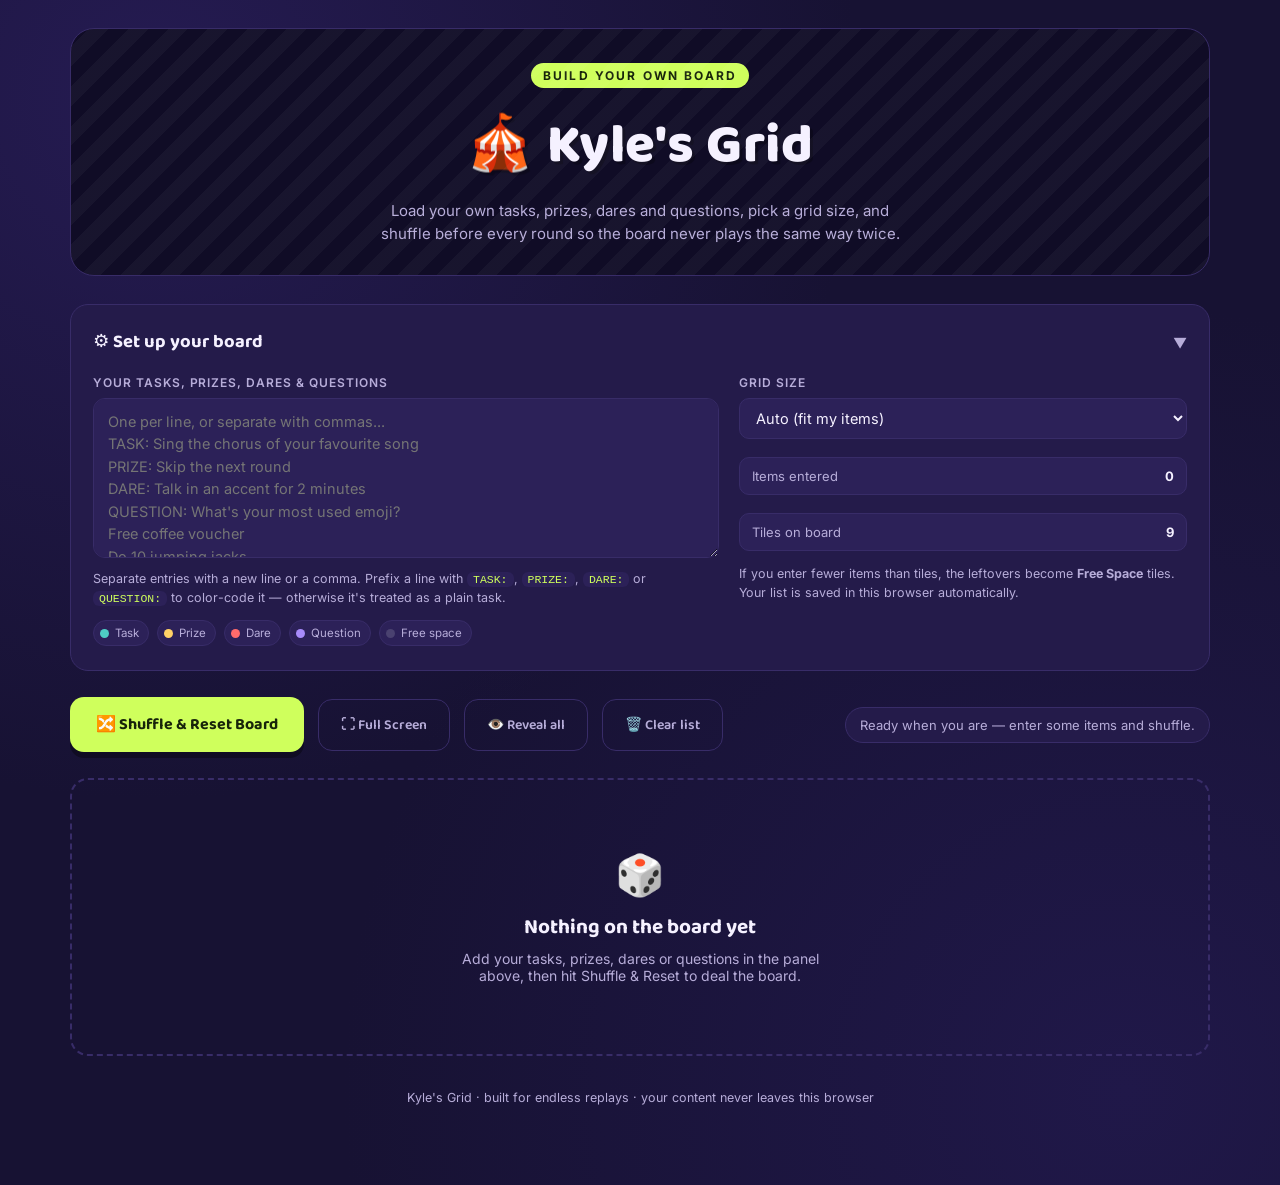
<file: grid.index.html>
<!DOCTYPE html>
<html lang="en">
<head>
<meta charset="UTF-8">
<meta name="viewport" content="width=device-width, initial-scale=1.0">
<title>Kyle's Grid — Build Your Own Grid Game</title>
<style>
  @import url('https://fonts.googleapis.com/css2?family=Baloo+2:wght@500;700;800&family=Inter:wght@400;500;600;700&display=swap');

  :root{
    --bg: #171233;
    --bg-deep: #100c26;
    --surface: #241b4a;
    --surface-soft: #2c2158;
    --ink: #F5F1FF;
    --muted: #B7ADD9;
    --line: #382c68;
    --accent: #CFFF5C;
    --accent-ink: #17240a;

    --c-task: #4ECDC4;
    --c-task-ink: #06302c;
    --c-prize: #FFD166;
    --c-prize-ink: #3a2600;
    --c-dare: #FF6B6B;
    --c-dare-ink: #3a0808;
    --c-question: #A78BFA;
    --c-question-ink: #221046;
    --c-blank: #4a4270;
    --c-blank-ink: #d8d2f0;

    --radius: 18px;
    --shadow-hard: 0 6px 0 rgba(0,0,0,0.35);
  }

  *{ box-sizing: border-box; }

  html, body{
    margin:0; padding:0;
    min-height:100vh;
    background:
      radial-gradient(circle at 12% 8%, #251b52 0%, transparent 45%),
      radial-gradient(circle at 88% 92%, #201849 0%, transparent 50%),
      var(--bg);
    color: var(--ink);
    font-family: 'Inter', system-ui, sans-serif;
  }

  h1,h2,h3, .display{
    font-family: 'Baloo 2', system-ui, sans-serif;
  }

  /* ---------- layout shell ---------- */
  .wrap{
    max-width: 1180px;
    margin: 0 auto;
    padding: 28px 20px 80px;
  }

  header.marquee{
    position: relative;
    text-align: center;
    padding: 34px 20px 30px;
    margin-bottom: 28px;
    border-radius: 24px;
    overflow: hidden;
    background: var(--bg-deep);
    border: 1px solid var(--line);
  }
  header.marquee::before{
    content:"";
    position:absolute; inset:0;
    background: repeating-linear-gradient(
      -45deg,
      rgba(255,255,255,0.035) 0 14px,
      transparent 14px 28px
    );
    pointer-events:none;
  }
  header.marquee .eyebrow{
    display:inline-block;
    font-size: 12px;
    letter-spacing: .18em;
    text-transform: uppercase;
    color: var(--accent-ink);
    background: var(--accent);
    padding: 5px 12px;
    border-radius: 999px;
    font-weight: 700;
    margin-bottom: 14px;
  }
  header.marquee h1{
    margin: 0;
    font-size: clamp(2.2rem, 5vw, 3.4rem);
    font-weight: 800;
    letter-spacing: .01em;
    text-shadow: 3px 3px 0 rgba(0,0,0,0.25);
  }
  header.marquee p{
    margin: 10px auto 0;
    max-width: 520px;
    color: var(--muted);
    font-size: 15px;
    line-height: 1.5;
  }

  /* ---------- settings panel ---------- */
  .panel{
    background: var(--surface);
    border: 1px solid var(--line);
    border-radius: var(--radius);
    padding: 22px 22px 24px;
    margin-bottom: 26px;
  }
  .panel-head{
    display:flex; align-items:center; justify-content:space-between;
    cursor:pointer;
    gap: 12px;
  }
  .panel-head h2{
    margin:0;
    font-size: 1.15rem;
    font-weight:700;
    display:flex; align-items:center; gap:8px;
  }
  .panel-head .chev{
    transition: transform .25s ease;
    color: var(--muted);
    font-size: 14px;
  }
  .panel.collapsed .chev{ transform: rotate(-90deg); }
  .panel-body{
    display:grid;
    grid-template-columns: 1.4fr 1fr;
    gap: 20px;
    margin-top: 18px;
    overflow: hidden;
  }
  .panel.collapsed .panel-body{ display:none; }

  label.field-label{
    display:block;
    font-size: 12px;
    text-transform: uppercase;
    letter-spacing: .08em;
    color: var(--muted);
    font-weight: 600;
    margin-bottom: 8px;
  }

  textarea#itemsInput{
    width:100%;
    min-height: 160px;
    resize: vertical;
    background: var(--surface-soft);
    border: 1px solid var(--line);
    border-radius: 12px;
    color: var(--ink);
    padding: 12px 14px;
    font-family: 'Inter', sans-serif;
    font-size: 14.5px;
    line-height: 1.55;
  }
  textarea#itemsInput:focus, select:focus, input:focus{
    outline: 2px solid var(--accent);
    outline-offset: 1px;
  }

  .hint{
    font-size: 12.5px;
    color: var(--muted);
    margin-top: 8px;
    line-height:1.5;
  }
  .hint code{
    background: var(--surface-soft);
    padding: 1px 6px;
    border-radius: 6px;
    color: var(--accent);
    font-size: 11.5px;
  }

  .side-controls{
    display:flex;
    flex-direction: column;
    gap: 18px;
  }

  select#gridSize{
    width:100%;
    background: var(--surface-soft);
    border: 1px solid var(--line);
    color: var(--ink);
    padding: 10px 12px;
    border-radius: 10px;
    font-size: 14.5px;
    font-family:'Inter',sans-serif;
  }

  .count-row{
    display:flex;
    justify-content: space-between;
    font-size: 13px;
    color: var(--muted);
    background: var(--surface-soft);
    border-radius: 10px;
    padding: 10px 12px;
    border:1px solid var(--line);
  }
  .count-row strong{ color: var(--ink); }

  .type-legend{
    display:flex;
    flex-wrap:wrap;
    gap:8px;
  }
  .swatch{
    display:flex; align-items:center; gap:6px;
    font-size: 11.5px;
    color: var(--muted);
    background: var(--surface-soft);
    border:1px solid var(--line);
    padding: 5px 9px 5px 6px;
    border-radius: 999px;
  }
  .dot{ width:9px; height:9px; border-radius:50%; flex:none; }

  /* ---------- action row ---------- */
  .actions{
    display:flex;
    gap: 14px;
    flex-wrap: wrap;
    align-items:center;
    margin-bottom: 26px;
  }
  button{
    font-family:'Baloo 2', sans-serif;
    font-weight: 700;
    font-size: 15px;
    border: none;
    cursor:pointer;
    border-radius: 14px;
    padding: 14px 22px;
    transition: transform .12s ease, box-shadow .12s ease;
  }
  button:active{ transform: translateY(3px); box-shadow: none !important; }

  .btn-shuffle{
    background: var(--accent);
    color: var(--accent-ink);
    box-shadow: var(--shadow-hard);
    display:flex; align-items:center; gap:9px;
    font-size: 16px;
    padding: 15px 26px;
  }
  .btn-shuffle:hover{ filter: brightness(1.05); }

  .btn-ghost{
    background: transparent;
    color: var(--muted);
    border: 1px solid var(--line);
    box-shadow: none;
    font-weight: 600;
    font-size: 14px;
  }
  .btn-ghost:hover{ color: var(--ink); border-color: var(--muted); }

  .status-pill{
    margin-left: auto;
    font-family:'Inter',sans-serif;
    font-size: 13px;
    color: var(--muted);
    background: var(--surface);
    border:1px solid var(--line);
    padding: 9px 14px;
    border-radius: 999px;
  }
  .status-pill strong{ color: var(--accent); }

  /* ---------- grid ---------- */
  #board{
    display:grid;
    gap: 14px;
    perspective: 1200px;
  }

  .empty-state{
    grid-column: 1 / -1;
    text-align:center;
    padding: 70px 20px;
    border: 2px dashed var(--line);
    border-radius: var(--radius);
    color: var(--muted);
  }
  .empty-state .big-emoji{ font-size: 40px; display:block; margin-bottom: 12px; }
  .empty-state h3{ color: var(--ink); margin: 0 0 6px; font-size: 1.3rem; }
  .empty-state p{ margin:0; font-size: 14px; max-width: 360px; margin-inline:auto; }

  .tile{
    aspect-ratio: 1 / 1;
    position: relative;
  }
  .tile-inner{
    position: relative;
    width:100%; height:100%;
    transform-style: preserve-3d;
    transition: transform .55s cubic-bezier(.2,.85,.35,1.1);
  }
  .tile.revealed .tile-inner{ transform: rotateY(180deg); }

  .face{
    position:absolute; inset:0;
    display:flex;
    flex-direction:column;
    align-items:center;
    justify-content:center;
    border-radius: 14px;
    backface-visibility: hidden;
    padding: 8px;
    text-align:center;
    overflow: hidden;
  }

  .face-front{
    background: var(--surface-soft);
    border: 1px solid var(--line);
    box-shadow: var(--shadow-hard);
    cursor:pointer;
  }
  .face-front .num{
    font-family:'Baloo 2', sans-serif;
    font-size: clamp(1.4rem, 3.4vw, 2.1rem);
    font-weight: 800;
    color: var(--ink);
  }
  .face-front .spark{
    font-size: 11px;
    color: var(--muted);
    margin-top: 4px;
    letter-spacing: .06em;
    text-transform: uppercase;
  }
  .tile:not(.used):not(.revealed) .face-front:hover{
    transform: translateY(-3px);
  }
  .tile:not(.used):not(.revealed) .face-front:active{
    transform: translateY(1px);
  }

  .face-back{
    transform: rotateY(180deg);
    color: var(--ink);
    font-size: calc(var(--fb-size, clamp(20px, 3.4vw, 34px)) * var(--scale, 1));
    line-height: 1.28;
    font-weight: 700;
    box-shadow: var(--shadow-hard);
    gap: 10px;
    padding: 14px 10px;
  }
  .face-back .tag{
    font-family:'Baloo 2', sans-serif;
    font-size: calc(clamp(11px, 1.3vw, 15px) * max(var(--scale, 1), 0.72));
    letter-spacing: .1em;
    text-transform: uppercase;
    opacity: .8;
    font-weight: 700;
    flex: none;
  }
  .face-back .body{
    overflow-wrap: break-word;
    word-break: break-word;
    hyphens: auto;
    max-width: 100%;
  }

  .tile.used .face-front{
    opacity: 0;
    pointer-events:none;
  }
  .tile.used .tile-inner{ transform: rotateY(180deg); }

  .type-task .face-back{ background: var(--c-task); color: var(--c-task-ink); }
  .type-prize .face-back{ background: var(--c-prize); color: var(--c-prize-ink); }
  .type-dare .face-back{ background: var(--c-dare); color: var(--c-dare-ink); }
  .type-question .face-back{ background: var(--c-question); color: var(--c-question-ink); }
  .type-blank .face-back{ background: var(--c-blank); color: var(--c-blank-ink); }
  .type-blank .face-front{ opacity: .55; }

  footer{
    text-align:center;
    color: var(--muted);
    font-size: 12.5px;
    margin-top: 34px;
  }

  /* ---------- full screen presentation mode ---------- */
  .exit-fullscreen-btn{
    display:none;
    position: fixed;
    top: 18px;
    right: 18px;
    z-index: 50;
    background: var(--surface);
    color: var(--ink);
    border: 1px solid var(--line);
    box-shadow: var(--shadow-hard);
    font-size: 14px;
    padding: 10px 16px;
  }

  body.fullscreen-mode{
    background: var(--bg-deep);
    overflow: hidden;
  }
  body.fullscreen-mode header.marquee,
  body.fullscreen-mode .panel,
  body.fullscreen-mode .actions,
  body.fullscreen-mode footer{
    display: none;
  }
  body.fullscreen-mode .exit-fullscreen-btn{
    display: inline-flex;
  }
  body.fullscreen-mode .wrap{
    max-width: none;
    padding: 26px;
    height: 100vh;
    overflow: hidden;
    display: flex;
    flex-direction: column;
  }
  body.fullscreen-mode #board{
    width: 100%;
    flex: 1;
    min-height: 0;
    gap: 16px;
    grid-auto-rows: 1fr;
  }
  body.fullscreen-mode .tile{
    aspect-ratio: auto;
    min-height: 0;
  }
  body.fullscreen-mode .face-back{
    --fb-size: clamp(26px, 4.2vw, 56px);
  }
  body.fullscreen-mode .face-back .tag{
    font-size: clamp(13px, 1.6vw, 20px);
  }
  body.fullscreen-mode .face-front .num{
    font-size: clamp(2.2rem, 6vw, 4rem);
  }
  body.fullscreen-mode .face-front .spark{
    font-size: clamp(11px, 1.3vw, 15px);
  }

  @media (max-width: 760px){
    .panel-body{ grid-template-columns: 1fr; }
    .status-pill{ margin-left:0; width:100%; text-align:center; }
    .actions{ flex-direction:column; align-items:stretch; }
    .btn-shuffle, .btn-ghost{ width:100%; justify-content:center; }
  }

  @media (prefers-reduced-motion: reduce){
    .tile-inner, .face-front{ transition: none !important; }
  }
</style>
</head>
<body>
<div class="wrap">

  <header class="marquee">
    <span class="eyebrow">Build your own board</span>
    <h1>🎪 Kyle's Grid</h1>
    <p>Load your own tasks, prizes, dares and questions, pick a grid size, and shuffle before every round so the board never plays the same way twice.</p>
  </header>

  <section class="panel" id="settingsPanel">
    <div class="panel-head" id="panelToggle">
      <h2>⚙️ Set up your board</h2>
      <span class="chev">▼</span>
    </div>
    <div class="panel-body">
      <div>
        <label class="field-label" for="itemsInput">Your tasks, prizes, dares & questions</label>
        <textarea id="itemsInput" placeholder="One per line, or separate with commas...
TASK: Sing the chorus of your favourite song
PRIZE: Skip the next round
DARE: Talk in an accent for 2 minutes
QUESTION: What's your most used emoji?
Free coffee voucher
Do 10 jumping jacks"></textarea>
        <p class="hint">
          Separate entries with a new line or a comma. Prefix a line with
          <code>TASK:</code>, <code>PRIZE:</code>, <code>DARE:</code> or <code>QUESTION:</code>
          to color-code it — otherwise it's treated as a plain task.
        </p>
        <div class="type-legend" style="margin-top:12px;">
          <span class="swatch"><span class="dot" style="background:var(--c-task)"></span>Task</span>
          <span class="swatch"><span class="dot" style="background:var(--c-prize)"></span>Prize</span>
          <span class="swatch"><span class="dot" style="background:var(--c-dare)"></span>Dare</span>
          <span class="swatch"><span class="dot" style="background:var(--c-question)"></span>Question</span>
          <span class="swatch"><span class="dot" style="background:var(--c-blank)"></span>Free space</span>
        </div>
      </div>

      <div class="side-controls">
        <div>
          <label class="field-label" for="gridSize">Grid size</label>
          <select id="gridSize">
            <option value="auto" selected>Auto (fit my items)</option>
            <option value="3">3 × 3 — 9 tiles</option>
            <option value="4">4 × 4 — 16 tiles</option>
            <option value="5">5 × 5 — 25 tiles</option>
            <option value="6">6 × 6 — 36 tiles</option>
          </select>
        </div>
        <div class="count-row">
          <span>Items entered</span>
          <strong id="itemCount">0</strong>
        </div>
        <div class="count-row">
          <span>Tiles on board</span>
          <strong id="tileCount">0</strong>
        </div>
        <p class="hint" style="margin-top:-4px;">
          If you enter fewer items than tiles, the leftovers become
          <strong>Free Space</strong> tiles. Your list is saved in this browser automatically.
        </p>
      </div>
    </div>
  </section>

  <div class="actions">
    <button class="btn-shuffle" id="shuffleBtn">🔀 Shuffle &amp; Reset Board</button>
    <button class="btn-ghost" id="fullscreenBtn">⛶ Full Screen</button>
    <button class="btn-ghost" id="revealAllBtn">👁️ Reveal all</button>
    <button class="btn-ghost" id="clearBtn">🗑️ Clear list</button>
    <span class="status-pill" id="statusPill">Ready when you are — enter some items and shuffle.</span>
  </div>

  <main id="board"></main>

  <footer>Kyle's Grid · built for endless replays · your content never leaves this browser</footer>
</div>

<button class="btn-ghost exit-fullscreen-btn" id="exitFullscreenBtn">✕ Exit Full Screen</button>

<script>
/* =========================================================
   BAMBOOZLE BOARD — core game logic
   =========================================================
   Data model: `sourceItems` is the raw list of {text, type}
   parsed from the textarea. `boardItems` is what's actually
   laid out on the grid for the CURRENT round (source items +
   any "Free Space" padding, in shuffled order). Re-shuffling
   re-derives boardItems from sourceItems, it never mutates
   sourceItems itself, so the underlying list is stable across
   rounds even though the board layout changes every time.
   ========================================================= */

const STORAGE_KEY = 'bamboozle-board-items-v1';

const itemsInput   = document.getElementById('itemsInput');
const gridSizeSel  = document.getElementById('gridSize');
const board        = document.getElementById('board');
const itemCountEl  = document.getElementById('itemCount');
const tileCountEl  = document.getElementById('tileCount');
const statusPill   = document.getElementById('statusPill');
const panel        = document.getElementById('settingsPanel');
const panelToggle  = document.getElementById('panelToggle');

let boardItems = []; // current round's tiles, in play order

/* ---------- parsing user input ---------- */

// Recognised prefixes map to a "type" used for color-coding the tile back.
const TYPE_PREFIXES = [
  { re: /^task:\s*/i,     type: 'task' },
  { re: /^prize:\s*/i,    type: 'prize' },
  { re: /^dare:\s*/i,     type: 'dare' },
  { re: /^question:\s*/i, type: 'question' },
];

function parseItems(raw){
  // Split on newlines first, then on commas within each line, so a
  // comma-separated list on one line still works alongside one-per-line input.
  const lines = raw
    .split('\n')
    .flatMap(line => line.split(','))
    .map(s => s.trim())
    .filter(Boolean);

  return lines.map(line => {
    let type = 'task';
    let text = line;
    for(const p of TYPE_PREFIXES){
      if(p.re.test(line)){
        type = p.type;
        text = line.replace(p.re, '').trim();
        break;
      }
    }
    return { text, type };
  });
}

/* ---------- Fisher–Yates shuffle ----------
   Standard unbiased in-place shuffle: walk the array backwards,
   and for each position swap it with a random earlier-or-equal
   index. This guarantees every permutation is equally likely,
   unlike naive "sort by Math.random()" approaches. */
function shuffle(arr){
  const a = arr.slice(); // don't mutate the caller's array
  for(let i = a.length - 1; i > 0; i--){
    const j = Math.floor(Math.random() * (i + 1));
    [a[i], a[j]] = [a[j], a[i]];
  }
  return a;
}

/* ---------- grid size resolution ---------- */

function resolveGridDimension(itemCount){
  const sel = gridSizeSel.value;
  if(sel !== 'auto') return parseInt(sel, 10);
  // Auto mode: pick the smallest square grid that fits every item,
  // with a sensible floor of 3x3 and ceiling of 8x8 so it never
  // explodes if someone pastes in a huge list.
  const n = Math.max(itemCount, 1);
  const dim = Math.min(8, Math.max(3, Math.ceil(Math.sqrt(n))));
  return dim;
}

/* ---------- building a round ---------- */

function buildRound(){
  const parsed = parseItems(itemsInput.value);
  const dim = resolveGridDimension(parsed.length);
  const totalTiles = dim * dim;

  itemCountEl.textContent = parsed.length;
  tileCountEl.textContent = totalTiles;

  if(parsed.length === 0){
    boardItems = [];
    renderEmptyState();
    statusPill.textContent = 'Ready when you are — enter some items and shuffle.';
    return;
  }

  // Pad with Free Space tiles if there are fewer items than slots,
  // or simply truncate the shuffled list if there are more items
  // than the chosen grid can hold (extras stay in the textarea for
  // next time, nothing is lost).
  const shuffledSource = shuffle(parsed);
  const padded = shuffledSource.slice(0, totalTiles);
  while(padded.length < totalTiles){
    padded.push({ text: 'Free Space', type: 'blank' });
  }

  boardItems = shuffle(padded); // shuffle again so padding isn't clustered at the end
  renderBoard(dim);

  statusPill.textContent = `Board shuffled — ${parsed.length} item${parsed.length===1?'':'s'} loaded across a ${dim}×${dim} grid.`;
}

/* ---------- auto-sizing long content ----------
   Short entries (2-3 words, like "Free coffee") should stay big and
   bold; longer ones (a full sentence, an unscramble task, etc.) need
   to shrink so they still fit inside a square tile without spilling
   over the edges. This maps content length to a --scale multiplier
   that the CSS clamp() for .face-back is multiplied by. */
function getTextScale(text){
  const len = text.length;
  const words = text.trim().split(/\s+/).filter(Boolean).length;
  if(len <= 18 && words <= 3) return 1;
  if(len <= 34) return 0.82;
  if(len <= 55) return 0.68;
  if(len <= 80) return 0.56;
  if(len <= 115) return 0.47;
  return 0.4;
}

/* getTextScale() above is just a fast starting guess. Actual tile
   dimensions depend on the grid size and the viewport (and change
   again in full screen mode), so after the board is painted we
   measure each tile for real and keep shrinking its scale until the
   revealed text actually fits inside the tile — this is what
   guarantees nothing pokes past the tile's rounded edges. */
function fitTileText(tile){
  const face = tile.querySelector('.face-back');
  if(!face) return;
  let scale = parseFloat(tile.style.getPropertyValue('--scale')) || 1;
  const minScale = 0.26;
  let guard = 0;
  while(
    guard < 30 &&
    scale > minScale &&
    (face.scrollHeight > face.clientHeight + 1 || face.scrollWidth > face.clientWidth + 1)
  ){
    scale = Math.max(minScale, scale - 0.04);
    tile.style.setProperty('--scale', scale.toFixed(2));
    guard++;
  }
}

function fitAllTiles(){
  document.querySelectorAll('.tile').forEach(fitTileText);
}



function renderEmptyState(){
  board.style.gridTemplateColumns = '1fr';
  board.innerHTML = `
    <div class="empty-state">
      <span class="big-emoji">🎲</span>
      <h3>Nothing on the board yet</h3>
      <p>Add your tasks, prizes, dares or questions in the panel above, then hit Shuffle &amp; Reset to deal the board.</p>
    </div>`;
}

function renderBoard(dim){
  board.style.gridTemplateColumns = `repeat(${dim}, 1fr)`;
  board.innerHTML = '';

  boardItems.forEach((item, i) => {
    const tile = document.createElement('div');
    tile.className = `tile type-${item.type}`;
    tile.dataset.index = i;
    tile.style.setProperty('--scale', getTextScale(item.text));

    tile.innerHTML = `
      <div class="tile-inner">
        <div class="face face-front">
          <span class="num">${i + 1}</span>
          <span class="spark">tap to reveal</span>
        </div>
        <div class="face face-back">
          <span class="tag">${labelForType(item.type)}</span>
          <span class="body">${escapeHtml(item.text)}</span>
        </div>
      </div>
    `;

    tile.addEventListener('click', () => revealTile(tile));
    board.appendChild(tile);
  });

  // Wait a frame so the browser has actually laid out the tiles
  // before we measure them for overflow.
  requestAnimationFrame(fitAllTiles);
}

function labelForType(type){
  switch(type){
    case 'task': return 'Task';
    case 'prize': return 'Prize';
    case 'dare': return 'Dare';
    case 'question': return 'Question';
    default: return 'Free Space';
  }
}

function escapeHtml(str){
  const div = document.createElement('div');
  div.textContent = str;
  return div.innerHTML;
}

/* ---------- interaction ---------- */

function revealTile(tile){
  if(tile.classList.contains('used')) return; // already revealed, ignore further clicks
  tile.classList.add('revealed');
  // Lock it in as "used" once the flip animation finishes, so the
  // front face stays hidden and clicks stop doing anything further.
  setTimeout(() => tile.classList.add('used'), 550);
}

function revealAll(){
  document.querySelectorAll('.tile').forEach(t => {
    t.classList.add('revealed');
    t.classList.add('used');
  });
}

/* ---------- persistence (kept local to this browser only) ---------- */

function saveItems(){
  try{ localStorage.setItem(STORAGE_KEY, itemsInput.value); }catch(e){ /* storage unavailable, ignore */ }
}
function loadItems(){
  try{
    const saved = localStorage.getItem(STORAGE_KEY);
    if(saved) itemsInput.value = saved;
  }catch(e){ /* storage unavailable, ignore */ }
}

/* ---------- wiring ---------- */

document.getElementById('shuffleBtn').addEventListener('click', () => {
  saveItems();
  buildRound();
});

document.getElementById('revealAllBtn').addEventListener('click', revealAll);

/* ---------- full screen presentation mode ----------
   Uses the real browser Fullscreen API when available (so the
   grid takes over the whole screen, past the browser chrome),
   and always toggles a CSS class that hides everything except
   the board — this class is the fallback on devices/browsers
   that block the Fullscreen API (e.g. some iPads), and is what
   actually does the "Bamboozle-style, grid only" layout either way. */
const fullscreenBtn = document.getElementById('fullscreenBtn');
const exitFullscreenBtn = document.getElementById('exitFullscreenBtn');

function enterFullscreenMode(){
  document.body.classList.add('fullscreen-mode');
  const el = document.documentElement;
  const request = el.requestFullscreen || el.webkitRequestFullscreen || el.msRequestFullscreen;
  if(request){ request.call(el).catch(() => { /* API blocked, CSS fallback still applies */ }); }
  setTimeout(fitAllTiles, 80);
}

function exitFullscreenMode(){
  document.body.classList.remove('fullscreen-mode');
  if(document.fullscreenElement || document.webkitFullscreenElement){
    const exit = document.exitFullscreen || document.webkitExitFullscreen;
    if(exit){ exit.call(document).catch(() => {}); }
  }
  setTimeout(fitAllTiles, 80);
}

fullscreenBtn.addEventListener('click', enterFullscreenMode);
exitFullscreenBtn.addEventListener('click', exitFullscreenMode);

// Keep the CSS class in sync if the user exits via Esc or browser controls.
document.addEventListener('fullscreenchange', () => {
  if(!document.fullscreenElement) document.body.classList.remove('fullscreen-mode');
  setTimeout(fitAllTiles, 80);
});
document.addEventListener('webkitfullscreenchange', () => {
  if(!document.webkitFullscreenElement) document.body.classList.remove('fullscreen-mode');
  setTimeout(fitAllTiles, 80);
});

// Re-check text fit whenever the viewport changes size (rotating a
// tablet, resizing a browser window, etc.) — debounced so it doesn't
// run on every pixel while dragging.
let resizeTimer = null;
window.addEventListener('resize', () => {
  clearTimeout(resizeTimer);
  resizeTimer = setTimeout(fitAllTiles, 150);
});

document.getElementById('clearBtn').addEventListener('click', () => {
  itemsInput.value = '';
  saveItems();
  buildRound();
});

itemsInput.addEventListener('input', () => {
  const parsed = parseItems(itemsInput.value);
  itemCountEl.textContent = parsed.length;
  saveItems();
});

gridSizeSel.addEventListener('change', () => {
  const parsed = parseItems(itemsInput.value);
  tileCountEl.textContent = resolveGridDimension(parsed.length) ** 2;
});

panelToggle.addEventListener('click', () => panel.classList.toggle('collapsed'));

/* ---------- boot ---------- */
loadItems();
buildRound();
</script>
</body>
</html>
</file>
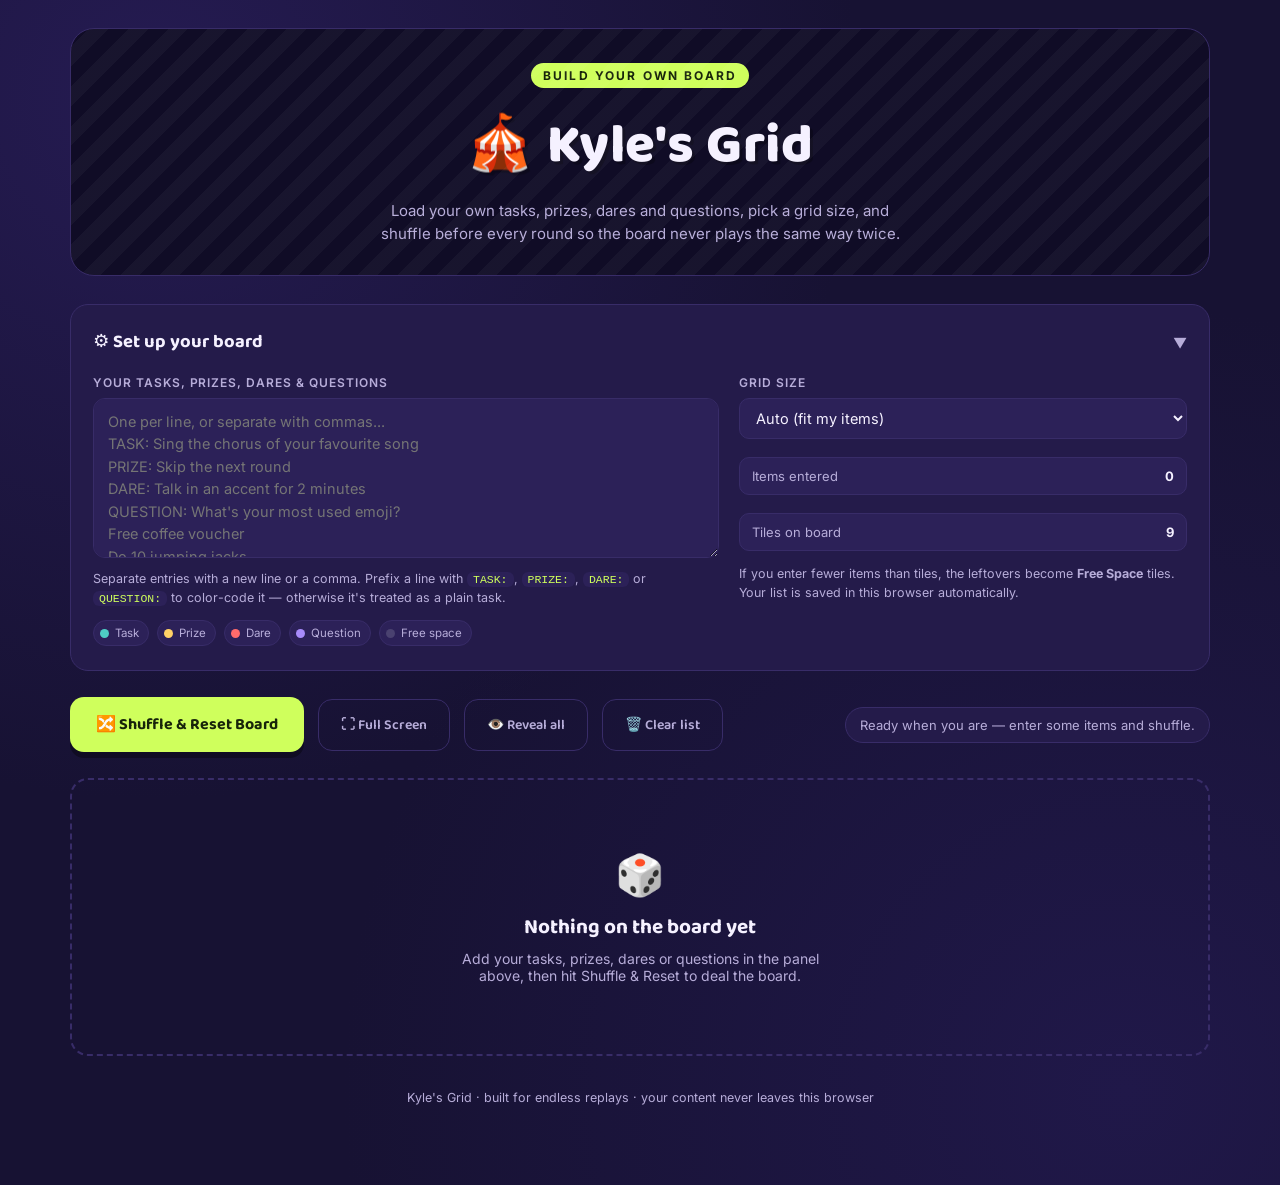
<file: kylegrid.html>
<!DOCTYPE html>
<html lang="en">
<head>
<meta charset="UTF-8">
<meta name="viewport" content="width=device-width, initial-scale=1.0">
<title>Kyle's Grid — Build Your Own Grid Game</title>
<style>
  @import url('https://fonts.googleapis.com/css2?family=Baloo+2:wght@500;700;800&family=Inter:wght@400;500;600;700&display=swap');

  :root{
    --bg: #171233;
    --bg-deep: #100c26;
    --surface: #241b4a;
    --surface-soft: #2c2158;
    --ink: #F5F1FF;
    --muted: #B7ADD9;
    --line: #382c68;
    --accent: #CFFF5C;
    --accent-ink: #17240a;

    --c-task: #4ECDC4;
    --c-task-ink: #06302c;
    --c-prize: #FFD166;
    --c-prize-ink: #3a2600;
    --c-dare: #FF6B6B;
    --c-dare-ink: #3a0808;
    --c-question: #A78BFA;
    --c-question-ink: #221046;
    --c-blank: #4a4270;
    --c-blank-ink: #d8d2f0;

    --radius: 18px;
    --shadow-hard: 0 6px 0 rgba(0,0,0,0.35);
  }

  *{ box-sizing: border-box; }

  html, body{
    margin:0; padding:0;
    min-height:100vh;
    background:
      radial-gradient(circle at 12% 8%, #251b52 0%, transparent 45%),
      radial-gradient(circle at 88% 92%, #201849 0%, transparent 50%),
      var(--bg);
    color: var(--ink);
    font-family: 'Inter', system-ui, sans-serif;
  }

  h1,h2,h3, .display{
    font-family: 'Baloo 2', system-ui, sans-serif;
  }

  /* ---------- layout shell ---------- */
  .wrap{
    max-width: 1180px;
    margin: 0 auto;
    padding: 28px 20px 80px;
  }

  header.marquee{
    position: relative;
    text-align: center;
    padding: 34px 20px 30px;
    margin-bottom: 28px;
    border-radius: 24px;
    overflow: hidden;
    background: var(--bg-deep);
    border: 1px solid var(--line);
  }
  header.marquee::before{
    content:"";
    position:absolute; inset:0;
    background: repeating-linear-gradient(
      -45deg,
      rgba(255,255,255,0.035) 0 14px,
      transparent 14px 28px
    );
    pointer-events:none;
  }
  header.marquee .eyebrow{
    display:inline-block;
    font-size: 12px;
    letter-spacing: .18em;
    text-transform: uppercase;
    color: var(--accent-ink);
    background: var(--accent);
    padding: 5px 12px;
    border-radius: 999px;
    font-weight: 700;
    margin-bottom: 14px;
  }
  header.marquee h1{
    margin: 0;
    font-size: clamp(2.2rem, 5vw, 3.4rem);
    font-weight: 800;
    letter-spacing: .01em;
    text-shadow: 3px 3px 0 rgba(0,0,0,0.25);
  }
  header.marquee p{
    margin: 10px auto 0;
    max-width: 520px;
    color: var(--muted);
    font-size: 15px;
    line-height: 1.5;
  }

  /* ---------- settings panel ---------- */
  .panel{
    background: var(--surface);
    border: 1px solid var(--line);
    border-radius: var(--radius);
    padding: 22px 22px 24px;
    margin-bottom: 26px;
  }
  .panel-head{
    display:flex; align-items:center; justify-content:space-between;
    cursor:pointer;
    gap: 12px;
  }
  .panel-head h2{
    margin:0;
    font-size: 1.15rem;
    font-weight:700;
    display:flex; align-items:center; gap:8px;
  }
  .panel-head .chev{
    transition: transform .25s ease;
    color: var(--muted);
    font-size: 14px;
  }
  .panel.collapsed .chev{ transform: rotate(-90deg); }
  .panel-body{
    display:grid;
    grid-template-columns: 1.4fr 1fr;
    gap: 20px;
    margin-top: 18px;
    overflow: hidden;
  }
  .panel.collapsed .panel-body{ display:none; }

  label.field-label{
    display:block;
    font-size: 12px;
    text-transform: uppercase;
    letter-spacing: .08em;
    color: var(--muted);
    font-weight: 600;
    margin-bottom: 8px;
  }

  textarea#itemsInput{
    width:100%;
    min-height: 160px;
    resize: vertical;
    background: var(--surface-soft);
    border: 1px solid var(--line);
    border-radius: 12px;
    color: var(--ink);
    padding: 12px 14px;
    font-family: 'Inter', sans-serif;
    font-size: 14.5px;
    line-height: 1.55;
  }
  textarea#itemsInput:focus, select:focus, input:focus{
    outline: 2px solid var(--accent);
    outline-offset: 1px;
  }

  .hint{
    font-size: 12.5px;
    color: var(--muted);
    margin-top: 8px;
    line-height:1.5;
  }
  .hint code{
    background: var(--surface-soft);
    padding: 1px 6px;
    border-radius: 6px;
    color: var(--accent);
    font-size: 11.5px;
  }

  .side-controls{
    display:flex;
    flex-direction: column;
    gap: 18px;
  }

  select#gridSize{
    width:100%;
    background: var(--surface-soft);
    border: 1px solid var(--line);
    color: var(--ink);
    padding: 10px 12px;
    border-radius: 10px;
    font-size: 14.5px;
    font-family:'Inter',sans-serif;
  }

  .count-row{
    display:flex;
    justify-content: space-between;
    font-size: 13px;
    color: var(--muted);
    background: var(--surface-soft);
    border-radius: 10px;
    padding: 10px 12px;
    border:1px solid var(--line);
  }
  .count-row strong{ color: var(--ink); }

  .type-legend{
    display:flex;
    flex-wrap:wrap;
    gap:8px;
  }
  .swatch{
    display:flex; align-items:center; gap:6px;
    font-size: 11.5px;
    color: var(--muted);
    background: var(--surface-soft);
    border:1px solid var(--line);
    padding: 5px 9px 5px 6px;
    border-radius: 999px;
  }
  .dot{ width:9px; height:9px; border-radius:50%; flex:none; }

  /* ---------- action row ---------- */
  .actions{
    display:flex;
    gap: 14px;
    flex-wrap: wrap;
    align-items:center;
    margin-bottom: 26px;
  }
  button{
    font-family:'Baloo 2', sans-serif;
    font-weight: 700;
    font-size: 15px;
    border: none;
    cursor:pointer;
    border-radius: 14px;
    padding: 14px 22px;
    transition: transform .12s ease, box-shadow .12s ease;
  }
  button:active{ transform: translateY(3px); box-shadow: none !important; }

  .btn-shuffle{
    background: var(--accent);
    color: var(--accent-ink);
    box-shadow: var(--shadow-hard);
    display:flex; align-items:center; gap:9px;
    font-size: 16px;
    padding: 15px 26px;
  }
  .btn-shuffle:hover{ filter: brightness(1.05); }

  .btn-ghost{
    background: transparent;
    color: var(--muted);
    border: 1px solid var(--line);
    box-shadow: none;
    font-weight: 600;
    font-size: 14px;
  }
  .btn-ghost:hover{ color: var(--ink); border-color: var(--muted); }

  .status-pill{
    margin-left: auto;
    font-family:'Inter',sans-serif;
    font-size: 13px;
    color: var(--muted);
    background: var(--surface);
    border:1px solid var(--line);
    padding: 9px 14px;
    border-radius: 999px;
  }
  .status-pill strong{ color: var(--accent); }

  /* ---------- grid ---------- */
  #board{
    display:grid;
    gap: 14px;
    perspective: 1200px;
  }

  .empty-state{
    grid-column: 1 / -1;
    text-align:center;
    padding: 70px 20px;
    border: 2px dashed var(--line);
    border-radius: var(--radius);
    color: var(--muted);
  }
  .empty-state .big-emoji{ font-size: 40px; display:block; margin-bottom: 12px; }
  .empty-state h3{ color: var(--ink); margin: 0 0 6px; font-size: 1.3rem; }
  .empty-state p{ margin:0; font-size: 14px; max-width: 360px; margin-inline:auto; }

  .tile{
    aspect-ratio: 1 / 1;
    position: relative;
  }
  .tile-inner{
    position: relative;
    width:100%; height:100%;
    transform-style: preserve-3d;
    transition: transform .55s cubic-bezier(.2,.85,.35,1.1);
  }
  .tile.revealed .tile-inner{ transform: rotateY(180deg); }

  .face{
    position:absolute; inset:0;
    display:flex;
    flex-direction:column;
    align-items:center;
    justify-content:center;
    border-radius: 14px;
    backface-visibility: hidden;
    padding: 8px;
    text-align:center;
  }

  .face-front{
    background: var(--surface-soft);
    border: 1px solid var(--line);
    box-shadow: var(--shadow-hard);
    cursor:pointer;
  }
  .face-front .num{
    font-family:'Baloo 2', sans-serif;
    font-size: clamp(1.4rem, 3.4vw, 2.1rem);
    font-weight: 800;
    color: var(--ink);
  }
  .face-front .spark{
    font-size: 11px;
    color: var(--muted);
    margin-top: 4px;
    letter-spacing: .06em;
    text-transform: uppercase;
  }
  .tile:not(.used):not(.revealed) .face-front:hover{
    transform: translateY(-3px);
  }
  .tile:not(.used):not(.revealed) .face-front:active{
    transform: translateY(1px);
  }

  .face-back{
    transform: rotateY(180deg);
    color: var(--ink);
    font-size: clamp(20px, 3.4vw, 34px);
    line-height: 1.28;
    font-weight: 700;
    box-shadow: var(--shadow-hard);
    gap: 10px;
    padding: 14px 10px;
  }
  .face-back .tag{
    font-family:'Baloo 2', sans-serif;
    font-size: clamp(11px, 1.3vw, 15px);
    letter-spacing: .1em;
    text-transform: uppercase;
    opacity: .8;
    font-weight: 700;
  }

  .tile.used .face-front{
    opacity: 0;
    pointer-events:none;
  }
  .tile.used .tile-inner{ transform: rotateY(180deg); }

  .type-task .face-back{ background: var(--c-task); color: var(--c-task-ink); }
  .type-prize .face-back{ background: var(--c-prize); color: var(--c-prize-ink); }
  .type-dare .face-back{ background: var(--c-dare); color: var(--c-dare-ink); }
  .type-question .face-back{ background: var(--c-question); color: var(--c-question-ink); }
  .type-blank .face-back{ background: var(--c-blank); color: var(--c-blank-ink); }
  .type-blank .face-front{ opacity: .55; }

  footer{
    text-align:center;
    color: var(--muted);
    font-size: 12.5px;
    margin-top: 34px;
  }

  /* ---------- full screen presentation mode ---------- */
  .exit-fullscreen-btn{
    display:none;
    position: fixed;
    top: 18px;
    right: 18px;
    z-index: 50;
    background: var(--surface);
    color: var(--ink);
    border: 1px solid var(--line);
    box-shadow: var(--shadow-hard);
    font-size: 14px;
    padding: 10px 16px;
  }

  body.fullscreen-mode{
    background: var(--bg-deep);
  }
  body.fullscreen-mode header.marquee,
  body.fullscreen-mode .panel,
  body.fullscreen-mode .actions,
  body.fullscreen-mode footer{
    display: none;
  }
  body.fullscreen-mode .exit-fullscreen-btn{
    display: inline-flex;
  }
  body.fullscreen-mode .wrap{
    max-width: none;
    padding: 26px;
    min-height: 100vh;
    display: flex;
    align-items: center;
  }
  body.fullscreen-mode #board{
    width: 100%;
    gap: 20px;
  }
  body.fullscreen-mode .face-back{
    font-size: clamp(26px, 4.2vw, 56px);
    line-height: 1.25;
  }
  body.fullscreen-mode .face-back .tag{
    font-size: clamp(13px, 1.6vw, 20px);
  }
  body.fullscreen-mode .face-front .num{
    font-size: clamp(2.2rem, 6vw, 4rem);
  }
  body.fullscreen-mode .face-front .spark{
    font-size: clamp(11px, 1.3vw, 15px);
  }

  @media (max-width: 760px){
    .panel-body{ grid-template-columns: 1fr; }
    .status-pill{ margin-left:0; width:100%; text-align:center; }
    .actions{ flex-direction:column; align-items:stretch; }
    .btn-shuffle, .btn-ghost{ width:100%; justify-content:center; }
  }

  @media (prefers-reduced-motion: reduce){
    .tile-inner, .face-front{ transition: none !important; }
  }
</style>
</head>
<body>
<div class="wrap">

  <header class="marquee">
    <span class="eyebrow">Build your own board</span>
    <h1>🎪 Kyle's Grid</h1>
    <p>Load your own tasks, prizes, dares and questions, pick a grid size, and shuffle before every round so the board never plays the same way twice.</p>
  </header>

  <section class="panel" id="settingsPanel">
    <div class="panel-head" id="panelToggle">
      <h2>⚙️ Set up your board</h2>
      <span class="chev">▼</span>
    </div>
    <div class="panel-body">
      <div>
        <label class="field-label" for="itemsInput">Your tasks, prizes, dares & questions</label>
        <textarea id="itemsInput" placeholder="One per line, or separate with commas...
TASK: Sing the chorus of your favourite song
PRIZE: Skip the next round
DARE: Talk in an accent for 2 minutes
QUESTION: What's your most used emoji?
Free coffee voucher
Do 10 jumping jacks"></textarea>
        <p class="hint">
          Separate entries with a new line or a comma. Prefix a line with
          <code>TASK:</code>, <code>PRIZE:</code>, <code>DARE:</code> or <code>QUESTION:</code>
          to color-code it — otherwise it's treated as a plain task.
        </p>
        <div class="type-legend" style="margin-top:12px;">
          <span class="swatch"><span class="dot" style="background:var(--c-task)"></span>Task</span>
          <span class="swatch"><span class="dot" style="background:var(--c-prize)"></span>Prize</span>
          <span class="swatch"><span class="dot" style="background:var(--c-dare)"></span>Dare</span>
          <span class="swatch"><span class="dot" style="background:var(--c-question)"></span>Question</span>
          <span class="swatch"><span class="dot" style="background:var(--c-blank)"></span>Free space</span>
        </div>
      </div>

      <div class="side-controls">
        <div>
          <label class="field-label" for="gridSize">Grid size</label>
          <select id="gridSize">
            <option value="auto" selected>Auto (fit my items)</option>
            <option value="3">3 × 3 — 9 tiles</option>
            <option value="4">4 × 4 — 16 tiles</option>
            <option value="5">5 × 5 — 25 tiles</option>
            <option value="6">6 × 6 — 36 tiles</option>
          </select>
        </div>
        <div class="count-row">
          <span>Items entered</span>
          <strong id="itemCount">0</strong>
        </div>
        <div class="count-row">
          <span>Tiles on board</span>
          <strong id="tileCount">0</strong>
        </div>
        <p class="hint" style="margin-top:-4px;">
          If you enter fewer items than tiles, the leftovers become
          <strong>Free Space</strong> tiles. Your list is saved in this browser automatically.
        </p>
      </div>
    </div>
  </section>

  <div class="actions">
    <button class="btn-shuffle" id="shuffleBtn">🔀 Shuffle &amp; Reset Board</button>
    <button class="btn-ghost" id="fullscreenBtn">⛶ Full Screen</button>
    <button class="btn-ghost" id="revealAllBtn">👁️ Reveal all</button>
    <button class="btn-ghost" id="clearBtn">🗑️ Clear list</button>
    <span class="status-pill" id="statusPill">Ready when you are — enter some items and shuffle.</span>
  </div>

  <main id="board"></main>

  <footer>Kyle's Grid · built for endless replays · your content never leaves this browser</footer>
</div>

<button class="btn-ghost exit-fullscreen-btn" id="exitFullscreenBtn">✕ Exit Full Screen</button>

<script>
/* =========================================================
   BAMBOOZLE BOARD — core game logic
   =========================================================
   Data model: `sourceItems` is the raw list of {text, type}
   parsed from the textarea. `boardItems` is what's actually
   laid out on the grid for the CURRENT round (source items +
   any "Free Space" padding, in shuffled order). Re-shuffling
   re-derives boardItems from sourceItems, it never mutates
   sourceItems itself, so the underlying list is stable across
   rounds even though the board layout changes every time.
   ========================================================= */

const STORAGE_KEY = 'bamboozle-board-items-v1';

const itemsInput   = document.getElementById('itemsInput');
const gridSizeSel  = document.getElementById('gridSize');
const board        = document.getElementById('board');
const itemCountEl  = document.getElementById('itemCount');
const tileCountEl  = document.getElementById('tileCount');
const statusPill   = document.getElementById('statusPill');
const panel        = document.getElementById('settingsPanel');
const panelToggle  = document.getElementById('panelToggle');

let boardItems = []; // current round's tiles, in play order

/* ---------- parsing user input ---------- */

// Recognised prefixes map to a "type" used for color-coding the tile back.
const TYPE_PREFIXES = [
  { re: /^task:\s*/i,     type: 'task' },
  { re: /^prize:\s*/i,    type: 'prize' },
  { re: /^dare:\s*/i,     type: 'dare' },
  { re: /^question:\s*/i, type: 'question' },
];

function parseItems(raw){
  // Split on newlines first, then on commas within each line, so a
  // comma-separated list on one line still works alongside one-per-line input.
  const lines = raw
    .split('\n')
    .flatMap(line => line.split(','))
    .map(s => s.trim())
    .filter(Boolean);

  return lines.map(line => {
    let type = 'task';
    let text = line;
    for(const p of TYPE_PREFIXES){
      if(p.re.test(line)){
        type = p.type;
        text = line.replace(p.re, '').trim();
        break;
      }
    }
    return { text, type };
  });
}

/* ---------- Fisher–Yates shuffle ----------
   Standard unbiased in-place shuffle: walk the array backwards,
   and for each position swap it with a random earlier-or-equal
   index. This guarantees every permutation is equally likely,
   unlike naive "sort by Math.random()" approaches. */
function shuffle(arr){
  const a = arr.slice(); // don't mutate the caller's array
  for(let i = a.length - 1; i > 0; i--){
    const j = Math.floor(Math.random() * (i + 1));
    [a[i], a[j]] = [a[j], a[i]];
  }
  return a;
}

/* ---------- grid size resolution ---------- */

function resolveGridDimension(itemCount){
  const sel = gridSizeSel.value;
  if(sel !== 'auto') return parseInt(sel, 10);
  // Auto mode: pick the smallest square grid that fits every item,
  // with a sensible floor of 3x3 and ceiling of 8x8 so it never
  // explodes if someone pastes in a huge list.
  const n = Math.max(itemCount, 1);
  const dim = Math.min(8, Math.max(3, Math.ceil(Math.sqrt(n))));
  return dim;
}

/* ---------- building a round ---------- */

function buildRound(){
  const parsed = parseItems(itemsInput.value);
  const dim = resolveGridDimension(parsed.length);
  const totalTiles = dim * dim;

  itemCountEl.textContent = parsed.length;
  tileCountEl.textContent = totalTiles;

  if(parsed.length === 0){
    boardItems = [];
    renderEmptyState();
    statusPill.textContent = 'Ready when you are — enter some items and shuffle.';
    return;
  }

  // Pad with Free Space tiles if there are fewer items than slots,
  // or simply truncate the shuffled list if there are more items
  // than the chosen grid can hold (extras stay in the textarea for
  // next time, nothing is lost).
  const shuffledSource = shuffle(parsed);
  const padded = shuffledSource.slice(0, totalTiles);
  while(padded.length < totalTiles){
    padded.push({ text: 'Free Space', type: 'blank' });
  }

  boardItems = shuffle(padded); // shuffle again so padding isn't clustered at the end
  renderBoard(dim);

  statusPill.textContent = `Board shuffled — ${parsed.length} item${parsed.length===1?'':'s'} loaded across a ${dim}×${dim} grid.`;
}

/* ---------- rendering ---------- */

function renderEmptyState(){
  board.style.gridTemplateColumns = '1fr';
  board.innerHTML = `
    <div class="empty-state">
      <span class="big-emoji">🎲</span>
      <h3>Nothing on the board yet</h3>
      <p>Add your tasks, prizes, dares or questions in the panel above, then hit Shuffle &amp; Reset to deal the board.</p>
    </div>`;
}

function renderBoard(dim){
  board.style.gridTemplateColumns = `repeat(${dim}, 1fr)`;
  board.innerHTML = '';

  boardItems.forEach((item, i) => {
    const tile = document.createElement('div');
    tile.className = `tile type-${item.type}`;
    tile.dataset.index = i;

    tile.innerHTML = `
      <div class="tile-inner">
        <div class="face face-front">
          <span class="num">${i + 1}</span>
          <span class="spark">tap to reveal</span>
        </div>
        <div class="face face-back">
          <span class="tag">${labelForType(item.type)}</span>
          <span class="body">${escapeHtml(item.text)}</span>
        </div>
      </div>
    `;

    tile.addEventListener('click', () => revealTile(tile));
    board.appendChild(tile);
  });
}

function labelForType(type){
  switch(type){
    case 'task': return 'Task';
    case 'prize': return 'Prize';
    case 'dare': return 'Dare';
    case 'question': return 'Question';
    default: return 'Free Space';
  }
}

function escapeHtml(str){
  const div = document.createElement('div');
  div.textContent = str;
  return div.innerHTML;
}

/* ---------- interaction ---------- */

function revealTile(tile){
  if(tile.classList.contains('used')) return; // already revealed, ignore further clicks
  tile.classList.add('revealed');
  // Lock it in as "used" once the flip animation finishes, so the
  // front face stays hidden and clicks stop doing anything further.
  setTimeout(() => tile.classList.add('used'), 550);
}

function revealAll(){
  document.querySelectorAll('.tile').forEach(t => {
    t.classList.add('revealed');
    t.classList.add('used');
  });
}

/* ---------- persistence (kept local to this browser only) ---------- */

function saveItems(){
  try{ localStorage.setItem(STORAGE_KEY, itemsInput.value); }catch(e){ /* storage unavailable, ignore */ }
}
function loadItems(){
  try{
    const saved = localStorage.getItem(STORAGE_KEY);
    if(saved) itemsInput.value = saved;
  }catch(e){ /* storage unavailable, ignore */ }
}

/* ---------- wiring ---------- */

document.getElementById('shuffleBtn').addEventListener('click', () => {
  saveItems();
  buildRound();
});

document.getElementById('revealAllBtn').addEventListener('click', revealAll);

/* ---------- full screen presentation mode ----------
   Uses the real browser Fullscreen API when available (so the
   grid takes over the whole screen, past the browser chrome),
   and always toggles a CSS class that hides everything except
   the board — this class is the fallback on devices/browsers
   that block the Fullscreen API (e.g. some iPads), and is what
   actually does the "Bamboozle-style, grid only" layout either way. */
const fullscreenBtn = document.getElementById('fullscreenBtn');
const exitFullscreenBtn = document.getElementById('exitFullscreenBtn');

function enterFullscreenMode(){
  document.body.classList.add('fullscreen-mode');
  const el = document.documentElement;
  const request = el.requestFullscreen || el.webkitRequestFullscreen || el.msRequestFullscreen;
  if(request){ request.call(el).catch(() => { /* API blocked, CSS fallback still applies */ }); }
}

function exitFullscreenMode(){
  document.body.classList.remove('fullscreen-mode');
  if(document.fullscreenElement || document.webkitFullscreenElement){
    const exit = document.exitFullscreen || document.webkitExitFullscreen;
    if(exit){ exit.call(document).catch(() => {}); }
  }
}

fullscreenBtn.addEventListener('click', enterFullscreenMode);
exitFullscreenBtn.addEventListener('click', exitFullscreenMode);

// Keep the CSS class in sync if the user exits via Esc or browser controls.
document.addEventListener('fullscreenchange', () => {
  if(!document.fullscreenElement) document.body.classList.remove('fullscreen-mode');
});
document.addEventListener('webkitfullscreenchange', () => {
  if(!document.webkitFullscreenElement) document.body.classList.remove('fullscreen-mode');
});

document.getElementById('clearBtn').addEventListener('click', () => {
  itemsInput.value = '';
  saveItems();
  buildRound();
});

itemsInput.addEventListener('input', () => {
  const parsed = parseItems(itemsInput.value);
  itemCountEl.textContent = parsed.length;
  saveItems();
});

gridSizeSel.addEventListener('change', () => {
  const parsed = parseItems(itemsInput.value);
  tileCountEl.textContent = resolveGridDimension(parsed.length) ** 2;
});

panelToggle.addEventListener('click', () => panel.classList.toggle('collapsed'));

/* ---------- boot ---------- */
loadItems();
buildRound();
</script>
</body>
</html>
</file>
<file: new langding page for Di/shared/tools.min.css>
:root{--ink:#041a45;--prussian:#163359;--blue:#2e5883;--sky:#a9c3f2;--paper:#eee7cf;--paper-2:#d6caa7;--sun:#d4d98f;--text:#eee7cf;--muted:#a9c3f2;--line:#eee7cf61;--glass:#041a458c;--radius:0;--serif:"Bodoni Moda", "Didot", "Bodoni 72", Georgia, serif;--sans:"Archivo", "Arial Narrow", system-ui, sans-serif}[hidden]{display:none!important}.cy-section,.cy-section *{box-sizing:border-box}.cy-section *{margin:0}.cy-section{font-family:var(--sans);color:var(--text);line-height:1.55;position:relative}.cy-section svg{max-width:100%;display:block}.cy-section a{color:inherit}.cy-section h2{font-family:var(--serif);letter-spacing:-.01em;transform-origin:0 0;width:142.857%;font-size:clamp(38px,9vw,64px);font-weight:500;line-height:.95;transform:scaleX(.7)}.cy-section h2 em{font-style:italic}.cy-section .btn{cursor:pointer;min-height:48px;font:600 15px var(--sans);letter-spacing:.14em;text-transform:uppercase;border:1.5px solid #0000;border-radius:0;justify-content:center;align-items:center;gap:8px;padding:0 22px;font-stretch:75%;text-decoration:none;transition:background .25s,color .25s,box-shadow .25s;display:inline-flex}.cy-section .btn:focus-visible,.cy-section .seg button:focus-visible{outline:2px solid var(--sky);outline-offset:3px}.cy-section .btn-dark{background:var(--paper);color:var(--ink)}.cy-section .btn-dark:hover{background:#fff}.cy-section .btn-line{border-color:var(--paper);color:var(--paper);background:0 0}.cy-section .btn-line:hover{background:var(--paper);color:var(--ink)}.cy-section .btn-sm{min-height:44px;padding:0 16px;font-size:15px}.cy-section .btn[disabled]{opacity:.4;pointer-events:none}.play-grid{background:#041a45b8;grid-template-columns:1fr;align-items:start;gap:32px;margin-top:28px;padding:14px 14px 20px;display:grid}.stage{background:var(--glass);border:1px solid var(--line);padding:14px}#sheet{user-select:none;background:var(--sun);width:100%;height:auto;display:block;box-shadow:0 18px 40px -12px #020c2299}.sheet-wrap{position:relative}.sheet-hint{text-align:center;color:#3d4a1f;pointer-events:none;place-content:center;justify-items:center;gap:18px;padding:20px;display:grid;position:absolute;inset:0}.sheet-hint p{font-family:var(--serif);max-width:12ch;font-size:24px;font-style:italic;line-height:1.2}.sheet-hint .btn{z-index:1;pointer-events:auto;touch-action:manipulation;background:var(--ink);color:var(--paper);position:relative}.sheet-hint .btn:hover{background:var(--prussian)}.sheet-wrap:has(.sheet-hint:not([hidden])) #sheet{background:var(--paper)}.sheet-wrap:has(.sheet-hint:not([hidden])) #paperRect{transform-box:fill-box;transform-origin:50%;filter:url(#coat);transform:scale(.86,.9)}.step-label{letter-spacing:.14em;text-transform:uppercase;align-items:baseline;gap:12px;margin:28px 0 12px;font-size:15px;font-weight:600;font-stretch:75%;display:flex}.step-label b{font-family:var(--serif);letter-spacing:0;text-transform:none;color:var(--sky);font-size:26px;font-style:italic;font-weight:500;line-height:1}.sun-btn{user-select:none;touch-action:none;background:var(--paper);width:100%;max-width:340px;color:var(--ink);min-height:56px;position:relative}.sun-btn:hover{background:#fff}.sun-btn[disabled]{opacity:.45}.sun-btn.on{box-shadow:0 0 0 8px #eee7cf38,0 0 48px #eee7cf8c}.meter{background:var(--line);max-width:340px;height:3px;margin-top:12px;overflow:hidden}.meter i{background:var(--paper);width:0;height:100%;display:block}.status{border-left:1.5px solid var(--sky);background:var(--glass);min-height:3.4em;margin-top:22px;padding:14px 16px;font-size:16px}.final-actions{flex-wrap:wrap;gap:8px;margin-top:12px;display:flex}.warn{border-left:1.5px solid var(--sky);background:var(--glass);color:var(--paper);margin-top:16px;padding:12px 14px;font-size:16px;line-height:1.5}.warn b{color:var(--sky);font-weight:600}.warn-inline{margin-top:12px}.conds{gap:12px;display:grid}.cond{letter-spacing:.26em;text-transform:uppercase;color:var(--sky);grid-template-columns:1fr;gap:6px;font-size:15px;font-stretch:62%;display:grid}.seg{border:1px solid var(--line);background:#041a4559;flex-wrap:wrap;justify-self:start;gap:2px;padding:3px;display:inline-flex}.seg button{min-height:44px;font:500 16px var(--sans);letter-spacing:0;text-transform:none;cursor:pointer;color:var(--paper);background:0 0;border:0;padding:0 14px}.seg button:hover{background:#eee7cf1f}.seg button[aria-checked=true]{background:var(--paper);color:var(--ink)}.seg.off{opacity:.5;pointer-events:none}.seg.wide{width:100%;display:flex}.seg.wide button{flex:1}.hint{color:var(--sky);min-height:1.5em;margin:6px 0 0;font-size:16px}.cy-section .adjust-btn,.sheet-head{display:none}@media (width<=767.98px){.cy-section .adjust-btn{width:100%;margin-top:12px;display:flex}.editor{z-index:60;background:var(--ink);flex-direction:column;height:100dvh;display:flex;position:fixed;inset:0}.editor-bar{padding:calc(8px + env(safe-area-inset-top)) 12px 4px;flex:none;justify-content:flex-end;display:flex}.editor .stage{background:0 0;border:0;flex-direction:column;flex:1;min-height:0;padding:4px 12px 12px;display:flex}.editor .sheet-box{flex:1;place-items:center;min-height:0;display:grid;container-type:size}.editor .sheet-wrap{width:min(100cqw, 100cqh * var(--ar,.707))}.editor .adjust-btn,.editor .warn-inline{display:none}.editor .panel{border-top:1px solid var(--line);flex-direction:column;flex:none;height:45dvh;max-height:45dvh;transition:transform .35s cubic-bezier(.2,.7,.2,1);display:flex;transform:translateY(100%);box-shadow:0 -12px 30px #020c2273}.editor.in .panel{transform:none}.editor .sheet-head{touch-action:none;cursor:grab;flex:none;height:24px;display:block;position:relative}.grab{background:var(--line);pointer-events:none;width:44px;height:4px;margin-left:-22px;position:absolute;top:10px;left:50%}.editor .panel-body{overscroll-behavior:contain;-webkit-overflow-scrolling:touch;flex:1;min-height:0;padding:0 16px 16px;overflow-y:auto}.editor .panel-foot{padding:10px 16px calc(10px + env(safe-area-inset-bottom));border-top:1px solid var(--line);flex:none;grid-template-columns:1fr auto;align-items:center;gap:8px;display:grid}.editor .panel-foot .step-label,.editor .status,.editor #saveBtn,.editor #resetBtn{display:none}.editor .sun-btn{grid-area:1/1;max-width:none;min-height:48px}.editor .final-actions{grid-area:1/2;margin:0}.editor .meter{grid-column:1/-1;max-width:none;margin:0}}@media (prefers-reduced-motion:reduce){.editor .panel{transition:none}}@media (width>=720px){.play-grid{padding:32px}.stage{padding:22px}.cond{grid-template-columns:96px 1fr;align-items:center;gap:12px}#sizeInfo,#sunHint{margin-left:108px}}@media (width>=1000px){.play-grid{grid-template-columns:minmax(320px,440px) 1fr;gap:64px}.stage{position:sticky;top:24px}}.drop{border:1.5px dashed var(--paper);color:var(--paper);background:var(--glass);grid-template-columns:1fr;align-items:center;gap:12px 14px;padding:14px 16px;transition:background .25s;display:grid}.drop-pick{cursor:pointer;grid-template-columns:auto 1fr;align-items:center;gap:6px 14px;min-height:44px;display:grid}.drop:hover,.drop.over{background:#2e5883b3}.drop:focus-within{outline:2px solid var(--sky);outline-offset:3px}.drop-text{gap:2px;display:grid}.drop b{letter-spacing:.1em;text-transform:uppercase;font-size:15px;font-weight:600;font-stretch:75%;line-height:1.3}.drop small{color:var(--sky);font-size:16px}.drop .btn{touch-action:manipulation;justify-self:start}.photo-ctl{margin-top:14px}.sliders{gap:0 18px;display:grid}.slider{letter-spacing:.26em;text-transform:uppercase;color:var(--sky);gap:2px;margin-top:12px;font-size:15px;font-stretch:62%;display:grid}.slider input{width:100%;height:44px;accent-color:var(--paper)}.toggles{flex-wrap:wrap;align-items:center;gap:4px 22px;margin-top:8px;font-size:16px;display:flex}.toggles label{cursor:pointer;align-items:center;gap:10px;min-height:44px;display:flex}.toggles input{accent-color:var(--paper);width:20px;height:20px}.guide-box{background:#041a45b8;margin-top:14px;padding:20px 14px}.guide-box h3{letter-spacing:.14em;text-transform:uppercase;margin-bottom:14px;font-size:15px;font-weight:600;font-stretch:75%}.gb-cols{grid-template-columns:1fr;gap:18px;display:grid}.gb-cols b{letter-spacing:.26em;text-transform:uppercase;color:var(--sky);margin-bottom:8px;font-size:14px;font-weight:400;font-stretch:62%;display:block}.gb-cols ul{gap:7px;padding:0;font-size:16px;line-height:1.4;list-style:none;display:grid}.gb-cols li{padding-left:16px;position:relative}.good+ul li:before{content:"+";color:var(--sky);position:absolute;left:0}.bad+ul li:before{content:"-";color:var(--sky);position:absolute;left:3px}.gb-note{border-top:1px solid var(--line);color:var(--sky);margin-top:14px;padding-top:12px;font-size:16px}.tips{grid-template-columns:1fr 1fr;gap:18px 14px;display:grid}.tip{margin:0}.tip-pair{grid-template-columns:1fr 1fr;gap:4px;display:grid}.tip-pair span{aspect-ratio:1;position:relative;overflow:hidden}.tip-pair svg{width:100%;height:100%}.tip-pair i{width:20px;height:20px;font:700 11px var(--sans);border-radius:50%;place-items:center;display:grid;position:absolute;bottom:5px;right:5px}.tip-pair .ok i{background:var(--paper);color:var(--ink)}.tip-pair .no i{background:var(--ink);color:var(--paper);box-shadow:inset 0 0 0 1px var(--paper)}.tip figcaption{margin-top:8px;font-size:16px;line-height:1.35}.tips-more{border-top:1px solid var(--line);margin-top:16px}.tips-more summary{cursor:pointer;align-items:center;min-height:44px;font-size:16px;font-weight:600;display:flex}.tips-more[open] .gb-cols{margin-top:4px}.panel{container-type:inline-size}@container (width>=520px){.drop{grid-template-columns:1fr auto}.sliders{grid-template-columns:repeat(3,1fr)}}@media (width>=720px){.guide-box{padding:32px}.gb-cols{grid-template-columns:1fr 1fr;column-gap:48px}}@media (width>=1000px){.tips{grid-template-columns:repeat(4,1fr);gap:24px}}
</file>
